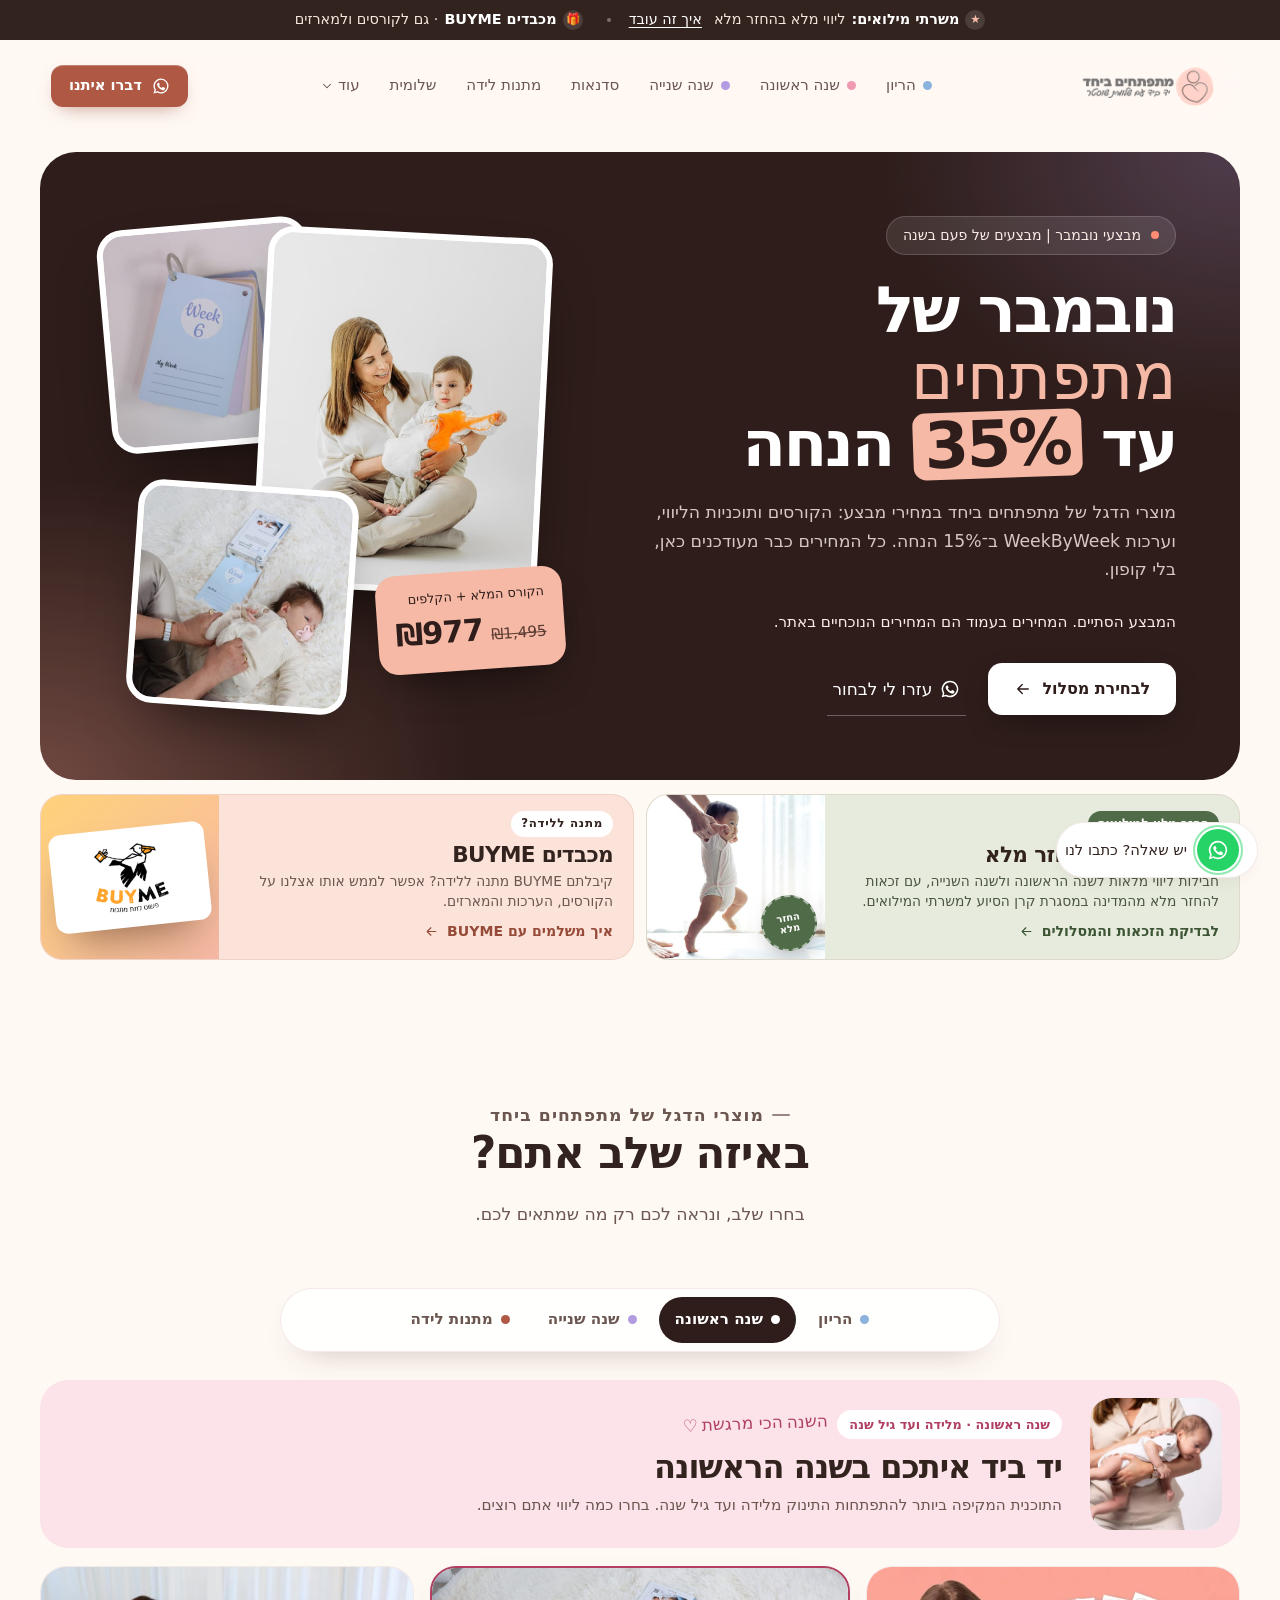
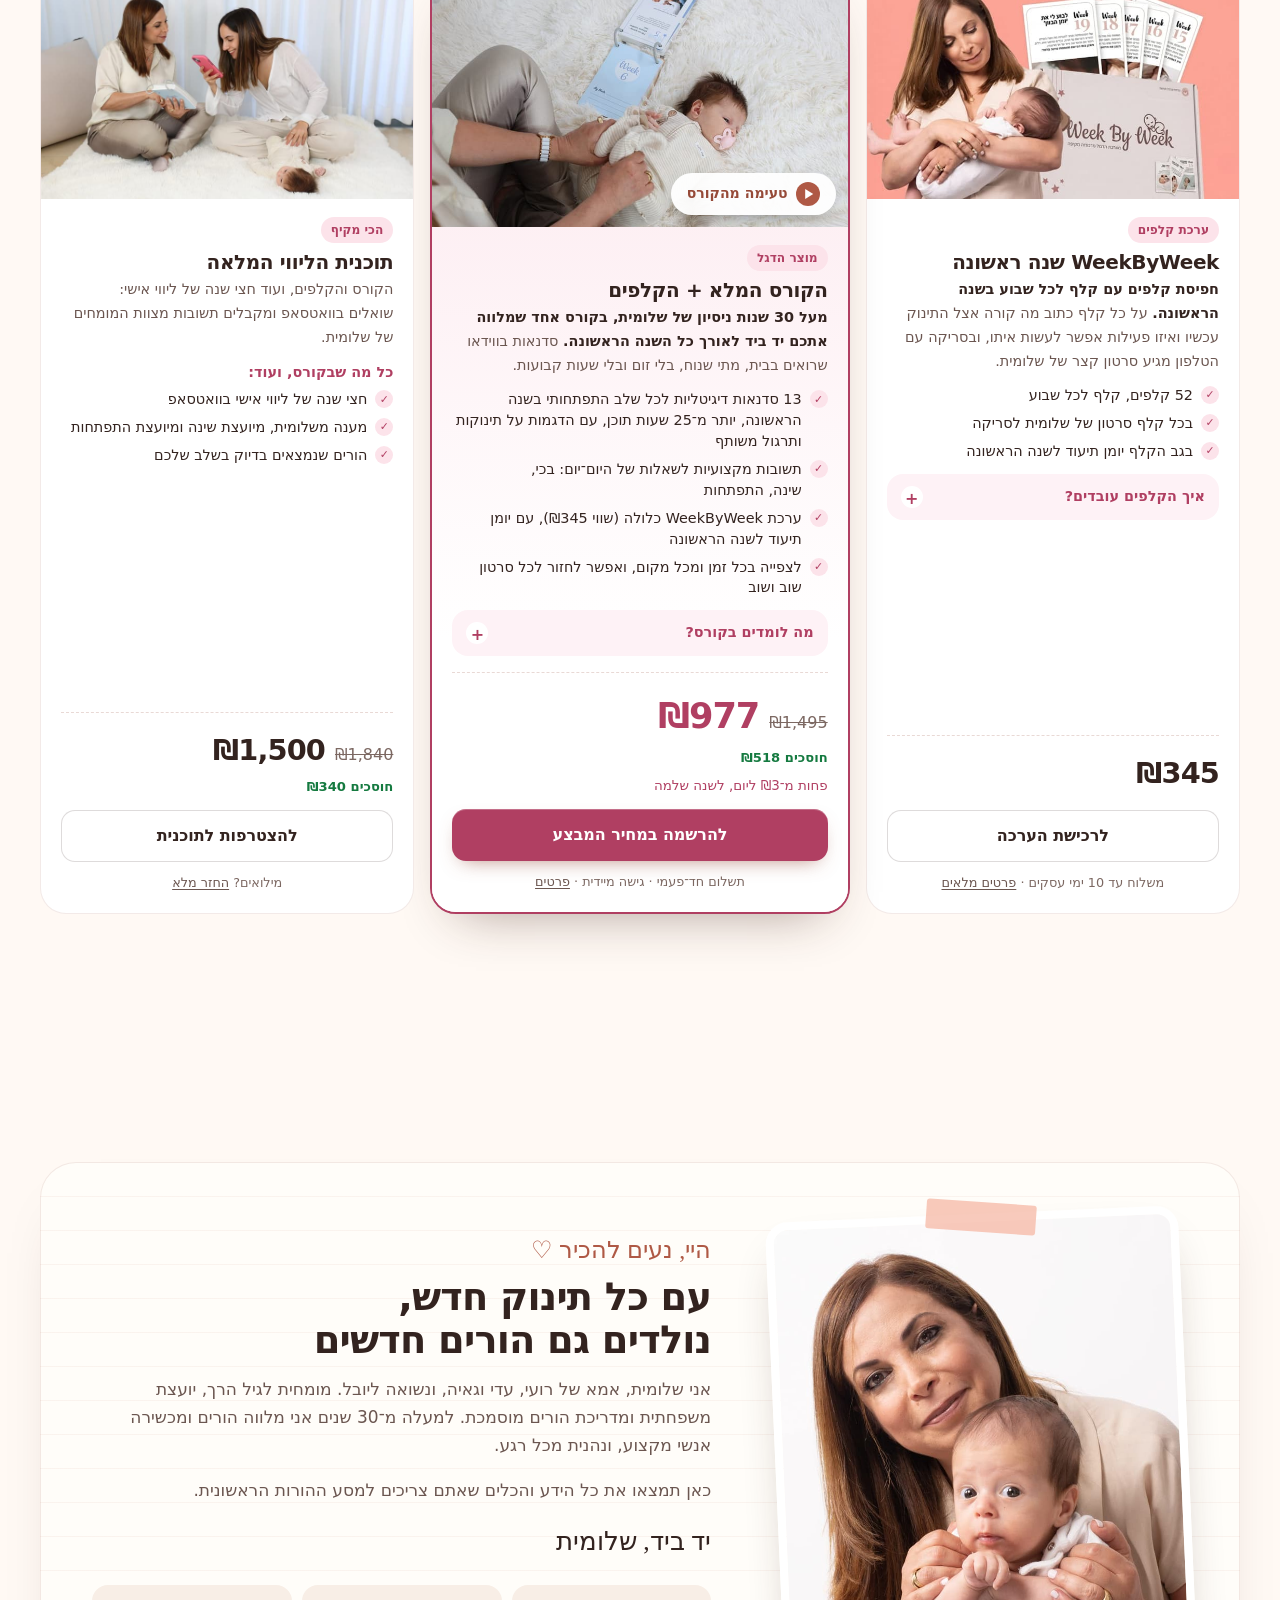
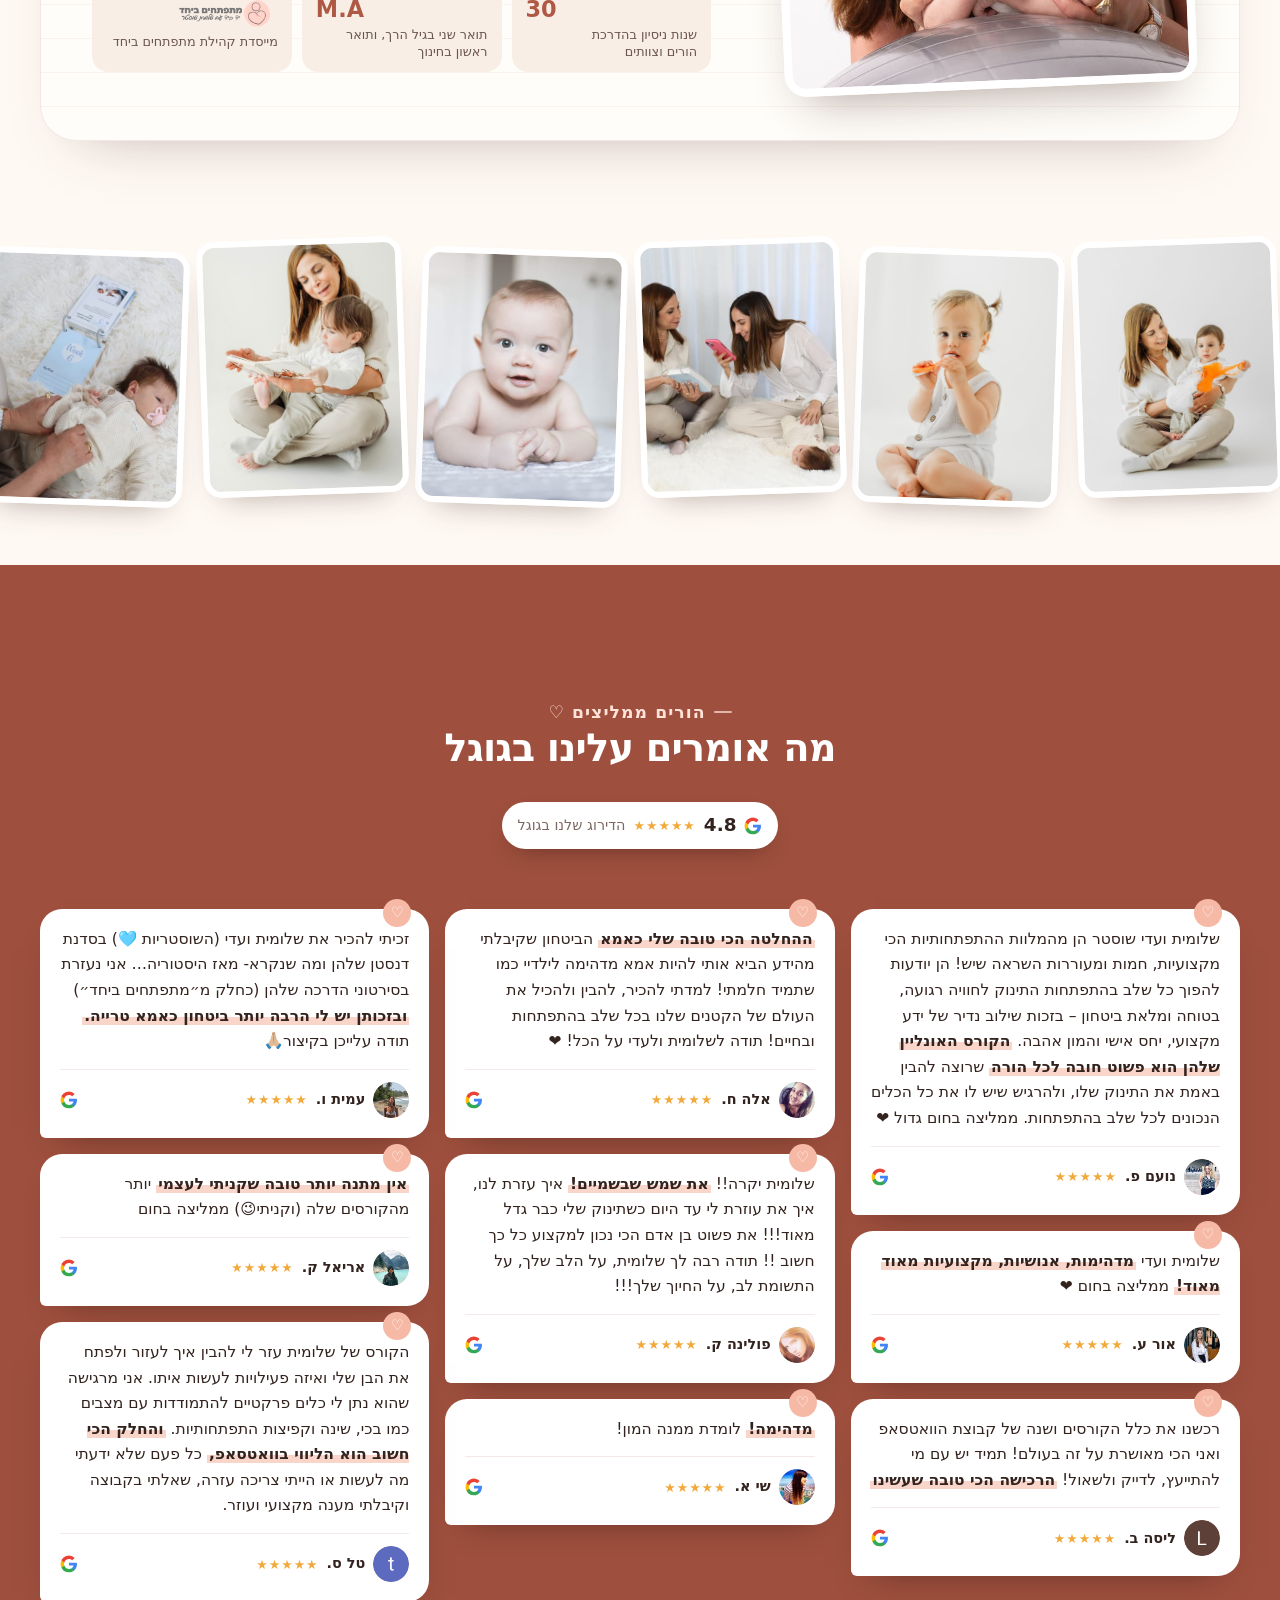
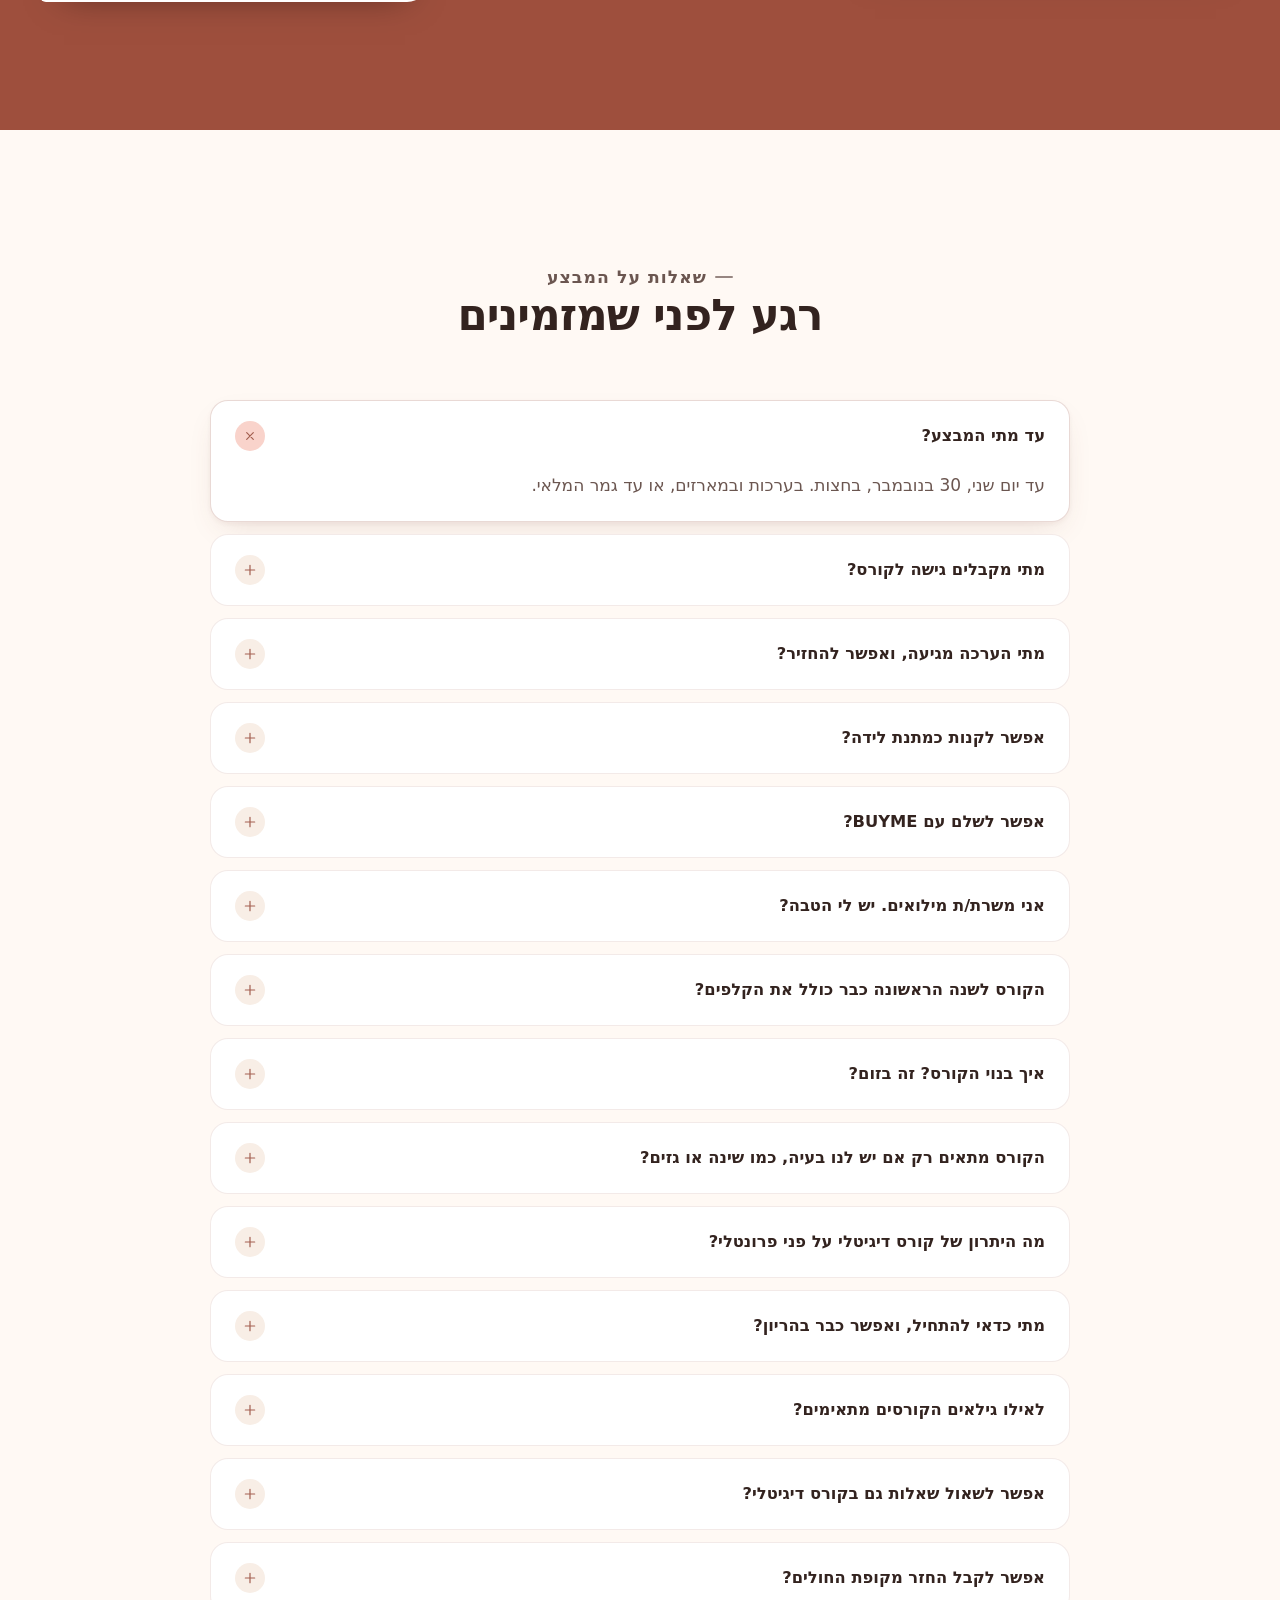
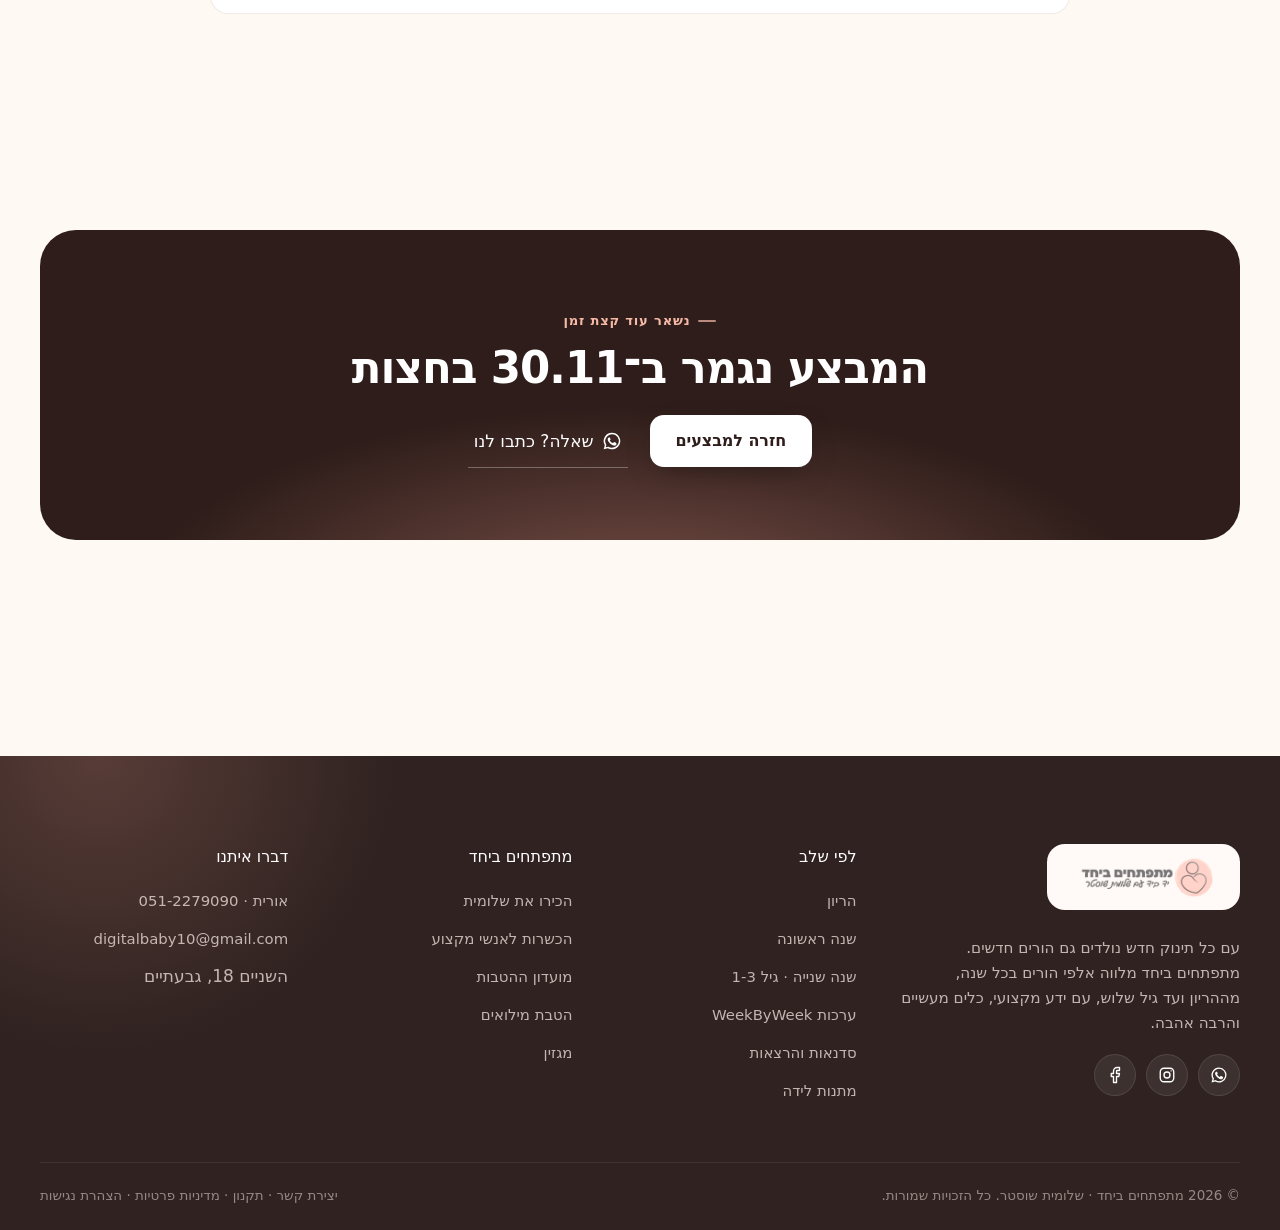
<file: index.html>
<!doctype html>
<html lang="he" dir="rtl">
<head>
<meta http-equiv="Content-Security-Policy" content="default-src 'self'; script-src 'self' https://connect.facebook.net; style-src 'self' 'unsafe-inline' https://fonts.googleapis.com; font-src https://fonts.gstatic.com; img-src 'self' data: https://www.facebook.com; connect-src 'self' https://www.facebook.com https://connect.facebook.net; frame-src https://www.youtube-nocookie.com; object-src 'none'; base-uri 'self'; form-action 'self'">
<meta name="referrer" content="strict-origin-when-cross-origin">
<meta charset="utf-8">
<meta name="viewport" content="width=device-width, initial-scale=1">
<title>מבצעי נובמבר | מתפתחים ביחד · שלומית שוסטר</title>
<meta name="description" content="מבצעי נובמבר של מתפתחים ביחד: הקורסים הדיגיטליים, תוכניות הליווי, ערכות WeekByWeek ומארזי הלידה במחירים מיוחדים, עד 30.11 בחצות.">
<meta property="og:title" content="מבצעי נובמבר · מתפתחים ביחד">
<meta property="og:description" content="הקורסים, תוכניות הליווי והמארזים של שלומית שוסטר במחירים מיוחדים, עד 30.11.">
<meta property="og:image" content="assets/img/sh-play-baby.jpg">
<meta name="theme-color" content="#2E1D1A">
<link rel="icon" href="assets/img/favicon.svg" type="image/svg+xml">
<link rel="preconnect" href="https://fonts.googleapis.com"><link rel="preconnect" href="https://fonts.gstatic.com" crossorigin>
<link href="https://fonts.googleapis.com/css2?family=Google+Sans:wght@400..700&family=Playpen+Sans+Hebrew:wght@400;500&display=swap" rel="stylesheet">
<link rel="preload" as="image" href="assets/img/sh-play-baby.jpg" fetchpriority="high">
<link rel="stylesheet" href="assets/css/style.css?v=f8a23c7f64">
<script type="application/ld+json">
{"@context":"https://schema.org","@type":"FAQPage","mainEntity":[
{"@type":"Question","name":"עד מתי המבצע?","acceptedAnswer":{"@type":"Answer","text":"עד יום שני, 30 בנובמבר, בחצות. בערכות ובמארזים, או עד גמר המלאי."}},
{"@type":"Question","name":"מתי מקבלים גישה לקורס?","acceptedAnswer":{"@type":"Answer","text":"מיד אחרי ההרשמה מקבלים גישה לאתר התוכנית, ואפשר לצפות בכל שעה ומכל מכשיר."}}
]}
</script>
</head>
<body data-page="nov" data-cta-href="#deals" data-cta-label="לבחירת מסלול במחיר מבצע">
<div data-header></div>

<main>
  <!-- ===== 1 · HERO ===== -->
  <section class="nv-hero">
    <div class="container">
      <div class="nv-card">
        <div class="nv-copy">
          <p class="nv-pill reveal"><span class="pulse" aria-hidden="true"></span>מבצעי נובמבר | מבצעים של פעם בשנה</p>
          <h1 class="reveal d1">נובמבר של <span class="hand-word">מתפתחים</span><br>עד <span class="big" data-maxoff>35%</span> הנחה</h1>
          <p class="lead reveal d2">מוצרי הדגל של מתפתחים ביחד במחירי מבצע: הקורסים ותוכניות הליווי, וערכות WeekByWeek ב־15% הנחה. כל המחירים כבר מעודכנים כאן, בלי קופון.</p>
          <div class="nv-count-wrap reveal d3">
            <span class="lbl">המבצע נגמר בעוד</span>
            <div class="nv-count" data-countdown aria-live="off"><span><b>--</b><small>ימים</small></span><span><b>--</b><small>שעות</small></span><span><b>--</b><small>דקות</small></span><span><b>--</b><small>שניות</small></span></div>
            <p class="nv-ended">המבצע הסתיים. המחירים בעמוד הם המחירים הנוכחיים באתר.</p>
          </div>
          <div class="btn-row reveal d4">
            <a class="btn btn--light btn--lg" href="#deals">לבחירת מסלול <i data-icon="arrow"></i></a>
            <a class="nv-help" href="https://wa.me/972512279090?text=%D7%94%D7%99%D7%99%2C%20%D7%90%D7%A9%D7%9E%D7%97%20%D7%9C%D7%A2%D7%96%D7%A8%D7%94%20%D7%91%D7%91%D7%97%D7%99%D7%A8%D7%94%20%D7%9E%D7%9E%D7%91%D7%A6%D7%A2%D7%99%20%D7%A0%D7%95%D7%91%D7%9E%D7%91%D7%A8%20%F0%9F%99%82" target="_blank" rel="noopener"><i data-icon="whatsapp"></i> עזרו לי לבחור</a>
          </div>
        </div>
        <div class="nv-visual" aria-hidden="true">
          <figure class="ph p1"><img src="assets/img/sh-play-baby.jpg" fetchpriority="high" alt="" style="object-position:50% 30%"></figure>
          <figure class="ph p2"><img src="assets/img/preg-kit.jpg" alt=""></figure>
          <figure class="ph p3"><img src="assets/img/kit-in-use.jpg" alt=""></figure>
          <div class="nv-sticker"><span class="nv-scribble" aria-hidden="true">מוצר הדגל ♡</span><small>הקורס המלא + הקלפים</small><span class="price" data-price="fy-course" data-compact><b>₪977</b></span></div>
        </div>
      </div>
      <div class="nv-perks">
        <a class="perk perk--mil reveal" href="reservists.html">
          <div class="perk-txt">
            <span class="badge">החזר מלא למילואים</span>
            <h2>ליווי מלא, עם החזר מלא</h2>
            <p>חבילות ליווי מלאות לשנה הראשונה ולשנה השנייה, עם זכאות להחזר מלא מהמדינה במסגרת קרן הסיוע למשרתי המילואים.</p>
            <span class="go">לבדיקת הזכאות והמסלולים <i data-icon="arrow"></i></span>
          </div>
          <div class="perk-img"><img src="assets/img/fam2.jpg" alt="הורה מחזיק ידיים של תינוק בצעדים ראשונים" loading="lazy" style="object-position:40% 40%"><span class="perk-stamp" aria-hidden="true">החזר<br>מלא</span></div>
        </a>
        <div class="perk perk--buyme reveal d1">
          <div class="perk-txt">
            <span class="badge">מתנה ללידה?</span>
            <h2>מכבדים BUYME</h2>
            <p>קיבלתם BUYME מתנה ללידה? אפשר לממש אותו אצלנו על הקורסים, הערכות והמארזים.</p>
            <a class="go" href="https://wa.me/972512279090?text=%D7%94%D7%99%D7%99%2C%20%D7%90%D7%A9%D7%9E%D7%97%20%D7%9C%D7%A9%D7%9C%D7%9D%20%D7%A2%D7%9D%20BUYME" target="_blank" rel="noopener">איך משלמים עם BUYME <i data-icon="arrow"></i></a>
          </div>
          <div class="perk-img perk-img--card"><div class="gcard"><img src="assets/img/buyme-logo.png" alt="BUYME" width="240" height="240" loading="lazy"></div></div>
        </div>
      </div>
    </div>
  </section>

  <!-- ===== 2 · DEALS, grouped by stage (pregnancy → year 1 → year 2 → gifts) ===== -->
  <section class="section section--tight" id="deals">
    <div class="container">
      <div class="section-head center reveal">
        <p class="eyebrow">מוצרי הדגל של מתפתחים ביחד</p>
        <h2>באיזה שלב אתם?</h2>
        <p>בחרו שלב, ונראה לכם רק מה שמתאים לכם.</p>
      </div>

      <div class="nv-bar" role="group" aria-label="בחירת שלב">
        <div class="nv-tabs">
          <button type="button" data-f="preg" aria-pressed="false" style="--c:var(--st-preg-dot);--bg:var(--st-preg);--fg:var(--st-preg-ink)"><span class="t-img"><img src="assets/img/sh-preg-kit.jpg" alt="" loading="lazy" style="object-position:30% 40%"></span><span class="t-name">הריון</span><span class="t-sub">עד הלידה</span></button>
          <button type="button" data-f="y1" aria-pressed="false" style="--c:var(--st-y1-dot);--bg:var(--st-y1);--fg:var(--st-y1-ink)"><span class="t-img"><img src="assets/img/shlomit-hold.jpg" alt="" loading="lazy" style="object-position:50% 35%"></span><span class="t-name">שנה ראשונה</span><span class="t-sub">מלידה עד גיל שנה</span></button>
          <button type="button" data-f="y2" aria-pressed="false" style="--c:var(--st-y2-dot);--bg:var(--st-y2);--fg:var(--st-y2-ink)"><span class="t-img"><img src="assets/img/story-y2.jpg" alt="" loading="lazy"></span><span class="t-name">שנה שנייה</span><span class="t-sub">מגיל שנה עד 3</span></button>
          <button type="button" data-f="gift" aria-pressed="false" style="--c:var(--accent);--bg:var(--warm);--fg:var(--accent-700)"><span class="t-img"><img src="assets/img/prod-telush-box.jpg" alt="" loading="lazy" style="object-position:50% 45%"></span><span class="t-name">מתנות לידה</span><span class="t-sub">מארזים ומתנות</span></button>
        </div>
      </div>

      <!-- Pregnancy -->
      <section class="nv-group s-preg" data-cat="preg" id="g-preg" aria-labelledby="g-preg-h">
        <header class="nv-ghead reveal">
          <div class="gph"><img src="assets/img/sh-preg-kit.jpg" alt="" loading="lazy" style="object-position:30% 40%"></div>
          <div class="gtxt">
            <span class="gtag">הריון</span><span class="gnote">עולם שלם נבנה בתוכך ♡</span>
            <h3 id="g-preg-h">תשעה חודשים של המסע המרגש ביותר</h3>
            <p>ליווי, ידע וחיבור למה שקורה בגוף ובנפש, שבוע אחר שבוע עד הלידה, והכנה לחודשים הראשונים.</p>
          </div>
        </header>
        <div class="tiers3 tiers3--two">
          <article class="t3 reveal">
            <div class="t3-img"><img src="assets/img/preg-kit.jpg" alt="ערכת WeekByWeek להריון" loading="lazy"></div>
            <div class="t3-body">
              <span class="t3-kind">ערכת קלפים</span>
              <h4>WeekByWeek הריון</h4>
              <p class="t3-for"><b>חפיסת קלפים שמלווה את ההריון שבוע אחרי שבוע, מהפסים הראשונים ועד הלידה.</b> בכל קלף מסבירים מה קורה אצל העובר ואצלך, ובסריקה עם הטלפון מקבלים סרטונים קצרים.</p>
              <ul class="ticks">
                <li>קלף חדש בכל שבוע, עם שני סרטונים לצפייה</li>
                <li>מה עובר על העובר, וסרטון עם מומחה השבוע</li>
                <li>טיפים מעשיים לשינויים בגוף</li>
              </ul>
              <div class="t3-buy">
                <div class="price" data-price="wbw-pregnancy"><b>₪420</b></div>
                <a class="btn btn--primary btn--block" href="#" data-buy="wbw-pregnancy">לרכישת הערכה</a>
                <p class="t3-note">משלוח עד 10 ימי עסקים · <a href="product-weekbyweek-pregnancy.html">פרטים מלאים</a></p>
              </div>
            </div>
          </article>
          <article class="t3 reveal d1">
            <div class="t3-img"><img src="assets/img/shlomit-cradle.jpg" alt="שלומית מחזיקה תינוק בתנוחת ערסול" loading="lazy" style="object-position:50% 40%"></div>
            <div class="t3-body">
              <span class="t3-kind">קורס דיגיטלי</span>
              <h4>Welcome Baby</h4>
              <p class="t3-for"><b>קורס קצר של שלומית בסרטונים, שמכין אתכם לחודשים הראשונים עם התינוק.</b> רואים מתי שנוח, מכל מכשיר.</p>
              <ul class="ticks">
                <li>הקורס הדיגיטלי לחודשים הראשונים</li>
                <li>כולל ליווי לשלושה חודשים</li>
                <li>מומלץ כבר מסוף ההריון</li>
              </ul>
              <div class="t3-buy">
                <div class="price" data-price="welcome-baby"><b>₪500</b></div>
                <a class="btn btn--primary btn--block" href="#" data-buy="welcome-baby">להרשמה לקורס</a>
                <p class="t3-note">גישה מיידית · <a href="product-welcome-baby-course.html">פרטים מלאים</a></p>
              </div>
            </div>
          </article>
        </div>
      </section>

      <!-- Year 1 -->
      <section class="nv-group s-y1" data-cat="y1" id="g-y1" aria-labelledby="g-y1-h">
        <header class="nv-ghead reveal">
          <div class="gph"><img src="assets/img/shlomit-hold.jpg" alt="" loading="lazy" style="object-position:45% 35%"></div>
          <div class="gtxt">
            <span class="gtag">שנה ראשונה · מלידה ועד גיל שנה</span><span class="gnote">השנה הכי מרגשת ♡</span>
            <h3 id="g-y1-h">יד ביד איתכם בשנה הראשונה</h3>
            <p>התוכנית המקיפה ביותר להתפתחות התינוק מלידה ועד גיל שנה. בחרו כמה ליווי אתם רוצים.</p>
          </div>
        </header>
        <div class="tiers3">
          <article class="t3 reveal">
            <div class="t3-img"><img src="assets/img/wbw-year1-shlomit.jpg" alt="שלומית שוסטר מחזיקה תינוק ליד ערכת WeekByWeek לשנה הראשונה" loading="lazy" style="object-position:42% 40%"></div>
            <div class="t3-body">
              <span class="t3-kind">ערכת קלפים</span>
              <h4>WeekByWeek שנה ראשונה</h4>
              <p class="t3-for"><b>חפיסת קלפים עם קלף לכל שבוע בשנה הראשונה.</b> על כל קלף כתוב מה קורה אצל התינוק עכשיו ואיזו פעילות אפשר לעשות איתו, ובסריקה עם הטלפון מגיע סרטון קצר של שלומית.</p>
              <ul class="ticks">
                <li>52 קלפים, קלף לכל שבוע</li>
                <li>בכל קלף סרטון של שלומית לסריקה</li>
                <li>בגב הקלף יומן תיעוד לשנה הראשונה</li>
              </ul>
              <details class="t3-more">
                <summary>איך הקלפים עובדים?</summary>
                <div class="cardhow">
                  <video controls playsinline preload="none" poster="assets/video/cards-how-poster.jpg" src="assets/video/cards-how.mp4" data-track-video="CardsVideoPlay" aria-label="שלומית מראה איך הקלפים עובדים"></video>
                  <p class="cardhow-cap">שלומית מראה איך הקלפים עובדים, בפחות מדקה</p>
                  <p class="t3-topics-h">בכל קלף יש:</p>
                  <ul class="ticks ticks--sm">
                    <li><b>נושא השבוע:</b> מה חשוב לדעת ולעשות עכשיו, בשבוע הזה של התינוק</li>
                    <li><b>קוד לסרטון:</b> סורקים עם הטלפון, ושלומית מסבירה ומראה בפשטות</li>
                    <li><b>מקום לזיכרון:</b> בגב הקלף כותבים ומתעדים רגעים שלא חוזרים</li>
                  </ul>
                  <figure class="cardhow-fig">
                    <img src="assets/img/cards-how/card-week4.jpg" alt="קלף לדוגמה: שבוע 4, להיות כמו נמר על העץ" width="280" loading="lazy">
                    <figcaption>קלף לדוגמה, שבוע 4: "נמר על העץ", תנוחה שמקלה על גזים וכאבי בטן. סורקים וצופים איך עושים אותה.</figcaption>
                  </figure>
                  <p class="cardhow-end">52 קלפים ו־52 סרטוני הדרכה, ארוזים יפה, ולכן הערכה מתאימה גם כמתנה.</p>
                </div>
              </details>
              <div class="t3-buy">
                <div class="price" data-price="wbw-year1"><b>₪345</b></div>
                <a class="btn btn--ghost btn--block" href="#" data-buy="wbw-year1">לרכישת הערכה</a>
                <p class="t3-note">משלוח עד 10 ימי עסקים · <a href="product-weekbyweek-first-year.html">פרטים מלאים</a></p>
              </div>
            </div>
          </article>
          <article class="t3 t3--best reveal d1">
            <div class="t3-img"><img src="assets/img/kit-in-use.jpg" alt="קלף WeekByWeek ליד תינוק על שטיח" loading="lazy"><button type="button" class="t3-play" data-yt="xFSDejbcIrU" data-yt-title="טעימה מהקורס: האמבטיה הראשונה"><span aria-hidden="true">▶</span> טעימה מהקורס</button></div>
            <div class="t3-body">
              <span class="t3-kind">מוצר הדגל</span>
              <h4>הקורס המלא + הקלפים</h4>
              <p class="t3-for"><b>מעל 30 שנות ניסיון של שלומית, בקורס אחד שמלווה אתכם יד ביד לאורך כל השנה הראשונה.</b> סדנאות בווידאו שרואים בבית, מתי שנוח, בלי זום ובלי שעות קבועות.</p>
              <ul class="ticks">
                <li>13 סדנאות דיגיטליות לכל שלב התפתחותי בשנה הראשונה, יותר מ־25 שעות תוכן, עם הדגמות על תינוקות ותרגול משותף</li>
                <li>תשובות מקצועיות לשאלות של היום־יום: בכי, שינה, התפתחות</li>
                <li>ערכת WeekByWeek כלולה (שווי ₪345), עם יומן תיעוד לשנה הראשונה</li>
                <li>לצפייה בכל זמן ומכל מקום, ואפשר לחזור לכל סרטון שוב ושוב</li>
              </ul>
              <details class="t3-more">
                <summary>מה לומדים בקורס?</summary>
                <ul class="ticks ticks--sm">
                  <li>להרגיע דרך מגע ועיסוי</li>
                  <li>להעניק לתינוק תחושת ביטחון</li>
                  <li>לעודד התפתחות מוטורית ושכלית</li>
                  <li>כלים פרקטיים להתמודדות עם בכי</li>
                  <li>להקנות הרגלי שינה טובים</li>
                </ul>
                <p class="t3-topics-h">הקורס מתאים לכל מי שרוצה להבין את התינוק שלו במקום לנחש: לא רק כשיש בעיה, אלא כדי להגיע לכל שלב מוכנים ובטוחים. כדאי להתחיל מוקדם, גם בהריון.</p>
                <p class="t3-topics-h">13 הסדנאות:</p>
                <div class="t3-topics"><span>התמודדות עם בכי</span><span>התפתחות שכלית</span><span>עיסוי תינוקות</span><span>סדר יום ושינה</span><span>התפתחות מוטורית</span><span>התפתחות רגשית</span><span>בייבי יוגה</span><span>שירים ודקלומים</span><span>שלומית מארחת מומחים</span><span>עזרה ראשונה והחייאה</span><span>בטיחות בבית</span><span>אמבטיה ראשונה</span><span>בחירת גן והסתגלות</span></div>
              </details>
              <div class="t3-buy">
                <div class="price" data-price="fy-course"><b>₪977</b></div>
                <p class="t3-anchor">פחות מ־₪3 ליום, לשנה שלמה</p>
                <a class="btn btn--primary btn--block btn--lg" href="#" data-buy="fy-course">להרשמה במחיר המבצע</a>
                <p class="t3-note">תשלום חד־פעמי · גישה מיידית · <a href="first-year.html">פרטים</a></p>
              </div>
            </div>
          </article>
          <article class="t3 reveal d2">
            <div class="t3-img"><img src="assets/img/sh-scan-card.jpg" alt="שלומית ואמא עם תינוק סורקות קלף" loading="lazy" style="object-position:40% 40%"></div>
            <div class="t3-body">
              <span class="t3-kind">הכי מקיף</span>
              <h4>תוכנית הליווי המלאה</h4>
              <p class="t3-for">הקורס והקלפים, ועוד חצי שנה של ליווי אישי: שואלים בוואטסאפ ומקבלים תשובות מצוות המומחים של שלומית.</p>
              <ul class="ticks">
                <li class="lead-in">כל מה שבקורס, ועוד:</li>
                <li>חצי שנה של ליווי אישי בוואטסאפ</li>
                <li>מענה משלומית, מיועצת שינה ומיועצת התפתחות</li>
                <li>הורים שנמצאים בדיוק בשלב שלכם</li>
              </ul>
              <div class="t3-buy">
                <div class="price" data-price="fy-plan"><b>₪1,500</b></div>
                <a class="btn btn--ghost btn--block" href="#" data-buy="fy-plan">להצטרפות לתוכנית</a>
                <p class="t3-note">מילואים? <a href="reservists.html">החזר מלא</a></p>
              </div>
            </div>
          </article>
        </div>
      </section>

      <!-- Year 2 -->
      <section class="nv-group s-y2" data-cat="y2" id="g-y2" aria-labelledby="g-y2-h">
        <header class="nv-ghead reveal">
          <div class="gph"><img src="assets/img/sh-read-toddler.jpg" alt="" loading="lazy" style="object-position:50% 30%"></div>
          <div class="gtxt">
            <span class="gtag">שנה שנייה · מגיל שנה עד 3</span><span class="gnote">מתינוק לפעוט ♡</span>
            <h3 id="g-y2-h">יד ביד איתכם בשנה השנייה</h3>
            <p>כל הידע שצריך בתקופה שהבייבי הופך לפעוט: גבולות, שפה, עצמאות, ומאגר פעילויות לכל שלב.</p>
          </div>
        </header>
        <div class="tiers3">
          <article class="t3 reveal">
            <div class="t3-img"><img src="assets/img/card-year2.jpg" alt="ערכת WeekByWeek לשנה השנייה" loading="lazy"></div>
            <div class="t3-body">
              <span class="t3-kind">ערכת קלפים</span>
              <h4>WeekByWeek שנה שנייה</h4>
              <p class="t3-for"><b>חפיסת קלפים עם פעילות חדשה בכל קלף, מגיל שנה עד שנתיים.</b> לכל פעילות יש הסבר קצר, ובסריקה עם הטלפון שלומית מראה בסרטון איך עושים.</p>
              <ul class="ticks">
                <li>פעילות חדשה בכל קלף</li>
                <li>לעידוד כל תחומי ההתפתחות של פעוטות</li>
                <li>סרטון הסבר של שלומית לסריקה</li>
              </ul>
              <div class="t3-buy">
                <div class="price" data-price="wbw-year2"><b>₪345</b></div>
                <a class="btn btn--ghost btn--block" href="#" data-buy="wbw-year2">לרכישת הערכה</a>
                <p class="t3-note">משלוח עד 10 ימי עסקים · <a href="product-weekbyweek-second-year.html">פרטים מלאים</a></p>
              </div>
            </div>
          </article>
          <article class="t3 t3--best reveal d1">
            <div class="t3-img"><img src="assets/img/toddler-play.jpg" alt="פעוטה משחקת" loading="lazy" style="object-position:50% 45%"></div>
            <div class="t3-body">
              <span class="t3-kind">מוצר הדגל</span>
              <h4>קורס השנה השנייה + קלפים</h4>
              <p class="t3-for"><b>גבולות באהבה, התקפי זעם ועצמאות: קורס בסרטונים שמלווה אתכם בתקופה שבה התינוק הופך לפעוט.</b> צופים מתי שנוח, ופעם בחודש נפגשים בזום עם שלומית ואנשי מקצוע.</p>
              <ul class="ticks">
                <li>כלים מעשיים לגבולות, להתקפי זעם ולפרידה מחיתולים וממוצץ</li>
                <li>10 סדנאות מעשיות והרצאות, ויותר מ־150 פעילויות לפי שלבי התפתחות</li>
                <li>53 קלפים וסרטונים בערכת WeekByWeek 2, במתנה</li>
                <li>מפגשי העשרה חודשיים בזום עם שלומית ואנשי מקצוע: הקורס גדל איתכם</li>
              </ul>
              <details class="t3-more">
                <summary>מה לומדים בקורס?</summary>
                <ul class="ticks ticks--sm">
                  <li>הגישה המונטסורית, עם עשרות פעילויות</li>
                  <li>התקפי זעם, גבולות ועידוד לעצמאות</li>
                  <li>מוטוריקה גסה ועדינה, שפה ותקשורת</li>
                  <li>בחירת מסגרת והסתגלות לגן</li>
                  <li>פרידה מחיתולים וממוצץ</li>
                </ul>
                <p class="t3-topics-h">הקורס מתאים להורים שרוצים להכיר את הגישה המונטסורית, לקבל רעיונות לפעילויות, ולדעת איך מתמודדים עם גבולות והתקפי זעם בלי להרגיש לבד בזה.</p>
              </details>
              <div class="t3-buy">
                <div class="price" data-price="td-course"><b>₪977</b></div>
                <p class="t3-anchor">פחות מ־₪3 ליום, לשנה שלמה</p>
                <a class="btn btn--primary btn--block btn--lg" href="#" data-buy="td-course">להרשמה במחיר המבצע</a>
                <p class="t3-note">תשלום חד־פעמי · גישה מיידית · <a href="toddlers.html">פרטים</a></p>
              </div>
            </div>
          </article>
          <article class="t3 reveal d2">
            <div class="t3-img"><img src="assets/img/toddler-chair.jpg" alt="פעוט יושב בכיסא אוכל" loading="lazy" style="object-position:50% 30%"></div>
            <div class="t3-body">
              <span class="t3-kind">הכי מקיף</span>
              <h4>תוכנית הליווי לגיל 1-3</h4>
              <p class="t3-for">הקורס והקלפים, ועוד חצי שנה של ליווי אישי: שואלים בוואטסאפ ומקבלים תשובות מצוות המומחים של שלומית.</p>
              <ul class="ticks">
                <li class="lead-in">כל מה שבקורס, ועוד:</li>
                <li>חצי שנה של ליווי בקבוצת וואטסאפ</li>
                <li>מענה מצוות המומחים בהובלת שלומית</li>
                <li>פגישה אישית במחיר מוזל</li>
              </ul>
              <div class="t3-buy">
                <div class="price" data-price="td-plan"><b>₪1,500</b></div>
                <a class="btn btn--ghost btn--block" href="#" data-buy="td-plan">להצטרפות לתוכנית</a>
                <p class="t3-note">מילואים? <a href="reservists.html">החזר מלא</a></p>
              </div>
            </div>
          </article>
        </div>
      </section>

      <!-- Birth gifts -->
      <section class="nv-group s-gift" data-cat="gift" id="g-gift" aria-labelledby="g-gift-h">
        <header class="nv-ghead reveal">
          <div class="gph"><img src="assets/img/prod-telush-box.jpg" alt="" loading="lazy"></div>
          <div class="gtxt">
            <span class="gtag">מתנות לידה</span><span class="gnote">מתנה עם משמעות ♡</span>
            <h3 id="g-gift-h">מתנה שההורים באמת משתמשים בה</h3>
            <p>מארזים עם ערכת WeekByWeek, שמלווים את המשפחה לאורך כל השנה. אפשר גם עם BUYME.</p>
          </div>
        </header>
        <div class="gift-grid">
          <article class="t3 t3--feat reveal">
            <div class="t3-img"><img src="assets/img/prod-telush-box.jpg" alt="מארז מתפתחים × טלוש" loading="lazy"></div>
            <div class="t3-body">
              <span class="t3-kind">מתנת לידה</span>
              <h4>מארז מתפתחים × טלוש</h4>
              <p class="t3-for">מתנת הלידה שתלווה גם את ההורה וגם את הבייבי ברגעים החשובים של השנה הראשונה</p>
              <ul class="ticks">
                <li>ערכת WeekByWeek: 52 קלפים עם סרטון של שלומית</li>
                <li>טטרא ענק ו־2 חיתולי טטרא רכים</li>
                <li>רעשן עץ מונטסורי</li>
                <li>סט מברשת ומסרק במבוק</li>
                <li>באני שמיכי טטרא רך</li>
                <li>בקבוק נירוסטה וקייס מגבונים מבד כותנה</li>
              </ul>
              <div class="t3-buy"><div class="price" data-price="gift-telush-box"><b>₪750</b></div><a class="btn btn--primary" href="#" data-buy="gift-telush-box">לרכישת המארז</a></div>
            </div>
          </article>
          <article class="t3 t3--mini reveal">
            <div class="t3-img"><img src="assets/img/prod-first-year-box.jpg" alt="My first year box" loading="lazy"><span class="t3-new">חדש</span></div>
            <div class="t3-body"><h4>My first year box</h4><p class="t3-for">WeekByWeek, שמיכה סרוגה מכותנה אורגנית, טטרה במבוק, ארנבון ונשכן</p>
              <div class="t3-buy"><div class="price" data-price="gift-first-year-box" data-compact><b>₪699</b></div><a class="btn btn--primary btn--sm" href="#" data-buy="gift-first-year-box">לרכישה</a></div></div>
          </article>
          <article class="t3 t3--mini reveal d1">
            <div class="t3-img"><img src="assets/img/prod-mom-box.jpg" alt="מארז מושלם ליולדת" loading="lazy"></div>
            <div class="t3-body"><h4>מארז מושלם ליולדת</h4><p class="t3-for">52 קלפי WeekByWeek ומוצרי טיפוח טבעיים לתינוק</p>
              <div class="t3-buy"><div class="price" data-price="gift-mom-box-premium" data-compact><b>₪594</b></div><a class="btn btn--primary btn--sm" href="#" data-buy="gift-mom-box-premium">לרכישה</a></div></div>
          </article>
          <article class="t3 t3--mini reveal d2">
            <div class="t3-img"><img src="assets/img/prod-double-kit.jpg" alt="WeekByWeek הערכה הכפולה" loading="lazy" style="object-position:50% 80%"></div>
            <div class="t3-body"><h4>WeekByWeek הערכה הכפולה</h4><p class="t3-for">השנה הראשונה והשנה השנייה יחד</p>
              <div class="t3-buy"><div class="price" data-price="wbw-double" data-compact><b>₪629</b></div><a class="btn btn--primary btn--sm" href="#" data-buy="wbw-double">לרכישה</a></div></div>
          </article>
          <article class="t3 t3--mini reveal">
            <div class="t3-img"><img src="assets/img/cards-y2-mock.jpg" alt="הערכה המושלמת לשנה השנייה" loading="lazy"></div>
            <div class="t3-body"><h4>הערכה המושלמת לשנה השנייה</h4><p class="t3-for">WeekByWeek 2 וערכת "מילים ראשונות", מתנה ליום הולדת שנה</p>
              <div class="t3-buy"><div class="price" data-price="y2-perfect-kit" data-compact><b>₪335</b></div><a class="btn btn--primary btn--sm" href="#" data-buy="y2-perfect-kit">לרכישה</a></div></div>
          </article>
        </div>
      </section>
    </div>
  </section>

  <!-- ===== 4 · A LETTER FROM SHLOMIT ===== -->
  <section class="section section--tight">
    <div class="container">
      <div class="nv-letter reveal">
        <div class="nl-photo">
          <img src="assets/img/shlomit-baby2.jpg" alt="שלומית שוסטר מחזיקה תינוק" loading="lazy">
          <span class="nl-tape" aria-hidden="true"></span>
        </div>
        <div class="nl-body">
          <p class="hello">היי, נעים להכיר ♡</p>
          <h2>עם כל תינוק חדש, נולדים גם הורים חדשים</h2>
          <p>אני שלומית, אמא של רועי, עדי וגאיה, ונשואה ליובל. מומחית לגיל הרך, יועצת משפחתית ומדריכת הורים מוסמכת. למעלה מ־30 שנים אני מלווה הורים ומכשירה אנשי מקצוע, ונהנית מכל רגע.</p>
          <p>כאן תמצאו את כל הידע והכלים שאתם צריכים למסע ההורות הראשונית.</p>
          <p class="sign">יד ביד, שלומית</p>
          <ul class="nl-creds">
            <li><b>30</b><span>שנות ניסיון בהדרכת הורים וצוותים</span></li>
            <li><b>M.A</b><span>תואר שני בגיל הרך, ותואר ראשון בחינוך</span></li>
            <li class="has-logo"><img src="assets/img/logo.png" alt="מתפתחים ביחד" width="112" height="32" loading="lazy"><span>מייסדת קהילת מתפתחים ביחד</span></li>
          </ul>
        </div>
      </div>
    </div>
  </section>

  <!-- photo strip -->
  <div class="nv-strip" aria-hidden="true">
    <div class="track">
      <img src="assets/img/sh-play-baby.jpg" alt="" loading="lazy"><img src="assets/img/toddler-eat.jpg" alt="" loading="lazy"><img src="assets/img/sh-scan-card.jpg" alt="" loading="lazy"><img src="assets/img/fam9.jpg" alt="" loading="lazy"><img src="assets/img/sh-read-toddler.jpg" alt="" loading="lazy"><img src="assets/img/kit-in-use.jpg" alt="" loading="lazy"><img src="assets/img/fam2.jpg" alt="" loading="lazy"><img src="assets/img/shlomit-kiss.jpg" alt="" loading="lazy">
      <img src="assets/img/sh-play-baby.jpg" alt="" loading="lazy"><img src="assets/img/toddler-eat.jpg" alt="" loading="lazy"><img src="assets/img/sh-scan-card.jpg" alt="" loading="lazy"><img src="assets/img/fam9.jpg" alt="" loading="lazy"><img src="assets/img/sh-read-toddler.jpg" alt="" loading="lazy"><img src="assets/img/kit-in-use.jpg" alt="" loading="lazy"><img src="assets/img/fam2.jpg" alt="" loading="lazy"><img src="assets/img/shlomit-kiss.jpg" alt="" loading="lazy">
    </div>
  </div>

  <!-- ===== 5 · VOICES: real Google reviews (Google Business Profile, verbatim; names shortened) ===== -->
  <section class="section section--brand nv-voices" style="overflow:hidden">
    <div class="container">
      <div class="section-head center reveal">
        <p class="eyebrow">הורים ממליצים ♡</p>
        <h2>מה אומרים עלינו בגוגל</h2>
        <a class="g-badge" href="https://maps.google.com/?cid=18266684953389879065" target="_blank" rel="noopener"><svg class="g" viewBox="0 0 24 24" aria-hidden="true"><path fill="#4285F4" d="M22.6 12.2c0-.7-.1-1.4-.2-2H12v3.9h6a5.1 5.1 0 0 1-2.2 3.3v2.7h3.6c2-1.9 3.2-4.7 3.2-7.9Z"/><path fill="#34A853" d="M12 23c3 0 5.5-1 7.4-2.7l-3.6-2.8c-1 .7-2.3 1.1-3.8 1.1-2.9 0-5.4-2-6.3-4.6H2v2.9A11 11 0 0 0 12 23Z"/><path fill="#FBBC05" d="M5.7 14a6.6 6.6 0 0 1 0-4.2V7H2a11 11 0 0 0 0 9.9L5.7 14Z"/><path fill="#EA4335" d="M12 5.4c1.6 0 3.1.6 4.3 1.7l3.2-3.2A11 11 0 0 0 2 7l3.7 2.9C6.6 7.3 9.1 5.4 12 5.4Z"/></svg><b>4.8</b><span class="st">★★★★★</span><span>הדירוג שלנו בגוגל</span></a>
      </div>
      <div class="nv-wall">
<div class="nv-col">
<blockquote class="msg reveal"><p>שלומית ועדי שוסטר הן מהמלוות ההתפתחותיות הכי מקצועיות, חמות ומעוררות השראה שיש! הן יודעות להפוך כל שלב בהתפתחות התינוק לחוויה רגועה, בטוחה ומלאת ביטחון – בזכות שילוב נדיר של ידע מקצועי, יחס אישי והמון אהבה. <mark>הקורס האונליין שלהן הוא פשוט חובה לכל הורה</mark> שרוצה להבין באמת את התינוק שלו, ולהרגיש שיש לו את כל הכלים הנכונים לכל שלב בהתפתחות. ממליצה בחום גדול ❤️</p><footer><img class="av" src="assets/img/reviews/noam.png" alt="" width="36" height="36" loading="lazy"><b>נועם פ.</b><span class="st" aria-label="5 כוכבים">★★★★★</span><svg class="g" viewBox="0 0 24 24" aria-hidden="true"><path fill="#4285F4" d="M22.6 12.2c0-.7-.1-1.4-.2-2H12v3.9h6a5.1 5.1 0 0 1-2.2 3.3v2.7h3.6c2-1.9 3.2-4.7 3.2-7.9Z"/><path fill="#34A853" d="M12 23c3 0 5.5-1 7.4-2.7l-3.6-2.8c-1 .7-2.3 1.1-3.8 1.1-2.9 0-5.4-2-6.3-4.6H2v2.9A11 11 0 0 0 12 23Z"/><path fill="#FBBC05" d="M5.7 14a6.6 6.6 0 0 1 0-4.2V7H2a11 11 0 0 0 0 9.9L5.7 14Z"/><path fill="#EA4335" d="M12 5.4c1.6 0 3.1.6 4.3 1.7l3.2-3.2A11 11 0 0 0 2 7l3.7 2.9C6.6 7.3 9.1 5.4 12 5.4Z"/></svg></footer></blockquote>
<blockquote class="msg reveal d2"><p>שלומית ועדי <mark>מדהימות, אנושיות, מקצועיות מאוד מאוד!</mark> ממליצה בחום ❤️</p><footer><img class="av" src="assets/img/reviews/or.png" alt="" width="36" height="36" loading="lazy"><b>אור ע.</b><span class="st" aria-label="5 כוכבים">★★★★★</span><svg class="g" viewBox="0 0 24 24" aria-hidden="true"><path fill="#4285F4" d="M22.6 12.2c0-.7-.1-1.4-.2-2H12v3.9h6a5.1 5.1 0 0 1-2.2 3.3v2.7h3.6c2-1.9 3.2-4.7 3.2-7.9Z"/><path fill="#34A853" d="M12 23c3 0 5.5-1 7.4-2.7l-3.6-2.8c-1 .7-2.3 1.1-3.8 1.1-2.9 0-5.4-2-6.3-4.6H2v2.9A11 11 0 0 0 12 23Z"/><path fill="#FBBC05" d="M5.7 14a6.6 6.6 0 0 1 0-4.2V7H2a11 11 0 0 0 0 9.9L5.7 14Z"/><path fill="#EA4335" d="M12 5.4c1.6 0 3.1.6 4.3 1.7l3.2-3.2A11 11 0 0 0 2 7l3.7 2.9C6.6 7.3 9.1 5.4 12 5.4Z"/></svg></footer></blockquote>
<blockquote class="msg reveal d2"><p>רכשנו את כלל הקורסים ושנה של קבוצת הוואטסאפ ואני הכי מאושרת על זה בעולם! תמיד יש עם מי להתייעץ, לדייק ולשאול! <mark>הרכישה הכי טובה שעשינו</mark></p><footer><img class="av" src="assets/img/reviews/lisa.png" alt="" width="36" height="36" loading="lazy"><b>ליסה ב.</b><span class="st" aria-label="5 כוכבים">★★★★★</span><svg class="g" viewBox="0 0 24 24" aria-hidden="true"><path fill="#4285F4" d="M22.6 12.2c0-.7-.1-1.4-.2-2H12v3.9h6a5.1 5.1 0 0 1-2.2 3.3v2.7h3.6c2-1.9 3.2-4.7 3.2-7.9Z"/><path fill="#34A853" d="M12 23c3 0 5.5-1 7.4-2.7l-3.6-2.8c-1 .7-2.3 1.1-3.8 1.1-2.9 0-5.4-2-6.3-4.6H2v2.9A11 11 0 0 0 12 23Z"/><path fill="#FBBC05" d="M5.7 14a6.6 6.6 0 0 1 0-4.2V7H2a11 11 0 0 0 0 9.9L5.7 14Z"/><path fill="#EA4335" d="M12 5.4c1.6 0 3.1.6 4.3 1.7l3.2-3.2A11 11 0 0 0 2 7l3.7 2.9C6.6 7.3 9.1 5.4 12 5.4Z"/></svg></footer></blockquote>
</div>
<div class="nv-col">
<blockquote class="msg reveal d1"><p><mark>ההחלטה הכי טובה שלי כאמא</mark> הביטחון שקיבלתי מהידע הביא אותי להיות אמא מדהימה לילדיי כמו שתמיד חלמתי! למדתי להכיר, להבין ולהכיל את העולם של הקטנים שלנו בכל שלב בהתפתחות ובחיים! תודה לשלומית ולעדי על הכל! ❤️</p><footer><img class="av" src="assets/img/reviews/ella.png" alt="" width="36" height="36" loading="lazy"><b>אלה ח.</b><span class="st" aria-label="5 כוכבים">★★★★★</span><svg class="g" viewBox="0 0 24 24" aria-hidden="true"><path fill="#4285F4" d="M22.6 12.2c0-.7-.1-1.4-.2-2H12v3.9h6a5.1 5.1 0 0 1-2.2 3.3v2.7h3.6c2-1.9 3.2-4.7 3.2-7.9Z"/><path fill="#34A853" d="M12 23c3 0 5.5-1 7.4-2.7l-3.6-2.8c-1 .7-2.3 1.1-3.8 1.1-2.9 0-5.4-2-6.3-4.6H2v2.9A11 11 0 0 0 12 23Z"/><path fill="#FBBC05" d="M5.7 14a6.6 6.6 0 0 1 0-4.2V7H2a11 11 0 0 0 0 9.9L5.7 14Z"/><path fill="#EA4335" d="M12 5.4c1.6 0 3.1.6 4.3 1.7l3.2-3.2A11 11 0 0 0 2 7l3.7 2.9C6.6 7.3 9.1 5.4 12 5.4Z"/></svg></footer></blockquote>
<blockquote class="msg reveal"><p>שלומית יקרה!! <mark>את שמש שבשמיים!</mark> איך עזרת לנו, איך את עוזרת לי עד היום כשתינוק שלי כבר גדל מאוד!!! את פשוט בן אדם הכי נכון למקצוע כל כך חשוב !! תודה רבה לך שלומית, על הלב שלך, על התשומת לב, על החיוך שלך!!!</p><footer><img class="av" src="assets/img/reviews/polina.png" alt="" width="36" height="36" loading="lazy"><b>פולינה ק.</b><span class="st" aria-label="5 כוכבים">★★★★★</span><svg class="g" viewBox="0 0 24 24" aria-hidden="true"><path fill="#4285F4" d="M22.6 12.2c0-.7-.1-1.4-.2-2H12v3.9h6a5.1 5.1 0 0 1-2.2 3.3v2.7h3.6c2-1.9 3.2-4.7 3.2-7.9Z"/><path fill="#34A853" d="M12 23c3 0 5.5-1 7.4-2.7l-3.6-2.8c-1 .7-2.3 1.1-3.8 1.1-2.9 0-5.4-2-6.3-4.6H2v2.9A11 11 0 0 0 12 23Z"/><path fill="#FBBC05" d="M5.7 14a6.6 6.6 0 0 1 0-4.2V7H2a11 11 0 0 0 0 9.9L5.7 14Z"/><path fill="#EA4335" d="M12 5.4c1.6 0 3.1.6 4.3 1.7l3.2-3.2A11 11 0 0 0 2 7l3.7 2.9C6.6 7.3 9.1 5.4 12 5.4Z"/></svg></footer></blockquote>
<blockquote class="msg reveal d1"><p><mark>מדהימה!</mark> לומדת ממנה המון!</p><footer><img class="av" src="assets/img/reviews/shai.png" alt="" width="36" height="36" loading="lazy"><b>שי א.</b><span class="st" aria-label="5 כוכבים">★★★★★</span><svg class="g" viewBox="0 0 24 24" aria-hidden="true"><path fill="#4285F4" d="M22.6 12.2c0-.7-.1-1.4-.2-2H12v3.9h6a5.1 5.1 0 0 1-2.2 3.3v2.7h3.6c2-1.9 3.2-4.7 3.2-7.9Z"/><path fill="#34A853" d="M12 23c3 0 5.5-1 7.4-2.7l-3.6-2.8c-1 .7-2.3 1.1-3.8 1.1-2.9 0-5.4-2-6.3-4.6H2v2.9A11 11 0 0 0 12 23Z"/><path fill="#FBBC05" d="M5.7 14a6.6 6.6 0 0 1 0-4.2V7H2a11 11 0 0 0 0 9.9L5.7 14Z"/><path fill="#EA4335" d="M12 5.4c1.6 0 3.1.6 4.3 1.7l3.2-3.2A11 11 0 0 0 2 7l3.7 2.9C6.6 7.3 9.1 5.4 12 5.4Z"/></svg></footer></blockquote>
</div>
<div class="nv-col">
<blockquote class="msg reveal d2"><p>זכיתי להכיר את שלומית ועדי (השוסטריות 🩵) בסדנת דנסטן שלהן ומה שנקרא- מאז היסטוריה… אני נעזרת בסירטוני הדרכה שלהן (כחלק מ״מתפתחים ביחד״) <mark>ובזכותן יש לי הרבה יותר ביטחון כאמא טרייה.</mark> תודה עלייכן בקיצור🙏🏼</p><footer><img class="av" src="assets/img/reviews/vizel.png" alt="" width="36" height="36" loading="lazy"><b>עמית ו.</b><span class="st" aria-label="5 כוכבים">★★★★★</span><svg class="g" viewBox="0 0 24 24" aria-hidden="true"><path fill="#4285F4" d="M22.6 12.2c0-.7-.1-1.4-.2-2H12v3.9h6a5.1 5.1 0 0 1-2.2 3.3v2.7h3.6c2-1.9 3.2-4.7 3.2-7.9Z"/><path fill="#34A853" d="M12 23c3 0 5.5-1 7.4-2.7l-3.6-2.8c-1 .7-2.3 1.1-3.8 1.1-2.9 0-5.4-2-6.3-4.6H2v2.9A11 11 0 0 0 12 23Z"/><path fill="#FBBC05" d="M5.7 14a6.6 6.6 0 0 1 0-4.2V7H2a11 11 0 0 0 0 9.9L5.7 14Z"/><path fill="#EA4335" d="M12 5.4c1.6 0 3.1.6 4.3 1.7l3.2-3.2A11 11 0 0 0 2 7l3.7 2.9C6.6 7.3 9.1 5.4 12 5.4Z"/></svg></footer></blockquote>
<blockquote class="msg reveal d1"><p><mark>אין מתנה יותר טובה שקניתי לעצמי</mark> יותר מהקורסים שלה (וקניתי😉) ממליצה בחום</p><footer><img class="av" src="assets/img/reviews/ariel.png" alt="" width="36" height="36" loading="lazy"><b>אריאל ק.</b><span class="st" aria-label="5 כוכבים">★★★★★</span><svg class="g" viewBox="0 0 24 24" aria-hidden="true"><path fill="#4285F4" d="M22.6 12.2c0-.7-.1-1.4-.2-2H12v3.9h6a5.1 5.1 0 0 1-2.2 3.3v2.7h3.6c2-1.9 3.2-4.7 3.2-7.9Z"/><path fill="#34A853" d="M12 23c3 0 5.5-1 7.4-2.7l-3.6-2.8c-1 .7-2.3 1.1-3.8 1.1-2.9 0-5.4-2-6.3-4.6H2v2.9A11 11 0 0 0 12 23Z"/><path fill="#FBBC05" d="M5.7 14a6.6 6.6 0 0 1 0-4.2V7H2a11 11 0 0 0 0 9.9L5.7 14Z"/><path fill="#EA4335" d="M12 5.4c1.6 0 3.1.6 4.3 1.7l3.2-3.2A11 11 0 0 0 2 7l3.7 2.9C6.6 7.3 9.1 5.4 12 5.4Z"/></svg></footer></blockquote>
<blockquote class="msg reveal"><p>הקורס של שלומית עזר לי להבין איך לעזור ולפתח את הבן שלי ואיזה פעילויות לעשות איתו. אני מרגישה שהוא נתן לי כלים פרקטיים להתמודדות עם מצבים כמו בכי, שינה וקפיצות התפתחותיות. <mark>והחלק הכי חשוב הוא הליווי בוואטסאפ,</mark> כל פעם שלא ידעתי מה לעשות או הייתי צריכה עזרה, שאלתי בקבוצה וקיבלתי מענה מקצועי ועוזר.</p><footer><img class="av" src="assets/img/reviews/tal.png" alt="" width="36" height="36" loading="lazy"><b>טל ס.</b><span class="st" aria-label="5 כוכבים">★★★★★</span><svg class="g" viewBox="0 0 24 24" aria-hidden="true"><path fill="#4285F4" d="M22.6 12.2c0-.7-.1-1.4-.2-2H12v3.9h6a5.1 5.1 0 0 1-2.2 3.3v2.7h3.6c2-1.9 3.2-4.7 3.2-7.9Z"/><path fill="#34A853" d="M12 23c3 0 5.5-1 7.4-2.7l-3.6-2.8c-1 .7-2.3 1.1-3.8 1.1-2.9 0-5.4-2-6.3-4.6H2v2.9A11 11 0 0 0 12 23Z"/><path fill="#FBBC05" d="M5.7 14a6.6 6.6 0 0 1 0-4.2V7H2a11 11 0 0 0 0 9.9L5.7 14Z"/><path fill="#EA4335" d="M12 5.4c1.6 0 3.1.6 4.3 1.7l3.2-3.2A11 11 0 0 0 2 7l3.7 2.9C6.6 7.3 9.1 5.4 12 5.4Z"/></svg></footer></blockquote>
</div>
      </div>
    </div>
  </section>

  <!-- ===== 6 · FAQ ===== -->
  <section class="section">
    <div class="container">
      <div class="section-head center reveal"><p class="eyebrow">שאלות על המבצע</p><h2>רגע לפני שמזמינים</h2></div>
      <div class="faq reveal">
        <details open><summary>עד מתי המבצע?</summary><div class="answer"><p>עד יום שני, 30 בנובמבר, בחצות. בערכות ובמארזים, או עד גמר המלאי.</p></div></details>
        <details><summary>מתי מקבלים גישה לקורס?</summary><div class="answer"><p>מיד אחרי ההרשמה מקבלים גישה לאתר התוכנית. לא צריך לתאם כלום: כל הסדנאות פתוחות לצפייה בכל שעה ומכל מכשיר, גם מהנייד.</p></div></details>
        <details><summary>מתי הערכה מגיעה, ואפשר להחזיר?</summary><div class="answer"><p>הערכות והמארזים נשלחים בשליח עד הבית, עד 10 ימי עסקים, ואפשר גם לתאם איסוף עצמי מרמת גן או גבעתיים. אפשר להחזיר או להחליף מוצר עד 14 יום מרגע שקיבלתם אותו, <a href="terms.html#s5">לפי התקנון</a>.</p></div></details>
        <details><summary>אפשר לקנות כמתנת לידה?</summary><div class="answer"><p>בטח. ערכות WeekByWeek והמארזים נבנו בדיוק בשביל זה. רוצים לתת קורס במתנה? <a href="https://wa.me/972512279090" target="_blank" rel="noopener">כתבו לנו בוואטסאפ</a> ונסדר את זה איתכם.</p></div></details>
        <details><summary>אפשר לשלם עם BUYME?</summary><div class="answer"><p>כן, מכבדים BUYME על הקורסים, הערכות והמארזים. <a href="https://wa.me/972512279090" target="_blank" rel="noopener">כתבו לנו בוואטסאפ</a> ונסביר איך לממש.</p></div></details>
        <details><summary>אני משרת/ת מילואים. יש לי הטבה?</summary><div class="answer"><p>כן. משרתי ומשרתות מילואים זכאים להחזר מלא דרך קרן הסיוע, במסלול המילואים. <a href="reservists.html">לכל הפרטים</a>.</p></div></details>
        <details><summary>הקורס לשנה הראשונה כבר כולל את הקלפים?</summary><div class="answer"><p>כן. הקורס המלא כולל את ערכת WeekByWeek לשנה הראשונה (52 קלפים וסרטונים), כך שאין צורך לקנות אותה בנפרד.</p></div></details>
        <details><summary>איך בנוי הקורס? זה בזום?</summary><div class="answer"><p>לא בזום. אחרי ההרשמה מקבלים כניסה לאתר שבו כל הסדנאות מחכות לכם, ואפשר לצפות בהן מתי שנוח: בנייד, במחשב או בטלוויזיה. כל סדנה היא כמה סרטונים קצרים שבהם שלומית מסבירה, מראה על תינוקות ומתרגלת איתכם. בקורס לשנה השנייה יש גם מפגש זום חודשי.</p></div></details>
        <details><summary>הקורס מתאים רק אם יש לנו בעיה, כמו שינה או גזים?</summary><div class="answer"><p>ממש לא. הקורס לא נועד רק לבעיות. הוא מלמד איך תינוק מתפתח, מוטורית, רגשית ושכלית, כדי שתדעו מה לעשות בכל שלב, ויש בו גם הרבה רעיונות ליהנות ביחד.</p></div></details>
        <details><summary>מה היתרון של קורס דיגיטלי על פני פרונטלי?</summary><div class="answer"><p>אפשר לתרגל עם התינוק תוך כדי הצפייה, בבית ובקצב שלכם, ולחזור לכל סרטון כשצריך. בלי לתאם יומן ובלי לצאת מהבית.</p></div></details>
        <details><summary>מתי כדאי להתחיל, ואפשר כבר בהריון?</summary><div class="answer"><p>כדאי להתחיל מוקדם, ואפשר גם בהריון. הסדנאות על מגע, על בכי ועל תחושת ביטחון מתאימות כבר לימים הראשונים, ומי שמגיעה אליהן לפני הלידה מרגישה הרבה יותר מוכנה.</p></div></details>
        <details><summary>לאילו גילאים הקורסים מתאימים?</summary><div class="answer"><p>הקורס הראשון מתאים מלידה ועד גיל שנה, והשני מגיל שנה עד שלוש.</p></div></details>
        <details><summary>אפשר לשאול שאלות גם בקורס דיגיטלי?</summary><div class="answer"><p>כן. מי שמצטרפת מקבלת מקום לשאול ולהתייעץ בקהילה, ובתוכנית הליווי יש חצי שנה של ליווי אישי בוואטסאפ עם צוות המומחים. אפשר גם לקבוע פגישה אישית עם שלומית במחיר מוזל.</p></div></details>
        <details><summary>אפשר לקבל החזר מקופת החולים?</summary><div class="answer"><p>ייתכן החזר מסל ההריון והלידה של הקופה או מביטוח פרטי, בהתאם למסלול שלכם. <a href="https://wa.me/972512279090" target="_blank" rel="noopener">כתבו לנו בוואטסאפ</a> ונעזור לבדוק.</p></div></details>
      </div>
    </div>
  </section>

  <!-- ===== 7 · FINAL CTA ===== -->
  <section class="section section--tight">
    <div class="container">
      <div class="nv-final reveal">
        <p class="eyebrow">נשאר עוד קצת זמן</p>
        <h2>המבצע נגמר ב־30.11 בחצות</h2>
        <div class="nv-count" data-countdown aria-hidden="true"></div>
        <div class="btn-row">
          <a class="btn btn--light btn--lg" href="#deals">חזרה למבצעים</a>
          <a class="nv-help" href="https://wa.me/972512279090?text=%D7%94%D7%99%D7%99%2C%20%D7%90%D7%A9%D7%9E%D7%97%20%D7%9C%D7%A2%D7%96%D7%A8%D7%94%20%D7%91%D7%91%D7%97%D7%99%D7%A8%D7%94%20%D7%9E%D7%9E%D7%91%D7%A6%D7%A2%D7%99%20%D7%A0%D7%95%D7%91%D7%9E%D7%91%D7%A8%20%F0%9F%99%82" target="_blank" rel="noopener"><i data-icon="whatsapp"></i> שאלה? כתבו לנו</a>
        </div>
      </div>
    </div>
  </section>
</main>

<div data-footer></div>
<dialog class="yt-dialog" id="yt-dialog" aria-label="סרטון">
  <button type="button" class="yt-close" aria-label="סגירה">×</button>
  <div class="yt-frame"></div>
  <p class="yt-note">סרטון מהערוץ של שלומית שוסטר ביוטיוב</p>
</dialog>
<script src="assets/js/config.js?v=0771c203b5"></script>
<script src="assets/js/main.js?v=33755e2f53"></script>
<script src="assets/js/pixel.js?v=07084f0be0"></script>
</body>
</html>
</file>
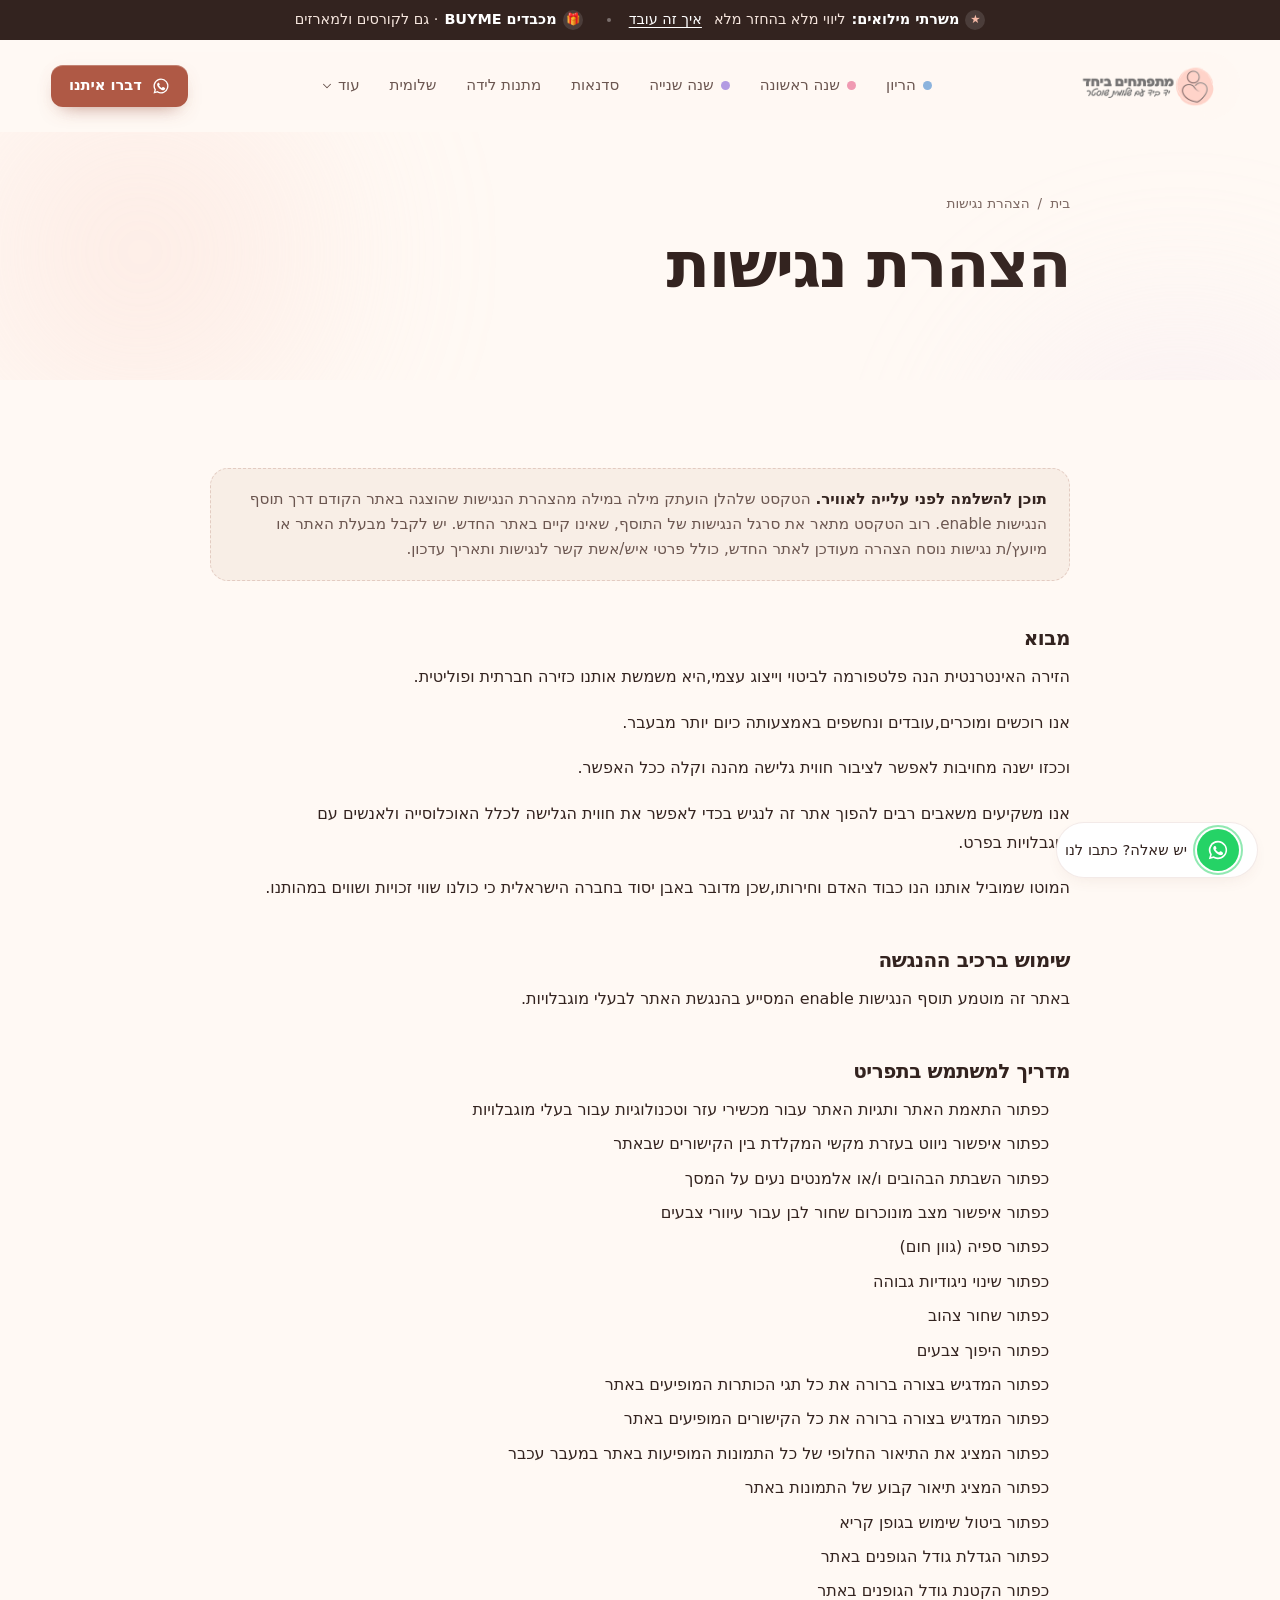
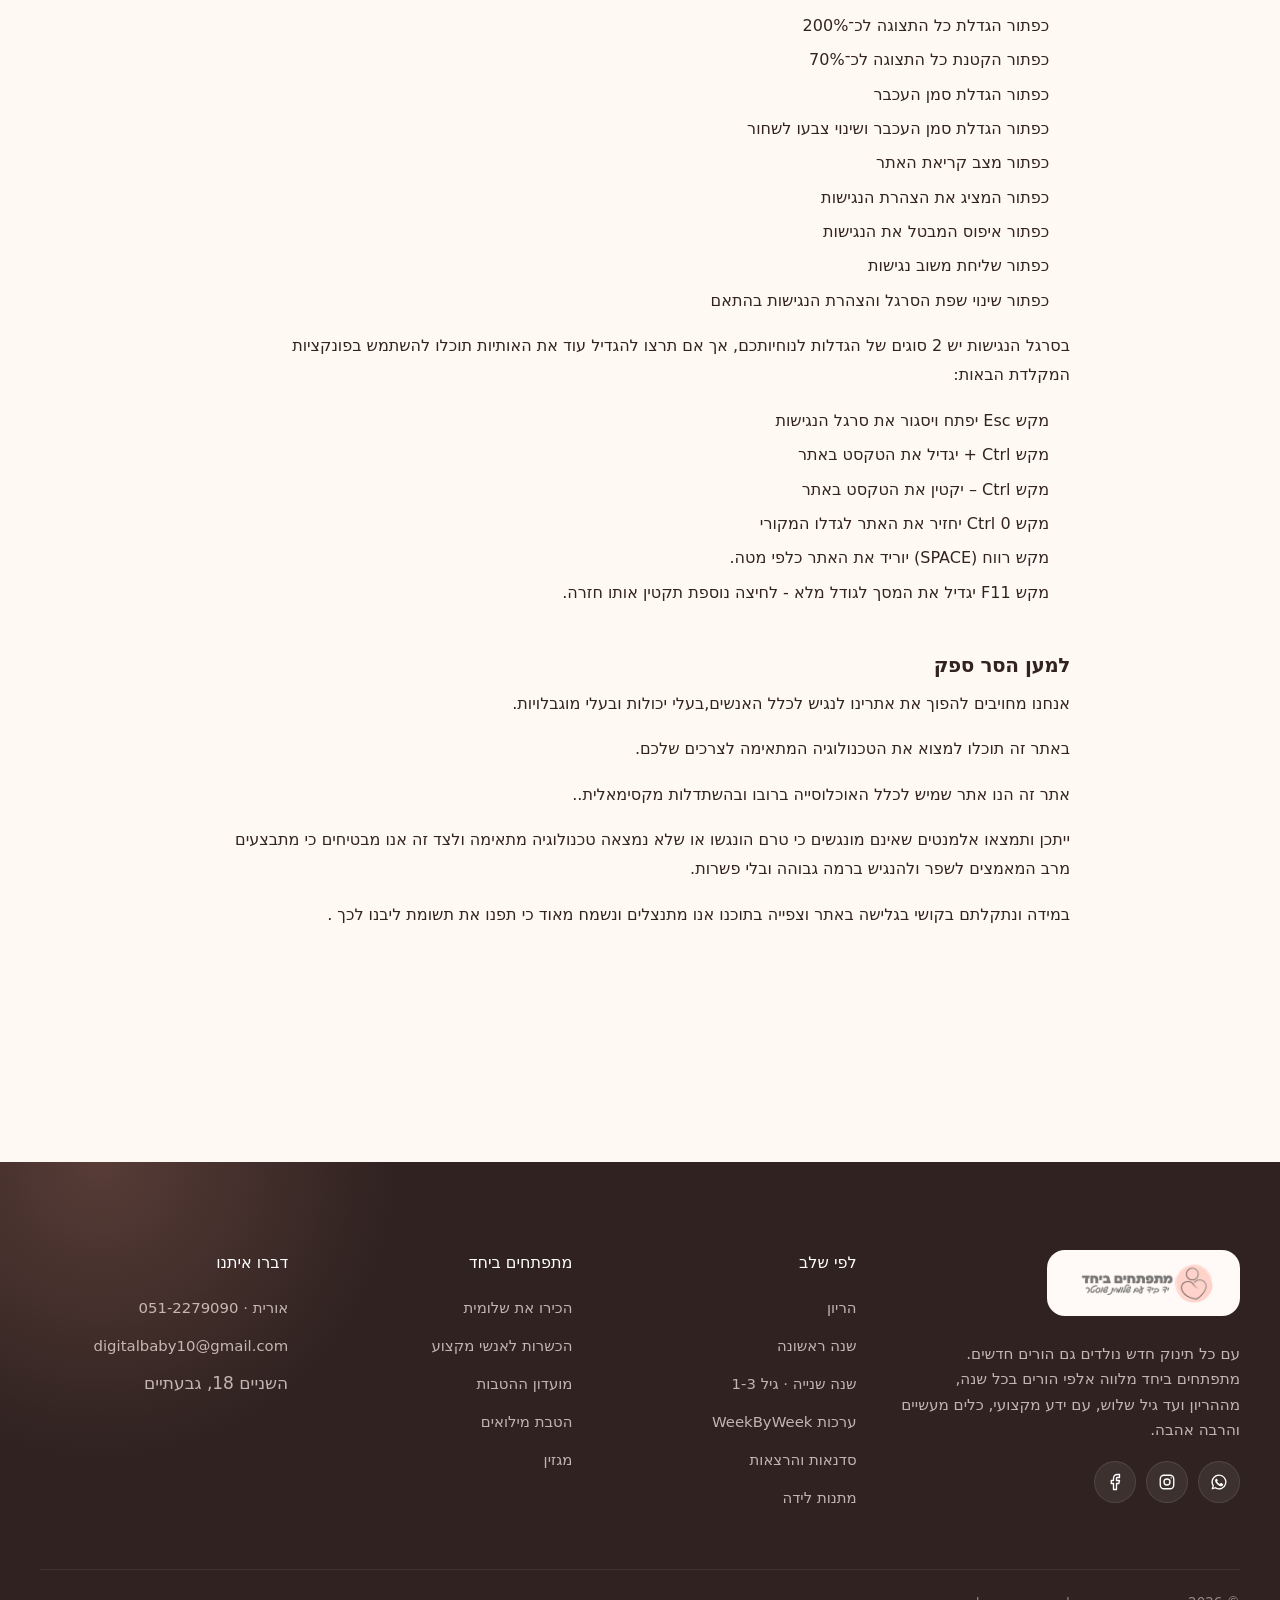
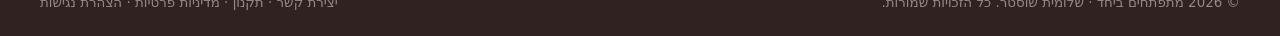
<file: accessibility.html>
<!doctype html>
<html lang="he" dir="rtl">
<head>
<meta http-equiv="Content-Security-Policy" content="default-src 'self'; script-src 'self' https://connect.facebook.net; style-src 'self' 'unsafe-inline' https://fonts.googleapis.com; font-src https://fonts.gstatic.com; img-src 'self' data: https://www.facebook.com; connect-src 'self' https://www.facebook.com https://connect.facebook.net; frame-src https://www.youtube-nocookie.com; object-src 'none'; base-uri 'self'; form-action 'self'">
<meta name="referrer" content="strict-origin-when-cross-origin">
<meta charset="utf-8">
<meta name="viewport" content="width=device-width, initial-scale=1">
<title>הצהרת נגישות | מתפתחים ביחד · שלומית שוסטר</title>
<meta name="description" content="הצהרת הנגישות של אתר מתפתחים ביחד – שלומית שוסטר.">
<meta property="og:title" content="הצהרת נגישות | מתפתחים ביחד · שלומית שוסטר">
<meta property="og:description" content="הצהרת הנגישות של אתר מתפתחים ביחד – שלומית שוסטר.">
<meta name="theme-color" content="#FFFAF7">
<link rel="icon" href="assets/img/favicon.svg" type="image/svg+xml">
<link rel="preconnect" href="https://fonts.googleapis.com"><link rel="preconnect" href="https://fonts.gstatic.com" crossorigin>
<link href="https://fonts.googleapis.com/css2?family=Google+Sans:wght@400..700&family=Playpen+Sans+Hebrew:wght@400;500&display=swap" rel="stylesheet">
<link rel="stylesheet" href="assets/css/style.css?v=f8a23c7f64">
<link rel="stylesheet" href="assets/css/migrated.css?v=8f1e8d3e30">
</head>
<body data-page="accessibility">
<div data-header></div>
<main>
  <section class="page-hero" style="padding-bottom:clamp(28px,4vw,48px)">
    <div class="ambient"></div><div class="dotgrid"></div>
    <div class="container legal">
      <nav class="breadcrumbs reveal" aria-label="פירורי לחם"><a href="index.html">בית</a><span>/</span><span>הצהרת נגישות</span></nav>
      <div class="section-head reveal" style="margin-bottom:0">
        <h1>הצהרת נגישות</h1>
        
      </div>
    </div>
  </section>

  <section class="section--tight">
    <div class="container legal">
      <div class="legal-note"><strong>תוכן להשלמה לפני עלייה לאוויר.</strong> הטקסט שלהלן הועתק מילה במילה מהצהרת הנגישות שהוצגה באתר הקודם דרך תוסף הנגישות enable. רוב הטקסט מתאר את סרגל הנגישות של התוסף, שאינו קיים באתר החדש. יש לקבל מבעלת האתר או מיועץ/ת נגישות נוסח הצהרה מעודכן לאתר החדש, כולל פרטי איש/אשת קשר לנגישות ותאריך עדכון.</div>
      <div class="prose">
<h2>מבוא</h2>
<p>הזירה האינטרנטית הנה פלטפורמה לביטוי וייצוג עצמי,היא משמשת אותנו כזירה חברתית ופוליטית.</p>
<p>אנו רוכשים ומוכרים,עובדים ונחשפים באמצעותה כיום יותר מבעבר.</p>
<p>וככזו ישנה מחויבות לאפשר לציבור חווית גלישה מהנה וקלה ככל האפשר.</p>
<p>אנו משקיעים משאבים רבים להפוך אתר זה לנגיש בכדי לאפשר את חווית הגלישה לכלל האוכלוסייה ולאנשים עם מוגבלויות בפרט.</p>
<p>המוטו שמוביל אותנו הנו כבוד האדם וחירותו,שכן מדובר באבן יסוד בחברה הישראלית כי כולנו שווי זכויות ושווים במהותנו.</p>
<h2>שימוש ברכיב ההנגשה</h2>
<p>באתר זה מוטמע תוסף הנגישות enable המסייע בהנגשת האתר לבעלי מוגבלויות.</p>
<h2>מדריך למשתמש בתפריט</h2>
<ul><li>כפתור התאמת האתר ותגיות האתר עבור מכשירי עזר וטכנולוגיות עבור בעלי מוגבלויות</li><li>כפתור איפשור ניווט בעזרת מקשי המקלדת בין הקישורים שבאתר</li><li>כפתור השבתת הבהובים ו/או אלמנטים נעים על המסך</li><li>כפתור איפשור מצב מונוכרום שחור לבן עבור עיוורי צבעים</li><li>כפתור ספיה (גוון חום)</li><li>כפתור שינוי ניגודיות גבוהה</li><li>כפתור שחור צהוב</li><li>כפתור היפוך צבעים</li><li>כפתור המדגיש בצורה ברורה את כל תגי הכותרות המופיעים באתר</li><li>כפתור המדגיש בצורה ברורה את כל הקישורים המופיעים באתר</li><li>כפתור המציג את התיאור החלופי של כל התמונות המופיעות באתר במעבר עכבר</li><li>כפתור המציג תיאור קבוע של התמונות באתר</li><li>כפתור ביטול שימוש בגופן קריא</li><li>כפתור הגדלת גודל הגופנים באתר</li><li>כפתור הקטנת גודל הגופנים באתר</li><li>כפתור הגדלת כל  התצוגה לכ־200%</li><li>כפתור הקטנת כל  התצוגה לכ־70%</li><li>כפתור הגדלת סמן העכבר</li><li>כפתור הגדלת סמן העכבר ושינוי צבעו לשחור</li><li>כפתור מצב קריאת האתר</li><li>כפתור המציג את הצהרת הנגישות</li><li>כפתור איפוס המבטל את הנגישות</li><li>כפתור שליחת משוב נגישות</li><li>כפתור שינוי שפת הסרגל והצהרת הנגישות בהתאם</li></ul>
<p>בסרגל הנגישות יש 2 סוגים של הגדלות לנוחיותכם, אך אם תרצו להגדיל עוד את האותיות תוכלו להשתמש בפונקציות המקלדת הבאות:</p>
<ul><li>מקש Esc יפתח ויסגור את סרגל הנגישות</li><li>מקש Ctrl + יגדיל את הטקסט באתר</li><li>מקש Ctrl – יקטין את הטקסט באתר</li><li>מקש Ctrl 0 יחזיר את האתר לגדלו המקורי</li><li>מקש רווח (SPACE) יוריד את האתר כלפי מטה.</li><li>מקש F11 יגדיל את המסך לגודל מלא - לחיצה נוספת תקטין אותו חזרה.</li></ul>
<h2>למען הסר ספק</h2>
<p>אנחנו מחויבים להפוך את אתרינו לנגיש לכלל האנשים,בעלי יכולות ובעלי מוגבלויות.</p>
<p>באתר זה תוכלו למצוא את הטכנולוגיה המתאימה לצרכים שלכם.</p>
<p>אתר זה הנו אתר שמיש לכלל האוכלוסייה ברובו ובהשתדלות מקסימאלית..</p>
<p>ייתכן ותמצאו אלמנטים שאינם מונגשים כי טרם הונגשו או שלא נמצאה טכנולוגיה מתאימה ולצד זה אנו מבטיחים כי מתבצעים מרב המאמצים לשפר ולהנגיש ברמה גבוהה ובלי פשרות.</p>
<p>במידה ונתקלתם בקושי בגלישה באתר וצפייה בתוכנו אנו מתנצלים ונשמח מאוד כי תפנו את תשומת ליבנו לכך .</p>
      </div>
    </div>
  </section>
</main>
<div data-footer></div>
<script src="assets/js/config.js?v=0771c203b5"></script>
<script src="assets/js/main.js?v=33755e2f53"></script>
<script src="assets/js/pixel.js?v=07084f0be0"></script>
</body>
</html>
</file>
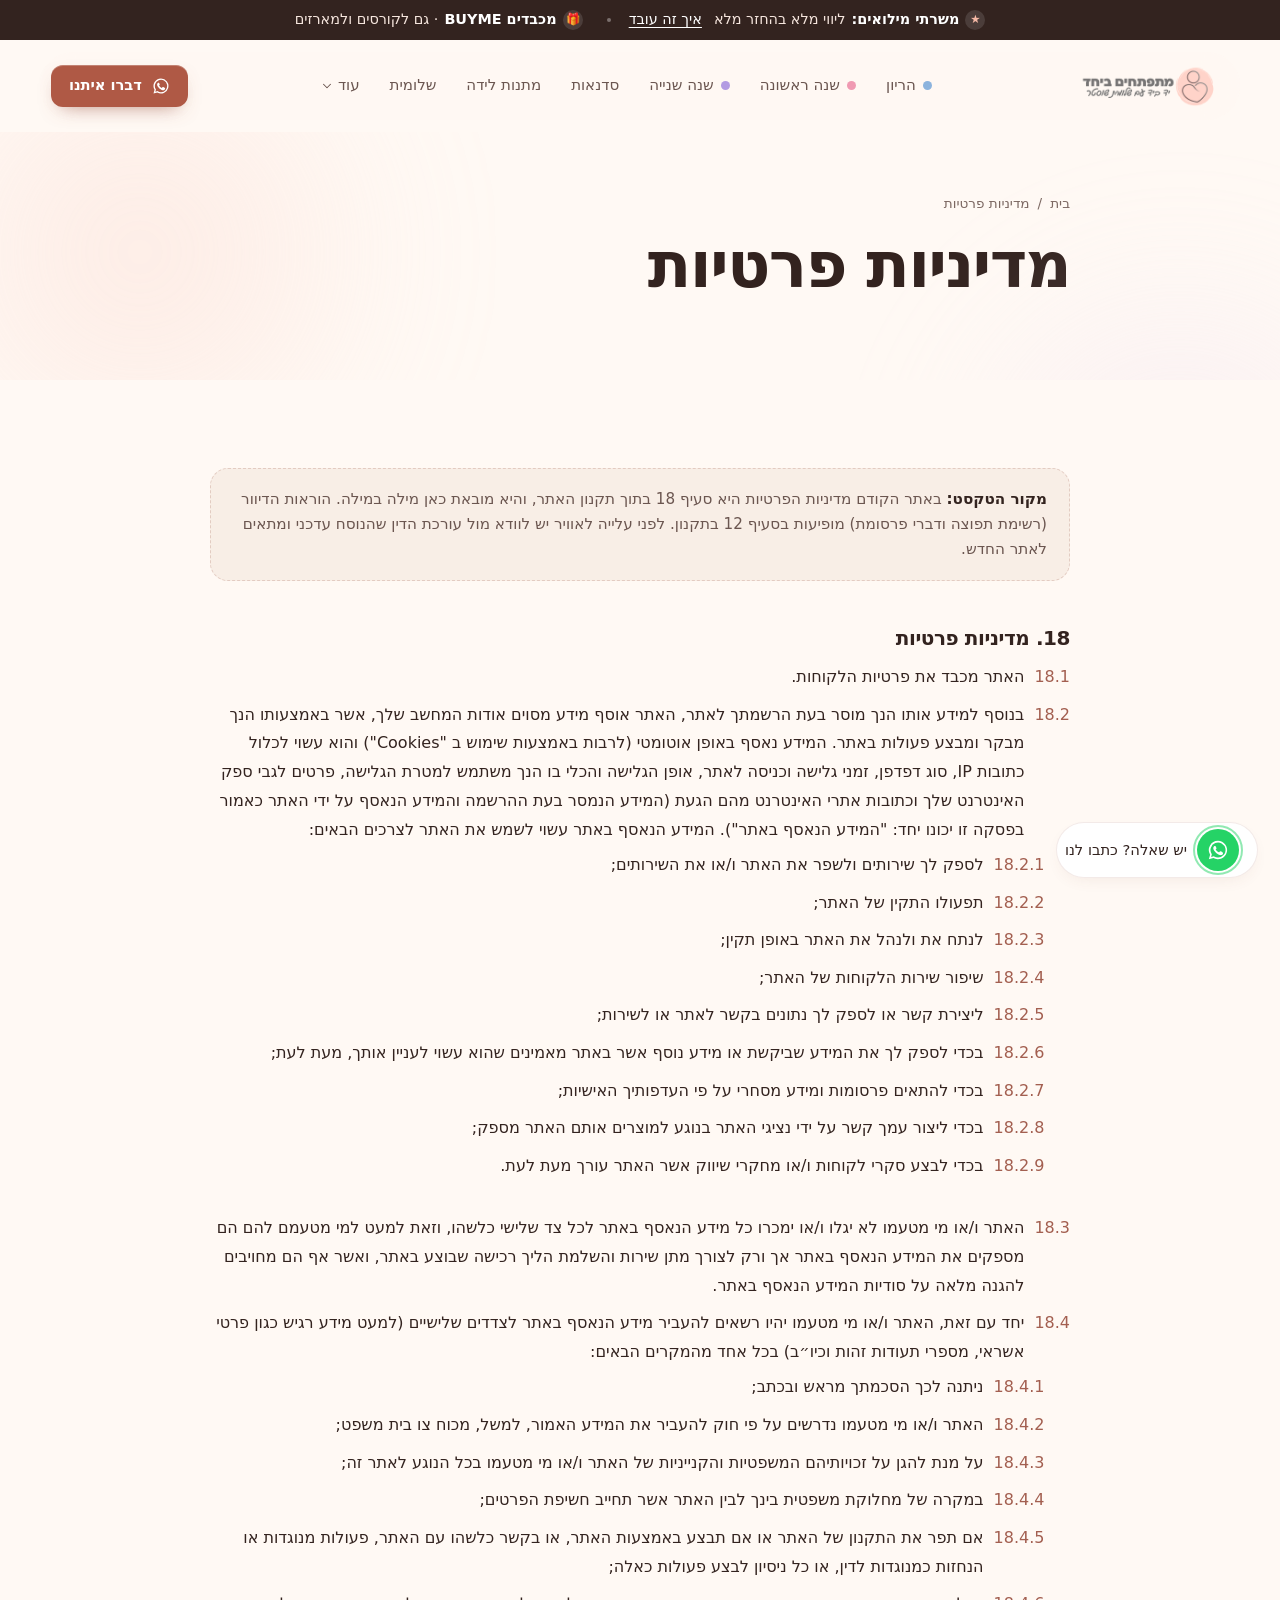
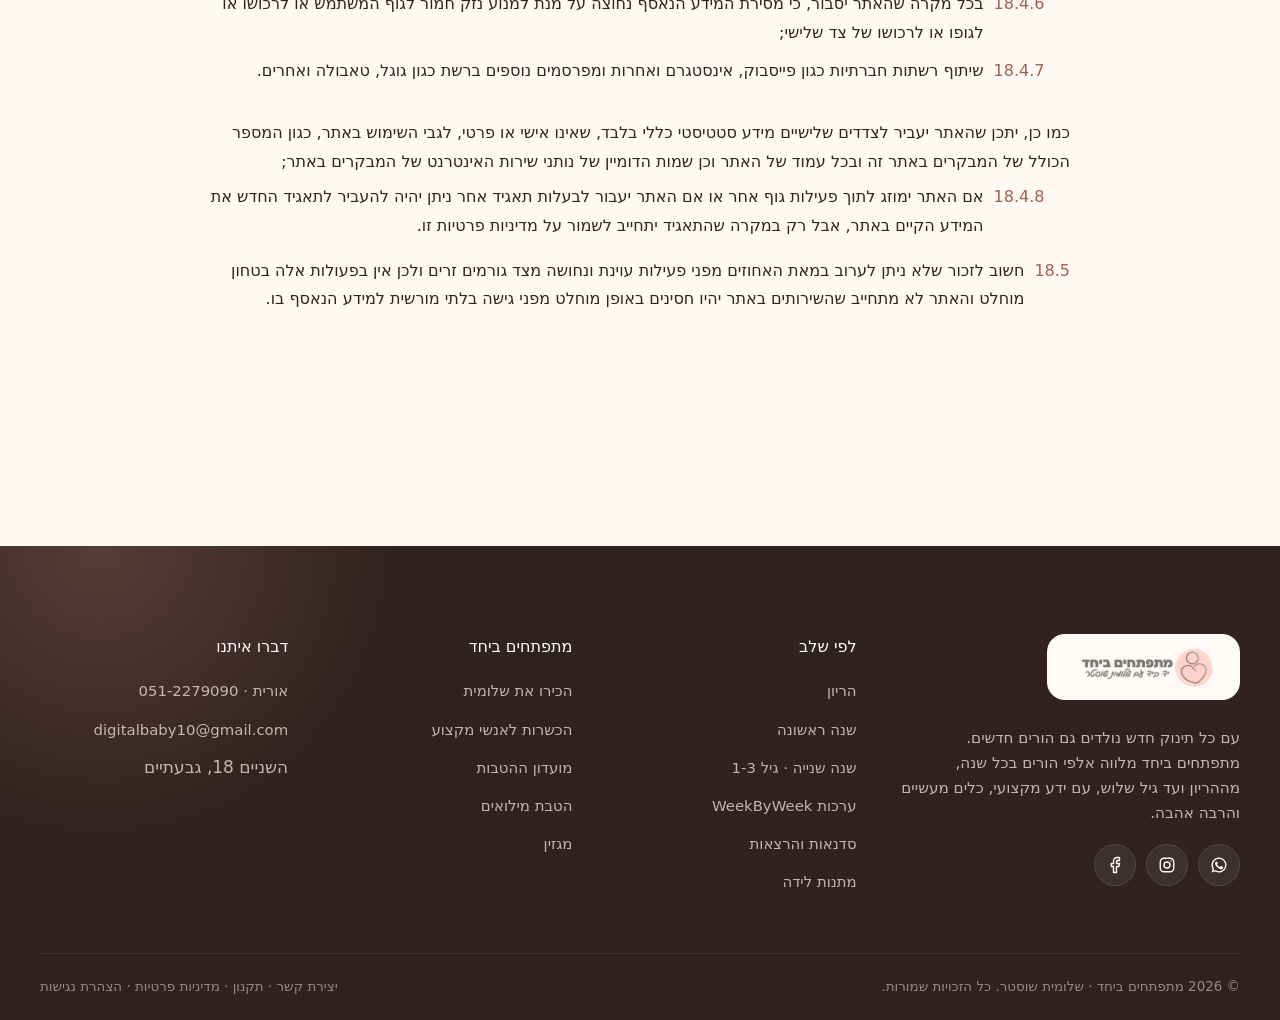
<file: privacy.html>
<!doctype html>
<html lang="he" dir="rtl">
<head>
<meta http-equiv="Content-Security-Policy" content="default-src 'self'; script-src 'self' https://connect.facebook.net; style-src 'self' 'unsafe-inline' https://fonts.googleapis.com; font-src https://fonts.gstatic.com; img-src 'self' data: https://www.facebook.com; connect-src 'self' https://www.facebook.com https://connect.facebook.net; frame-src https://www.youtube-nocookie.com; object-src 'none'; base-uri 'self'; form-action 'self'">
<meta name="referrer" content="strict-origin-when-cross-origin">
<meta charset="utf-8">
<meta name="viewport" content="width=device-width, initial-scale=1">
<title>מדיניות פרטיות | מתפתחים ביחד · שלומית שוסטר</title>
<meta name="description" content="מדיניות הפרטיות של אתר מתפתחים ביחד – שלומית שוסטר.">
<meta property="og:title" content="מדיניות פרטיות | מתפתחים ביחד · שלומית שוסטר">
<meta property="og:description" content="מדיניות הפרטיות של אתר מתפתחים ביחד – שלומית שוסטר.">
<meta name="theme-color" content="#FFFAF7">
<link rel="icon" href="assets/img/favicon.svg" type="image/svg+xml">
<link rel="preconnect" href="https://fonts.googleapis.com"><link rel="preconnect" href="https://fonts.gstatic.com" crossorigin>
<link href="https://fonts.googleapis.com/css2?family=Google+Sans:wght@400..700&family=Playpen+Sans+Hebrew:wght@400;500&display=swap" rel="stylesheet">
<link rel="stylesheet" href="assets/css/style.css?v=f8a23c7f64">
<link rel="stylesheet" href="assets/css/migrated.css?v=8f1e8d3e30">
</head>
<body data-page="privacy">
<div data-header></div>
<main>
  <section class="page-hero" style="padding-bottom:clamp(28px,4vw,48px)">
    <div class="ambient"></div><div class="dotgrid"></div>
    <div class="container legal">
      <nav class="breadcrumbs reveal" aria-label="פירורי לחם"><a href="index.html">בית</a><span>/</span><span>מדיניות פרטיות</span></nav>
      <div class="section-head reveal" style="margin-bottom:0">
        <h1>מדיניות פרטיות</h1>
        
      </div>
    </div>
  </section>

  <section class="section--tight">
    <div class="container legal">
      <div class="legal-note"><strong>מקור הטקסט:</strong> באתר הקודם מדיניות הפרטיות היא סעיף 18 בתוך <a href="terms.html#s18">תקנון האתר</a>, והיא מובאת כאן מילה במילה. הוראות הדיוור (רשימת תפוצה ודברי פרסומת) מופיעות ב<a href="terms.html#s12">סעיף 12 בתקנון</a>. לפני עלייה לאוויר יש לוודא מול עורכת הדין שהנוסח עדכני ומתאים לאתר החדש.</div>
      <div class="prose">
<h2 id="s18">18. מדיניות פרטיות</h2>
<ol class="clauses">
<li><span class="n">18.1</span><span>האתר מכבד את פרטיות הלקוחות.</span></li>
<li><span class="n">18.2</span><span>בנוסף למידע אותו הנך מוסר בעת הרשמתך לאתר, האתר אוסף מידע מסוים אודות המחשב שלך, אשר באמצעותו הנך מבקר ומבצע פעולות באתר. המידע נאסף באופן אוטומטי (לרבות באמצעות שימוש ב "Cookies") והוא עשוי לכלול כתובות IP, סוג דפדפן, זמני גלישה וכניסה לאתר, אופן הגלישה והכלי בו הנך משתמש למטרת הגלישה, פרטים לגבי ספק האינטרנט שלך וכתובות אתרי האינטרנט מהם הגעת (המידע הנמסר בעת ההרשמה והמידע הנאסף על ידי האתר כאמור בפסקה זו יכונו יחד: "המידע הנאסף באתר"). המידע הנאסף באתר עשוי לשמש את האתר לצרכים הבאים:</span>
<ol>
<li><span class="n">18.2.1</span><span>לספק לך שירותים ולשפר את האתר ו/או את השירותים;</span></li>
<li><span class="n">18.2.2</span><span>תפעולו התקין של האתר;</span></li>
<li><span class="n">18.2.3</span><span>לנתח את ולנהל את האתר באופן תקין;</span></li>
<li><span class="n">18.2.4</span><span>שיפור שירות הלקוחות של האתר;</span></li>
<li><span class="n">18.2.5</span><span>ליצירת קשר או לספק לך נתונים בקשר לאתר או לשירות;</span></li>
<li><span class="n">18.2.6</span><span>בכדי לספק לך את המידע שביקשת או מידע נוסף אשר באתר מאמינים שהוא עשוי לעניין אותך, מעת לעת;</span></li>
<li><span class="n">18.2.7</span><span>בכדי להתאים פרסומות ומידע מסחרי על פי העדפותיך האישיות;</span></li>
<li><span class="n">18.2.8</span><span>בכדי ליצור עמך קשר על ידי נציגי האתר בנוגע למוצרים אותם האתר מספק;</span></li>
<li><span class="n">18.2.9</span><span>בכדי לבצע סקרי לקוחות ו/או מחקרי שיווק אשר האתר עורך מעת לעת.</span></li>
</ol></li>
<li><span class="n">18.3</span><span>האתר ו/או מי מטעמו לא יגלו ו/או ימכרו כל מידע הנאסף באתר לכל צד שלישי כלשהו, וזאת למעט למי מטעמם להם הם מספקים את המידע הנאסף באתר אך ורק לצורך מתן שירות והשלמת הליך רכישה שבוצע באתר, ואשר אף הם מחויבים להגנה מלאה על סודיות המידע הנאסף באתר.</span></li>
<li><span class="n">18.4</span><span>יחד עם זאת, האתר ו/או מי מטעמו יהיו רשאים להעביר מידע הנאסף באתר לצדדים שלישיים (למעט מידע רגיש כגון פרטי אשראי, מספרי תעודות זהות וכיו״ב) בכל אחד מהמקרים הבאים:</span>
<ol>
<li><span class="n">18.4.1</span><span>ניתנה לכך הסכמתך מראש ובכתב;</span></li>
<li><span class="n">18.4.2</span><span>האתר ו/או מי מטעמו נדרשים על פי חוק להעביר את המידע האמור, למשל, מכוח צו בית משפט;</span></li>
<li><span class="n">18.4.3</span><span>על מנת להגן על זכויותיהם המשפטיות והקנייניות של האתר ו/או מי מטעמו בכל הנוגע לאתר זה;</span></li>
<li><span class="n">18.4.4</span><span>במקרה של מחלוקת משפטית בינך לבין האתר אשר תחייב חשיפת הפרטים;</span></li>
<li><span class="n">18.4.5</span><span>אם תפר את התקנון של האתר או אם תבצע באמצעות האתר, או בקשר כלשהו עם האתר, פעולות מנוגדות או הנחזות כמנוגדות לדין, או כל ניסיון לבצע פעולות כאלה;</span></li>
<li><span class="n">18.4.6</span><span>בכל מקרה שהאתר יסבור, כי מסירת המידע הנאסף נחוצה על מנת למנוע נזק חמור לגוף המשתמש או לרכושו או לגופו או לרכושו של צד שלישי;</span></li>
<li><span class="n">18.4.7</span><span>שיתוף רשתות חברתיות כגון פייסבוק, אינסטגרם ואחרות ומפרסמים נוספים ברשת כגון גוגל, טאבולה ואחרים.</span></li>
</ol></li>
<li style="display:block"><p style="margin:.2em 0 .4em">כמו כן, יתכן שהאתר יעביר לצדדים שלישיים מידע סטטיסטי כללי בלבד, שאינו אישי או פרטי, לגבי השימוש באתר, כגון המספר הכולל של המבקרים באתר זה ובכל עמוד של האתר וכן שמות הדומיין של נותני שירות האינטרנט של המבקרים באתר;</p>
<ol>
<li><span class="n">18.4.8</span><span>אם האתר ימוזג לתוך פעילות גוף אחר או אם האתר יעבור לבעלות תאגיד אחר ניתן יהיה להעביר לתאגיד החדש את המידע הקיים באתר, אבל רק במקרה שהתאגיד יתחייב לשמור על מדיניות פרטיות זו.</span></li>
</ol></li>
<li><span class="n">18.5</span><span>חשוב לזכור שלא ניתן לערוב במאת האחוזים מפני פעילות עוינת ונחושה מצד גורמים זרים ולכן אין בפעולות אלה בטחון מוחלט והאתר לא מתחייב שהשירותים באתר יהיו חסינים באופן מוחלט מפני גישה בלתי מורשית למידע הנאסף בו.</span></li>
</ol>
      </div>
    </div>
  </section>
</main>
<div data-footer></div>
<script src="assets/js/config.js?v=0771c203b5"></script>
<script src="assets/js/main.js?v=33755e2f53"></script>
<script src="assets/js/pixel.js?v=07084f0be0"></script>
</body>
</html>
</file>
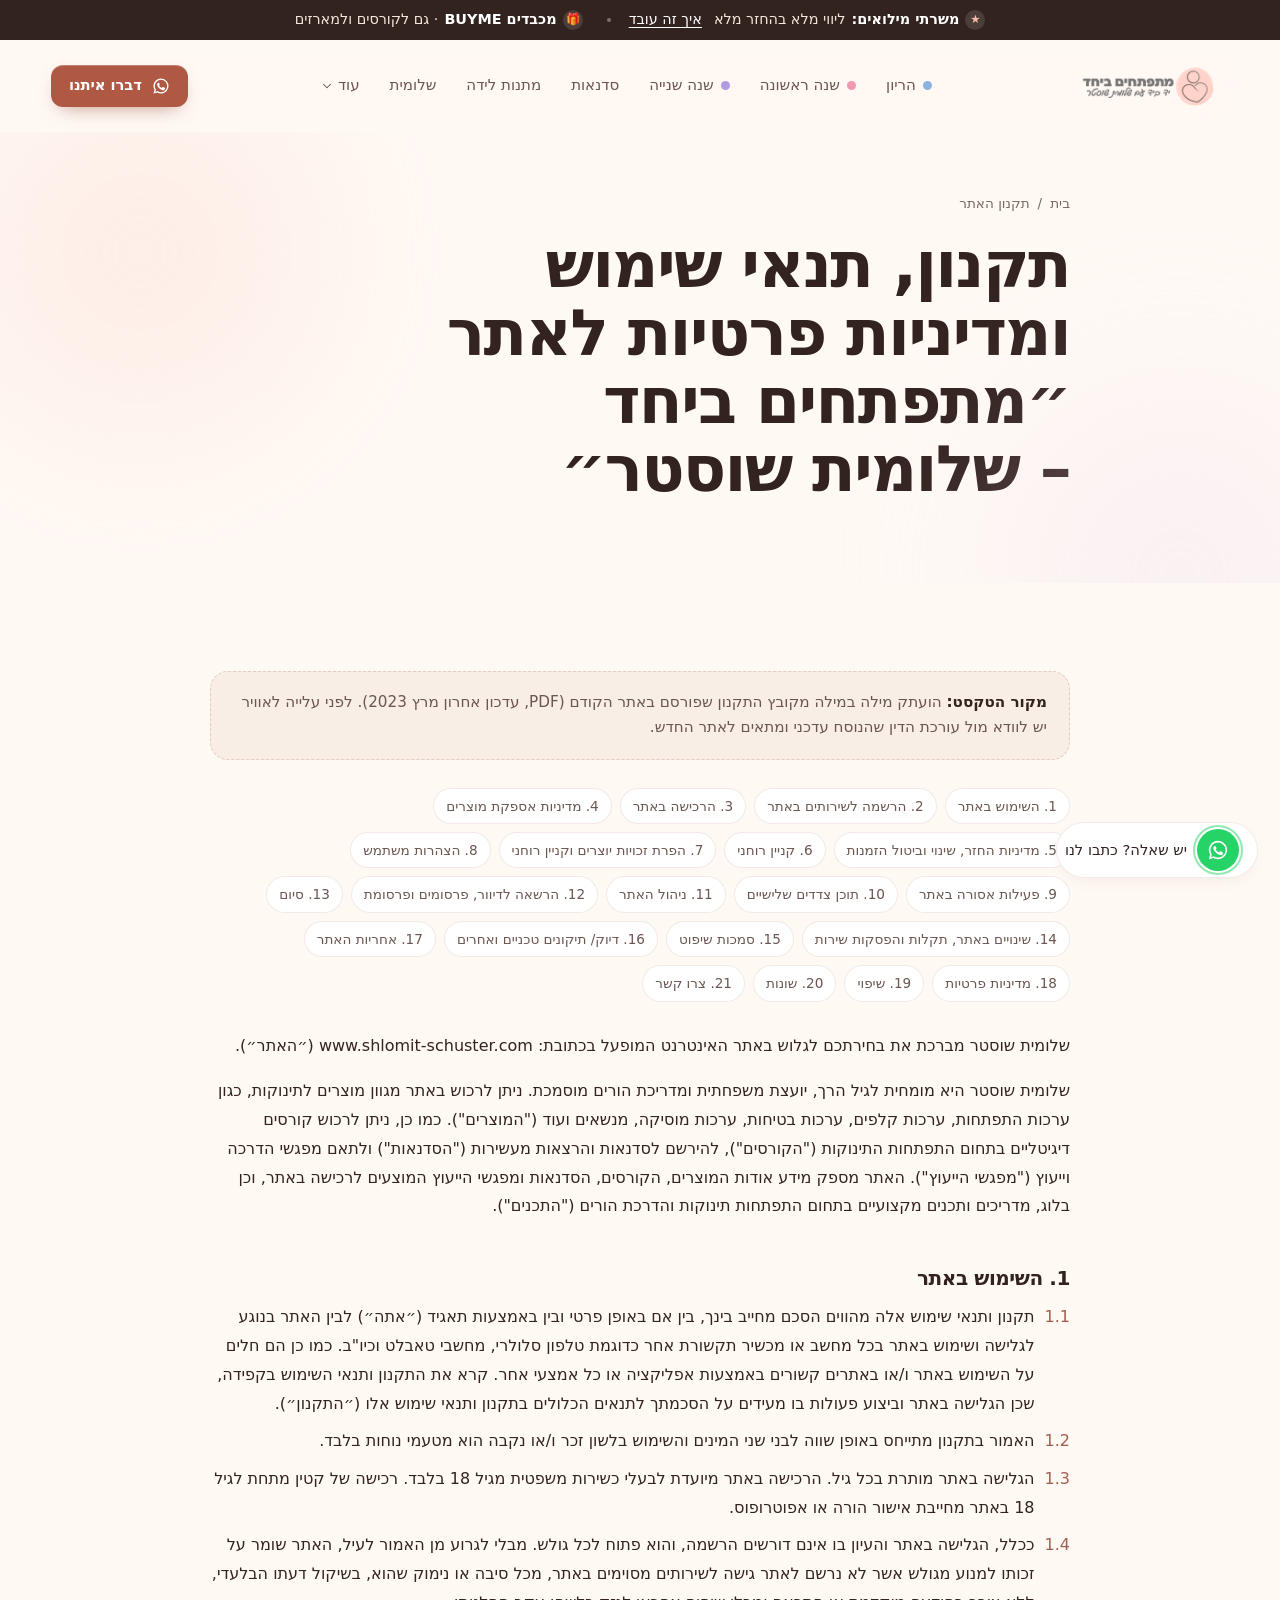
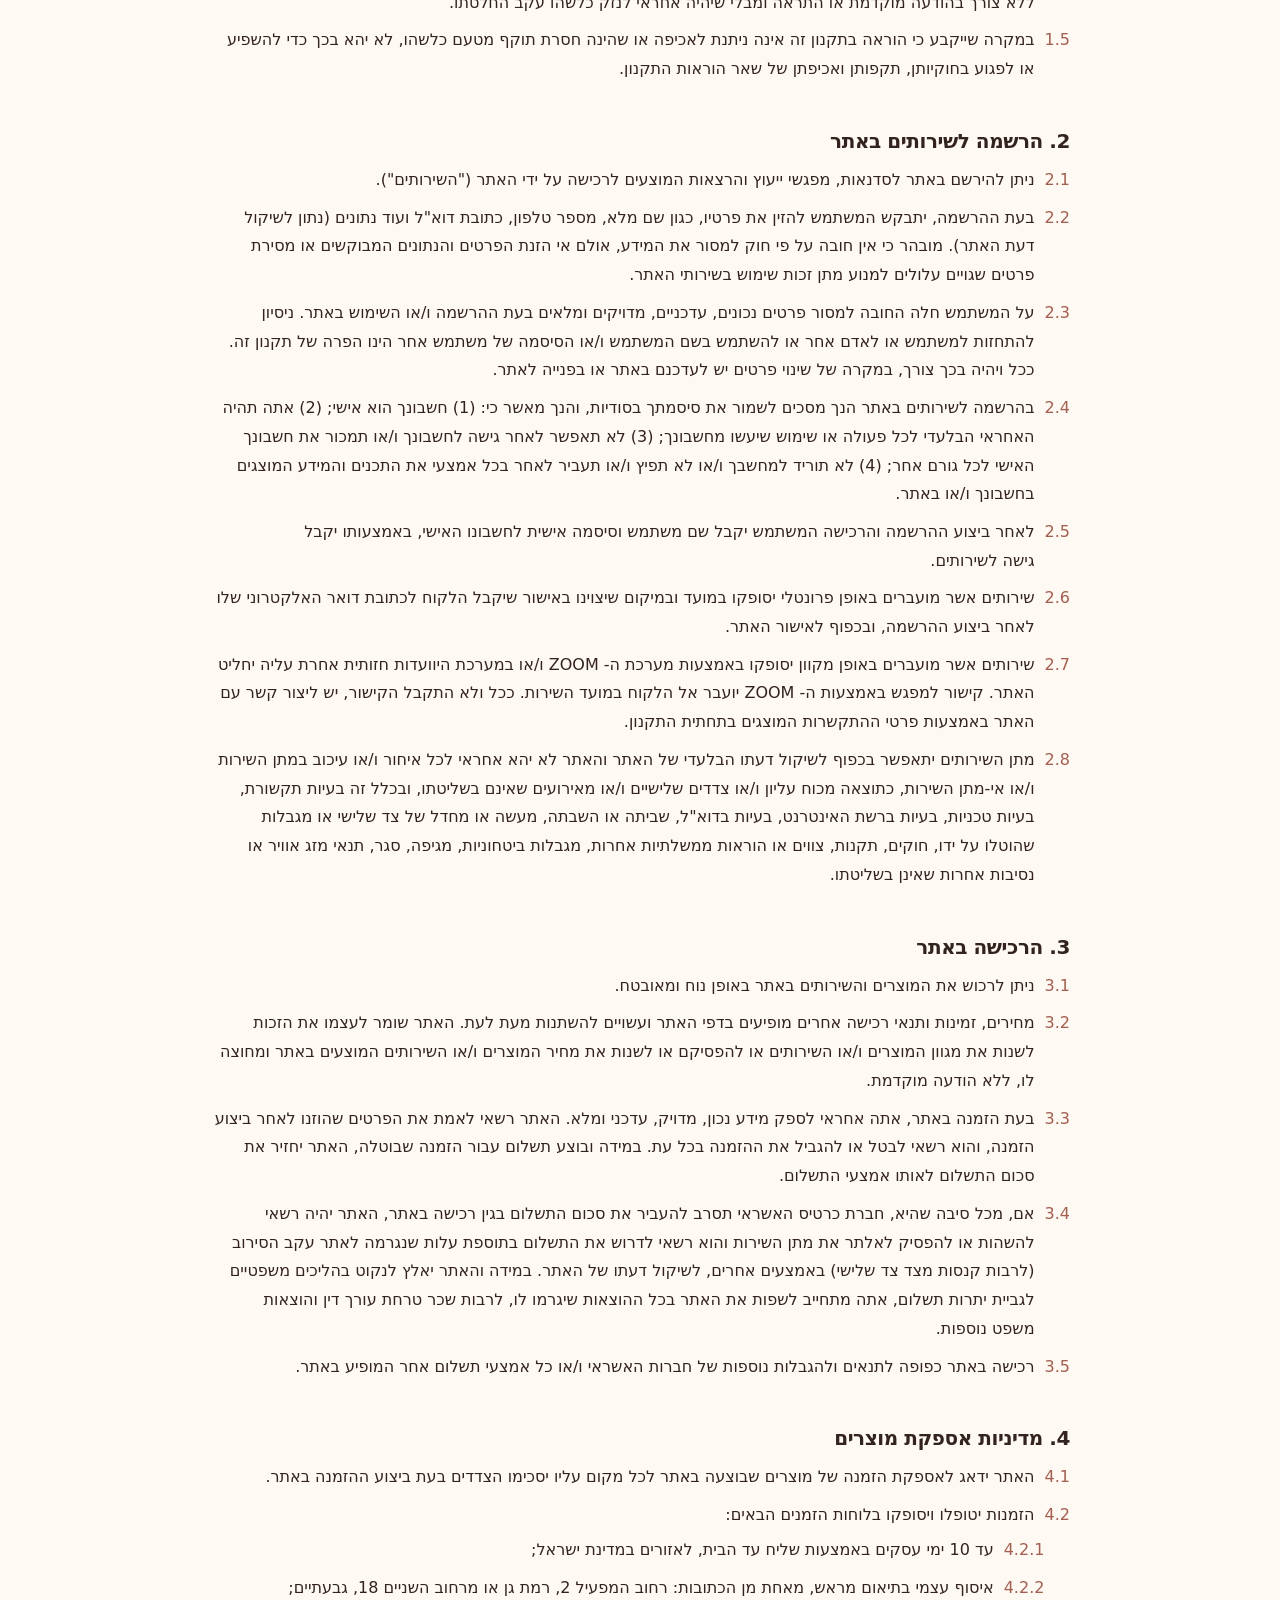
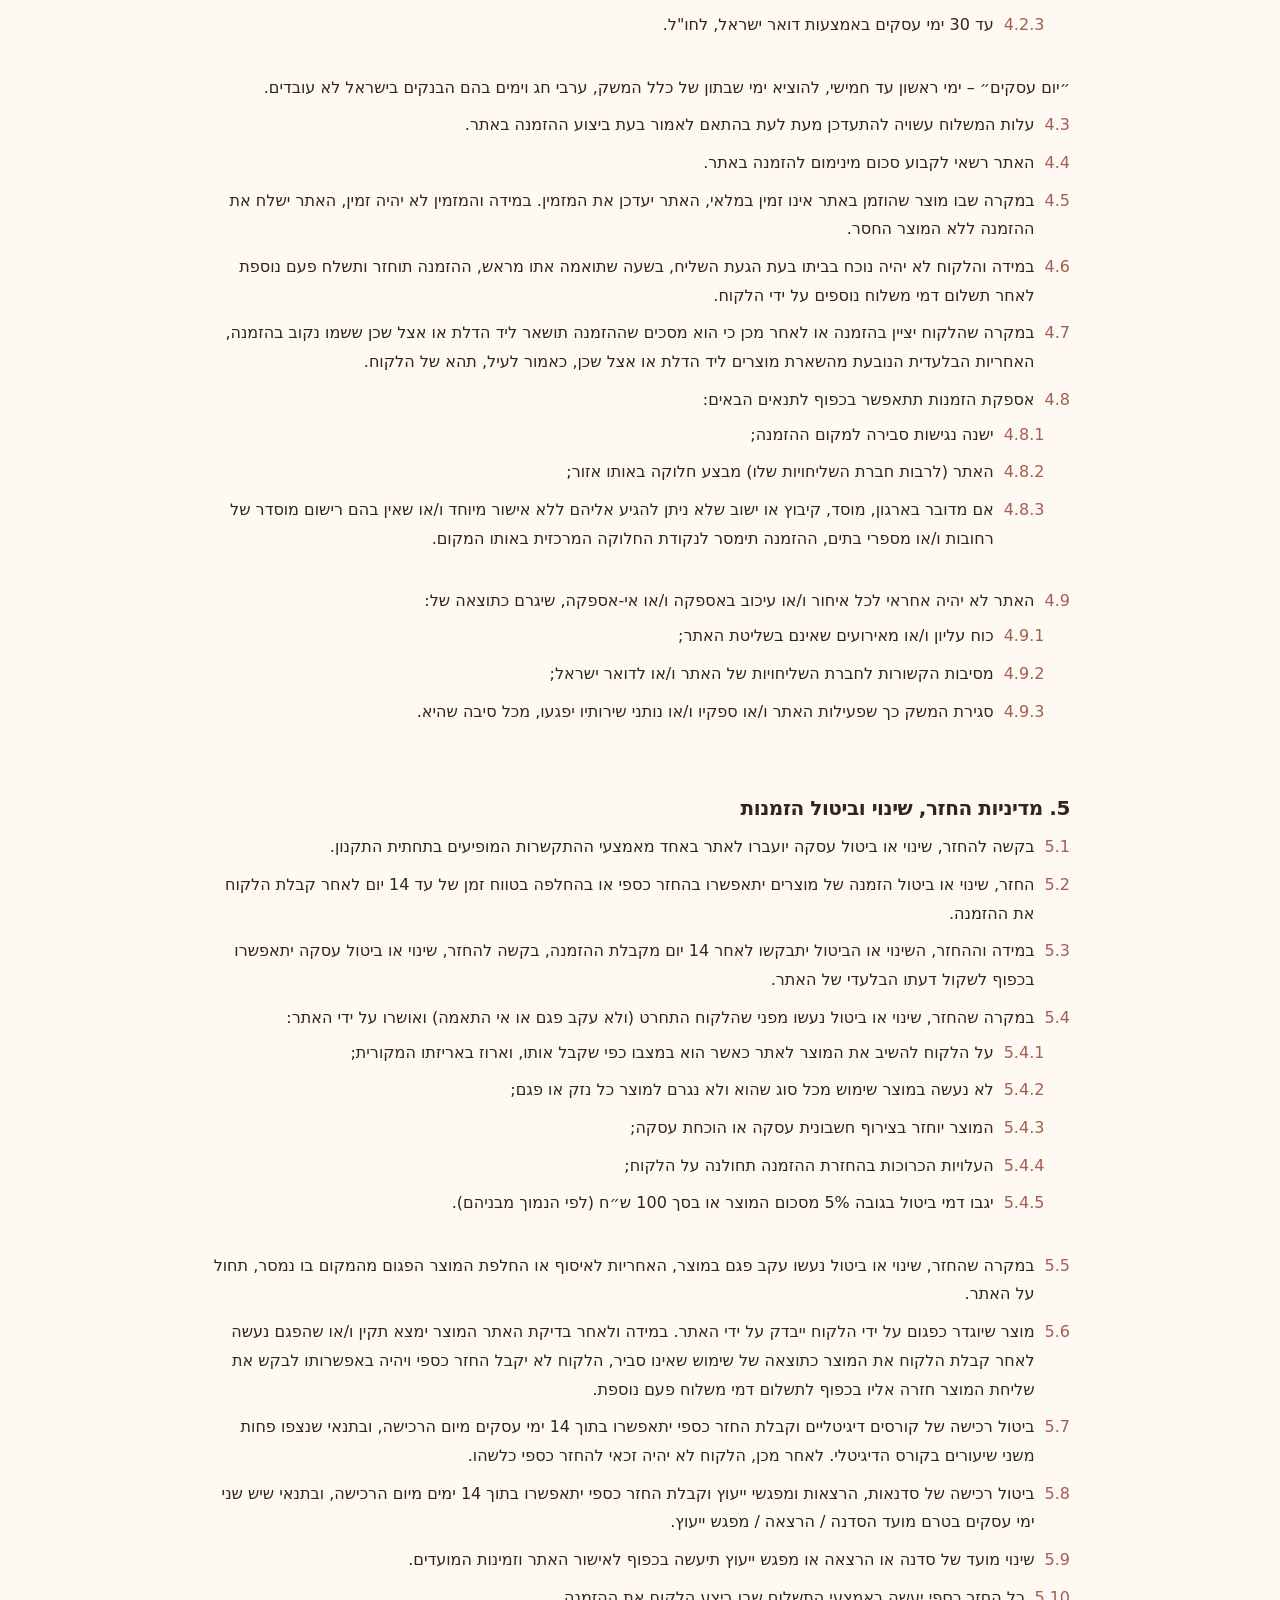
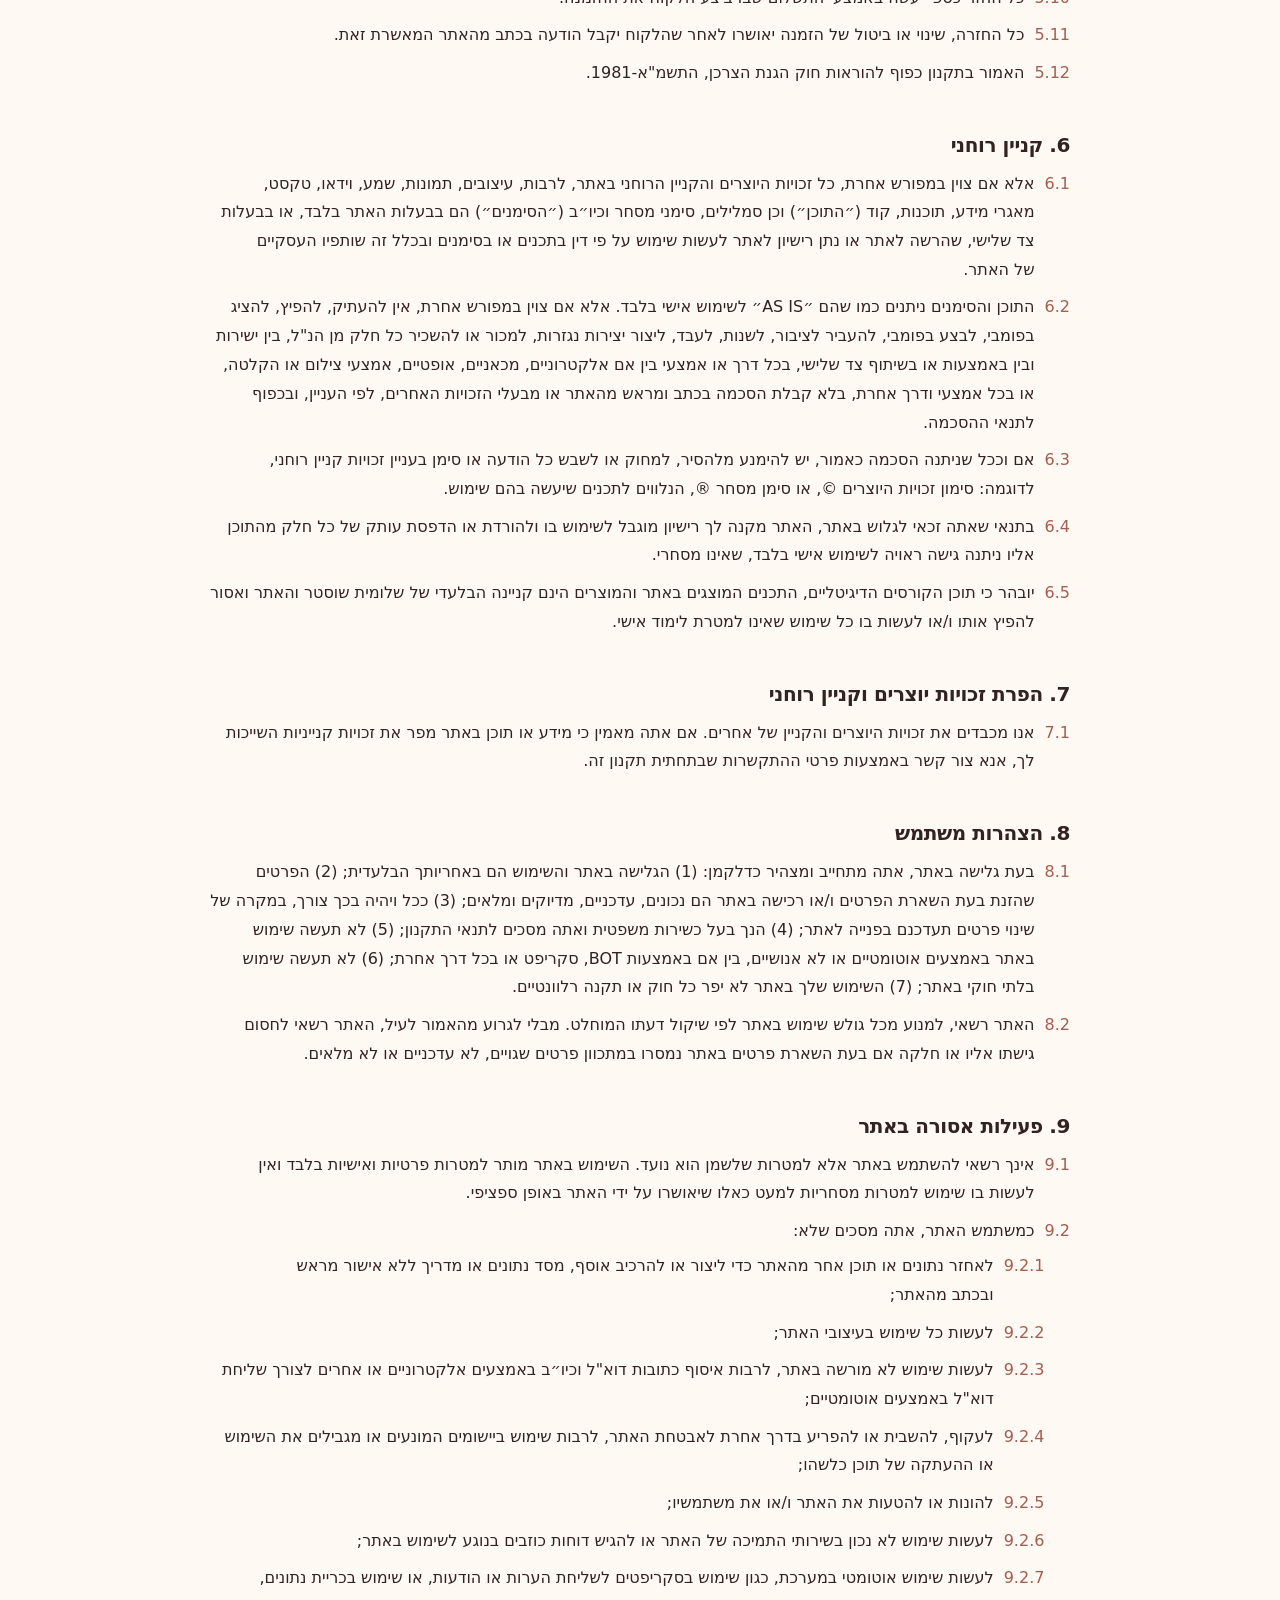
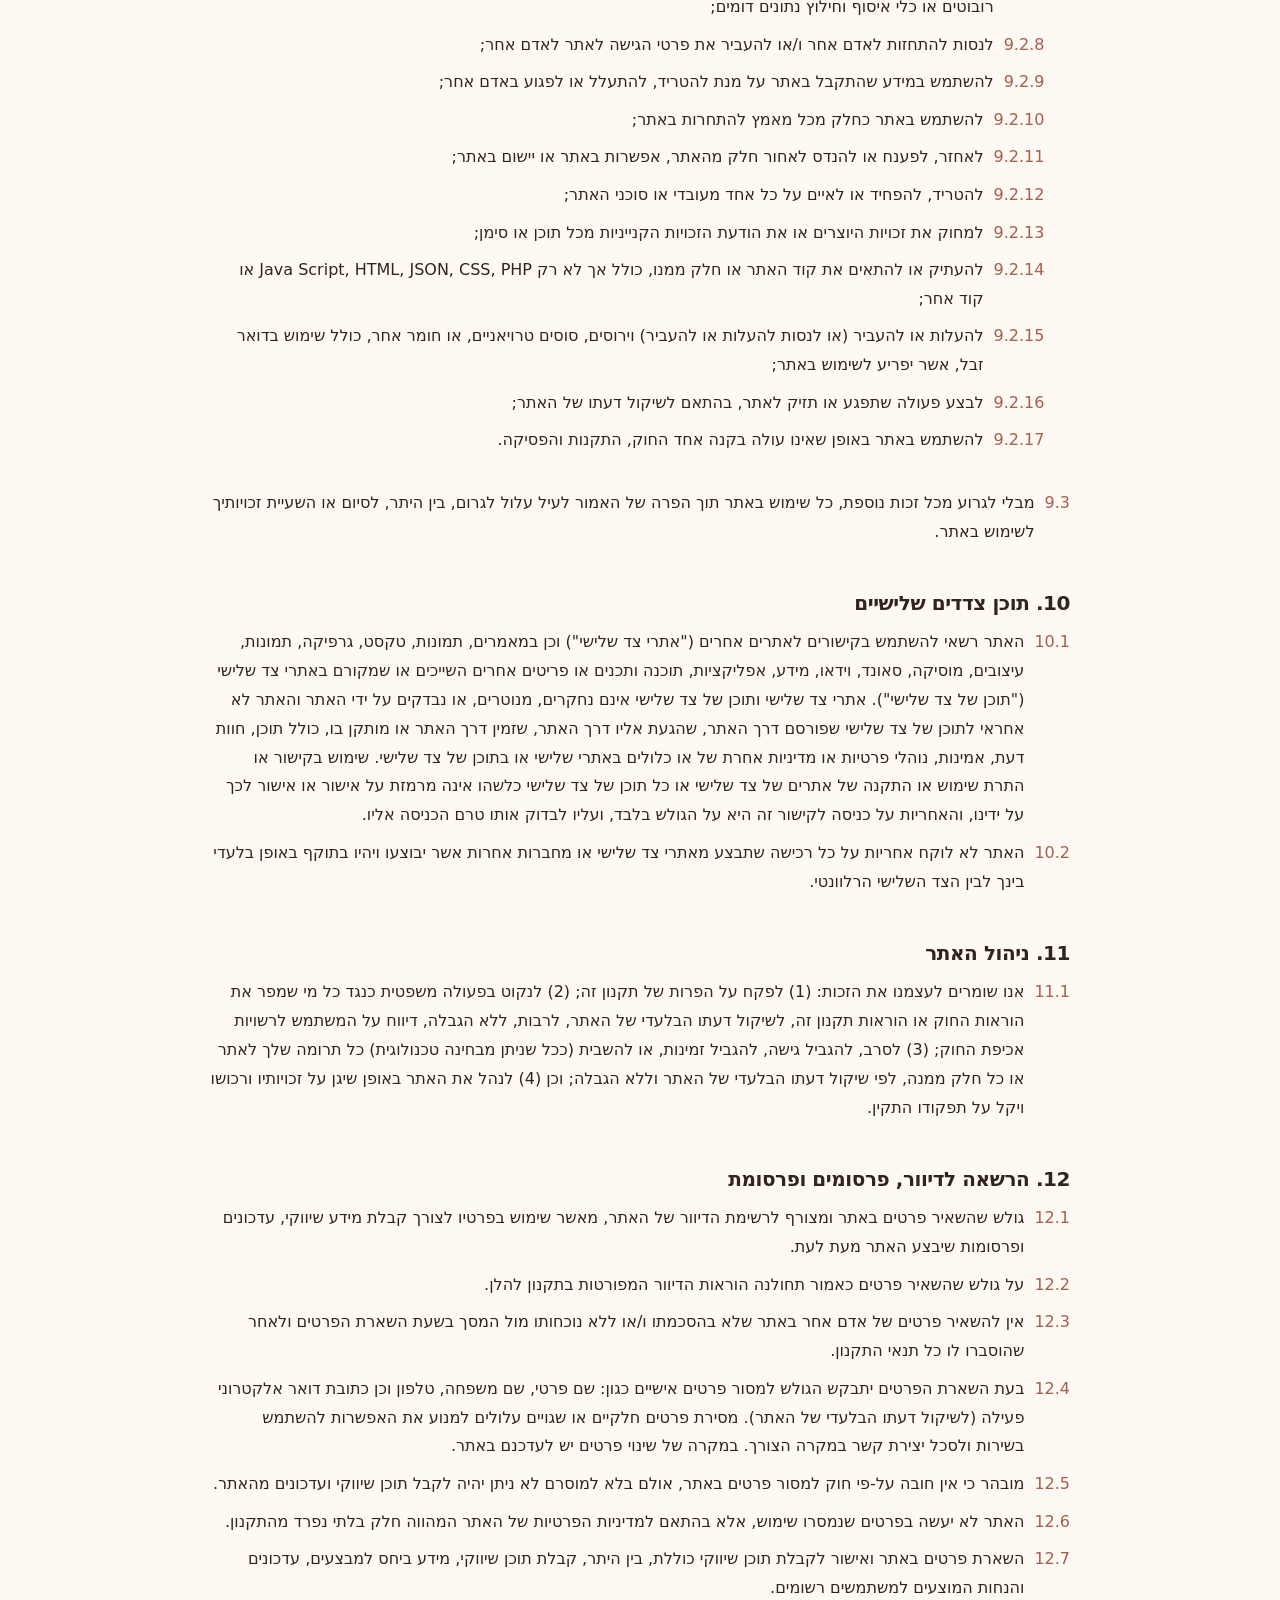
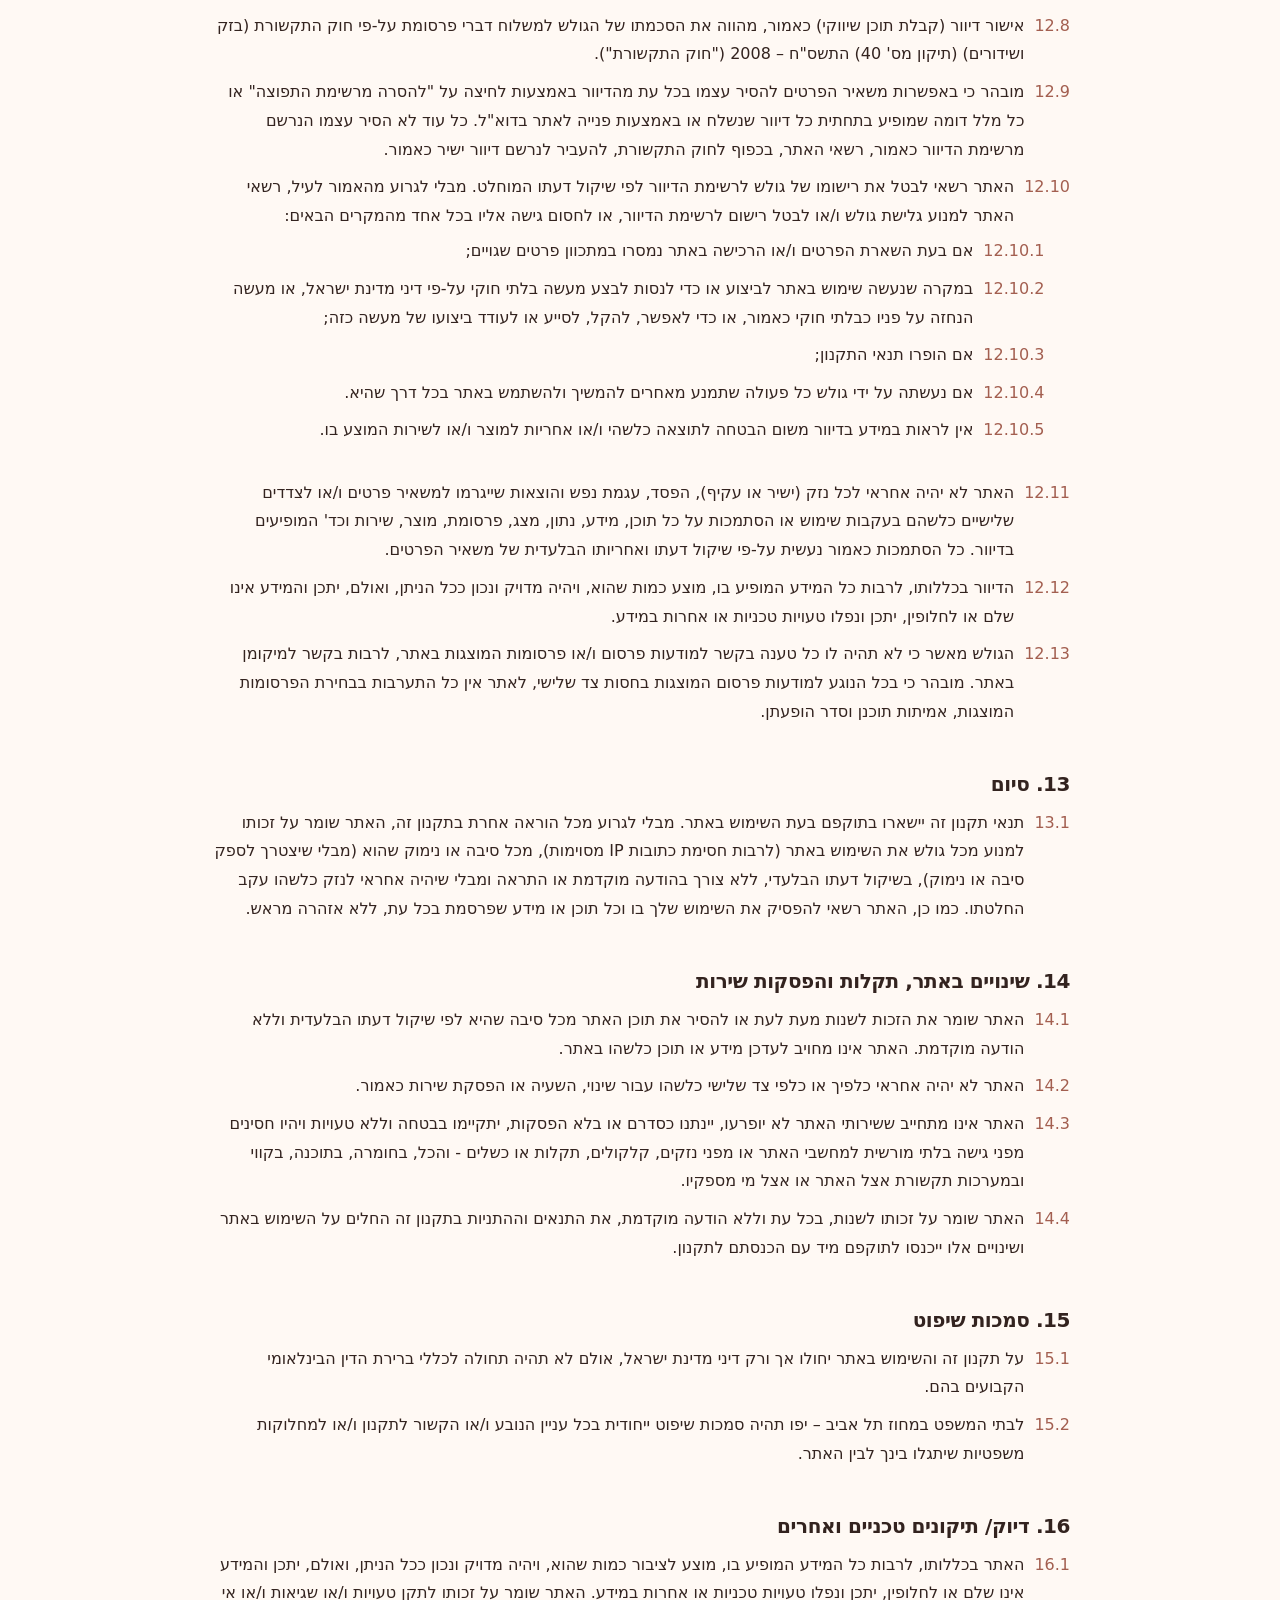
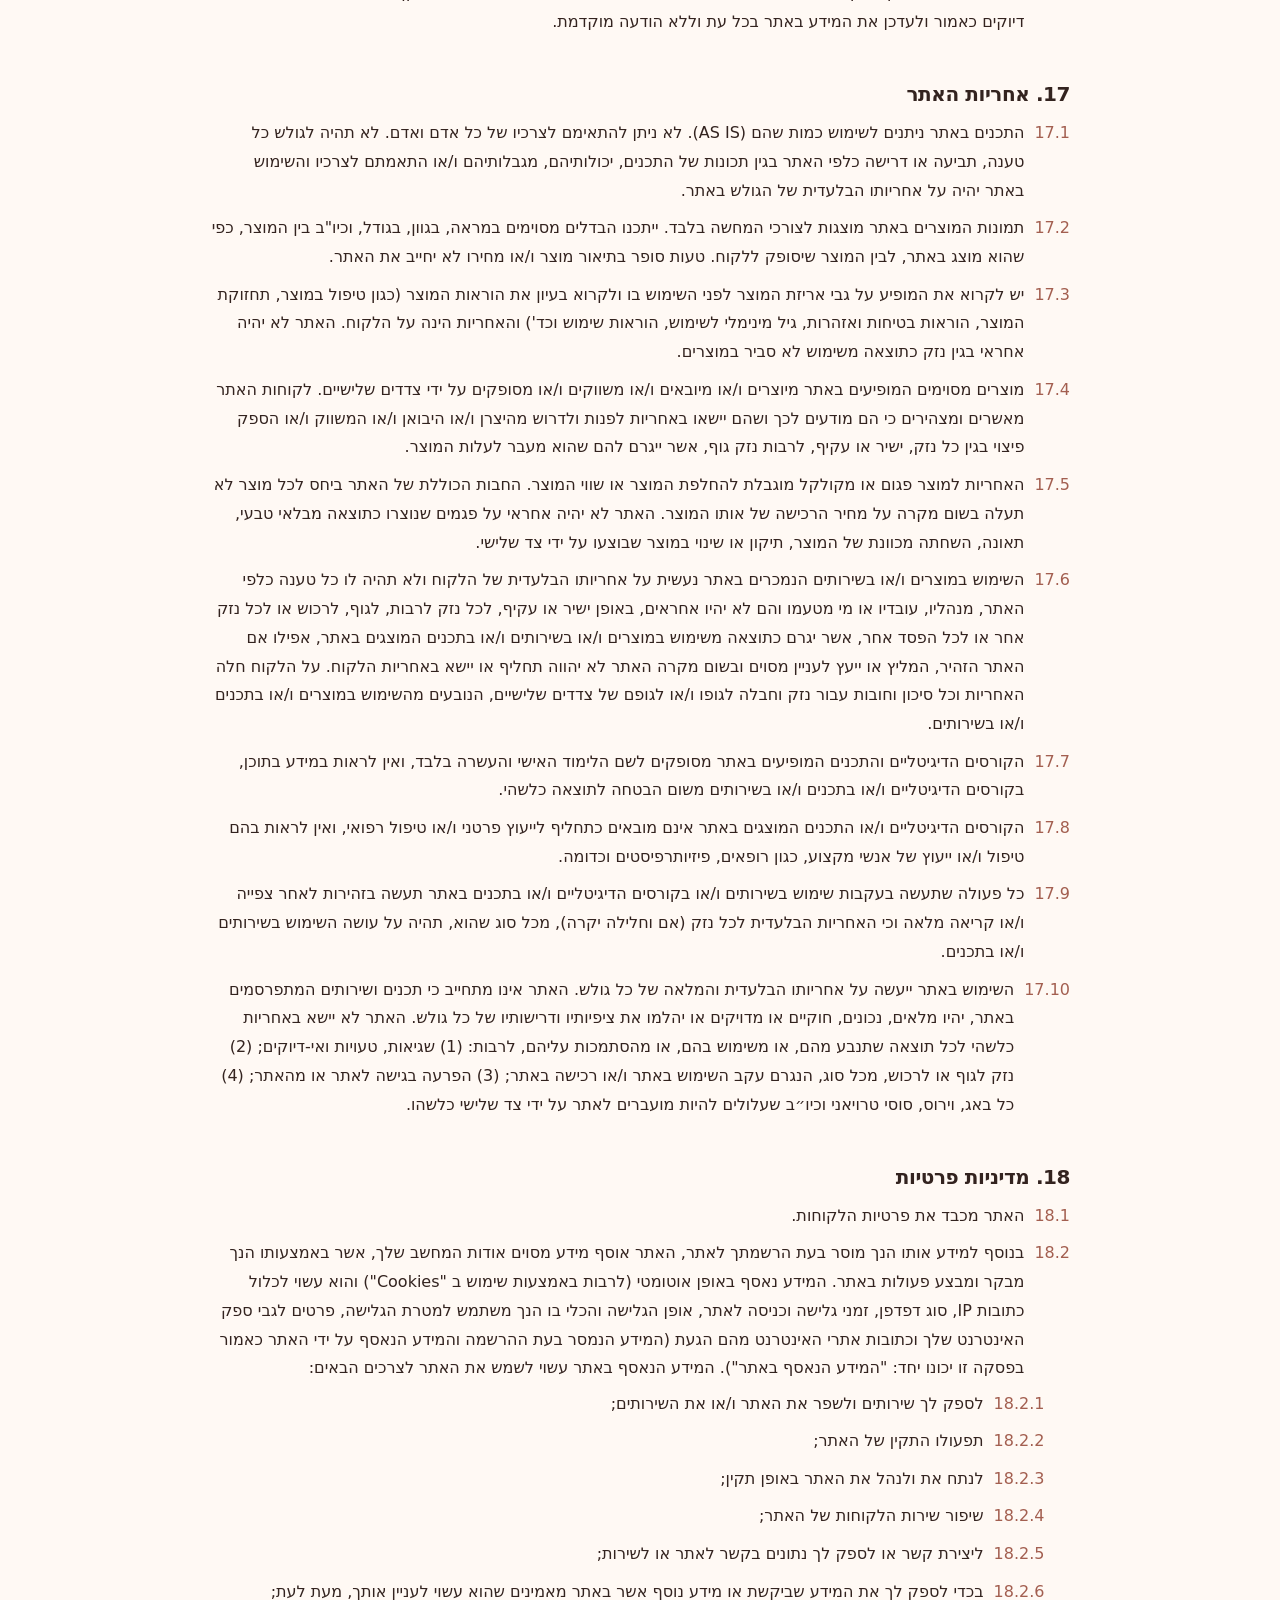
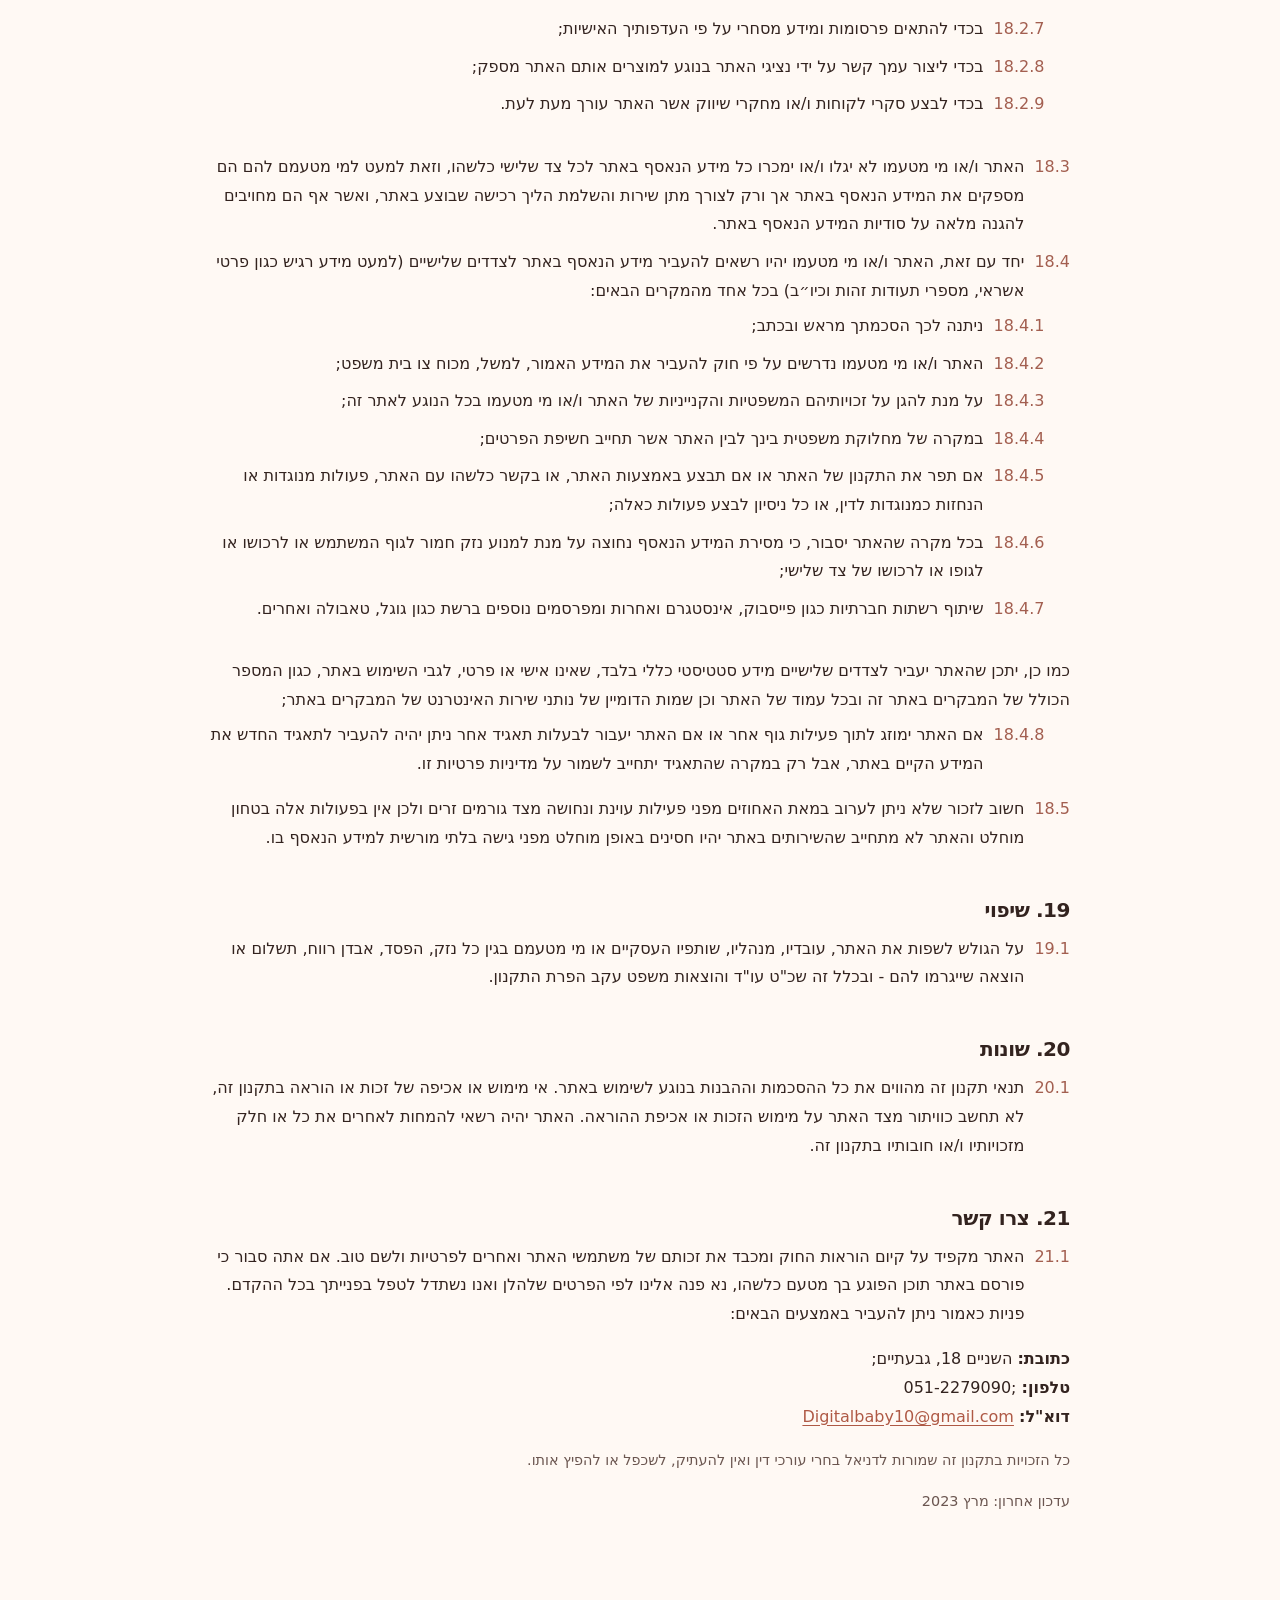
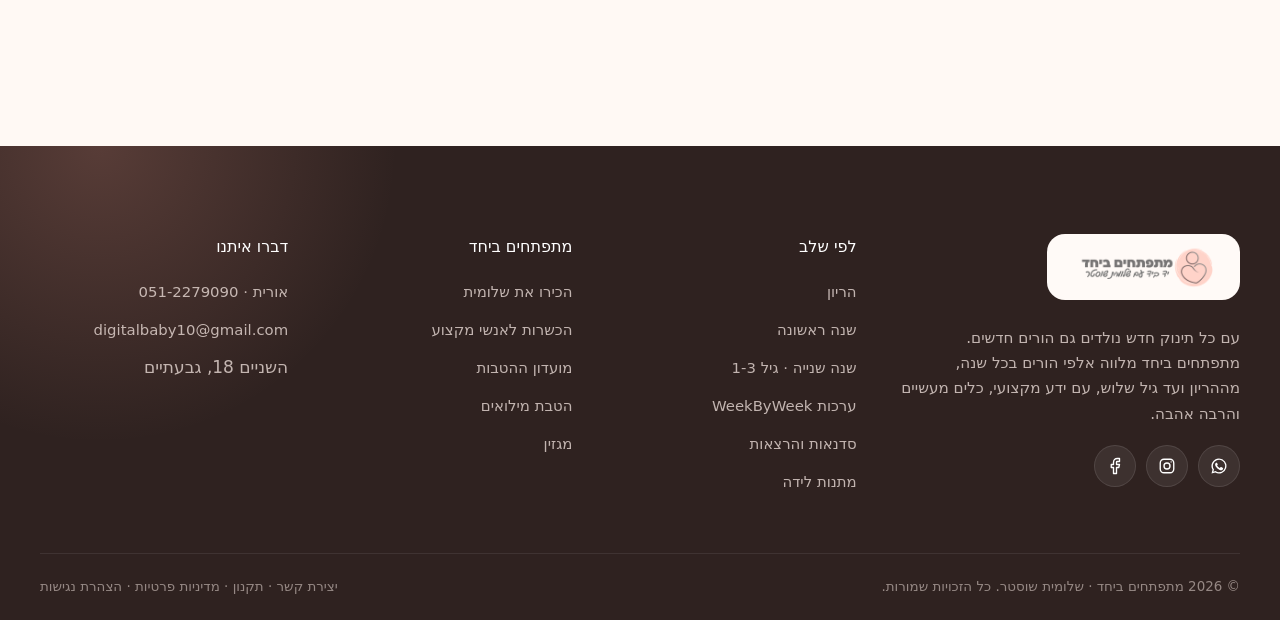
<file: terms.html>
<!doctype html>
<html lang="he" dir="rtl">
<head>
<meta http-equiv="Content-Security-Policy" content="default-src 'self'; script-src 'self' https://connect.facebook.net; style-src 'self' 'unsafe-inline' https://fonts.googleapis.com; font-src https://fonts.gstatic.com; img-src 'self' data: https://www.facebook.com; connect-src 'self' https://www.facebook.com https://connect.facebook.net; frame-src https://www.youtube-nocookie.com; object-src 'none'; base-uri 'self'; form-action 'self'">
<meta name="referrer" content="strict-origin-when-cross-origin">
<meta charset="utf-8">
<meta name="viewport" content="width=device-width, initial-scale=1">
<title>תקנון ותנאי שימוש | מתפתחים ביחד · שלומית שוסטר</title>
<meta name="description" content="תקנון, תנאי שימוש ומדיניות פרטיות לאתר מתפתחים ביחד – שלומית שוסטר.">
<meta property="og:title" content="תקנון ותנאי שימוש | מתפתחים ביחד · שלומית שוסטר">
<meta property="og:description" content="תקנון, תנאי שימוש ומדיניות פרטיות לאתר מתפתחים ביחד – שלומית שוסטר.">
<meta name="theme-color" content="#FFFAF7">
<link rel="icon" href="assets/img/favicon.svg" type="image/svg+xml">
<link rel="preconnect" href="https://fonts.googleapis.com"><link rel="preconnect" href="https://fonts.gstatic.com" crossorigin>
<link href="https://fonts.googleapis.com/css2?family=Google+Sans:wght@400..700&family=Playpen+Sans+Hebrew:wght@400;500&display=swap" rel="stylesheet">
<link rel="stylesheet" href="assets/css/style.css?v=f8a23c7f64">
<link rel="stylesheet" href="assets/css/migrated.css?v=8f1e8d3e30">
</head>
<body data-page="terms">
<div data-header></div>
<main>
  <section class="page-hero" style="padding-bottom:clamp(28px,4vw,48px)">
    <div class="ambient"></div><div class="dotgrid"></div>
    <div class="container legal">
      <nav class="breadcrumbs reveal" aria-label="פירורי לחם"><a href="index.html">בית</a><span>/</span><span>תקנון האתר</span></nav>
      <div class="section-head reveal" style="margin-bottom:0">
        <h1>תקנון, תנאי שימוש ומדיניות פרטיות לאתר ״מתפתחים ביחד – שלומית שוסטר״</h1>
        
      </div>
    </div>
  </section>

  <section class="section--tight">
    <div class="container legal">
      <div class="legal-note"><strong>מקור הטקסט:</strong> הועתק מילה במילה מקובץ התקנון שפורסם באתר הקודם (<a href="assets/docs/takanon-2023-03.pdf" target="_blank" rel="noopener">PDF, עדכון אחרון מרץ 2023</a>). לפני עלייה לאוויר יש לוודא מול עורכת הדין שהנוסח עדכני ומתאים לאתר החדש.</div>
      <nav class="legal-toc" aria-label="תוכן העניינים"><a href="#s1">1. השימוש באתר</a><a href="#s2">2. הרשמה לשירותים באתר</a><a href="#s3">3. הרכישה באתר</a><a href="#s4">4. מדיניות אספקת מוצרים</a><a href="#s5">5. מדיניות החזר, שינוי וביטול הזמנות</a><a href="#s6">6. קניין רוחני</a><a href="#s7">7. הפרת זכויות יוצרים וקניין רוחני</a><a href="#s8">8. הצהרות משתמש</a><a href="#s9">9. פעילות אסורה באתר</a><a href="#s10">10. תוכן צדדים שלישיים</a><a href="#s11">11. ניהול האתר</a><a href="#s12">12. הרשאה לדיוור, פרסומים ופרסומת</a><a href="#s13">13. סיום</a><a href="#s14">14. שינויים באתר, תקלות והפסקות שירות</a><a href="#s15">15. סמכות שיפוט</a><a href="#s16">16. דיוק/ תיקונים טכניים ואחרים</a><a href="#s17">17. אחריות האתר</a><a href="#s18">18. מדיניות פרטיות</a><a href="#s19">19. שיפוי</a><a href="#s20">20. שונות</a><a href="#s21">21. צרו קשר</a></nav>
      <div class="prose">
<p>שלומית שוסטר מברכת את בחירתכם לגלוש באתר האינטרנט המופעל בכתובת: www.shlomit-schuster.com (״האתר״).</p>
<p>שלומית שוסטר היא מומחית לגיל הרך, יועצת משפחתית ומדריכת הורים מוסמכת. ניתן לרכוש באתר מגוון מוצרים לתינוקות, כגון ערכות התפתחות, ערכות קלפים, ערכות בטיחות, ערכות מוסיקה, מנשאים ועוד ("המוצרים"). כמו כן, ניתן לרכוש קורסים דיגיטליים בתחום התפתחות התינוקות ("הקורסים"), להירשם לסדנאות והרצאות מעשירות ("הסדנאות") ולתאם מפגשי הדרכה וייעוץ ("מפגשי הייעוץ"). האתר מספק מידע אודות המוצרים, הקורסים, הסדנאות ומפגשי הייעוץ המוצעים לרכישה באתר, וכן בלוג, מדריכים ותכנים מקצועיים בתחום התפתחות תינוקות והדרכת הורים ("התכנים").</p>
<h2 id="s1">1. השימוש באתר</h2>
<ol class="clauses">
<li><span class="n">1.1</span><span>תקנון ותנאי שימוש אלה מהווים הסכם מחייב בינך, בין אם באופן פרטי ובין באמצעות תאגיד (״אתה״) לבין האתר בנוגע לגלישה ושימוש באתר בכל מחשב או מכשיר תקשורת אחר כדוגמת טלפון סלולרי, מחשבי טאבלט וכיו"ב. כמו כן הם חלים על השימוש באתר ו/או באתרים קשורים באמצעות אפליקציה או כל אמצעי אחר. קרא את התקנון ותנאי השימוש בקפידה, שכן הגלישה באתר וביצוע פעולות בו מעידים על הסכמתך לתנאים הכלולים בתקנון ותנאי שימוש אלו (״התקנון״).</span></li>
<li><span class="n">1.2</span><span>האמור בתקנון מתייחס באופן שווה לבני שני המינים והשימוש בלשון זכר ו/או נקבה הוא מטעמי נוחות בלבד.</span></li>
<li><span class="n">1.3</span><span>הגלישה באתר מותרת בכל גיל. הרכישה באתר מיועדת לבעלי כשירות משפטית מגיל 18 בלבד. רכישה של קטין מתחת לגיל 18 באתר מחייבת אישור הורה או אפוטרופוס.</span></li>
<li><span class="n">1.4</span><span>ככלל, הגלישה באתר והעיון בו אינם דורשים הרשמה, והוא פתוח לכל גולש. מבלי לגרוע מן האמור לעיל, האתר שומר על זכותו למנוע מגולש אשר לא נרשם לאתר גישה לשירותים מסוימים באתר, מכל סיבה או נימוק שהוא, בשיקול דעתו הבלעדי, ללא צורך בהודעה מוקדמת או התראה ומבלי שיהיה אחראי לנזק כלשהו עקב החלטתו.</span></li>
<li><span class="n">1.5</span><span>במקרה שייקבע כי הוראה בתקנון זה אינה ניתנת לאכיפה או שהינה חסרת תוקף מטעם כלשהו, לא יהא בכך כדי להשפיע או לפגוע בחוקיותן, תקפותן ואכיפתן של שאר הוראות התקנון.</span></li>
</ol>
<h2 id="s2">2. הרשמה לשירותים באתר</h2>
<ol class="clauses">
<li><span class="n">2.1</span><span>ניתן להירשם באתר לסדנאות, מפגשי ייעוץ והרצאות המוצעים לרכישה על ידי האתר ("השירותים").</span></li>
<li><span class="n">2.2</span><span>בעת ההרשמה, יתבקש המשתמש להזין את פרטיו, כגון שם מלא, מספר טלפון, כתובת דוא"ל ועוד נתונים (נתון לשיקול דעת האתר). מובהר כי אין חובה על פי חוק למסור את המידע, אולם אי הזנת הפרטים והנתונים המבוקשים או מסירת פרטים שגויים עלולים למנוע מתן זכות שימוש בשירותי האתר.</span></li>
<li><span class="n">2.3</span><span>על המשתמש חלה החובה למסור פרטים נכונים, עדכניים, מדויקים ומלאים בעת ההרשמה ו/או השימוש באתר. ניסיון להתחזות למשתמש או לאדם אחר או להשתמש בשם המשתמש ו/או הסיסמה של משתמש אחר הינו הפרה של תקנון זה. ככל ויהיה בכך צורך, במקרה של שינוי פרטים יש לעדכנם באתר או בפנייה לאתר.</span></li>
<li><span class="n">2.4</span><span>בהרשמה לשירותים באתר הנך מסכים לשמור את סיסמתך בסודיות, והנך מאשר כי: (1) חשבונך הוא אישי; (2) אתה תהיה האחראי הבלעדי לכל פעולה או שימוש שיעשו מחשבונך; (3) לא תאפשר לאחר גישה לחשבונך ו/או תמכור את חשבונך האישי לכל גורם אחר; (4) לא תוריד למחשבך ו/או לא תפיץ ו/או תעביר לאחר בכל אמצעי את התכנים והמידע המוצגים בחשבונך ו/או באתר.</span></li>
<li><span class="n">2.5</span><span>לאחר ביצוע ההרשמה והרכישה המשתמש יקבל שם משתמש וסיסמה אישית לחשבונו האישי, באמצעותו יקבל גישה לשירותים.</span></li>
<li><span class="n">2.6</span><span>שירותים אשר מועברים באופן פרונטלי יסופקו במועד ובמיקום שיצוינו באישור שיקבל הלקוח לכתובת דואר האלקטרוני שלו לאחר ביצוע ההרשמה, ובכפוף לאישור האתר.</span></li>
<li><span class="n">2.7</span><span>שירותים אשר מועברים באופן מקוון יסופקו באמצעות מערכת ה- ZOOM ו/או במערכת היוועדות חזותית אחרת עליה יחליט האתר. קישור למפגש באמצעות ה- ZOOM יועבר אל הלקוח במועד השירות. ככל ולא התקבל הקישור, יש ליצור קשר עם האתר באמצעות פרטי ההתקשרות המוצגים בתחתית התקנון.</span></li>
<li><span class="n">2.8</span><span>מתן השירותים יתאפשר בכפוף לשיקול דעתו הבלעדי של האתר והאתר לא יהא אחראי לכל איחור ו/או עיכוב במתן השירות ו/או אי-מתן השירות, כתוצאה מכוח עליון ו/או צדדים שלישיים ו/או מאירועים שאינם בשליטתו, ובכלל זה בעיות תקשורת, בעיות טכניות, בעיות ברשת האינטרנט, בעיות בדוא"ל, שביתה או השבתה, מעשה או מחדל של צד שלישי או מגבלות שהוטלו על ידו, חוקים, תקנות, צווים או הוראות ממשלתיות אחרות, מגבלות ביטחוניות, מגיפה, סגר, תנאי מזג אוויר או נסיבות אחרות שאינן בשליטתו.</span></li>
</ol>
<h2 id="s3">3. הרכישה באתר</h2>
<ol class="clauses">
<li><span class="n">3.1</span><span>ניתן לרכוש את המוצרים והשירותים באתר באופן נוח ומאובטח.</span></li>
<li><span class="n">3.2</span><span>מחירים, זמינות ותנאי רכישה אחרים מופיעים בדפי האתר ועשויים להשתנות מעת לעת. האתר שומר לעצמו את הזכות לשנות את מגוון המוצרים ו/או השירותים או להפסיקם או לשנות את מחיר המוצרים ו/או השירותים המוצעים באתר ומחוצה לו, ללא הודעה מוקדמת.</span></li>
<li><span class="n">3.3</span><span>בעת הזמנה באתר, אתה אחראי לספק מידע נכון, מדויק, עדכני ומלא. האתר רשאי לאמת את הפרטים שהוזנו לאחר ביצוע הזמנה, והוא רשאי לבטל או להגביל את ההזמנה בכל עת. במידה ובוצע תשלום עבור הזמנה שבוטלה, האתר יחזיר את סכום התשלום לאותו אמצעי התשלום.</span></li>
<li><span class="n">3.4</span><span>אם, מכל סיבה שהיא, חברת כרטיס האשראי תסרב להעביר את סכום התשלום בגין רכישה באתר, האתר יהיה רשאי להשהות או להפסיק לאלתר את מתן השירות והוא רשאי לדרוש את התשלום בתוספת עלות שנגרמה לאתר עקב הסירוב (לרבות קנסות מצד צד שלישי) באמצעים אחרים, לשיקול דעתו של האתר. במידה והאתר יאלץ לנקוט בהליכים משפטיים לגביית יתרות תשלום, אתה מתחייב לשפות את האתר בכל ההוצאות שיגרמו לו, לרבות שכר טרחת עורך דין והוצאות משפט נוספות.</span></li>
<li><span class="n">3.5</span><span>רכישה באתר כפופה לתנאים ולהגבלות נוספות של חברות האשראי ו/או כל אמצעי תשלום אחר המופיע באתר.</span></li>
</ol>
<h2 id="s4">4. מדיניות אספקת מוצרים</h2>
<ol class="clauses">
<li><span class="n">4.1</span><span>האתר ידאג לאספקת הזמנה של מוצרים שבוצעה באתר לכל מקום עליו יסכימו הצדדים בעת ביצוע ההזמנה באתר.</span></li>
<li><span class="n">4.2</span><span>הזמנות יטופלו ויסופקו בלוחות הזמנים הבאים:</span>
<ol>
<li><span class="n">4.2.1</span><span>עד 10 ימי עסקים באמצעות שליח עד הבית, לאזורים במדינת ישראל;</span></li>
<li><span class="n">4.2.2</span><span>איסוף עצמי בתיאום מראש, מאחת מן הכתובות: רחוב המפעיל 2, רמת גן או מרחוב השניים 18, גבעתיים;</span></li>
<li><span class="n">4.2.3</span><span>עד 30 ימי עסקים באמצעות דואר ישראל, לחו"ל.</span></li>
</ol></li>
<li style="display:block"><p style="margin:.2em 0 .4em">״יום עסקים״ – ימי ראשון עד חמישי, להוציא ימי שבתון של כלל המשק, ערבי חג וימים בהם הבנקים בישראל לא עובדים.</p></li>
<li><span class="n">4.3</span><span>עלות המשלוח עשויה להתעדכן מעת לעת בהתאם לאמור בעת ביצוע ההזמנה באתר.</span></li>
<li><span class="n">4.4</span><span>האתר רשאי לקבוע סכום מינימום להזמנה באתר.</span></li>
<li><span class="n">4.5</span><span>במקרה שבו מוצר שהוזמן באתר אינו זמין במלאי, האתר יעדכן את המזמין. במידה והמזמין לא יהיה זמין, האתר ישלח את ההזמנה ללא המוצר החסר.</span></li>
<li><span class="n">4.6</span><span>במידה והלקוח לא יהיה נוכח בביתו בעת הגעת השליח, בשעה שתואמה אתו מראש, ההזמנה תוחזר ותשלח פעם נוספת לאחר תשלום דמי משלוח נוספים על ידי הלקוח.</span></li>
<li><span class="n">4.7</span><span>במקרה שהלקוח יציין בהזמנה או לאחר מכן כי הוא מסכים שההזמנה תושאר ליד הדלת או אצל שכן ששמו נקוב בהזמנה, האחריות הבלעדית הנובעת מהשארת מוצרים ליד הדלת או אצל שכן, כאמור לעיל, תהא של הלקוח.</span></li>
<li><span class="n">4.8</span><span>אספקת הזמנות תתאפשר בכפוף לתנאים הבאים:</span>
<ol>
<li><span class="n">4.8.1</span><span>ישנה נגישות סבירה למקום ההזמנה;</span></li>
<li><span class="n">4.8.2</span><span>האתר (לרבות חברת השליחויות שלו) מבצע חלוקה באותו אזור;</span></li>
<li><span class="n">4.8.3</span><span>אם מדובר בארגון, מוסד, קיבוץ או ישוב שלא ניתן להגיע אליהם ללא אישור מיוחד ו/או שאין בהם רישום מוסדר של רחובות ו/או מספרי בתים, ההזמנה תימסר לנקודת החלוקה המרכזית באותו המקום.</span></li>
</ol></li>
<li><span class="n">4.9</span><span>האתר לא יהיה אחראי לכל איחור ו/או עיכוב באספקה ו/או אי-אספקה, שיגרם כתוצאה של:</span>
<ol>
<li><span class="n">4.9.1</span><span>כוח עליון ו/או מאירועים שאינם בשליטת האתר;</span></li>
<li><span class="n">4.9.2</span><span>מסיבות הקשורות לחברת השליחויות של האתר ו/או לדואר ישראל;</span></li>
<li><span class="n">4.9.3</span><span>סגירת המשק כך שפעילות האתר ו/או ספקיו ו/או נותני שירותיו יפגעו, מכל סיבה שהיא.</span></li>
</ol></li>
</ol>
<h2 id="s5">5. מדיניות החזר, שינוי וביטול הזמנות</h2>
<ol class="clauses">
<li><span class="n">5.1</span><span>בקשה להחזר, שינוי או ביטול עסקה יועברו לאתר באחד מאמצעי ההתקשרות המופיעים בתחתית התקנון.</span></li>
<li><span class="n">5.2</span><span>החזר, שינוי או ביטול הזמנה של מוצרים יתאפשרו בהחזר כספי או בהחלפה בטווח זמן של עד 14 יום לאחר קבלת הלקוח את ההזמנה.</span></li>
<li><span class="n">5.3</span><span>במידה וההחזר, השינוי או הביטול יתבקשו לאחר 14 יום מקבלת ההזמנה, בקשה להחזר, שינוי או ביטול עסקה יתאפשרו בכפוף לשקול דעתו הבלעדי של האתר.</span></li>
<li><span class="n">5.4</span><span>במקרה שהחזר, שינוי או ביטול נעשו מפני שהלקוח התחרט (ולא עקב פגם או אי התאמה) ואושרו על ידי האתר:</span>
<ol>
<li><span class="n">5.4.1</span><span>על הלקוח להשיב את המוצר לאתר כאשר הוא במצבו כפי שקבל אותו, וארוז באריזתו המקורית;</span></li>
<li><span class="n">5.4.2</span><span>לא נעשה במוצר שימוש מכל סוג שהוא ולא נגרם למוצר כל נזק או פגם;</span></li>
<li><span class="n">5.4.3</span><span>המוצר יוחזר בצירוף חשבונית עסקה או הוכחת עסקה;</span></li>
<li><span class="n">5.4.4</span><span>העלויות הכרוכות בהחזרת ההזמנה תחולנה על הלקוח;</span></li>
<li><span class="n">5.4.5</span><span>יגבו דמי ביטול בגובה 5% מסכום המוצר או בסך 100 ש״ח (לפי הנמוך מבניהם).</span></li>
</ol></li>
<li><span class="n">5.5</span><span>במקרה שהחזר, שינוי או ביטול נעשו עקב פגם במוצר, האחריות לאיסוף או החלפת המוצר הפגום מהמקום בו נמסר, תחול על האתר.</span></li>
<li><span class="n">5.6</span><span>מוצר שיוגדר כפגום על ידי הלקוח ייבדק על ידי האתר. במידה ולאחר בדיקת האתר המוצר ימצא תקין ו/או שהפגם נעשה לאחר קבלת הלקוח את המוצר כתוצאה של שימוש שאינו סביר, הלקוח לא יקבל החזר כספי ויהיה באפשרותו לבקש את שליחת המוצר חזרה אליו בכפוף לתשלום דמי משלוח פעם נוספת.</span></li>
<li><span class="n">5.7</span><span>ביטול רכישה של קורסים דיגיטליים וקבלת החזר כספי יתאפשרו בתוך 14 ימי עסקים מיום הרכישה, ובתנאי שנצפו פחות משני שיעורים בקורס הדיגיטלי. לאחר מכן, הלקוח לא יהיה זכאי להחזר כספי כלשהו.</span></li>
<li><span class="n">5.8</span><span>ביטול רכישה של סדנאות, הרצאות ומפגשי ייעוץ וקבלת החזר כספי יתאפשרו בתוך 14 ימים מיום הרכישה, ובתנאי שיש שני ימי עסקים בטרם מועד הסדנה / הרצאה / מפגש ייעוץ.</span></li>
<li><span class="n">5.9</span><span>שינוי מועד של סדנה או הרצאה או מפגש ייעוץ תיעשה בכפוף לאישור האתר וזמינות המועדים.</span></li>
<li><span class="n">5.10</span><span>כל החזר כספי יעשה באמצעי התשלום שבו ביצע הלקוח את ההזמנה.</span></li>
<li><span class="n">5.11</span><span>כל החזרה, שינוי או ביטול של הזמנה יאושרו לאחר שהלקוח יקבל הודעה בכתב מהאתר המאשרת זאת.</span></li>
<li><span class="n">5.12</span><span>האמור בתקנון כפוף להוראות חוק הגנת הצרכן, התשמ"א-1981.</span></li>
</ol>
<h2 id="s6">6. קניין רוחני</h2>
<ol class="clauses">
<li><span class="n">6.1</span><span>אלא אם צוין במפורש אחרת, כל זכויות היוצרים והקניין הרוחני באתר, לרבות, עיצובים, תמונות, שמע, וידאו, טקסט, מאגרי מידע, תוכנות, קוד (״התוכן״) וכן סמלילים, סימני מסחר וכיו״ב (״הסימנים״) הם בבעלות האתר בלבד, או בבעלות צד שלישי, שהרשה לאתר או נתן רישיון לאתר לעשות שימוש על פי דין בתכנים או בסימנים ובכלל זה שותפיו העסקיים של האתר.</span></li>
<li><span class="n">6.2</span><span>התוכן והסימנים ניתנים כמו שהם ״AS IS״ לשימוש אישי בלבד. אלא אם צוין במפורש אחרת, אין להעתיק, להפיץ, להציג בפומבי, לבצע בפומבי, להעביר לציבור, לשנות, לעבד, ליצור יצירות נגזרות, למכור או להשכיר כל חלק מן הנ"ל, בין ישירות ובין באמצעות או בשיתוף צד שלישי, בכל דרך או אמצעי בין אם אלקטרוניים, מכאניים, אופטיים, אמצעי צילום או הקלטה, או בכל אמצעי ודרך אחרת, בלא קבלת הסכמה בכתב ומראש מהאתר או מבעלי הזכויות האחרים, לפי העניין, ובכפוף לתנאי ההסכמה.</span></li>
<li><span class="n">6.3</span><span>אם וככל שניתנה הסכמה כאמור, יש להימנע מלהסיר, למחוק או לשבש כל הודעה או סימן בעניין זכויות קניין רוחני, לדוגמה: סימון זכויות היוצרים ©, או סימן מסחר ®, הנלווים לתכנים שיעשה בהם שימוש.</span></li>
<li><span class="n">6.4</span><span>בתנאי שאתה זכאי לגלוש באתר, האתר מקנה לך רישיון מוגבל לשימוש בו ולהורדת או הדפסת עותק של כל חלק מהתוכן אליו ניתנה גישה ראויה לשימוש אישי בלבד, שאינו מסחרי.</span></li>
<li><span class="n">6.5</span><span>יובהר כי תוכן הקורסים הדיגיטליים, התכנים המוצגים באתר והמוצרים הינם קניינה הבלעדי של שלומית שוסטר והאתר ואסור להפיץ אותו ו/או לעשות בו כל שימוש שאינו למטרת לימוד אישי.</span></li>
</ol>
<h2 id="s7">7. הפרת זכויות יוצרים וקניין רוחני</h2>
<ol class="clauses">
<li><span class="n">7.1</span><span>אנו מכבדים את זכויות היוצרים והקניין של אחרים. אם אתה מאמין כי מידע או תוכן באתר מפר את זכויות קנייניות השייכות לך, אנא צור קשר באמצעות פרטי ההתקשרות שבתחתית תקנון זה.</span></li>
</ol>
<h2 id="s8">8. הצהרות משתמש</h2>
<ol class="clauses">
<li><span class="n">8.1</span><span>בעת גלישה באתר, אתה מתחייב ומצהיר כדלקמן: (1) הגלישה באתר והשימוש הם באחריותך הבלעדית; (2) הפרטים שהזנת בעת השארת הפרטים ו/או רכישה באתר הם נכונים, עדכניים, מדיוקים ומלאים; (3) ככל ויהיה בכך צורך, במקרה של שינוי פרטים תעדכנם בפנייה לאתר; (4) הנך בעל כשירות משפטית ואתה מסכים לתנאי התקנון; (5) לא תעשה שימוש באתר באמצעים אוטומטיים או לא אנושיים, בין אם באמצעות BOT, סקריפט או בכל דרך אחרת; (6) לא תעשה שימוש בלתי חוקי באתר; (7) השימוש שלך באתר לא יפר כל חוק או תקנה רלוונטיים.</span></li>
<li><span class="n">8.2</span><span>האתר רשאי, למנוע מכל גולש שימוש באתר לפי שיקול דעתו המוחלט. מבלי לגרוע מהאמור לעיל, האתר רשאי לחסום גישתו אליו או חלקה אם בעת השארת פרטים באתר נמסרו במתכוון פרטים שגויים, לא עדכניים או לא מלאים.</span></li>
</ol>
<h2 id="s9">9. פעילות אסורה באתר</h2>
<ol class="clauses">
<li><span class="n">9.1</span><span>אינך רשאי להשתמש באתר אלא למטרות שלשמן הוא נועד. השימוש באתר מותר למטרות פרטיות ואישיות בלבד ואין לעשות בו שימוש למטרות מסחריות למעט כאלו שיאושרו על ידי האתר באופן ספציפי.</span></li>
<li><span class="n">9.2</span><span>כמשתמש האתר, אתה מסכים שלא:</span>
<ol>
<li><span class="n">9.2.1</span><span>לאחזר נתונים או תוכן אחר מהאתר כדי ליצור או להרכיב אוסף, מסד נתונים או מדריך ללא אישור מראש ובכתב מהאתר;</span></li>
<li><span class="n">9.2.2</span><span>לעשות כל שימוש בעיצובי האתר;</span></li>
<li><span class="n">9.2.3</span><span>לעשות שימוש לא מורשה באתר, לרבות איסוף כתובות דוא"ל וכיו״ב באמצעים אלקטרוניים או אחרים לצורך שליחת דוא"ל באמצעים אוטומטיים;</span></li>
<li><span class="n">9.2.4</span><span>לעקוף, להשבית או להפריע בדרך אחרת לאבטחת האתר, לרבות שימוש ביישומים המונעים או מגבילים את השימוש או ההעתקה של תוכן כלשהו;</span></li>
<li><span class="n">9.2.5</span><span>להונות או להטעות את האתר ו/או את משתמשיו;</span></li>
<li><span class="n">9.2.6</span><span>לעשות שימוש לא נכון בשירותי התמיכה של האתר או להגיש דוחות כוזבים בנוגע לשימוש באתר;</span></li>
<li><span class="n">9.2.7</span><span>לעשות שימוש אוטומטי במערכת, כגון שימוש בסקריפטים לשליחת הערות או הודעות, או שימוש בכריית נתונים, רובוטים או כלי איסוף וחילוץ נתונים דומים;</span></li>
<li><span class="n">9.2.8</span><span>לנסות להתחזות לאדם אחר ו/או להעביר את פרטי הגישה לאתר לאדם אחר;</span></li>
<li><span class="n">9.2.9</span><span>להשתמש במידע שהתקבל באתר על מנת להטריד, להתעלל או לפגוע באדם אחר;</span></li>
<li><span class="n">9.2.10</span><span>להשתמש באתר כחלק מכל מאמץ להתחרות באתר;</span></li>
<li><span class="n">9.2.11</span><span>לאחזר, לפענח או להנדס לאחור חלק מהאתר, אפשרות באתר או יישום באתר;</span></li>
<li><span class="n">9.2.12</span><span>להטריד, להפחיד או לאיים על כל אחד מעובדי או סוכני האתר;</span></li>
<li><span class="n">9.2.13</span><span>למחוק את זכויות היוצרים או את הודעת הזכויות הקנייניות מכל תוכן או סימן;</span></li>
<li><span class="n">9.2.14</span><span>להעתיק או להתאים את קוד האתר או חלק ממנו, כולל אך לא רק Java Script, HTML, JSON, CSS, PHP או קוד אחר;</span></li>
<li><span class="n">9.2.15</span><span>להעלות או להעביר (או לנסות להעלות או להעביר) וירוסים, סוסים טרויאניים, או חומר אחר, כולל שימוש בדואר זבל, אשר יפריע לשימוש באתר;</span></li>
<li><span class="n">9.2.16</span><span>לבצע פעולה שתפגע או תזיק לאתר, בהתאם לשיקול דעתו של האתר;</span></li>
<li><span class="n">9.2.17</span><span>להשתמש באתר באופן שאינו עולה בקנה אחד החוק, התקנות והפסיקה.</span></li>
</ol></li>
<li><span class="n">9.3</span><span>מבלי לגרוע מכל זכות נוספת, כל שימוש באתר תוך הפרה של האמור לעיל עלול לגרום, בין היתר, לסיום או השעיית זכויותיך לשימוש באתר.</span></li>
</ol>
<h2 id="s10">10. תוכן צדדים שלישיים</h2>
<ol class="clauses">
<li><span class="n">10.1</span><span>האתר רשאי להשתמש בקישורים לאתרים אחרים ("אתרי צד שלישי") וכן במאמרים, תמונות, טקסט, גרפיקה, תמונות, עיצובים, מוסיקה, סאונד, וידאו, מידע, אפליקציות, תוכנה ותכנים או פריטים אחרים השייכים או שמקורם באתרי צד שלישי ("תוכן של צד שלישי"). אתרי צד שלישי ותוכן של צד שלישי אינם נחקרים, מנוטרים, או נבדקים על ידי האתר והאתר לא אחראי לתוכן של צד שלישי שפורסם דרך האתר, שהגעת אליו דרך האתר, שזמין דרך האתר או מותקן בו, כולל תוכן, חוות דעת, אמינות, נוהלי פרטיות או מדיניות אחרת של או כלולים באתרי שלישי או בתוכן של צד שלישי. שימוש בקישור או התרת שימוש או התקנה של אתרים של צד שלישי או כל תוכן של צד שלישי כלשהו אינה מרמזת על אישור או אישור לכך על ידינו, והאחריות על כניסה לקישור זה היא על הגולש בלבד, ועליו לבדוק אותו טרם הכניסה אליו.</span></li>
<li><span class="n">10.2</span><span>האתר לא לוקח אחריות על כל רכישה שתבצע מאתרי צד שלישי או מחברות אחרות אשר יבוצעו ויהיו בתוקף באופן בלעדי בינך לבין הצד השלישי הרלוונטי.</span></li>
</ol>
<h2 id="s11">11. ניהול האתר</h2>
<ol class="clauses">
<li><span class="n">11.1</span><span>אנו שומרים לעצמנו את הזכות: (1) לפקח על הפרות של תקנון זה; (2) לנקוט בפעולה משפטית כנגד כל מי שמפר את הוראות החוק או הוראות תקנון זה, לשיקול דעתו הבלעדי של האתר, לרבות, ללא הגבלה, דיווח על המשתמש לרשויות אכיפת החוק; (3) לסרב, להגביל גישה, להגביל זמינות, או להשבית (ככל שניתן מבחינה טכנולוגית) כל תרומה שלך לאתר או כל חלק ממנה, לפי שיקול דעתו הבלעדי של האתר וללא הגבלה; וכן (4) לנהל את האתר באופן שיגן על זכויותיו ורכושו ויקל על תפקודו התקין.</span></li>
</ol>
<h2 id="s12">12. הרשאה לדיוור, פרסומים ופרסומת</h2>
<ol class="clauses">
<li><span class="n">12.1</span><span>גולש שהשאיר פרטים באתר ומצורף לרשימת הדיוור של האתר, מאשר שימוש בפרטיו לצורך קבלת מידע שיווקי, עדכונים ופרסומות שיבצע האתר מעת לעת.</span></li>
<li><span class="n">12.2</span><span>על גולש שהשאיר פרטים כאמור תחולנה הוראות הדיוור המפורטות בתקנון להלן.</span></li>
<li><span class="n">12.3</span><span>אין להשאיר פרטים של אדם אחר באתר שלא בהסכמתו ו/או ללא נוכחותו מול המסך בשעת השארת הפרטים ולאחר שהוסברו לו כל תנאי התקנון.</span></li>
<li><span class="n">12.4</span><span>בעת השארת הפרטים יתבקש הגולש למסור פרטים אישיים כגון: שם פרטי, שם משפחה, טלפון וכן כתובת דואר אלקטרוני פעילה (לשיקול דעתו הבלעדי של האתר). מסירת פרטים חלקיים או שגויים עלולים למנוע את האפשרות להשתמש בשירות ולסכל יצירת קשר במקרה הצורך. במקרה של שינוי פרטים יש לעדכנם באתר.</span></li>
<li><span class="n">12.5</span><span>מובהר כי אין חובה על-פי חוק למסור פרטים באתר, אולם בלא למוסרם לא ניתן יהיה לקבל תוכן שיווקי ועדכונים מהאתר.</span></li>
<li><span class="n">12.6</span><span>האתר לא יעשה בפרטים שנמסרו שימוש, אלא בהתאם למדיניות הפרטיות של האתר המהווה חלק בלתי נפרד מהתקנון.</span></li>
<li><span class="n">12.7</span><span>השארת פרטים באתר ואישור לקבלת תוכן שיווקי כוללת, בין היתר, קבלת תוכן שיווקי, מידע ביחס למבצעים, עדכונים והנחות המוצעים למשתמשים רשומים.</span></li>
<li><span class="n">12.8</span><span>אישור דיוור (קבלת תוכן שיווקי) כאמור, מהווה את הסכמתו של הגולש למשלוח דברי פרסומת על-פי חוק התקשורת (בזק ושידורים) (תיקון מס' 40) התשס"ח – 2008 ("חוק התקשורת").</span></li>
<li><span class="n">12.9</span><span>מובהר כי באפשרות משאיר הפרטים להסיר עצמו בכל עת מהדיוור באמצעות לחיצה על "להסרה מרשימת התפוצה" או כל מלל דומה שמופיע בתחתית כל דיוור שנשלח או באמצעות פנייה לאתר בדוא"ל. כל עוד לא הסיר עצמו הנרשם מרשימת הדיוור כאמור, רשאי האתר, בכפוף לחוק התקשורת, להעביר לנרשם דיוור ישיר כאמור.</span></li>
<li><span class="n">12.10</span><span>האתר רשאי לבטל את רישומו של גולש לרשימת הדיוור לפי שיקול דעתו המוחלט. מבלי לגרוע מהאמור לעיל, רשאי האתר למנוע גלישת גולש ו/או לבטל רישום לרשימת הדיוור, או לחסום גישה אליו בכל אחד מהמקרים הבאים:</span>
<ol>
<li><span class="n">12.10.1</span><span>אם בעת השארת הפרטים ו/או הרכישה באתר נמסרו במתכוון פרטים שגויים;</span></li>
<li><span class="n">12.10.2</span><span>במקרה שנעשה שימוש באתר לביצוע או כדי לנסות לבצע מעשה בלתי חוקי על-פי דיני מדינת ישראל, או מעשה הנחזה על פניו כבלתי חוקי כאמור, או כדי לאפשר, להקל, לסייע או לעודד ביצועו של מעשה כזה;</span></li>
<li><span class="n">12.10.3</span><span>אם הופרו תנאי התקנון;</span></li>
<li><span class="n">12.10.4</span><span>אם נעשתה על ידי גולש כל פעולה שתמנע מאחרים להמשיך ולהשתמש באתר בכל דרך שהיא.</span></li>
<li><span class="n">12.10.5</span><span>אין לראות במידע בדיוור משום הבטחה לתוצאה כלשהי ו/או אחריות למוצר ו/או לשירות המוצע בו.</span></li>
</ol></li>
<li><span class="n">12.11</span><span>האתר לא יהיה אחראי לכל נזק (ישיר או עקיף), הפסד, עגמת נפש והוצאות שייגרמו למשאיר פרטים ו/או לצדדים שלישיים כלשהם בעקבות שימוש או הסתמכות על כל תוכן, מידע, נתון, מצג, פרסומת, מוצר, שירות וכד' המופיעים בדיוור. כל הסתמכות כאמור נעשית על-פי שיקול דעתו ואחריותו הבלעדית של משאיר הפרטים.</span></li>
<li><span class="n">12.12</span><span>הדיוור בכללותו, לרבות כל המידע המופיע בו, מוצע כמות שהוא, ויהיה מדויק ונכון ככל הניתן, ואולם, יתכן והמידע אינו שלם או לחלופין, יתכן ונפלו טעויות טכניות או אחרות במידע.</span></li>
<li><span class="n">12.13</span><span>הגולש מאשר כי לא תהיה לו כל טענה בקשר למודעות פרסום ו/או פרסומות המוצגות באתר, לרבות בקשר למיקומן באתר. מובהר כי בכל הנוגע למודעות פרסום המוצגות בחסות צד שלישי, לאתר אין כל התערבות בבחירת הפרסומות המוצגות, אמיתות תוכנן וסדר הופעתן.</span></li>
</ol>
<h2 id="s13">13. סיום</h2>
<ol class="clauses">
<li><span class="n">13.1</span><span>תנאי תקנון זה יישארו בתוקפם בעת השימוש באתר. מבלי לגרוע מכל הוראה אחרת בתקנון זה, האתר שומר על זכותו למנוע מכל גולש את השימוש באתר (לרבות חסימת כתובות IP מסוימות), מכל סיבה או נימוק שהוא (מבלי שיצטרך לספק סיבה או נימוק), בשיקול דעתו הבלעדי, ללא צורך בהודעה מוקדמת או התראה ומבלי שיהיה אחראי לנזק כלשהו עקב החלטתו. כמו כן, האתר רשאי להפסיק את השימוש שלך בו וכל תוכן או מידע שפרסמת בכל עת, ללא אזהרה מראש.</span></li>
</ol>
<h2 id="s14">14. שינויים באתר, תקלות והפסקות שירות</h2>
<ol class="clauses">
<li><span class="n">14.1</span><span>האתר שומר את הזכות לשנות מעת לעת או להסיר את תוכן האתר מכל סיבה שהיא לפי שיקול דעתו הבלעדית וללא הודעה מוקדמת. האתר אינו מחויב לעדכן מידע או תוכן כלשהו באתר.</span></li>
<li><span class="n">14.2</span><span>האתר לא יהיה אחראי כלפיך או כלפי צד שלישי כלשהו עבור שינוי, השעיה או הפסקת שירות כאמור.</span></li>
<li><span class="n">14.3</span><span>האתר אינו מתחייב ששירותי האתר לא יופרעו, יינתנו כסדרם או בלא הפסקות, יתקיימו בבטחה וללא טעויות ויהיו חסינים מפני גישה בלתי מורשית למחשבי האתר או מפני נזקים, קלקולים, תקלות או כשלים - והכל, בחומרה, בתוכנה, בקווי ובמערכות תקשורת אצל האתר או אצל מי מספקיו.</span></li>
<li><span class="n">14.4</span><span>האתר שומר על זכותו לשנות, בכל עת וללא הודעה מוקדמת, את התנאים וההתניות בתקנון זה החלים על השימוש באתר ושינויים אלו ייכנסו לתוקפם מיד עם הכנסתם לתקנון.</span></li>
</ol>
<h2 id="s15">15. סמכות שיפוט</h2>
<ol class="clauses">
<li><span class="n">15.1</span><span>על תקנון זה והשימוש באתר יחולו אך ורק דיני מדינת ישראל, אולם לא תהיה תחולה לכללי ברירת הדין הבינלאומי הקבועים בהם.</span></li>
<li><span class="n">15.2</span><span>לבתי המשפט במחוז תל אביב – יפו תהיה סמכות שיפוט ייחודית בכל עניין הנובע ו/או הקשור לתקנון ו/או למחלוקות משפטיות שיתגלו בינך לבין האתר.</span></li>
</ol>
<h2 id="s16">16. דיוק/ תיקונים טכניים ואחרים</h2>
<ol class="clauses">
<li><span class="n">16.1</span><span>האתר בכללותו, לרבות כל המידע המופיע בו, מוצע לציבור כמות שהוא, ויהיה מדויק ונכון ככל הניתן, ואולם, יתכן והמידע אינו שלם או לחלופין, יתכן ונפלו טעויות טכניות או אחרות במידע. האתר שומר על זכותו לתקן טעויות ו/או שגיאות ו/או אי דיוקים כאמור ולעדכן את המידע באתר בכל עת וללא הודעה מוקדמת.</span></li>
</ol>
<h2 id="s17">17. אחריות האתר</h2>
<ol class="clauses">
<li><span class="n">17.1</span><span>התכנים באתר ניתנים לשימוש כמות שהם (AS IS). לא ניתן להתאימם לצרכיו של כל אדם ואדם. לא תהיה לגולש כל טענה, תביעה או דרישה כלפי האתר בגין תכונות של התכנים, יכולותיהם, מגבלותיהם ו/או התאמתם לצרכיו והשימוש באתר יהיה על אחריותו הבלעדית של הגולש באתר.</span></li>
<li><span class="n">17.2</span><span>תמונות המוצרים באתר מוצגות לצורכי המחשה בלבד. ייתכנו הבדלים מסוימים במראה, בגוון, בגודל, וכיו"ב בין המוצר, כפי שהוא מוצג באתר, לבין המוצר שיסופק ללקוח. טעות סופר בתיאור מוצר ו/או מחירו לא יחייב את האתר.</span></li>
<li><span class="n">17.3</span><span>יש לקרוא את המופיע על גבי אריזת המוצר לפני השימוש בו ולקרוא בעיון את הוראות המוצר (כגון טיפול במוצר, תחזוקת המוצר, הוראות בטיחות ואזהרות, גיל מינימלי לשימוש, הוראות שימוש וכד') והאחריות הינה על הלקוח. האתר לא יהיה אחראי בגין נזק כתוצאה משימוש לא סביר במוצרים.</span></li>
<li><span class="n">17.4</span><span>מוצרים מסוימים המופיעים באתר מיוצרים ו/או מיובאים ו/או משווקים ו/או מסופקים על ידי צדדים שלישיים. לקוחות האתר מאשרים ומצהירים כי הם מודעים לכך ושהם יישאו באחריות לפנות ולדרוש מהיצרן ו/או היבואן ו/או המשווק ו/או הספק פיצוי בגין כל נזק, ישיר או עקיף, לרבות נזק גוף, אשר ייגרם להם שהוא מעבר לעלות המוצר.</span></li>
<li><span class="n">17.5</span><span>האחריות למוצר פגום או מקולקל מוגבלת להחלפת המוצר או שווי המוצר. החבות הכוללת של האתר ביחס לכל מוצר לא תעלה בשום מקרה על מחיר הרכישה של אותו המוצר. האתר לא יהיה אחראי על פגמים שנוצרו כתוצאה מבלאי טבעי, תאונה, השחתה מכוונת של המוצר, תיקון או שינוי במוצר שבוצעו על ידי צד שלישי.</span></li>
<li><span class="n">17.6</span><span>השימוש במוצרים ו/או בשירותים הנמכרים באתר נעשית על אחריותו הבלעדית של הלקוח ולא תהיה לו כל טענה כלפי האתר, מנהליו, עובדיו או מי מטעמו והם לא יהיו אחראים, באופן ישיר או עקיף, לכל נזק לרבות, לגוף, לרכוש או לכל נזק אחר או לכל הפסד אחר, אשר יגרם כתוצאה משימוש במוצרים ו/או בשירותים ו/או בתכנים המוצגים באתר, אפילו אם האתר הזהיר, המליץ או ייעץ לעניין מסוים ובשום מקרה האתר לא יהווה תחליף או יישא באחריות הלקוח. על הלקוח חלה האחריות וכל סיכון וחובות עבור נזק וחבלה לגופו ו/או לגופם של צדדים שלישיים, הנובעים מהשימוש במוצרים ו/או בתכנים ו/או בשירותים.</span></li>
<li><span class="n">17.7</span><span>הקורסים הדיגיטליים והתכנים המופיעים באתר מסופקים לשם הלימוד האישי והעשרה בלבד, ואין לראות במידע בתוכן, בקורסים הדיגיטליים ו/או בתכנים ו/או בשירותים משום הבטחה לתוצאה כלשהי.</span></li>
<li><span class="n">17.8</span><span>הקורסים הדיגיטליים ו/או התכנים המוצגים באתר אינם מובאים כתחליף לייעוץ פרטני ו/או טיפול רפואי, ואין לראות בהם טיפול ו/או ייעוץ של אנשי מקצוע, כגון רופאים, פיזיותרפיסטים וכדומה.</span></li>
<li><span class="n">17.9</span><span>כל פעולה שתעשה בעקבות שימוש בשירותים ו/או בקורסים הדיגיטליים ו/או בתכנים באתר תעשה בזהירות לאחר צפייה ו/או קריאה מלאה וכי האחריות הבלעדית לכל נזק (אם וחלילה יקרה), מכל סוג שהוא, תהיה על עושה השימוש בשירותים ו/או בתכנים.</span></li>
<li><span class="n">17.10</span><span>השימוש באתר ייעשה על אחריותו הבלעדית והמלאה של כל גולש. האתר אינו מתחייב כי תכנים ושירותים המתפרסמים באתר, יהיו מלאים, נכונים, חוקיים או מדויקים או יהלמו את ציפיותיו ודרישותיו של כל גולש. האתר לא יישא באחריות כלשהי לכל תוצאה שתנבע מהם, או משימוש בהם, או מהסתמכות עליהם, לרבות: (1) שגיאות, טעויות ואי-דיוקים; (2) נזק לגוף או לרכוש, מכל סוג, הנגרם עקב השימוש באתר ו/או רכישה באתר; (3) הפרעה בגישה לאתר או מהאתר; (4) כל באג, וירוס, סוסי טרויאני וכיו״ב שעלולים להיות מועברים לאתר על ידי צד שלישי כלשהו.</span></li>
</ol>
<h2 id="s18">18. מדיניות פרטיות</h2>
<ol class="clauses">
<li><span class="n">18.1</span><span>האתר מכבד את פרטיות הלקוחות.</span></li>
<li><span class="n">18.2</span><span>בנוסף למידע אותו הנך מוסר בעת הרשמתך לאתר, האתר אוסף מידע מסוים אודות המחשב שלך, אשר באמצעותו הנך מבקר ומבצע פעולות באתר. המידע נאסף באופן אוטומטי (לרבות באמצעות שימוש ב "Cookies") והוא עשוי לכלול כתובות IP, סוג דפדפן, זמני גלישה וכניסה לאתר, אופן הגלישה והכלי בו הנך משתמש למטרת הגלישה, פרטים לגבי ספק האינטרנט שלך וכתובות אתרי האינטרנט מהם הגעת (המידע הנמסר בעת ההרשמה והמידע הנאסף על ידי האתר כאמור בפסקה זו יכונו יחד: "המידע הנאסף באתר"). המידע הנאסף באתר עשוי לשמש את האתר לצרכים הבאים:</span>
<ol>
<li><span class="n">18.2.1</span><span>לספק לך שירותים ולשפר את האתר ו/או את השירותים;</span></li>
<li><span class="n">18.2.2</span><span>תפעולו התקין של האתר;</span></li>
<li><span class="n">18.2.3</span><span>לנתח את ולנהל את האתר באופן תקין;</span></li>
<li><span class="n">18.2.4</span><span>שיפור שירות הלקוחות של האתר;</span></li>
<li><span class="n">18.2.5</span><span>ליצירת קשר או לספק לך נתונים בקשר לאתר או לשירות;</span></li>
<li><span class="n">18.2.6</span><span>בכדי לספק לך את המידע שביקשת או מידע נוסף אשר באתר מאמינים שהוא עשוי לעניין אותך, מעת לעת;</span></li>
<li><span class="n">18.2.7</span><span>בכדי להתאים פרסומות ומידע מסחרי על פי העדפותיך האישיות;</span></li>
<li><span class="n">18.2.8</span><span>בכדי ליצור עמך קשר על ידי נציגי האתר בנוגע למוצרים אותם האתר מספק;</span></li>
<li><span class="n">18.2.9</span><span>בכדי לבצע סקרי לקוחות ו/או מחקרי שיווק אשר האתר עורך מעת לעת.</span></li>
</ol></li>
<li><span class="n">18.3</span><span>האתר ו/או מי מטעמו לא יגלו ו/או ימכרו כל מידע הנאסף באתר לכל צד שלישי כלשהו, וזאת למעט למי מטעמם להם הם מספקים את המידע הנאסף באתר אך ורק לצורך מתן שירות והשלמת הליך רכישה שבוצע באתר, ואשר אף הם מחויבים להגנה מלאה על סודיות המידע הנאסף באתר.</span></li>
<li><span class="n">18.4</span><span>יחד עם זאת, האתר ו/או מי מטעמו יהיו רשאים להעביר מידע הנאסף באתר לצדדים שלישיים (למעט מידע רגיש כגון פרטי אשראי, מספרי תעודות זהות וכיו״ב) בכל אחד מהמקרים הבאים:</span>
<ol>
<li><span class="n">18.4.1</span><span>ניתנה לכך הסכמתך מראש ובכתב;</span></li>
<li><span class="n">18.4.2</span><span>האתר ו/או מי מטעמו נדרשים על פי חוק להעביר את המידע האמור, למשל, מכוח צו בית משפט;</span></li>
<li><span class="n">18.4.3</span><span>על מנת להגן על זכויותיהם המשפטיות והקנייניות של האתר ו/או מי מטעמו בכל הנוגע לאתר זה;</span></li>
<li><span class="n">18.4.4</span><span>במקרה של מחלוקת משפטית בינך לבין האתר אשר תחייב חשיפת הפרטים;</span></li>
<li><span class="n">18.4.5</span><span>אם תפר את התקנון של האתר או אם תבצע באמצעות האתר, או בקשר כלשהו עם האתר, פעולות מנוגדות או הנחזות כמנוגדות לדין, או כל ניסיון לבצע פעולות כאלה;</span></li>
<li><span class="n">18.4.6</span><span>בכל מקרה שהאתר יסבור, כי מסירת המידע הנאסף נחוצה על מנת למנוע נזק חמור לגוף המשתמש או לרכושו או לגופו או לרכושו של צד שלישי;</span></li>
<li><span class="n">18.4.7</span><span>שיתוף רשתות חברתיות כגון פייסבוק, אינסטגרם ואחרות ומפרסמים נוספים ברשת כגון גוגל, טאבולה ואחרים.</span></li>
</ol></li>
<li style="display:block"><p style="margin:.2em 0 .4em">כמו כן, יתכן שהאתר יעביר לצדדים שלישיים מידע סטטיסטי כללי בלבד, שאינו אישי או פרטי, לגבי השימוש באתר, כגון המספר הכולל של המבקרים באתר זה ובכל עמוד של האתר וכן שמות הדומיין של נותני שירות האינטרנט של המבקרים באתר;</p>
<ol>
<li><span class="n">18.4.8</span><span>אם האתר ימוזג לתוך פעילות גוף אחר או אם האתר יעבור לבעלות תאגיד אחר ניתן יהיה להעביר לתאגיד החדש את המידע הקיים באתר, אבל רק במקרה שהתאגיד יתחייב לשמור על מדיניות פרטיות זו.</span></li>
</ol></li>
<li><span class="n">18.5</span><span>חשוב לזכור שלא ניתן לערוב במאת האחוזים מפני פעילות עוינת ונחושה מצד גורמים זרים ולכן אין בפעולות אלה בטחון מוחלט והאתר לא מתחייב שהשירותים באתר יהיו חסינים באופן מוחלט מפני גישה בלתי מורשית למידע הנאסף בו.</span></li>
</ol>
<h2 id="s19">19. שיפוי</h2>
<ol class="clauses">
<li><span class="n">19.1</span><span>על הגולש לשפות את האתר, עובדיו, מנהליו, שותפיו העסקיים או מי מטעמם בגין כל נזק, הפסד, אבדן רווח, תשלום או הוצאה שייגרמו להם - ובכלל זה שכ"ט עו"ד והוצאות משפט עקב הפרת התקנון.</span></li>
</ol>
<h2 id="s20">20. שונות</h2>
<ol class="clauses">
<li><span class="n">20.1</span><span>תנאי תקנון זה מהווים את כל ההסכמות וההבנות בנוגע לשימוש באתר. אי מימוש או אכיפה של זכות או הוראה בתקנון זה, לא תחשב כוויתור מצד האתר על מימוש הזכות או אכיפת ההוראה. האתר יהיה רשאי להמחות לאחרים את כל או חלק מזכויותיו ו/או חובותיו בתקנון זה.</span></li>
</ol>
<h2 id="s21">21. צרו קשר</h2>
<ol class="clauses">
<li><span class="n">21.1</span><span>האתר מקפיד על קיום הוראות החוק ומכבד את זכותם של משתמשי האתר ואחרים לפרטיות ולשם טוב. אם אתה סבור כי פורסם באתר תוכן הפוגע בך מטעם כלשהו, נא פנה אלינו לפי הפרטים שלהלן ואנו נשתדל לטפל בפנייתך בכל ההקדם. פניות כאמור ניתן להעביר באמצעים הבאים:</span></li>
</ol>
<p><strong>כתובת:</strong> השניים 18, גבעתיים;<br>
<strong>טלפון:</strong> <span dir="ltr">051-2279090;</span><br>
<strong>דוא"ל:</strong> <a href="mailto:Digitalbaby10@gmail.com" dir="ltr">Digitalbaby10@gmail.com</a></p>
<p class="muted" style="font-size:.9rem">כל הזכויות בתקנון זה שמורות לדניאל בחרי עורכי דין ואין להעתיק, לשכפל או להפיץ אותו.</p>
<p class="muted" style="font-size:.9rem">עדכון אחרון: מרץ 2023</p>
      </div>
    </div>
  </section>
</main>
<div data-footer></div>
<script src="assets/js/config.js?v=0771c203b5"></script>
<script src="assets/js/main.js?v=33755e2f53"></script>
<script src="assets/js/pixel.js?v=07084f0be0"></script>
</body>
</html>
</file>
<file: assets/css/style.css>
/* ==========================================================================
   מתפתחים ביחד · Design System
   Warm · human · photo-led · brand coral & terracotta
   ========================================================================== */

:root {
  /* Brand */
  --coral: #E89989;
  --coral-500: #DF8774;
  --coral-600: #CC705D;
  --terra: #A35F50;
  --terra-700: #7E4436;
  --blush: #F6DDD5;
  --peach: #F9D3CB;
  --cream: #F8EEE6;
  --sand: #F3E7DF;
  --mauve: #B89A8E;
  --lilac: #EFE5F4;
  --sage: #E4EDE5;

  /* Neutrals */
  --bg: #FFF9F4;
  --surface: #FFFFFF;
  --ink: #33231F;
  --ink-2: #6B5650;
  --ink-3: #7C6862;
  --line: rgba(163, 95, 80, .13);
  --line-strong: rgba(163, 95, 80, .24);

  /* Effects */
  --grad: linear-gradient(135deg, #F3B4A4 0%, #E89989 42%, #C98597 100%);
  --grad-soft: linear-gradient(135deg, #FFF1EC 0%, #FBE6E2 50%, #F3E6F1 100%);
  --grad-text: linear-gradient(120deg, #C8705D 0%, #E89989 45%, #B9789A 100%);
  --glass: rgba(255, 255, 255, .62);
  --glass-strong: rgba(255, 255, 255, .82);
  --shadow-xs: 0 1px 2px rgba(122, 64, 52, .06);
  --shadow-sm: 0 2px 8px rgba(122, 64, 52, .06), 0 1px 2px rgba(122, 64, 52, .05);
  --shadow-md: 0 12px 32px -12px rgba(122, 64, 52, .18), 0 2px 6px rgba(122, 64, 52, .05);
  --shadow-lg: 0 30px 70px -28px rgba(122, 64, 52, .32), 0 6px 18px -8px rgba(122, 64, 52, .12);
  --glow: 0 10px 30px -8px rgba(232, 153, 137, .65);

  /* Shape & rhythm */
  --r-sm: 12px;
  --r-md: 18px;
  --r-lg: 26px;
  --r-xl: 36px;
  --container: 1220px;
  --gutter: clamp(16px, 4vw, 40px);
  --section: clamp(72px, 10vw, 128px);

  --font-body: "Google Sans", "Segoe UI", system-ui, -apple-system, Arial, sans-serif;
  --font-display: "Google Sans", "Segoe UI", system-ui, sans-serif;
  --font-hand: "Playpen Sans Hebrew", "Google Sans", cursive;
  --accent: #AF5945;
  --accent-700: #964A38;
  --warm: #FBE3D9;
  --green: #E3EBDD;
  --green-ink: #4F6B47;
  /* Stage colours: pregnancy = calm blue · baby (year 1) = pink · toddler (1-3) = purple */
  --st-preg: #E4EEF8;
  --st-preg-dot: #8CB3DD;
  --st-preg-ink: #35608F;
  --st-y1: #FCE3EA;
  --st-y1-dot: #F09AB2;
  --st-y1-ink: #B03F62;
  --st-y2: #ECE4F8;
  --st-y2-dot: #B39BE2;
  --st-y2-ink: #6544A0;
  --ease: cubic-bezier(.22, .8, .24, 1);
}

/* ---------- Reset ---------- */
*, *::before, *::after { box-sizing: border-box; }
html { -webkit-text-size-adjust: 100%; scroll-behavior: smooth; scroll-padding-top: 96px; }
body {
  margin: 0;
  font-family: var(--font-body);
  font-size: 17px;
  line-height: 1.7;
  color: var(--ink);
  background: var(--bg);
  -webkit-font-smoothing: antialiased;
  text-rendering: optimizeLegibility;
  overflow-x: clip;
}
img { max-width: 100%; display: block; height: auto; }
a { color: inherit; text-decoration: none; }
button { font: inherit; color: inherit; cursor: pointer; border: 0; background: none; }
h1, h2, h3, h4 { font-family: var(--font-display); line-height: 1.15; margin: 0 0 .5em; letter-spacing: -.01em; color: var(--ink); }
h1 { font-size: clamp(2.5rem, 5.6vw, 4.6rem); font-weight: 500; letter-spacing: -.01em; line-height: 1.08; }
h2 { font-size: clamp(1.95rem, 3.7vw, 3.1rem); font-weight: 500; letter-spacing: -.005em; }
h3, h4 { font-family: var(--font-body); letter-spacing: 0; }
h3 { font-size: clamp(1.15rem, 1.7vw, 1.35rem); font-weight: 600; line-height: 1.3; }
p { margin: 0 0 1em; }
ul { margin: 0; padding: 0; list-style: none; }
::selection { background: var(--peach); color: var(--terra-700); }
:focus-visible { outline: 2px solid var(--coral-600); outline-offset: 3px; border-radius: 8px; }

.container { width: min(100% - 2 * var(--gutter), var(--container)); margin-inline: auto; }
.section { padding-block: var(--section); position: relative; }
.section--tight { padding-block: clamp(48px, 7vw, 88px); }
.section--cream { background: var(--cream); }
h1 .text-grad { white-space: nowrap; }
.text-grad { background: var(--grad-text); -webkit-background-clip: text; background-clip: text; color: transparent; }
.muted { color: var(--ink-2); }
.center { text-align: center; }
.sr-only { position: absolute; width: 1px; height: 1px; overflow: hidden; clip: rect(0 0 0 0); white-space: nowrap; }

/* ---------- Ambient background ---------- */
.ambient { position: absolute; inset: 0; overflow: hidden; pointer-events: none; z-index: 0; }
.ambient::before, .ambient::after {
  content: ""; position: absolute; border-radius: 50%; filter: blur(70px); opacity: .75;
}
.ambient::before { width: 560px; height: 560px; inset-inline-end: -140px; top: -160px; background: radial-gradient(circle, #FAD3C9 0%, transparent 70%); }
.ambient::after { width: 520px; height: 520px; inset-inline-start: -160px; top: 40%; background: radial-gradient(circle, #EEDCF0 0%, transparent 70%); }
.dotgrid {
  position: absolute; inset: 0; pointer-events: none; z-index: 0;
  background-image: radial-gradient(rgba(163, 95, 80, .16) 1px, transparent 1px);
  background-size: 22px 22px;
  -webkit-mask-image: radial-gradient(ellipse 70% 60% at 50% 30%, #000 10%, transparent 75%);
  mask-image: radial-gradient(ellipse 70% 60% at 50% 30%, #000 10%, transparent 75%);
  opacity: .55;
}
.section > .container { position: relative; z-index: 1; }

/* ---------- Eyebrow / chips ---------- */
.eyebrow {
  display: inline-flex; align-items: center; gap: 8px;
  padding: 6px 14px 6px 12px; border-radius: 999px;
  background: var(--glass-strong); border: 1px solid var(--line);
  color: var(--terra); font-size: .85rem; font-weight: 500; letter-spacing: .01em;
  box-shadow: var(--shadow-xs); backdrop-filter: blur(8px);
  margin-bottom: 18px;
}
.eyebrow .dot { width: 7px; height: 7px; border-radius: 50%; background: var(--coral); box-shadow: 0 0 0 4px rgba(232, 153, 137, .22); }
.chip {
  display: inline-flex; align-items: center; gap: 6px; padding: 4px 11px; border-radius: 999px;
  font-size: .78rem; font-weight: 500; background: var(--cream); color: var(--terra); border: 1px solid var(--line);
  white-space: nowrap;
}
.chip--new { background: var(--grad); color: #fff; border: 0; }
.chip--lilac { background: var(--lilac); color: #7D5A8C; border-color: rgba(125, 90, 140, .15); }
.chip--sage { background: var(--sage); color: #4E7356; border-color: rgba(78, 115, 86, .15); }

.section-head { max-width: 720px; margin-bottom: clamp(36px, 5vw, 60px); }
.section-head.center { margin-inline: auto; }
.section-head p { font-size: 1.12rem; color: var(--ink-2); margin: 0; }

/* ---------- Buttons ---------- */
.btn {
  --h: 52px;
  position: relative; display: inline-flex; align-items: center; justify-content: center; gap: 10px;
  height: var(--h); padding-inline: 26px; border-radius: 999px;
  font-weight: 500; font-size: 1rem; white-space: nowrap;
  transition: transform .35s var(--ease), box-shadow .35s var(--ease), background .3s;
}
.btn svg { width: 18px; height: 18px; flex: none; transition: transform .35s var(--ease); }
.btn:hover svg.arrow { transform: translateX(-4px); }
.btn--primary {
  color: #fff; background: var(--grad);
  box-shadow: var(--glow), inset 0 1px 0 rgba(255, 255, 255, .35);
}
.btn--primary::after {
  content: ""; position: absolute; inset: 0; border-radius: inherit; pointer-events: none;
  background: linear-gradient(180deg, rgba(255, 255, 255, .22), transparent 55%);
}
.btn--primary:hover { transform: translateY(-2px); box-shadow: 0 16px 36px -10px rgba(220, 120, 100, .75), inset 0 1px 0 rgba(255, 255, 255, .35); }
.btn--ghost { background: var(--glass-strong); border: 1px solid var(--line-strong); color: var(--terra-700); backdrop-filter: blur(10px); }
.btn--ghost:hover { background: #fff; transform: translateY(-2px); box-shadow: var(--shadow-md); }
.btn--dark { background: var(--ink); color: #fff; }
.btn--dark:hover { background: var(--terra-700); transform: translateY(-2px); }
.btn--sm { --h: 42px; padding-inline: 18px; font-size: .92rem; }
.btn--block { width: 100%; }
.btn-row { display: flex; flex-wrap: wrap; gap: 12px; }
.link-arrow { display: inline-flex; align-items: center; gap: 6px; color: var(--terra); font-weight: 500; }
.link-arrow svg { width: 16px; height: 16px; transition: transform .3s var(--ease); }
.link-arrow:hover svg { transform: translateX(-4px); }

/* ---------- Header ---------- */
.site-header {
  position: sticky; top: 0; z-index: 50;
  padding-block: 12px;
  transition: padding .3s var(--ease);
}
.site-header .bar {
  display: flex; align-items: center; justify-content: space-between; gap: 16px;
  height: 66px; padding-inline: 14px 10px; border-radius: 999px;
  background: rgba(255, 250, 247, .72); border: 1px solid transparent;
  backdrop-filter: saturate(160%) blur(16px); -webkit-backdrop-filter: saturate(160%) blur(16px);
  transition: box-shadow .3s, border-color .3s, background .3s;
}
.site-header.scrolled .bar { border-color: var(--line); box-shadow: var(--shadow-md); background: rgba(255, 255, 255, .82); }
.brand { display: flex; align-items: center; gap: 10px; flex: none; }
.brand img { height: 46px; width: auto; }
.nav { display: flex; align-items: center; gap: 2px; }
.nav > a, .nav .has-menu > button {
  display: inline-flex; align-items: center; gap: 4px;
  padding: 9px 14px; border-radius: 999px; font-size: .95rem; color: var(--ink-2); font-weight: 450;
  transition: background .25s, color .25s;
}
.nav > a:hover, .nav .has-menu > button:hover, .nav .has-menu:focus-within > button { background: rgba(232, 153, 137, .12); color: var(--terra-700); }
.nav a.active { color: var(--terra-700); background: rgba(232, 153, 137, .14); }
.nav .has-menu { position: relative; }
.nav .has-menu svg { width: 14px; height: 14px; transition: transform .25s; }
.nav .has-menu:hover svg, .nav .has-menu:focus-within svg { transform: rotate(180deg); }
.mega {
  position: absolute; top: calc(100% + 12px); inset-inline-start: 50%; transform: translate(50%, 8px);
  width: 640px; padding: 14px; border-radius: var(--r-lg);
  background: rgba(255, 255, 255, .92); backdrop-filter: blur(18px);
  border: 1px solid var(--line); box-shadow: var(--shadow-lg);
  display: grid; grid-template-columns: 1fr 1fr; gap: 6px;
  opacity: 0; visibility: hidden; transition: opacity .25s, transform .3s var(--ease), visibility .25s;
}
.mega::before { content: ""; position: absolute; inset-inline: 0; top: -14px; height: 14px; }
.nav .has-menu:hover .mega, .nav .has-menu:focus-within .mega { opacity: 1; visibility: visible; transform: translate(50%, 0); }
.mega a { display: flex; gap: 12px; padding: 12px; border-radius: var(--r-md); transition: background .2s; }
.mega a:hover { background: var(--cream); }
.mega .ico { flex: none; width: 40px; height: 40px; border-radius: 12px; display: grid; place-items: center; background: var(--grad-soft); color: var(--terra); border: 1px solid var(--line); }
.mega .ico svg { width: 20px; height: 20px; }
.mega strong { display: block; font-weight: 600; font-size: .95rem; color: var(--ink); }
.mega span { font-size: .82rem; color: var(--ink-3); line-height: 1.45; display: block; }
.header-cta { display: flex; align-items: center; gap: 8px; }
.icon-btn {
  width: 44px; height: 44px; border-radius: 50%; display: grid; place-items: center;
  background: #fff; border: 1px solid var(--line); color: var(--terra); transition: transform .3s var(--ease), box-shadow .3s;
}
.icon-btn:hover { transform: translateY(-2px); box-shadow: var(--shadow-md); }
.icon-btn svg { width: 20px; height: 20px; }
.menu-toggle { display: none; }

.mobile-panel {
  position: fixed; inset: 0; z-index: 60; background: rgba(58, 41, 37, .28); backdrop-filter: blur(4px);
  opacity: 0; visibility: hidden; transition: opacity .3s, visibility .3s;
}
.mobile-panel .sheet {
  position: absolute; inset-block: 10px; inset-inline-end: 10px; width: min(380px, calc(100% - 20px));
  background: var(--bg); border-radius: var(--r-lg); padding: 20px; overflow-y: auto;
  transform: translateX(-30px); transition: transform .4s var(--ease); box-shadow: var(--shadow-lg);
}
.mobile-panel.open { opacity: 1; visibility: visible; }
.mobile-panel.open .sheet { transform: none; }
.mobile-panel .sheet-head { display: flex; justify-content: space-between; align-items: center; margin-bottom: 14px; }
.mobile-panel .sheet-head img { height: 40px; }
.mobile-panel nav a { display: flex; justify-content: space-between; align-items: center; padding: 14px 12px; border-radius: 14px; font-weight: 500; }
.mobile-panel nav a:hover { background: var(--cream); }
.mobile-panel nav .group-label { font-size: .78rem; color: var(--ink-3); padding: 14px 12px 4px; letter-spacing: .04em; }
.mobile-panel .btn { margin-top: 16px; }

/* ---------- Hero ---------- */
.hero { position: relative; padding-top: clamp(28px, 5vw, 56px); padding-bottom: clamp(64px, 8vw, 110px); overflow: hidden; }
.hero-grid { display: grid; grid-template-columns: 1.05fr .95fr; gap: clamp(32px, 5vw, 72px); align-items: center; }
.hero h1 { margin-bottom: 22px; }
.hero .lead { font-size: clamp(1.08rem, 1.5vw, 1.25rem); color: var(--ink-2); max-width: 560px; margin-bottom: 32px; }
.hero .btn-row { margin-bottom: 40px; }
.trust-row { display: flex; flex-wrap: wrap; gap: 28px; align-items: center; }
.trust-row .stat strong { display: block; font-family: var(--font-display); font-size: 1.7rem; font-weight: 600; color: var(--terra-700); line-height: 1.1; }
.trust-row .stat span { font-size: .86rem; color: var(--ink-3); }
.trust-row .sep { width: 1px; height: 36px; background: var(--line-strong); }
.avatars { display: flex; }
.avatars img { width: 38px; height: 38px; border-radius: 50%; object-fit: cover; border: 2px solid #fff; margin-inline-start: -10px; box-shadow: var(--shadow-sm); }
.avatars img:first-child { margin-inline-start: 0; }

.hero-visual { position: relative; aspect-ratio: 4/4.6; max-width: 540px; justify-self: center; width: 100%; }
.hero-visual .frame {
  position: absolute; inset: 0; border-radius: 44% 44% var(--r-xl) var(--r-xl) / 34% 34% var(--r-xl) var(--r-xl);
  overflow: hidden; background: var(--grad-soft); box-shadow: var(--shadow-lg);
}
.hero-visual .frame img { width: 100%; height: 100%; object-fit: cover; object-position: 50% 20%; }
.hero-visual .ring {
  position: absolute; inset: -18px; border-radius: 46% 46% 42px 42px / 35% 35% 42px 42px;
  border: 1px dashed var(--line-strong); pointer-events: none;
}
.float-card {
  position: absolute; z-index: 2; padding: 14px 16px; border-radius: 20px;
  background: var(--glass-strong); backdrop-filter: blur(16px) saturate(150%); -webkit-backdrop-filter: blur(16px) saturate(150%);
  border: 1px solid rgba(255, 255, 255, .8); box-shadow: var(--shadow-lg);
  font-size: .86rem; min-width: 210px;
  animation: floaty 7s ease-in-out infinite;
}
.float-card .row { display: flex; align-items: center; gap: 10px; }
.float-card .ic { width: 36px; height: 36px; border-radius: 11px; display: grid; place-items: center; background: var(--grad); color: #fff; flex: none; }
.float-card .ic svg { width: 18px; height: 18px; }
.float-card strong { display: block; font-weight: 600; font-size: .9rem; }
.float-card small { color: var(--ink-3); font-size: .78rem; }
.float-card .bar { height: 6px; border-radius: 99px; background: var(--sand); margin-top: 10px; overflow: hidden; }
.float-card .bar i { display: block; height: 100%; width: 64%; background: var(--grad); border-radius: inherit; }
.fc-1 { top: 9%; inset-inline-end: -8%; }
.fc-2 { bottom: 20%; inset-inline-start: -12%; animation-delay: -2.5s; }
.fc-3 { bottom: -3%; inset-inline-end: 6%; animation-delay: -4.5s; min-width: 0; }
.fc-3 .avatars img { width: 28px; height: 28px; }
@keyframes floaty { 0%, 100% { transform: translateY(0); } 50% { transform: translateY(-10px); } }

/* ---------- Marquee / press ---------- */
.press { padding-block: 28px; border-block: 1px solid var(--line); background: rgba(255, 255, 255, .5); }
.press-inner { display: flex; align-items: center; gap: 36px; }
.press-label { flex: none; font-size: .85rem; color: var(--ink-3); }
.marquee { overflow: hidden; flex: 1; -webkit-mask-image: linear-gradient(90deg, transparent, #000 10%, #000 90%, transparent); mask-image: linear-gradient(90deg, transparent, #000 10%, #000 90%, transparent); }
.marquee-track { display: flex; gap: 48px; width: max-content; animation: marquee 32s linear infinite; }
.marquee-track span { font-family: var(--font-display); font-weight: 500; font-size: 1.08rem; color: var(--mauve); white-space: nowrap; display: inline-flex; align-items: center; gap: 48px; }
.marquee-track span::after { content: "✦"; font-size: .7rem; color: var(--peach); }
@keyframes marquee { to { transform: translateX(50%); } }

/* ---------- Journey selector ---------- */
.journey { border-radius: var(--r-xl); padding: clamp(20px, 3vw, 36px); background: var(--glass-strong); border: 1px solid var(--line); box-shadow: var(--shadow-lg); backdrop-filter: blur(14px); }
.stage-tabs { display: flex; gap: 6px; padding: 6px; border-radius: 999px; background: var(--cream); border: 1px solid var(--line); overflow-x: auto; scrollbar-width: none; margin-bottom: 28px; }
.stage-tabs::-webkit-scrollbar { display: none; }
.stage-tabs button {
  flex: 1 0 auto; padding: 11px 18px; border-radius: 999px; font-size: .95rem; font-weight: 500; color: var(--ink-2);
  transition: background .3s, color .3s, box-shadow .3s; white-space: nowrap;
}
.stage-tabs button[aria-selected="true"] { background: #fff; color: var(--terra-700); box-shadow: var(--shadow-sm); }
.stage-tabs button .age { font-size: .78rem; color: var(--ink-3); font-weight: 400; margin-inline-start: 4px; }
.stage-body { display: grid; grid-template-columns: .9fr 1.1fr; gap: clamp(20px, 3vw, 40px); align-items: stretch; }
.stage-intro { padding: 8px 4px; display: flex; flex-direction: column; }
.stage-intro h3 { font-size: clamp(1.5rem, 2.4vw, 2rem); }
.stage-intro .focus { display: flex; flex-wrap: wrap; gap: 8px; margin: 6px 0 24px; }
.stage-intro .ai-note { margin-top: auto; display: flex; gap: 12px; align-items: flex-start; padding: 14px 16px; border-radius: var(--r-md); background: var(--grad-soft); border: 1px solid var(--line); font-size: .92rem; color: var(--ink-2); }
.stage-intro .ai-note .spark { flex: none; width: 30px; height: 30px; border-radius: 10px; background: var(--grad); color: #fff; display: grid; place-items: center; }
.stage-intro .ai-note .spark svg { width: 16px; height: 16px; }
.stage-recs { display: grid; gap: 12px; }
.rec {
  display: grid; grid-template-columns: auto 1fr auto; gap: 16px; align-items: center;
  padding: 16px 18px; border-radius: var(--r-md); background: #fff; border: 1px solid var(--line);
  transition: transform .35s var(--ease), box-shadow .35s, border-color .3s;
}
.rec:hover { transform: translateY(-2px); box-shadow: var(--shadow-md); border-color: var(--line-strong); }
.rec .num { width: 44px; height: 44px; border-radius: 14px; display: grid; place-items: center; background: var(--cream); color: var(--terra); font-family: var(--font-display); font-weight: 600; }
.rec.primary { background: linear-gradient(135deg, #fff 0%, #FFF4F0 100%); border-color: rgba(232, 153, 137, .45); box-shadow: 0 0 0 4px rgba(232, 153, 137, .1); }
.rec.primary .num { background: var(--grad); color: #fff; }
.rec h4 { margin: 0 0 2px; font-size: 1.04rem; font-weight: 600; }
.rec p { margin: 0; font-size: .88rem; color: var(--ink-3); line-height: 1.5; }
.rec .price { text-align: end; font-family: var(--font-display); font-weight: 600; color: var(--terra-700); white-space: nowrap; }
.rec .price small { display: block; font-family: var(--font-body); font-weight: 400; font-size: .74rem; color: var(--ink-3); }
.fade-swap { animation: fadeSwap .5s var(--ease); }
@keyframes fadeSwap { from { opacity: 0; transform: translateY(8px); } to { opacity: 1; transform: none; } }

/* ---------- Bento ---------- */
.bento { display: grid; grid-template-columns: repeat(6, 1fr); gap: 16px; }
.tile {
  position: relative; overflow: hidden; border-radius: var(--r-lg); padding: clamp(22px, 2.6vw, 32px);
  background: #fff; border: 1px solid var(--line); box-shadow: var(--shadow-sm);
  display: flex; flex-direction: column; min-height: 240px;
  transition: transform .45s var(--ease), box-shadow .45s var(--ease);
}
.tile:hover { transform: translateY(-4px); box-shadow: var(--shadow-lg); }
.tile .layer { font-size: .76rem; color: var(--ink-3); letter-spacing: .06em; margin-bottom: 14px; display: flex; align-items: center; gap: 8px; }
.tile .layer b { font-family: var(--font-display); color: var(--coral-600); font-weight: 600; }
.tile h3 { margin-bottom: 8px; }
.tile p { color: var(--ink-2); font-size: .97rem; margin-bottom: 18px; }
.tile .link-arrow { margin-top: auto; }
.tile .ico-lg { width: 52px; height: 52px; border-radius: 16px; display: grid; place-items: center; background: var(--grad-soft); border: 1px solid var(--line); color: var(--terra); margin-bottom: 18px; }
.tile .ico-lg svg { width: 24px; height: 24px; }
.tile.span-2 { grid-column: span 2; }
.tile.span-3 { grid-column: span 3; }
.tile.span-4 { grid-column: span 4; }
.tile.feature { background: linear-gradient(160deg, #FFF6F2 0%, #FBE5DF 55%, #F3E3EE 100%); border-color: rgba(232, 153, 137, .3); }
.tile.dark { background: linear-gradient(160deg, #4A332D 0%, #3A2925 100%); color: #F7E9E3; border-color: transparent; }
.tile.dark h3 { color: #fff; }
.tile.dark p { color: rgba(247, 233, 227, .78); }
.tile.dark .link-arrow { color: var(--peach); }
.tile.dark .layer { color: rgba(247, 233, 227, .55); }
.tile.dark .ico-lg { background: rgba(255, 255, 255, .08); border-color: rgba(255, 255, 255, .12); color: var(--peach); }
.tile .media { margin: 18px calc(-1 * clamp(22px, 2.6vw, 32px)) calc(-1 * clamp(22px, 2.6vw, 32px)); margin-top: auto; }
.tile .media img { width: 100%; height: 220px; object-fit: cover; }
.tile-split { display: grid; grid-template-columns: 1fr 1fr; gap: 24px; align-items: center; height: 100%; }
.tile-split img { border-radius: var(--r-md); width: 100%; height: 100%; max-height: 300px; object-fit: cover; }

/* ---------- Program / pricing cards ---------- */
.programs { display: grid; grid-template-columns: 1fr 1fr; gap: 22px; }
.program {
  position: relative; border-radius: var(--r-xl); overflow: hidden; background: #fff; border: 1px solid var(--line);
  box-shadow: var(--shadow-md); display: flex; flex-direction: column;
  transition: transform .45s var(--ease), box-shadow .45s var(--ease);
}
.program:hover { transform: translateY(-6px); box-shadow: var(--shadow-lg); }
.program .cover { position: relative; height: 260px; overflow: hidden; }
.program .cover img { width: 100%; height: 100%; object-fit: cover; transition: transform 1.2s var(--ease); }
.program:hover .cover img { transform: scale(1.04); }
.program .cover .chip { position: absolute; top: 18px; inset-inline-start: 18px; background: rgba(255, 255, 255, .9); backdrop-filter: blur(8px); }
.program .body { padding: clamp(22px, 3vw, 34px); display: flex; flex-direction: column; flex: 1; }
.program .age-tag { font-size: .85rem; color: var(--coral-600); font-weight: 500; margin-bottom: 6px; }
.program h3 { font-size: clamp(1.45rem, 2.2vw, 1.85rem); }
.program .body > p { color: var(--ink-2); }
.checks { display: grid; gap: 10px; margin: 6px 0 24px; }
.checks li { display: flex; gap: 10px; align-items: flex-start; font-size: .97rem; }
.checks li::before {
  content: ""; flex: none; width: 20px; height: 20px; margin-top: 4px; border-radius: 50%;
  background: url("data:image/svg+xml,%3Csvg xmlns='http://www.w3.org/2000/svg' viewBox='0 0 24 24' fill='none' stroke='%23CC705D' stroke-width='3' stroke-linecap='round' stroke-linejoin='round'%3E%3Cpath d='M20 6 9 17l-5-5'/%3E%3C/svg%3E") center/12px no-repeat, var(--grad-soft);
  border: 1px solid rgba(232, 153, 137, .4);
}
.program .foot { margin-top: auto; display: flex; align-items: center; justify-content: space-between; gap: 16px; padding-top: 20px; border-top: 1px solid var(--line); flex-wrap: wrap; }
.from { font-size: .82rem; color: var(--ink-3); }
.from strong { display: block; font-family: var(--font-display); font-size: 1.6rem; color: var(--ink); font-weight: 600; line-height: 1.1; }
.from s { color: var(--ink-3); font-size: .9rem; margin-inline-start: 6px; }

.tiers { display: grid; grid-template-columns: repeat(2, 1fr); gap: 22px; max-width: 980px; margin-inline: auto; }
.tier {
  position: relative; border-radius: var(--r-xl); padding: clamp(26px, 3vw, 38px); background: #fff; border: 1px solid var(--line);
  box-shadow: var(--shadow-md); display: flex; flex-direction: column;
}
.tier.best { background: linear-gradient(170deg, #FFF8F5 0%, #FDEBE6 100%); border: 1.5px solid rgba(232, 153, 137, .55); box-shadow: var(--shadow-lg), 0 0 0 6px rgba(232, 153, 137, .08); }
.tier .badge { position: absolute; top: -14px; inset-inline-start: 28px; }
.tier h3 { font-size: 1.4rem; margin-bottom: 4px; }
.tier .desc { color: var(--ink-2); font-size: .95rem; min-height: 3.2em; }
.tier .price { display: flex; align-items: baseline; gap: 10px; margin: 18px 0 4px; }
.tier .price strong { font-family: var(--font-display); font-size: 2.6rem; font-weight: 600; letter-spacing: -.02em; }
.tier .price s { color: var(--ink-3); }
.tier .note { font-size: .82rem; color: var(--ink-3); margin-bottom: 22px; }
.tier .checks { margin-bottom: 28px; }
.tier .btn { margin-top: auto; }

/* ---------- WeekByWeek interactive ---------- */
.wbw { display: grid; grid-template-columns: 1fr 1fr; gap: clamp(28px, 5vw, 72px); align-items: center; }
.deck { position: relative; height: 460px; display: grid; place-items: center; perspective: 1400px; }
.deck .card-back, .deck .card-front {
  position: absolute; width: 270px; height: 390px; border-radius: 22px; box-shadow: var(--shadow-lg);
}
.deck .card-back { background: linear-gradient(160deg, #C7A79B, #B08F84); transform: rotate(-9deg) translateX(-60px); display: grid; place-items: center; }
.deck .card-back::after { content: ""; width: 130px; height: 130px; border-radius: 50%; background: rgba(255, 255, 255, .9) center/70% no-repeat url("../img/heart-mark.svg"); }
.deck .card-back.b2 { transform: rotate(5deg) translateX(50px) translateY(10px); background: linear-gradient(160deg, #F2C9BE, #E5A99A); }
.deck .card-front {
  background: #fff; padding: 22px; display: flex; flex-direction: column; border: 8px solid #fff;
  transition: transform .6s var(--ease);
}
.deck .card-front .wk { display: flex; align-items: baseline; justify-content: space-between; }
.deck .card-front .wk span { font-family: "Rubik"; font-style: italic; color: var(--terra); font-size: 1.1rem; }
.deck .card-front .wk b { font-family: var(--font-display); font-size: 3.4rem; line-height: 1; background: var(--grad-text); -webkit-background-clip: text; background-clip: text; color: transparent; }
.deck .card-front h4 { font-size: 1.3rem; margin: 14px 0 8px; }
.deck .card-front p { font-size: .9rem; color: var(--ink-2); line-height: 1.6; }
.deck .card-front .tags { display: flex; gap: 6px; flex-wrap: wrap; margin-bottom: 12px; }
.deck .card-front .qr { margin-top: auto; display: flex; align-items: center; gap: 10px; padding-top: 12px; border-top: 1px dashed var(--line-strong); font-size: .8rem; color: var(--ink-3); }
.deck .card-front .qr i { width: 42px; height: 42px; border-radius: 8px; flex: none;
  background: repeating-conic-gradient(var(--ink) 0 25%, #fff 0 50%) 0 0/10px 10px; opacity: .85; border: 3px solid #fff; outline: 1px solid var(--line); }
.week-slider { margin-top: 28px; }
.week-slider .labels { display: flex; justify-content: space-between; font-size: .82rem; color: var(--ink-3); margin-top: 8px; }
input[type="range"] { -webkit-appearance: none; appearance: none; width: 100%; height: 8px; border-radius: 99px; background: linear-gradient(to left, var(--coral) var(--p, 20%), var(--sand) var(--p, 20%)); outline: none; }
input[type="range"]::-webkit-slider-thumb { -webkit-appearance: none; width: 26px; height: 26px; border-radius: 50%; background: #fff; border: 2px solid var(--coral); box-shadow: var(--glow); cursor: grab; }
input[type="range"]::-moz-range-thumb { width: 24px; height: 24px; border-radius: 50%; background: #fff; border: 2px solid var(--coral); box-shadow: var(--glow); cursor: grab; }
.kit-tabs { display: flex; gap: 8px; flex-wrap: wrap; margin-bottom: 22px; }
.kit-tabs button { padding: 9px 16px; border-radius: 999px; border: 1px solid var(--line-strong); font-size: .92rem; background: #fff; transition: all .25s; }
.kit-tabs button[aria-selected="true"] { background: var(--ink); color: #fff; border-color: var(--ink); }
.mini-stats { display: grid; grid-template-columns: repeat(3, 1fr); gap: 12px; margin: 26px 0 30px; }
.mini-stats div { padding: 14px; border-radius: var(--r-md); background: #fff; border: 1px solid var(--line); }
.mini-stats b { display: block; font-family: var(--font-display); font-size: 1.5rem; color: var(--terra-700); }
.mini-stats span { font-size: .82rem; color: var(--ink-3); }

/* ---------- Steps ---------- */
.steps { display: grid; grid-template-columns: repeat(3, 1fr); gap: 18px; counter-reset: step; }
.step { position: relative; padding: 30px 26px 26px; border-radius: var(--r-lg); background: var(--glass-strong); border: 1px solid var(--line); }
.step::before {
  counter-increment: step; content: "0" counter(step);
  display: inline-grid; place-items: center; width: 46px; height: 46px; border-radius: 14px; margin-bottom: 18px;
  font-family: var(--font-display); font-weight: 600; color: #fff; background: var(--grad); box-shadow: var(--glow);
}
.step p { color: var(--ink-2); margin: 0; font-size: .97rem; }
.step:not(:last-child)::after {
  content: ""; position: absolute; top: 52px; inset-inline-end: -14px; width: 28px; border-top: 2px dashed var(--line-strong);
}

/* ---------- Testimonials ---------- */
.quotes { columns: 3 300px; column-gap: 18px; }
.quote {
  break-inside: avoid; margin-bottom: 18px; padding: 26px; border-radius: var(--r-lg); background: #fff; border: 1px solid var(--line); box-shadow: var(--shadow-sm);
}
.quote .stars { color: #E8A23A; letter-spacing: 2px; font-size: .9rem; margin-bottom: 10px; }
.quote blockquote { margin: 0 0 16px; font-size: 1rem; color: var(--ink); line-height: 1.75; }
.quote blockquote b { font-weight: 600; color: var(--terra-700); }
.quote .who { display: flex; align-items: center; gap: 10px; font-size: .88rem; color: var(--ink-3); }
.quote .who i { width: 34px; height: 34px; border-radius: 50%; display: grid; place-items: center; background: var(--grad-soft); color: var(--terra); font-style: normal; font-weight: 600; border: 1px solid var(--line); }
.quote.highlight { background: var(--grad); color: #fff; border: 0; }
.quote.highlight blockquote { color: #fff; font-family: var(--font-display); font-size: 1.35rem; line-height: 1.45; font-weight: 500; }
.quote.highlight .who { color: rgba(255, 255, 255, .85); }
.quote.highlight .who i { background: rgba(255, 255, 255, .2); color: #fff; border-color: rgba(255, 255, 255, .3); }
.quote.highlight .stars { color: #fff; }

/* ---------- About ---------- */
.about { display: grid; grid-template-columns: .9fr 1.1fr; gap: clamp(32px, 6vw, 80px); align-items: center; }
.about-media { position: relative; }
.about-media .main { border-radius: var(--r-xl); overflow: hidden; box-shadow: var(--shadow-lg); aspect-ratio: 4/5; }
.about-media .main img { width: 100%; height: 100%; object-fit: cover; object-position: top; }
.about-media .sig {
  position: absolute; bottom: 24px; inset-inline-end: -24px; padding: 18px 20px; border-radius: 20px; max-width: 260px;
  background: var(--glass-strong); backdrop-filter: blur(16px); border: 1px solid #fff; box-shadow: var(--shadow-lg);
}
.about-media .sig q { font-family: var(--font-display); font-size: 1.05rem; line-height: 1.45; color: var(--terra-700); quotes: "„" "”"; }
.creds { display: flex; flex-wrap: wrap; gap: 8px; margin: 22px 0 28px; }
.creds .chip { font-size: .84rem; padding: 7px 13px; background: #fff; }
.numbers { display: grid; grid-template-columns: repeat(3, 1fr); gap: 14px; margin-bottom: 30px; }
.numbers div { padding: 18px; border-radius: var(--r-md); background: #fff; border: 1px solid var(--line); }
.numbers b { display: block; font-family: var(--font-display); font-size: clamp(1.6rem, 2.6vw, 2.2rem); font-weight: 600; line-height: 1.1; }
.numbers span { font-size: .85rem; color: var(--ink-3); }

/* ---------- Workshop / product cards ---------- */
.rail { display: grid; grid-auto-flow: column; grid-auto-columns: minmax(260px, 1fr); gap: 16px; overflow-x: auto; scroll-snap-type: x mandatory; padding-bottom: 12px; scrollbar-width: thin; scrollbar-color: var(--peach) transparent; }
.rail > * { scroll-snap-align: start; }
.grid-cards { display: grid; grid-template-columns: repeat(auto-fill, minmax(260px, 1fr)); gap: 18px; }
.p-card {
  display: flex; flex-direction: column; padding: 22px; border-radius: var(--r-lg); background: #fff; border: 1px solid var(--line);
  box-shadow: var(--shadow-xs); transition: transform .4s var(--ease), box-shadow .4s var(--ease), border-color .3s;
  min-height: 230px;
}
.p-card:hover { transform: translateY(-4px); box-shadow: var(--shadow-md); border-color: var(--line-strong); }
.p-card .top { display: flex; justify-content: space-between; align-items: flex-start; gap: 8px; margin-bottom: 14px; }
.p-card .ico-lg { width: 46px; height: 46px; border-radius: 14px; display: grid; place-items: center; background: var(--grad-soft); border: 1px solid var(--line); color: var(--terra); }
.p-card .ico-lg svg { width: 22px; height: 22px; }
.p-card h3 { font-size: 1.08rem; margin-bottom: 6px; line-height: 1.35; }
.p-card p { font-size: .9rem; color: var(--ink-3); margin-bottom: 16px; line-height: 1.55; }
.p-card .bottom { margin-top: auto; display: flex; align-items: center; justify-content: space-between; gap: 8px; }
.p-card .amount { font-family: var(--font-display); font-weight: 600; font-size: 1.2rem; }
.p-card .amount s { font-family: var(--font-body); font-weight: 400; font-size: .82rem; color: var(--ink-3); margin-inline-start: 6px; }
.p-card .go { width: 40px; height: 40px; border-radius: 50%; display: grid; place-items: center; background: var(--cream); color: var(--terra); transition: background .3s, color .3s, transform .3s var(--ease); }
.p-card:hover .go { background: var(--grad); color: #fff; transform: translateX(-3px); }
.p-card .go svg { width: 18px; height: 18px; }
.p-card.with-img { padding: 0; overflow: hidden; }
.p-card.with-img img { height: 180px; width: 100%; object-fit: cover; }
.p-card.with-img .inner { padding: 20px 22px 22px; display: flex; flex-direction: column; flex: 1; }

/* ---------- Banner ---------- */
.banner {
  position: relative; overflow: hidden; border-radius: var(--r-xl); padding: clamp(28px, 5vw, 56px);
  background: linear-gradient(120deg, #3F2C27 0%, #5A3B33 55%, #7E4C42 100%); color: #FBEDE7;
  display: grid; grid-template-columns: 1.3fr .7fr; gap: 28px; align-items: center;
}
.banner::before { content: ""; position: absolute; width: 420px; height: 420px; border-radius: 50%; inset-inline-start: -120px; top: -180px; background: radial-gradient(circle, rgba(232, 153, 137, .55), transparent 70%); filter: blur(30px); }
.banner > * { position: relative; }
.banner h2 { color: #fff; font-size: clamp(1.6rem, 3vw, 2.3rem); }
.banner p { color: rgba(251, 237, 231, .8); margin: 0; }
.banner .eyebrow { background: rgba(255, 255, 255, .08); border-color: rgba(255, 255, 255, .14); color: var(--peach); }
.banner .actions { display: flex; flex-direction: column; gap: 10px; align-items: stretch; }
.banner .btn--ghost { background: rgba(255, 255, 255, .08); color: #fff; border-color: rgba(255, 255, 255, .2); }

/* ---------- FAQ ---------- */
.faq { max-width: 860px; margin-inline: auto; display: grid; gap: 12px; }
.faq details { border-radius: var(--r-md); background: #fff; border: 1px solid var(--line); transition: box-shadow .3s, border-color .3s; }
.faq details[open] { box-shadow: var(--shadow-md); border-color: var(--line-strong); }
.faq summary { list-style: none; cursor: pointer; padding: 20px 24px; display: flex; justify-content: space-between; align-items: center; gap: 16px; font-weight: 500; font-size: 1.04rem; }
.faq summary::-webkit-details-marker { display: none; }
.faq summary .pm { flex: none; width: 30px; height: 30px; border-radius: 50%; background: var(--cream); display: grid; place-items: center; color: var(--terra); transition: transform .35s var(--ease), background .3s; }
.faq summary .pm svg { width: 16px; height: 16px; }
.faq details[open] .pm { transform: rotate(45deg); background: var(--peach); }
.faq .answer { padding: 0 24px 22px; color: var(--ink-2); }
.faq .answer p:last-child { margin: 0; }

/* ---------- CTA / Contact ---------- */
.cta-panel {
  position: relative; overflow: hidden; border-radius: var(--r-xl); padding: clamp(28px, 5vw, 64px);
  background: var(--grad-soft); border: 1px solid var(--line);
  display: grid; grid-template-columns: 1fr 1fr; gap: clamp(28px, 5vw, 64px); align-items: center;
}
.cta-panel::after { content: ""; position: absolute; width: 380px; height: 380px; inset-inline-end: -120px; bottom: -160px; border-radius: 50%; background: radial-gradient(circle, rgba(232, 153, 137, .4), transparent 70%); filter: blur(20px); }
.cta-panel > * { position: relative; z-index: 1; }
.form { display: grid; gap: 12px; padding: clamp(20px, 3vw, 30px); border-radius: var(--r-lg); background: rgba(255, 255, 255, .85); backdrop-filter: blur(12px); border: 1px solid #fff; box-shadow: var(--shadow-lg); }
.form .row2 { display: grid; grid-template-columns: 1fr 1fr; gap: 12px; }
.field { display: grid; gap: 6px; }
.field label { font-size: .85rem; color: var(--ink-2); font-weight: 500; }
.field input, .field select, .field textarea {
  width: 100%; height: 50px; padding: 0 16px; border-radius: 14px; border: 1px solid var(--line-strong); background: #fff;
  font: inherit; font-size: .98rem; color: var(--ink); transition: border-color .2s, box-shadow .2s;
}
.field textarea { height: 110px; padding: 12px 16px; resize: vertical; }
.field input:focus, .field select:focus, .field textarea:focus { outline: none; border-color: var(--coral); box-shadow: 0 0 0 4px rgba(232, 153, 137, .18); }
.form .fine { font-size: .78rem; color: var(--ink-3); margin: 0; text-align: center; }
.form-success { display: none; text-align: center; padding: 30px 10px; }
.form.sent .form-success { display: block; }
.form.sent > :not(.form-success) { display: none; }
.contact-list { display: grid; gap: 12px; margin-top: 26px; }
.contact-list a, .contact-list div { display: flex; align-items: center; gap: 12px; font-weight: 500; }
.contact-list .ci { width: 42px; height: 42px; border-radius: 13px; display: grid; place-items: center; background: #fff; border: 1px solid var(--line); color: var(--terra); flex: none; }
.contact-list .ci svg { width: 19px; height: 19px; }
.contact-list small { display: block; color: var(--ink-3); font-weight: 400; font-size: .8rem; }

/* ---------- Page hero (inner pages) ---------- */
.page-hero { position: relative; padding-top: clamp(30px, 5vw, 60px); padding-bottom: clamp(56px, 7vw, 90px); overflow: hidden; }
.page-hero .grid { display: grid; grid-template-columns: 1.1fr .9fr; gap: clamp(28px, 5vw, 64px); align-items: center; }
.page-hero .lead { font-size: clamp(1.05rem, 1.4vw, 1.2rem); color: var(--ink-2); max-width: 600px; margin-bottom: 30px; }
.page-hero .visual { position: relative; border-radius: var(--r-xl); overflow: hidden; box-shadow: var(--shadow-lg); aspect-ratio: 5/4.4; }
.page-hero .visual img { width: 100%; height: 100%; object-fit: cover; }
.page-hero .visual .float-card { animation: none; position: absolute; }
.breadcrumbs { display: flex; gap: 8px; font-size: .85rem; color: var(--ink-3); margin-bottom: 18px; }
.breadcrumbs a:hover { color: var(--terra); }
.hl-list { display: flex; flex-wrap: wrap; gap: 18px 26px; margin-top: 8px; }
.hl-list div { display: flex; align-items: center; gap: 10px; font-size: .95rem; color: var(--ink-2); }
.hl-list svg { width: 20px; height: 20px; color: var(--coral-600); }

/* Modules (curriculum) */
.modules { display: grid; grid-template-columns: repeat(auto-fill, minmax(300px, 1fr)); gap: 14px; }
.module { display: grid; grid-template-columns: auto 1fr; gap: 16px; padding: 22px; border-radius: var(--r-lg); background: #fff; border: 1px solid var(--line); transition: box-shadow .3s, transform .3s var(--ease); }
.module:hover { box-shadow: var(--shadow-md); transform: translateY(-2px); }
.module .n { font-family: var(--font-display); font-weight: 600; font-size: 1.05rem; width: 44px; height: 44px; border-radius: 14px; display: grid; place-items: center; background: var(--cream); color: var(--terra); }
.module h3 { font-size: 1.05rem; margin-bottom: 4px; }
.module p { margin: 0; font-size: .9rem; color: var(--ink-3); line-height: 1.6; }
.module .meta { display: flex; gap: 6px; margin-top: 10px; flex-wrap: wrap; }

.benefits { display: grid; grid-template-columns: repeat(3, 1fr); gap: 16px; }
.benefit { padding: 26px; border-radius: var(--r-lg); background: var(--glass-strong); border: 1px solid var(--line); }
.benefit .ico-lg { width: 50px; height: 50px; border-radius: 16px; display: grid; place-items: center; background: var(--grad); color: #fff; margin-bottom: 16px; box-shadow: var(--glow); }
.benefit .ico-lg svg { width: 22px; height: 22px; }
.benefit h3 { font-size: 1.12rem; margin-bottom: 6px; }
.benefit p { margin: 0; color: var(--ink-2); font-size: .95rem; }

.fit { display: grid; grid-template-columns: repeat(auto-fit, minmax(240px, 1fr)); gap: 14px; }
.fit div { display: flex; gap: 12px; padding: 20px; border-radius: var(--r-md); background: #fff; border: 1px solid var(--line); font-size: .97rem; }
.fit svg { flex: none; width: 22px; height: 22px; color: var(--coral-600); margin-top: 3px; }

.split { display: grid; grid-template-columns: 1fr 1fr; gap: clamp(28px, 5vw, 72px); align-items: center; }
.split .img { border-radius: var(--r-xl); overflow: hidden; box-shadow: var(--shadow-lg); }
.split .img img { width: 100%; height: 100%; object-fit: cover; aspect-ratio: 5/4; }

/* Perks club */
.filters { display: flex; flex-wrap: wrap; gap: 8px; margin-bottom: 26px; }
.filters button { padding: 9px 16px; border-radius: 999px; border: 1px solid var(--line-strong); background: #fff; font-size: .9rem; transition: all .25s; }
.filters button[aria-pressed="true"] { background: var(--ink); color: #fff; border-color: var(--ink); }
.perk { display: flex; flex-direction: column; gap: 10px; padding: 22px; border-radius: var(--r-lg); background: #fff; border: 1px solid var(--line); }
.perk h3 { font-size: 1.05rem; margin: 0; }
.perk p { margin: 0; font-size: .9rem; color: var(--ink-3); flex: 1; }
.coupon { display: flex; align-items: center; justify-content: space-between; gap: 10px; padding: 8px 8px 8px 14px; border-radius: 12px; border: 1.5px dashed rgba(232, 153, 137, .7); background: #FFF7F4; }
.coupon code { font-family: ui-monospace, Consolas, monospace; font-weight: 600; color: var(--terra-700); direction: ltr; }
.coupon button { padding: 6px 12px; border-radius: 9px; background: #fff; border: 1px solid var(--line); font-size: .82rem; }
.coupon button.copied { background: var(--sage); color: #4E7356; }

/* Blog */
.post { display: flex; flex-direction: column; border-radius: var(--r-lg); background: #fff; border: 1px solid var(--line); overflow: hidden; transition: transform .4s var(--ease), box-shadow .4s; }
.post:hover { transform: translateY(-4px); box-shadow: var(--shadow-md); }
.post img { height: 200px; object-fit: cover; width: 100%; }
.post .inner { padding: 22px; display: flex; flex-direction: column; flex: 1; }
.post .meta { font-size: .8rem; color: var(--ink-3); margin-bottom: 8px; display: flex; gap: 10px; }
.post h3 { font-size: 1.15rem; }
.post p { color: var(--ink-2); font-size: .94rem; }
.post .link-arrow { margin-top: auto; }

/* Press grid */
.press-grid { display: grid; grid-template-columns: repeat(5, 1fr); gap: 14px; }
.press-grid a { position: relative; border-radius: var(--r-md); overflow: hidden; aspect-ratio: 16/10; box-shadow: var(--shadow-sm); }
.press-grid img { width: 100%; height: 100%; object-fit: cover; transition: transform .8s var(--ease); }
.press-grid a:hover img { transform: scale(1.06); }
.press-grid span { position: absolute; inset-inline: 0; bottom: 0; padding: 26px 12px 10px; font-size: .8rem; color: #fff; background: linear-gradient(transparent, rgba(40, 25, 22, .75)); line-height: 1.35; }

/* ---------- Footer ---------- */
.site-footer { position: relative; margin-top: var(--section); background: #2F2220; color: rgba(251, 237, 231, .72); padding-top: clamp(56px, 7vw, 88px); overflow: hidden; }
.site-footer::before { content: ""; position: absolute; width: 600px; height: 600px; border-radius: 50%; inset-inline-end: -200px; top: -300px; background: radial-gradient(circle, rgba(232, 153, 137, .22), transparent 70%); }
.foot-grid { position: relative; display: grid; grid-template-columns: 1.4fr repeat(3, 1fr); gap: 36px; padding-bottom: 48px; }
.foot-brand .logo-pill { display: inline-block; background: #FFFAF7; border-radius: 18px; padding: 10px 16px; margin-bottom: 18px; }
.foot-brand .logo-pill img { height: 46px; }
.foot-brand p { font-size: .95rem; max-width: 340px; }
.site-footer .foot-h { margin-top: 0; }
.site-footer h4, .site-footer .foot-h { color: #fff; font-size: 1rem; font-weight: 500; margin-bottom: 16px; }
.site-footer li { margin-bottom: 10px; }
.site-footer li a { font-size: .93rem; transition: color .2s; }
.site-footer li a:hover { color: var(--peach); }
.socials { display: flex; gap: 10px; margin-top: 18px; }
.socials a { width: 42px; height: 42px; border-radius: 50%; display: grid; place-items: center; background: rgba(255, 255, 255, .07); border: 1px solid rgba(255, 255, 255, .1); color: #fff; transition: background .3s, transform .3s var(--ease); }
.socials a:hover { background: var(--coral); transform: translateY(-2px); }
.socials svg { width: 18px; height: 18px; }
.foot-bottom { position: relative; border-top: 1px solid rgba(255, 255, 255, .08); padding-block: 22px; display: flex; justify-content: space-between; flex-wrap: wrap; gap: 12px; font-size: .84rem; color: rgba(251, 237, 231, .5); }
.foot-bottom a:hover { color: var(--peach); }

/* Floating WhatsApp */
.wa-float {
  position: fixed; bottom: 22px; inset-inline-start: 22px; z-index: 40;
  display: flex; align-items: center; gap: 10px; height: 56px; padding: 0 18px 0 8px; border-radius: 999px;
  background: #fff; border: 1px solid var(--line); box-shadow: var(--shadow-lg); font-weight: 500; font-size: .92rem;
  transition: transform .35s var(--ease);
}
.wa-float:hover { transform: translateY(-3px); }
.wa-float .wa-ic { width: 42px; height: 42px; border-radius: 50%; background: #25D366; display: grid; place-items: center; color: #fff; position: relative; }
.wa-float .wa-ic::after { content: ""; position: absolute; inset: -4px; border-radius: 50%; border: 2px solid #25D366; opacity: .5; animation: pulse 2.4s ease-out infinite; }
.wa-float svg { width: 22px; height: 22px; }
@keyframes pulse { from { transform: scale(.9); opacity: .6; } to { transform: scale(1.35); opacity: 0; } }

/* ---------- Reveal ---------- */
html.js .reveal { opacity: 0; transform: translateY(22px); transition: opacity .9s var(--ease), transform .9s var(--ease); }
html.js .reveal.in { opacity: 1; transform: none; }
.reveal.d1 { transition-delay: .08s; } .reveal.d2 { transition-delay: .16s; } .reveal.d3 { transition-delay: .24s; } .reveal.d4 { transition-delay: .32s; }
@media (prefers-reduced-motion: reduce) {
  *, *::before, *::after { animation: none !important; transition: none !important; }
  html.js .reveal { opacity: 1; transform: none; }
  html { scroll-behavior: auto; }
}

/* ---------- Responsive ---------- */
@media (max-width: 1100px) {
  .nav { display: none; }
  .menu-toggle { display: grid; }
  .header-cta .btn { display: none; }
  .bento { grid-template-columns: repeat(2, 1fr); }
  .tile.span-2, .tile.span-3, .tile.span-4 { grid-column: span 1; }
  .tile.wide-m { grid-column: span 2; }
  .press-grid { grid-template-columns: repeat(3, 1fr); }
  .foot-grid { grid-template-columns: 1fr 1fr; }
}
@media (max-width: 900px) {
  body { font-size: 16px; }
  .hero-grid, .page-hero .grid, .stage-body, .wbw, .about, .cta-panel, .split, .banner, .tile-split { grid-template-columns: 1fr; }
  .hero-visual { max-width: 420px; margin-top: 20px; }
  .fc-1 { inset-inline-end: -4%; } .fc-2 { inset-inline-start: -4%; }
  .programs, .tiers { grid-template-columns: 1fr; }
  .steps, .benefits { grid-template-columns: 1fr; }
  .step:not(:last-child)::after { display: none; }
  .about-media { max-width: 460px; }
  .about-media .sig { inset-inline-end: 12px; }
  .deck { height: 420px; }
  .tier .desc { min-height: 0; }
}
@media (max-width: 640px) {
  .site-header { padding-block: 8px; }
  .site-header .bar { height: 60px; padding-inline: 8px 6px; }
  .brand img { height: 38px; }
  .bento { grid-template-columns: 1fr; }
  .tile.wide-m { grid-column: span 1; }
  .rec { grid-template-columns: auto 1fr; }
  .rec .price { grid-column: 2; text-align: start; }
  .mini-stats, .numbers { grid-template-columns: repeat(3, 1fr); gap: 8px; }
  .mini-stats div, .numbers div { padding: 12px 10px; }
  .press-inner { flex-direction: column; align-items: stretch; gap: 12px; }
  .press-label { text-align: center; }
  .press-grid { grid-template-columns: 1fr 1fr; }
  .form .row2 { grid-template-columns: 1fr; }
  .foot-grid { grid-template-columns: 1fr; }
  .float-card { min-width: 0; padding: 10px 12px; font-size: .78rem; }
  .float-card .ic { width: 30px; height: 30px; }
  .fc-2 { bottom: 24%; }
  .deck .card-front, .deck .card-back { width: 230px; height: 340px; }
  .deck .card-back { transform: rotate(-9deg) translateX(-40px); }
  .deck .card-back.b2 { transform: rotate(5deg) translateX(36px) translateY(10px); }
  .wa-float span.txt { display: none; }
  .wa-float { padding: 0 7px; }
  .trust-row { gap: 18px; }
  .trust-row .sep { display: none; }
}

/* ==========================================================================
   v2 · Warmer, photo-led layer (overrides + home components)
   ========================================================================== */

/* ---- Softer, more human base ---- */
.eyebrow {
  display: block; padding: 0; margin: 0 0 10px; background: none; border: 0; box-shadow: none;
  backdrop-filter: none; font-family: var(--font-hand); font-size: 1.08rem; font-weight: 500;
  color: var(--accent); letter-spacing: 0;
}
.eyebrow .dot { display: none; }
.banner .eyebrow { background: none; border: 0; color: var(--peach); }
.dotgrid { display: none; }
.ambient::before, .ambient::after { opacity: .4; }
.float-card { display: none; }
.text-grad {
  color: inherit; -webkit-background-clip: border-box; background-clip: border-box;
  background: linear-gradient(transparent 58%, rgba(248, 200, 186, .85) 58%, rgba(248, 200, 186, .85) 90%, transparent 90%);
  -webkit-box-decoration-break: clone; box-decoration-break: clone; padding-inline: .06em;
}
h1 .text-grad { white-space: normal; }
.btn--primary { background: var(--accent); box-shadow: 0 10px 24px -12px rgba(150, 74, 56, .65); }
.btn--primary::after { display: none; }
.btn--primary:hover { background: var(--accent-700); box-shadow: 0 14px 28px -12px rgba(150, 74, 56, .75); }
.btn--ghost { background: #fff; border-color: rgba(51, 35, 31, .16); color: var(--ink); backdrop-filter: none; }
.chip--new { background: var(--accent); }
.tile .ico-lg, .p-card .ico-lg, .mega .ico { background: var(--cream); border: 0; color: var(--accent); }
.benefit .ico-lg { background: var(--warm); color: var(--accent); box-shadow: none; border-radius: 50%; }
.step { background: #fff; }
.step::before { background: none; box-shadow: none; color: var(--accent); font-family: var(--font-hand); font-size: 2.1rem; width: auto; height: auto; margin-bottom: 4px; display: block; }
.quote.highlight { background: var(--accent); }
.tier.best { background: #FFF3EC; }
.module .n { background: var(--warm); color: var(--accent); }
.hand { font-family: var(--font-hand); color: var(--accent); }

/* ---- Announcement bar ---- */
.announce { background: var(--ink); color: #F6E6DE; font-size: .9rem; text-align: center; padding: 9px 16px; line-height: 1.5; }
.announce a { color: #fff; text-decoration: underline; text-underline-offset: 3px; font-weight: 500; }

/* ---- Header (v2 nav) ---- */
.nav .st { display: inline-flex; align-items: center; gap: 7px; }
.nav .st::before { content: ""; width: 9px; height: 9px; border-radius: 50%; background: var(--c, var(--coral)); }
.nav .more .mega { width: 300px; grid-template-columns: 1fr; }
.site-header .bar { background: rgba(255, 249, 244, .86); }
.mobile-panel .st-link { display: flex; align-items: center; gap: 12px; padding: 12px; border-radius: 16px; margin-bottom: 8px; background: var(--c); font-weight: 600; }
.mobile-panel .st-link small { display: block; font-weight: 400; color: var(--ink-2); font-size: .82rem; }

/* ---- Home hero ---- */
.home-hero { position: relative; padding: clamp(24px, 4vw, 48px) 0 clamp(40px, 6vw, 72px); overflow: hidden; }
.home-hero::before { content: ""; position: absolute; inset-inline-start: -10%; top: 8%; width: 60%; height: 85%; border-radius: 50%; background: radial-gradient(circle, #FBE1D6 0%, transparent 68%); z-index: 0; }
.hh-grid { position: relative; z-index: 1; display: grid; grid-template-columns: 1fr 1.05fr; gap: clamp(28px, 5vw, 72px); align-items: center; }
.hh-copy h1 { margin-bottom: 20px; }
.hh-copy .lead { font-size: clamp(1.08rem, 1.45vw, 1.24rem); color: var(--ink-2); max-width: 520px; margin-bottom: 30px; }
.hh-proof { display: flex; align-items: center; gap: 14px; margin-top: 34px; font-size: .95rem; color: var(--ink-2); }
.hh-proof .faces { display: flex; flex: none; }
.hh-proof .faces img { width: 44px; height: 44px; border-radius: 50%; object-fit: cover; border: 3px solid var(--bg); margin-inline-start: -12px; }
.hh-proof .faces img:first-child { margin-inline-start: 0; }
.hh-proof b { color: var(--ink); font-weight: 600; }
.hh-media { position: relative; height: clamp(440px, 46vw, 600px); }
.hh-media .ph { position: absolute; overflow: hidden; box-shadow: var(--shadow-lg); }
.hh-media .ph img { width: 100%; height: 100%; object-fit: cover; }
.hh-media .ph-main { inset-inline-end: 0; top: 0; width: 76%; height: 92%; border-radius: 999px 999px 32px 32px; }
.hh-media .ph-main img { object-position: 50% 18%; }
.hh-media .ph-sm { inset-inline-start: 0; bottom: 4%; width: 40%; aspect-ratio: 1; border-radius: 50%; border: 8px solid var(--bg); }
.paper-note {
  position: absolute; z-index: 2; inset-inline-start: 6%; top: 10%; max-width: 230px; padding: 16px 18px 14px;
  background: #FFFDF8; border-radius: 6px; transform: rotate(-4deg); box-shadow: 0 14px 30px -14px rgba(80, 40, 30, .35);
  font-family: var(--font-hand); font-size: 1.02rem; line-height: 1.5; color: var(--ink);
}
.paper-note::before { content: ""; position: absolute; top: -10px; inset-inline-start: 50%; width: 70px; height: 22px; transform: translateX(50%) rotate(3deg); background: rgba(232, 153, 137, .45); border-radius: 3px; }
.paper-note small { display: block; margin-top: 6px; font-size: .82rem; color: var(--ink-3); }

/* ---- Logo marquee (TV channels) ---- */
.logos { padding-block: 24px; border-block: 1px solid var(--line); background: #fff; }
.logos .inner { display: flex; align-items: center; gap: 28px; }
.logos .label { flex: none; font-family: var(--font-hand); color: var(--ink-2); font-size: 1rem; }
.logos .marquee-track { gap: 64px; animation-duration: 40s; align-items: center; }
.logo-item { display: inline-flex; align-items: center; gap: 14px; white-space: nowrap; color: var(--ink-2); font-size: .95rem; }
.logo-item img { height: 46px; width: auto; border-radius: 10px; }
.logo-item img.round { border-radius: 50%; }
.logo-item b { display: block; color: var(--ink); font-weight: 600; font-size: .98rem; line-height: 1.2; }
.logo-item small { color: var(--ink-3); font-size: .82rem; }

/* ---- Stage cards ---- */
.stages { display: grid; grid-template-columns: repeat(3, 1fr); gap: 20px; }
.stage {
  --bgc: var(--st-y1); --ink-c: var(--st-y1-ink);
  position: relative; display: flex; flex-direction: column; border-radius: 30px; overflow: hidden; background: var(--bgc);
  transition: transform .5s var(--ease), box-shadow .5s var(--ease);
}
.stage.s-preg { --bgc: var(--st-preg); --ink-c: var(--st-preg-ink); }
.stage.s-y2 { --bgc: var(--st-y2); --ink-c: var(--st-y2-ink); }
.stage:hover { transform: translateY(-6px); box-shadow: var(--shadow-lg); }
.stage .ph { aspect-ratio: 4 / 3.3; overflow: hidden; margin: 12px 12px 0; border-radius: 22px; }
.stage .ph img { width: 100%; height: 100%; object-fit: cover; transition: transform 1.2s var(--ease); }
.stage:hover .ph img { transform: scale(1.05); }
.stage .txt { padding: 22px 26px 26px; display: flex; flex-direction: column; flex: 1; }
.stage .age { font-family: var(--font-hand); color: var(--ink-c); font-size: 1rem; }
.stage h3 { font-family: var(--font-display); font-weight: 500; font-size: clamp(1.8rem, 2.6vw, 2.3rem); margin: 2px 0 6px; }
.stage p { color: var(--ink-2); margin-bottom: 18px; }
.stage .go { margin-top: auto; display: inline-flex; align-items: center; justify-content: space-between; gap: 10px; padding: 13px 18px; border-radius: 999px; background: rgba(255, 255, 255, .75); font-weight: 500; color: var(--ink); transition: background .3s; }
.stage .go svg { width: 18px; height: 18px; transition: transform .3s var(--ease); }
.stage:hover .go { background: #fff; }
.stage:hover .go svg { transform: translateX(-4px); }

/* ---- Moments ---- */
.moments { display: grid; grid-template-columns: repeat(3, 1fr); gap: 20px; }
.moment { position: relative; border-radius: 26px; overflow: hidden; min-height: 420px; display: flex; align-items: flex-end; color: #fff; isolation: isolate; }
.moment img { position: absolute; inset: 0; width: 100%; height: 100%; object-fit: cover; z-index: -2; transition: transform 1.2s var(--ease); }
.moment:hover img { transform: scale(1.04); }
.moment::after { content: ""; position: absolute; inset: 0; z-index: -1; background: linear-gradient(180deg, rgba(40, 22, 18, 0) 35%, rgba(40, 22, 18, .8) 100%); }
.moment .in { padding: 26px; }
.moment q { display: block; font-family: var(--font-display); font-size: clamp(1.35rem, 2vw, 1.65rem); line-height: 1.3; quotes: "״" "״"; margin-bottom: 12px; }
.moment p { margin: 0; font-size: .95rem; color: rgba(255, 255, 255, .9); }
.moment p b { color: #fff; font-weight: 600; }

/* ---- Founder ---- */
.founder { display: grid; grid-template-columns: 1fr 1fr; gap: clamp(32px, 6vw, 88px); align-items: center; }
.founder .pic { position: relative; }
.founder .pic img { border-radius: 30px; width: 100%; aspect-ratio: 4 / 4.2; object-fit: cover; object-position: 55% 30%; box-shadow: var(--shadow-lg); }
.founder .pic .tag { position: absolute; bottom: -18px; inset-inline-start: 24px; background: #fff; border-radius: 999px; padding: 10px 18px; box-shadow: var(--shadow-md); font-family: var(--font-hand); color: var(--accent); }
.founder .body p { color: var(--ink-2); font-size: 1.06rem; }
.founder .sign { font-family: var(--font-hand); font-size: 2rem; color: var(--accent); margin: 6px 0 22px; line-height: 1; }
.founder .facts { display: flex; flex-wrap: wrap; gap: 26px 36px; padding-block: 20px; margin: 22px 0 24px; border-block: 1px solid var(--line); }
.founder .facts div b { display: block; font-family: var(--font-display); font-size: 2.2rem; font-weight: 500; line-height: 1.05; color: var(--ink); }
.founder .facts div span { font-size: .88rem; color: var(--ink-3); }
.founder .creds-line { font-size: .92rem; color: var(--ink-3); line-height: 1.8; }

/* ---- Inside the program (photo trio) ---- */
.layers { display: grid; grid-template-columns: repeat(3, 1fr); gap: 22px; }
.layer-card .ph { border-radius: 24px; overflow: hidden; aspect-ratio: 4 / 3; margin-bottom: 18px; box-shadow: var(--shadow-md); }
.layer-card .ph img { width: 100%; height: 100%; object-fit: cover; }
.layer-card .n { font-family: var(--font-hand); color: var(--accent); font-size: 1rem; }
.layer-card h3 { margin: 2px 0 6px; font-size: 1.3rem; }
.layer-card p { color: var(--ink-2); margin: 0; }

/* ---- Program offer cards (home) ---- */
.offers { display: grid; grid-template-columns: 1fr 1fr; gap: 22px; margin-top: clamp(40px, 6vw, 64px); }
.offer { display: grid; grid-template-columns: .85fr 1.15fr; border-radius: 30px; overflow: hidden; background: #fff; border: 1px solid var(--line); box-shadow: var(--shadow-md); }
.offer .ph { position: relative; }
.offer .ph img { position: absolute; inset: 0; width: 100%; height: 100%; object-fit: cover; }
.offer .bd { padding: clamp(22px, 2.6vw, 32px); display: flex; flex-direction: column; }
.offer .age { font-family: var(--font-hand); color: var(--accent); }
.offer h3 { font-family: var(--font-display); font-weight: 500; font-size: clamp(1.5rem, 2.2vw, 1.9rem); margin: 2px 0 12px; }
.offer .checks { margin-bottom: 18px; gap: 8px; }
.offer .checks li { font-size: .95rem; }
.offer .prices { display: grid; gap: 8px; margin: auto 0 18px; }
.offer .prices div { display: flex; justify-content: space-between; align-items: baseline; gap: 10px; padding: 10px 14px; border-radius: 14px; background: var(--cream); font-size: .92rem; }
.offer .prices div.best { background: var(--warm); }
.offer .prices strong { font-family: var(--font-display); font-size: 1.35rem; font-weight: 500; white-space: nowrap; }
.offer .prices s { color: var(--ink-3); font-size: .82rem; margin-inline-start: 6px; font-family: var(--font-body); }

/* ---- Testimonials v2 ---- */
.voices { display: grid; grid-template-columns: .9fr 1.1fr; gap: clamp(28px, 5vw, 64px); align-items: center; }
.voices .pic img { border-radius: 30px; width: 100%; aspect-ratio: 1 / 1.05; object-fit: cover; box-shadow: var(--shadow-lg); }
.big-quote { font-family: var(--font-display); font-size: clamp(1.7rem, 3vw, 2.5rem); line-height: 1.3; margin: 0 0 18px; color: var(--ink); font-weight: 400; }
.big-quote::before { content: "״"; display: block; font-size: 4rem; line-height: .6; color: var(--coral); margin-bottom: 10px; }
.voice-by { color: var(--ink-3); margin-bottom: 26px; }
.qrow { overflow: hidden; -webkit-mask-image: linear-gradient(90deg, transparent, #000 8%, #000 92%, transparent); mask-image: linear-gradient(90deg, transparent, #000 8%, #000 92%, transparent); margin-top: clamp(40px, 6vw, 64px); }
.qrow .track { display: flex; gap: 16px; width: max-content; animation: marquee 60s linear infinite; }
.qrow.rev .track { animation-direction: reverse; animation-duration: 70s; }
.qrow + .qrow { margin-top: 16px; }
.qrow:hover .track { animation-play-state: paused; }
.qcard { width: 340px; flex: none; padding: 20px 22px; border-radius: 20px; background: #fff; border: 1px solid var(--line); font-size: .96rem; line-height: 1.65; }
.qcard .stars { color: #E2A23B; font-size: .82rem; letter-spacing: 2px; margin-bottom: 6px; }
.qcard cite { display: block; font-style: normal; margin-top: 10px; color: var(--ink-3); font-size: .85rem; }

/* ---- Product band (WeekByWeek) ---- */
.band { border-radius: 36px; background: var(--warm); padding: clamp(28px, 5vw, 64px); display: grid; grid-template-columns: 1.1fr .9fr; gap: clamp(28px, 5vw, 64px); align-items: center; overflow: hidden; }
.band .collage { position: relative; height: clamp(320px, 34vw, 440px); }
.band .collage img { position: absolute; border-radius: 22px; box-shadow: var(--shadow-lg); object-fit: cover; }
.band .collage .c1 { width: 80%; inset-inline-start: 0; top: 0; aspect-ratio: 1.3; transform: rotate(-3deg); }
.band .collage .c2 { width: 60%; inset-inline-end: 0; bottom: 0; aspect-ratio: 1.3; transform: rotate(4deg); border: 6px solid #fff; }
.kits { display: grid; gap: 10px; margin: 22px 0 28px; }
.kits a { display: flex; align-items: center; justify-content: space-between; gap: 12px; padding: 14px 18px; border-radius: 16px; background: rgba(255, 255, 255, .72); transition: background .25s; }
.kits a:hover { background: #fff; }
.kits b { font-weight: 600; display: block; }
.kits span { color: var(--ink-3); font-size: .88rem; }
.kits em { font-style: normal; font-family: var(--font-display); font-size: 1.2rem; white-space: nowrap; }

/* ---- Workshop list ---- */
.ws-list { display: grid; grid-template-columns: 1fr 1fr; gap: 0 48px; }
.ws-list a { display: grid; grid-template-columns: 1fr auto auto; gap: 16px; align-items: center; padding: 18px 4px; border-bottom: 1px solid var(--line); transition: padding .3s var(--ease), color .2s; }
.ws-list a:hover { padding-inline-start: 12px; color: var(--accent); }
.ws-list b { font-weight: 500; font-size: 1.04rem; }
.ws-list small { display: block; color: var(--ink-3); font-size: .84rem; font-weight: 400; }
.ws-list .pr { font-family: var(--font-display); font-size: 1.2rem; }
.ws-list svg { width: 18px; height: 18px; color: var(--accent); }

/* ---- Instagram / community ---- */
.insta { display: grid; grid-template-columns: repeat(6, 1fr); gap: 10px; }
.insta a { position: relative; aspect-ratio: 1; border-radius: 18px; overflow: hidden; }
.insta img { width: 100%; height: 100%; object-fit: cover; transition: transform .8s var(--ease); }
.insta a:hover img { transform: scale(1.06); }

/* ---- Final CTA with team photo ---- */
.closing { display: grid; grid-template-columns: .95fr 1.05fr; border-radius: 36px; overflow: hidden; background: var(--cream); }
.closing .ph { position: relative; min-height: 420px; }
.closing .ph img { position: absolute; inset: 0; width: 100%; height: 100%; object-fit: cover; object-position: 50% 25%; }
.closing .bd { padding: clamp(28px, 4.5vw, 56px); }
.closing .form { box-shadow: none; border: 1px solid var(--line); background: #fff; margin-top: 22px; backdrop-filter: none; }

/* ---- Inner page hero photo (no floating UI) ---- */
.page-hero .visual { border-radius: 999px 999px 32px 32px; aspect-ratio: 4 / 4.4; }

@media (max-width: 1100px) {
  .ws-list { grid-template-columns: 1fr; }
  .insta { grid-template-columns: repeat(3, 1fr); }
  .offers { grid-template-columns: 1fr; }
}
@media (max-width: 900px) {
  .hh-grid, .founder, .voices, .band, .closing { grid-template-columns: 1fr; }
  .hh-media { height: 460px; max-width: 520px; width: 100%; margin-inline: auto; }
  .stages, .moments, .layers { grid-template-columns: 1fr; }
  .stages { gap: 14px; }
  .stage { flex-direction: row; align-items: stretch; }
  .stage .ph { width: 38%; aspect-ratio: auto; margin: 10px; flex: none; }
  .stage .txt { padding: 16px 6px 16px 16px; }
  .stage p { font-size: .93rem; margin-bottom: 12px; }
  .stage .go { padding: 9px 14px; font-size: .9rem; }
  .moment { min-height: 340px; }
  .founder .pic { max-width: 520px; }
  .voices .pic { max-width: 440px; }
  .page-hero .visual { max-width: 460px; }
  .closing .ph { min-height: 280px; }
}
@media (max-width: 640px) {
  .hh-media { height: 400px; }
  .hh-media .ph-main { width: 82%; }
  .paper-note { top: auto; bottom: 34%; inset-inline-start: 0; max-width: 180px; font-size: .9rem; padding: 12px 14px; }
  .stage h3 { font-size: 1.6rem; }
  .logos .inner { flex-direction: column; gap: 12px; }
  .logo-item img { height: 38px; }
  .offer { grid-template-columns: 1fr; }
  .offer .ph { height: 200px; }
  .qcard { width: 280px; }
  .band .collage { height: 280px; }
  .insta { grid-template-columns: repeat(3, 1fr); gap: 6px; }
  .insta a { border-radius: 12px; }
}

.menu-toggle-wa { display: none; }
@media (max-width: 1100px) { .menu-toggle-wa { display: grid; } }

@media (max-width: 1180px) { .nav { display: none; } .menu-toggle, .menu-toggle-wa { display: grid; } .header-cta .btn { display: none; } }

/* Honeypot (anti-spam) field: invisible, no layout impact */
.hp-field { position: absolute !important; width: 1px; height: 1px; padding: 0; border: 0; margin: -1px; overflow: hidden; clip-path: inset(50%); opacity: 0; pointer-events: none; }
form[data-lead] { position: relative; }
html { overflow-x: clip; }

.logos .marquee-track span { font-family: var(--font-body); font-size: inherit; font-weight: inherit; color: inherit; gap: 0; display: inline; }
.logos .marquee-track > span.logo-item { display: inline-flex; gap: 14px; }
.logos .marquee-track span::after { content: none; }
.logos .marquee-track span b { display: block; }

@media (max-width: 900px) { .stage .ph { position: relative; min-height: 150px; } .stage .ph img { position: absolute; inset: 0; } }

@media (max-width: 640px) { .paper-note { top: auto; bottom: -3%; inset-inline-start: auto; inset-inline-end: 0; transform: rotate(3deg); max-width: 200px; } .hh-media { margin-bottom: 20px; } }

/* ==========================================================================
   v3 · Conversion components
   ========================================================================== */

/* ---- Announcement: short text on phones ---- */
.announce .short { display: none; }
@media (max-width: 640px) { .announce .long { display: none; } .announce .short { display: inline; } .announce { font-size: .85rem; padding: 8px 12px; } }

/* ---- Hero stage picker ---- */
.hero-pick { margin-top: 4px; }
.hero-pick .lbl { display: block; font-size: .92rem; color: var(--ink-2); margin-bottom: 10px; font-weight: 500; }
.pick-row { display: flex; flex-wrap: wrap; gap: 10px; }
.pick {
  display: inline-flex; align-items: center; gap: 10px; padding: 12px 18px 12px 16px; border-radius: 999px;
  background: var(--c); font-weight: 500; color: var(--ink); border: 1px solid rgba(51, 35, 31, .06);
  transition: transform .3s var(--ease), box-shadow .3s var(--ease);
}
.pick::before { content: ""; width: 10px; height: 10px; border-radius: 50%; background: var(--d); flex: none; }
.pick:hover { transform: translateY(-2px); box-shadow: var(--shadow-md); }
.pick small { color: var(--ink-2); font-weight: 400; font-size: .82rem; }
.pick svg { width: 16px; height: 16px; color: var(--ink-2); }
.hero-more { display: inline-flex; align-items: center; gap: 6px; margin-top: 16px; font-size: .95rem; color: var(--accent); font-weight: 500; }
.hero-more:hover { text-decoration: underline; text-underline-offset: 3px; }
.hero-trust { display: flex; flex-wrap: wrap; align-items: center; gap: 10px 18px; margin-top: 28px; padding-top: 22px; border-top: 1px solid var(--line); font-size: .92rem; color: var(--ink-2); }
.hero-trust .faces img { width: 38px; height: 38px; }
.hero-trust .sep { width: 4px; height: 4px; border-radius: 50%; background: var(--ink-3); opacity: .5; }

/* ---- Stage card extras ---- */
.stage .badge { position: absolute; top: 24px; inset-inline-start: 24px; z-index: 2; background: var(--ink); color: #fff; font-size: .8rem; padding: 6px 12px; border-radius: 999px; font-weight: 500; }
.stage .incl { display: grid; gap: 6px; margin: 0 0 18px; font-size: .92rem; color: var(--ink-2); }
.stage .incl li { display: flex; gap: 8px; align-items: baseline; }
.stage .incl li::before { content: "✓"; color: var(--ink-c); font-weight: 600; }
.stage .from { font-size: .88rem; color: var(--ink-2); margin-bottom: 12px; }
.stage .from b { font-family: var(--font-display); font-size: 1.5rem; font-weight: 500; color: var(--ink); margin-inline-start: 4px; }

/* ---- Age tool ---- */
.agetool { display: grid; grid-template-columns: .85fr 1.15fr; border-radius: 36px; overflow: hidden; background: #fff; border: 1px solid var(--line); box-shadow: var(--shadow-lg); }
.agetool .ask { padding: clamp(26px, 4vw, 48px); background: #3A2925; color: #F6E6DE; position: relative; overflow: hidden; }
.agetool .ask::after { content: ""; position: absolute; width: 340px; height: 340px; border-radius: 50%; inset-inline-end: -140px; bottom: -160px; background: radial-gradient(circle, rgba(232, 153, 137, .45), transparent 70%); }
.agetool .ask > * { position: relative; z-index: 1; }
.agetool .ask h2 { color: #fff; }
.agetool .ask p { color: rgba(246, 230, 222, .8); }
.agetool .ask .eyebrow { color: var(--peach); }
.seg { display: inline-flex; padding: 5px; border-radius: 999px; background: rgba(255, 255, 255, .08); border: 1px solid rgba(255, 255, 255, .12); margin: 8px 0 18px; }
.seg button { padding: 9px 18px; border-radius: 999px; color: rgba(246, 230, 222, .8); font-size: .95rem; font-weight: 500; transition: background .25s, color .25s; }
.seg button[aria-pressed="true"] { background: #fff; color: var(--ink); }
.agetool .ask label { display: block; font-size: .88rem; margin-bottom: 8px; color: rgba(246, 230, 222, .8); }
.agetool .ask input[type="date"] { width: 100%; height: 54px; border-radius: 16px; border: 1px solid rgba(255, 255, 255, .2); background: rgba(255, 255, 255, .07); color: #fff; padding: 0 16px; font: inherit; color-scheme: dark; }
.agetool .ask input[type="date"]:focus { outline: none; border-color: var(--coral); box-shadow: 0 0 0 4px rgba(232, 153, 137, .25); }
.agetool .ask .btn { margin-top: 14px; }
.agetool .ask .fine { font-size: .8rem; color: rgba(246, 230, 222, .55); margin: 16px 0 0; }
.agetool .res { padding: clamp(26px, 4vw, 48px); display: flex; flex-direction: column; min-height: 420px; }
.res-empty { margin: auto; text-align: center; color: var(--ink-3); max-width: 340px; }
.res-empty .hand { font-size: 1.3rem; display: block; margin-bottom: 8px; }
.res-empty .mini-stages { display: flex; justify-content: center; gap: 8px; margin-top: 18px; flex-wrap: wrap; }
.res-head { display: flex; align-items: center; gap: 12px; margin-bottom: 6px; }
.res-head .pill { padding: 5px 12px; border-radius: 999px; font-size: .82rem; font-weight: 500; background: var(--bgc, var(--st-y1)); color: var(--inkc, var(--st-y1-ink)); }
.res .age-big { font-family: var(--font-display); font-size: clamp(1.7rem, 2.8vw, 2.3rem); font-weight: 500; line-height: 1.2; margin: 4px 0 4px; }
.res .phase { color: var(--ink-2); margin-bottom: 18px; }
.res h4 { font-size: .95rem; margin: 0 0 10px; color: var(--ink); font-weight: 600; }
.happen { display: grid; gap: 8px; margin-bottom: 22px; }
.happen li { display: flex; gap: 10px; align-items: baseline; font-size: .97rem; color: var(--ink-2); }
.happen li::before { content: ""; width: 7px; height: 7px; border-radius: 50%; background: var(--coral); flex: none; transform: translateY(-2px); }
.res .recs { display: grid; gap: 8px; margin-bottom: 18px; }
.res .recs a { display: grid; grid-template-columns: 1fr auto; gap: 12px; align-items: center; padding: 13px 16px; border-radius: 16px; background: var(--cream); transition: background .25s, transform .25s var(--ease); }
.res .recs a:first-child { background: var(--warm); }
.res .recs a:hover { transform: translateX(-3px); }
.res .recs b { font-weight: 600; display: block; font-size: .97rem; }
.res .recs small { color: var(--ink-3); font-size: .84rem; }
.res .recs em { font-style: normal; font-family: var(--font-display); font-size: 1.2rem; white-space: nowrap; }
.res .actions { display: flex; flex-wrap: wrap; gap: 10px; margin-top: auto; }
.res .disclaimer { font-size: .78rem; color: var(--ink-3); margin: 14px 0 0; }
.btn--wa { background: #25D366; color: #fff; box-shadow: 0 10px 22px -12px rgba(37, 211, 102, .8); }
.btn--wa:hover { background: #1EBE5A; transform: translateY(-2px); }

/* ---- Bridge line ---- */
.bridge { text-align: center; margin-top: clamp(28px, 4vw, 44px); font-family: var(--font-display); font-size: clamp(1.25rem, 2vw, 1.6rem); }
.bridge a { color: var(--accent); }

/* ---- Compare ("why not Instagram") ---- */
.table-wrap { overflow-x: auto; border-radius: 28px; border: 1px solid var(--line); background: #fff; box-shadow: var(--shadow-md); }
.compare { width: 100%; border-collapse: collapse; min-width: 640px; font-size: .97rem; }
.compare th, .compare td { padding: 16px 20px; text-align: center; border-bottom: 1px solid var(--line); }
.compare th:first-child, .compare td:first-child { text-align: start; color: var(--ink); font-weight: 500; }
.compare thead th { font-weight: 600; font-size: .95rem; color: var(--ink-2); background: var(--cream); }
.compare thead th.us { background: var(--accent); color: #fff; font-size: 1rem; }
.compare td.us { background: #FFF4EE; font-weight: 600; color: var(--ink); }
.compare tr:last-child td { border-bottom: 0; }
.compare .y { color: #4E7356; font-weight: 700; }
.compare .n { color: #B4473A; opacity: .7; }
.compare .m { color: var(--ink-3); font-size: .9rem; }

/* ---- Value stack ---- */
.stack { margin-top: 22px; border-radius: 24px; background: #fff; border: 1.5px dashed rgba(179, 92, 72, .35); padding: 20px 24px; }
.stack h4 { margin: 0 0 8px; font-size: 1rem; }
.stack ul { display: grid; }
.stack li { display: flex; justify-content: space-between; gap: 16px; padding: 9px 0; border-bottom: 1px solid var(--line); font-size: .95rem; color: var(--ink-2); }
.stack li span:last-child { white-space: nowrap; font-weight: 500; color: var(--ink); }
.stack li.tot { border: 0; padding-top: 12px; color: var(--ink); font-weight: 600; }
.stack li.tot span:last-child { color: var(--accent); font-family: var(--font-display); font-size: 1.25rem; }
.stack p { font-size: .82rem; color: var(--ink-3); margin: 8px 0 0; }

/* ---- Money strip (reimbursement / reservists) ---- */
.money { display: grid; grid-template-columns: 1fr 1fr; gap: 16px; }
.money > div { border-radius: 26px; padding: 26px 28px; display: grid; grid-template-columns: auto 1fr; gap: 18px; align-items: start; }
.money .m1 { background: var(--green); }
.money .m2 { background: var(--ink); color: #F6E6DE; }
.money .m2 h3 { color: #fff; }
.money .m2 p { color: rgba(246, 230, 222, .8); }
.money .big { font-family: var(--font-display); font-size: 2.6rem; line-height: 1; }
.money h3 { margin: 0 0 6px; font-size: 1.15rem; }
.money p { margin: 0 0 12px; font-size: .95rem; color: var(--ink-2); }
.money a { font-weight: 500; text-decoration: underline; text-underline-offset: 3px; }

/* ---- Experts ---- */
.experts { display: grid; grid-template-columns: 1fr 1.1fr; gap: clamp(28px, 5vw, 64px); align-items: center; }
.experts .pic img { border-radius: 30px; width: 100%; aspect-ratio: 5 / 4; object-fit: cover; box-shadow: var(--shadow-lg); }
.exp-cloud { display: flex; flex-wrap: wrap; gap: 10px; margin-top: 18px; }
.exp-cloud span { padding: 10px 16px; border-radius: 999px; background: #fff; border: 1px solid var(--line); font-size: .95rem; }
.exp-cloud span.lead { background: var(--accent); color: #fff; border-color: transparent; }

/* ---- Stats band ---- */
.stats { display: grid; grid-template-columns: repeat(4, 1fr); gap: 1px; background: var(--line); border-radius: 26px; overflow: hidden; border: 1px solid var(--line); }
.stats div { background: #fff; padding: 24px 20px; text-align: center; }
.stats b { display: block; font-family: var(--font-display); font-size: clamp(1.9rem, 3vw, 2.6rem); font-weight: 500; line-height: 1.1; }
.stats span { font-size: .88rem; color: var(--ink-3); }

/* ---- Question chips ---- */
.q-chips { display: flex; flex-wrap: wrap; gap: 10px; justify-content: center; max-width: 920px; margin-inline: auto; }
.q-chips span { padding: 12px 18px; border-radius: 20px 20px 20px 6px; background: #fff; border: 1px solid var(--line); font-size: .98rem; box-shadow: var(--shadow-xs); }
.q-chips span:nth-child(3n+2) { background: var(--warm); border-color: transparent; }
.q-chips span:nth-child(3n) { background: var(--cream); }

/* ---- Timeline (month by month) ---- */
.timeline { display: grid; grid-template-columns: repeat(4, 1fr); gap: 16px; position: relative; }
.timeline.t3 { grid-template-columns: repeat(3, 1fr); }
.tl { position: relative; background: #fff; border-radius: 26px; padding: 26px 24px; border: 1px solid var(--line); }
.tl .when { font-family: var(--font-hand); color: var(--accent); font-size: 1.05rem; }
.tl h3 { font-family: var(--font-display); font-weight: 500; font-size: 1.5rem; margin: 2px 0 10px; }
.tl p { color: var(--ink-2); font-size: .94rem; margin-bottom: 14px; }
.tl ul { display: grid; gap: 6px; padding-top: 14px; border-top: 1px dashed var(--line-strong); }
.tl li { font-size: .9rem; color: var(--ink); display: flex; gap: 8px; }
.tl li::before { content: "▸"; color: var(--coral); }
.tl .dotnum { position: absolute; top: -14px; inset-inline-end: 22px; width: 32px; height: 32px; border-radius: 50%; background: var(--accent); color: #fff; display: grid; place-items: center; font-weight: 600; font-size: .9rem; box-shadow: 0 0 0 5px var(--bg); }
.section--cream .tl .dotnum { box-shadow: 0 0 0 5px var(--cream); }

/* ---- Curriculum accordion ---- */
.curr { display: grid; grid-template-columns: 1fr 1fr; gap: 10px 18px; }
.curr details { background: #fff; border: 1px solid var(--line); border-radius: 18px; transition: box-shadow .3s; }
.curr details[open] { box-shadow: var(--shadow-md); }
.curr summary { list-style: none; cursor: pointer; display: grid; grid-template-columns: auto 1fr auto; gap: 14px; align-items: center; padding: 15px 18px; font-weight: 500; }
.curr summary::-webkit-details-marker { display: none; }
.curr summary .n { font-family: var(--font-hand); color: var(--accent); font-size: 1.05rem; min-width: 26px; }
.curr summary .meta { font-size: .8rem; color: var(--ink-3); font-weight: 400; white-space: nowrap; }
.curr summary .meta::after { content: "+"; display: inline-grid; place-items: center; width: 24px; height: 24px; margin-inline-start: 10px; border-radius: 50%; background: var(--cream); color: var(--accent); font-size: 1rem; transition: transform .3s; }
.curr details[open] summary .meta::after { transform: rotate(45deg); }
.curr details p { margin: 0; padding: 0 18px 16px; padding-inline-start: 58px; color: var(--ink-2); font-size: .93rem; }

/* ---- Mini proof (next to CTAs) ---- */
.mini-proof { display: flex; gap: 12px; align-items: center; margin-top: 18px; padding: 14px 16px; border-radius: 18px; background: var(--cream); font-size: .9rem; color: var(--ink-2); }
.mini-proof img { width: 42px; height: 42px; border-radius: 50%; object-fit: cover; flex: none; }
.mini-proof .stars { color: #E2A23B; letter-spacing: 1px; font-size: .78rem; display: block; }
.tier .mini-proof { background: rgba(255, 255, 255, .7); }

/* ---- Tier extras ---- */
.tier .incl-head { font-size: .82rem; color: var(--ink-3); margin: 0 0 6px; }
.tier .save { display: inline-block; margin-inline-start: 8px; padding: 3px 10px; border-radius: 999px; background: var(--green); color: var(--green-ink); font-size: .78rem; font-weight: 600; vertical-align: middle; }
.tier-note { text-align: center; margin-top: 18px; font-size: .92rem; color: var(--ink-2); }

/* ---- Page hero price chip ---- */
.price-chip { display: inline-flex; align-items: baseline; gap: 8px; padding: 8px 16px; border-radius: 999px; background: #fff; border: 1px solid var(--line); margin-bottom: 22px; font-size: .9rem; color: var(--ink-2); }
.price-chip b { font-family: var(--font-display); font-size: 1.3rem; font-weight: 500; color: var(--ink); }
.price-chip s { color: var(--ink-3); }
.hero-trust-line { display: flex; flex-wrap: wrap; gap: 8px 16px; margin-top: 24px; font-size: .88rem; color: var(--ink-3); align-items: center; }
.hero-trust-line img { height: 26px; width: auto; border-radius: 6px; }
.hero-trust-line img.round { border-radius: 50%; }

/* ---- Mobile sticky CTA ---- */
.mcta { position: fixed; inset-inline: 10px; bottom: 10px; z-index: 45; display: none; gap: 8px; padding: 8px; border-radius: 22px; background: rgba(255, 255, 255, .96); backdrop-filter: blur(10px); box-shadow: 0 16px 40px -12px rgba(60, 30, 20, .35); border: 1px solid var(--line); transform: translateY(140%); transition: transform .45s var(--ease); }
.mcta.show { transform: none; }
.mcta .btn { flex: 1; --h: 50px; font-size: .97rem; padding-inline: 14px; }
.mcta .wa { width: 50px; height: 50px; border-radius: 16px; background: #25D366; color: #fff; display: grid; place-items: center; flex: none; }
.mcta .wa svg { width: 24px; height: 24px; }
@media (max-width: 768px) {
  .mcta { display: flex; }
  .wa-float { display: none; }
  .site-footer { padding-bottom: 76px; }
}

/* ---- Responsive for v3 ---- */
@media (max-width: 1000px) {
  .timeline { grid-template-columns: 1fr 1fr; row-gap: 26px; }
  .timeline.t3 { grid-template-columns: 1fr; }
  .stats { grid-template-columns: 1fr 1fr; }
}
@media (max-width: 900px) {
  .agetool, .experts, .money { grid-template-columns: 1fr; }
  .curr { grid-template-columns: 1fr; }
  .stage .badge { top: 18px; inset-inline-start: 18px; }
}
@media (max-width: 640px) {
  .timeline { grid-template-columns: 1fr; }
  .pick { padding: 11px 14px; font-size: .95rem; }
  .pick-row { gap: 8px; }
  .money > div { grid-template-columns: 1fr; gap: 8px; padding: 22px; }
  .agetool .res { min-height: 0; }
  .stage .incl { display: none; }
  .hero-trust { gap: 8px 12px; font-size: .86rem; }
}

.hero-more svg { width: 16px; height: 16px; flex: none; }

@media (max-width: 640px) {
  .compare { min-width: 0; font-size: .88rem; }
  .compare th:nth-child(3), .compare td:nth-child(3) { display: none; }
  .compare th, .compare td { padding: 12px 10px; }
  .compare td.us { white-space: normal; }
}

/* ==========================================================================
   v4 · Google Sans typography + UI/UX polish
   ========================================================================== */

/* ---- Type system (tuned for a geometric sans) ---- */
body { font-size: 17px; line-height: 1.65; font-optical-sizing: auto; letter-spacing: 0; }
h1, h2, h3, h4 { font-family: var(--font-display); color: var(--ink); text-wrap: balance; }
h1 { font-size: clamp(2.35rem, 5vw, 4.1rem); font-weight: 600; letter-spacing: -.028em; line-height: 1.06; }
h2 { font-size: clamp(1.85rem, 3.4vw, 2.8rem); font-weight: 600; letter-spacing: -.022em; line-height: 1.12; }
h3 { font-size: clamp(1.12rem, 1.6vw, 1.3rem); font-weight: 600; letter-spacing: -.01em; line-height: 1.3; }
p, li, blockquote { text-wrap: pretty; }
.lead, .hh-copy .lead, .page-hero .lead { font-size: clamp(1.06rem, 1.35vw, 1.2rem); line-height: 1.65; color: var(--ink-2); }
.section-head p { font-size: 1.08rem; line-height: 1.65; }
strong, b { font-weight: 600; }

/* Section eyebrows: clean sans label instead of handwriting (handwriting kept for signature + notes) */
.eyebrow {
  font-family: var(--font-body); font-size: .82rem; font-weight: 600; letter-spacing: .06em;
  color: var(--accent); margin-bottom: 12px; display: inline-flex; align-items: center; gap: 8px;
}
.eyebrow::before { content: ""; width: 18px; height: 2px; border-radius: 2px; background: currentColor; opacity: .7; }
.section-head.center .eyebrow { justify-content: center; }
.banner .eyebrow, .agetool .ask .eyebrow { color: var(--peach); }

/* Large display numbers & prices in Google Sans */
.stage h3, .offer h3, .tl h3, .big-quote, .moment q, .bridge { font-family: var(--font-display); letter-spacing: -.015em; }
.stage h3 { font-weight: 600; font-size: clamp(1.7rem, 2.4vw, 2.1rem); }
.offer h3 { font-weight: 600; font-size: clamp(1.4rem, 2vw, 1.75rem); }
.tl h3 { font-weight: 600; font-size: 1.35rem; }
.big-quote { font-weight: 500; font-size: clamp(1.5rem, 2.6vw, 2.15rem); line-height: 1.35; }
.moment q { font-weight: 600; font-size: clamp(1.25rem, 1.8vw, 1.5rem); }
.bridge { font-weight: 500; font-size: clamp(1.15rem, 1.8vw, 1.45rem); }
.stats b, .founder .facts div b, .numbers b, .tier .price strong, .from strong, .offer .prices strong, .stage .from b, .kits em, .ws-list .pr, .res .recs em, .p-card .amount, .price-chip b, .res .age-big, .money .big {
  font-family: var(--font-display); font-weight: 600; letter-spacing: -.02em;
}
/* Keep "30+" / "150+" reading correctly inside RTL text */
.stats b, .founder .facts div b, .numbers b { direction: ltr; unicode-bidi: isolate; }

/* ---- Buttons: crisper, tactile ---- */
.btn { font-weight: 600; letter-spacing: -.005em; border-radius: 14px; }
.btn--sm { border-radius: 12px; }
.btn:active { transform: translateY(0) scale(.98); }
.btn--primary { box-shadow: 0 1px 0 rgba(255, 255, 255, .25) inset, 0 8px 20px -10px rgba(150, 74, 56, .7); }
.btn--ghost { border-width: 1.5px; }
.btn:focus-visible, a:focus-visible, button:focus-visible, summary:focus-visible { outline: 3px solid rgba(179, 92, 72, .45); outline-offset: 3px; }
.pick, .stage .go, .seg button, .filters button, .kit-tabs button { font-weight: 600; }

/* ---- Header: shrink on scroll, clearer active state ---- */
.site-header .bar { height: 68px; transition: height .3s var(--ease), box-shadow .3s, border-color .3s, background .3s; }
.site-header.scrolled .bar { height: 60px; }
.nav > a, .nav .has-menu > button { font-weight: 500; font-size: .94rem; color: var(--ink-2); }
.nav a.active { color: var(--ink); background: rgba(232, 153, 137, .16); font-weight: 600; }
.mega strong { font-weight: 600; }

/* ---- Skip link (keyboard / screen readers) ---- */
.skip-link { position: absolute; inset-inline-start: 12px; top: -60px; z-index: 100; padding: 10px 16px; border-radius: 10px; background: var(--ink); color: #fff; font-weight: 600; transition: top .2s; }
.skip-link:focus { top: 12px; }

/* ---- Cards: consistent radius + hover only on real pointers ---- */
.stage, .offer, .tier, .closing, .band, .agetool, .table-wrap { border-radius: 28px; }
.layer-card .ph, .moment, .tl, .p-card, .post, .perk { border-radius: 22px; }
@media (hover: none) {
  .stage:hover, .p-card:hover, .tile:hover, .program:hover, .post:hover, .rec:hover { transform: none; box-shadow: none; }
  .stage:hover .ph img, .moment:hover img, .program:hover .cover img { transform: none; }
}

/* ---- Stage cards: clearer hierarchy ---- */
.stage .age { font-family: var(--font-body); font-size: .85rem; font-weight: 600; letter-spacing: .02em; }
.stage .from { margin-top: 2px; }
.stage .go { border-radius: 14px; }

/* ---- Timeline + curriculum + FAQ polish ---- */
.tl .when, .layer-card .n, .offer .age { font-family: var(--font-body); font-weight: 600; font-size: .85rem; letter-spacing: .02em; }
.curr summary { font-weight: 600; }
.curr summary .n { font-family: var(--font-body); font-weight: 700; font-size: .9rem; }
.faq summary { font-weight: 600; font-size: 1.02rem; }
.faq details { transition: box-shadow .3s, border-color .3s, background .3s; }
.faq details[open] { background: #fff; }
.faq .answer { animation: fadeSwap .35s var(--ease); }

/* ---- Forms: clearer states ---- */
.field label { font-weight: 600; font-size: .86rem; color: var(--ink); }
.field input, .field select, .field textarea { border-radius: 12px; border-width: 1.5px; font-size: 1rem; }
.field input:user-invalid, .field select:user-invalid { border-color: #C5503F; box-shadow: 0 0 0 4px rgba(197, 80, 63, .12); }
.form button[type="submit"][disabled] { cursor: progress; }
.form button[type="submit"].loading::after { content: ""; width: 16px; height: 16px; border-radius: 50%; border: 2px solid rgba(255, 255, 255, .45); border-top-color: #fff; animation: spin .8s linear infinite; }
@keyframes spin { to { transform: rotate(360deg); } }

/* ---- Age tool: friendlier input ---- */
.agetool .ask input[type="date"] { font-size: 1.05rem; font-weight: 500; }
.res .reset { align-self: flex-start; margin-top: 10px; font-size: .88rem; color: var(--ink-3); text-decoration: underline; text-underline-offset: 3px; }

/* ---- Readability: comfortable measure ---- */
.founder .body p, .split p.muted, .page-hero .lead, .section-head p { max-width: 62ch; }
.section-head.center p { margin-inline: auto; }

/* ---- Handwriting kept only for human touches ---- */
.paper-note, .founder .sign, .founder .pic .tag, .res-empty .hand { font-family: var(--font-hand); }

/* ---- Mobile refinements ---- */
@media (max-width: 640px) {
  body { font-size: 16px; }
  h1 { font-size: clamp(2.05rem, 9vw, 2.5rem); }
  h2 { font-size: clamp(1.6rem, 7vw, 2rem); }
  .section { padding-block: clamp(56px, 14vw, 80px); }
  .btn { --h: 50px; }
  .btn-row .btn { flex: 1 1 auto; }
  .hero-pick .pick { flex: 1 1 calc(50% - 8px); justify-content: center; }
  .stage .txt { padding-inline-end: 12px; }
  .site-header .bar, .site-header.scrolled .bar { height: 58px; }
}

main:focus { outline: none; }

.offer .prices s, .from s, .price-chip s { margin-inline-start: 10px; font-weight: 400; }

/* ==========================================================================
   v5 · Editorial startup layer (Nanit / Coterie / Bobbie / Lovevery cues)
   Full-bleed photo hero · statement with inline photos · bold brand block · product tiles
   ========================================================================== */

/* ---- Photo hero ---- */
.hero-photo { padding: clamp(8px, 1.5vw, 18px) 0 clamp(36px, 5vw, 64px); }
.hp-card {
  position: relative; overflow: hidden; border-radius: 36px; min-height: clamp(560px, 74vh, 760px);
  background: #E7E2DC; display: grid; grid-template-columns: 1fr 1fr; align-items: center; isolation: isolate;
}
.hp-img {
  position: absolute; inset-block: 0; inset-inline-end: 0; width: 72%; height: 100%; object-fit: cover; object-position: 35% 60%;
  filter: sepia(.12) saturate(1.04); z-index: -1;
  -webkit-mask-image: linear-gradient(to right, #000 58%, transparent 100%); mask-image: linear-gradient(to right, #000 58%, transparent 100%);
}
.hp-copy { grid-column: 1; padding: clamp(28px, 5vw, 72px); padding-inline-end: 0; max-width: 600px; position: relative; z-index: 1; }
.hp-copy h1 { font-size: clamp(2.5rem, 5.2vw, 4.4rem); margin-bottom: 18px; }
.hp-copy .lead { margin-bottom: 26px; color: var(--ink); opacity: .82; max-width: 30em; }
.hp-copy .eyebrow { color: var(--accent-700); }
.hp-copy .pick { background: rgba(255, 255, 255, .78); backdrop-filter: blur(6px); }
.hp-copy .pick:hover { background: #fff; }
.hp-quote {
  position: absolute; z-index: 1; inset-inline-end: clamp(18px, 3vw, 36px); bottom: clamp(18px, 3vw, 36px); max-width: 300px;
  padding: 14px 18px; border-radius: 18px; background: rgba(255, 255, 255, .82); backdrop-filter: blur(10px);
  box-shadow: 0 18px 40px -20px rgba(60, 30, 20, .4); font-size: .93rem; line-height: 1.5;
}
.hp-quote .stars { color: #E2A23B; letter-spacing: 2px; font-size: .78rem; display: block; margin-bottom: 4px; }
.hp-quote small { display: block; color: var(--ink-3); margin-top: 6px; font-size: .8rem; }

/* ---- Claims row (Coterie-style) ---- */
.claims { display: grid; grid-template-columns: repeat(4, 1fr); gap: 12px; margin-top: 14px; }
.claim { display: flex; align-items: center; gap: 14px; padding: 18px 20px; border-radius: 22px; background: #fff; border: 1px solid var(--line); }
.claim b { display: block; font-size: 1.02rem; font-weight: 600; line-height: 1.3; }
.claim span { font-size: .85rem; color: var(--ink-3); line-height: 1.4; }
.claim .num { flex: none; font-size: 1.7rem; font-weight: 600; letter-spacing: -.03em; color: var(--accent); direction: ltr; unicode-bidi: isolate; min-width: 64px; text-align: center; }
.claim .logos-mini { flex: none; display: flex; gap: 4px; }
.claim .logos-mini img { height: 26px; width: auto; border-radius: 6px; }
.claim .logos-mini img.round { border-radius: 50%; }
.claim .face { flex: none; display: flex; }
.claim .face img { width: 36px; height: 36px; border-radius: 50%; object-fit: cover; border: 2px solid #fff; margin-inline-start: -10px; }
.claim .face img:first-child { margin-inline-start: 0; }

/* ---- Statement with inline photo pills ---- */
.statement { padding-block: clamp(64px, 9vw, 120px); text-align: center; }
.statement p {
  margin: 0 auto; max-width: 980px; font-size: clamp(1.9rem, 4.4vw, 3.6rem); font-weight: 600; line-height: 1.22; letter-spacing: -.03em; color: var(--ink); text-wrap: balance;
}
.statement .pill-img { display: inline-block; vertical-align: middle; width: 1.9em; height: 1em; border-radius: 999px; overflow: hidden; margin: 0 .12em; transform: translateY(-.06em); box-shadow: 0 6px 18px -8px rgba(60, 30, 20, .35); }
.statement .pill-img img { width: 100%; height: 100%; object-fit: cover; }
.statement .soft { color: var(--ink-3); }
.statement .hand-word { font-family: var(--font-hand); color: var(--accent); font-weight: 500; letter-spacing: 0; }
.statement .sub { margin-top: 24px; font-size: 1.05rem; font-weight: 400; letter-spacing: 0; color: var(--ink-2); max-width: 560px; }

/* ---- Bold brand block (Bobbie / Headspace) ---- */
.section--brand { background: #9E4F3D; color: #FBEDE7; }
.section--brand .eyebrow { color: #FFE3D9; }
.section--brand h2, .section--brand .big-quote { color: #fff; }
.section--brand .big-quote::before { color: #F6B9A6; }
.section--brand .voice-by { color: rgba(251, 237, 231, .75); }
.section--brand .btn--ghost { background: transparent; color: #fff; border-color: rgba(255, 255, 255, .5); }
.section--brand .btn--ghost:hover { background: rgba(255, 255, 255, .12); }
.section--brand .qcard { border-color: transparent; color: var(--ink); }
.section--brand .voices .pic img { box-shadow: 0 30px 60px -30px rgba(0, 0, 0, .5); }

/* ---- Founder as a personal letter ---- */
.founder .hello { font-family: var(--font-hand); font-size: 1.5rem; color: var(--accent); margin: 0 0 6px; }
.founder .pic img { aspect-ratio: 4 / 4.6; }

/* ---- Product tiles (Bobbie / Nanit) ---- */
.kit-tiles { display: grid; grid-template-columns: repeat(3, 1fr); gap: 14px; margin: 24px 0 28px; }
.kit-tile { display: flex; flex-direction: column; border-radius: 22px; overflow: hidden; background: rgba(255, 255, 255, .85); transition: transform .4s var(--ease), box-shadow .4s var(--ease); }
.kit-tile .img { aspect-ratio: 1; overflow: hidden; background: var(--c, #F4ECF5); }
.kit-tile .img img { width: 100%; height: 100%; object-fit: cover; transition: transform .8s var(--ease); }
.kit-tile .t { padding: 12px 14px 14px; }
.kit-tile b { display: block; font-size: .98rem; font-weight: 600; }
.kit-tile span { display: block; font-size: .8rem; color: var(--ink-3); line-height: 1.4; }
.kit-tile em { display: block; font-style: normal; font-weight: 600; margin-top: 6px; }
@media (hover: hover) { .kit-tile:hover { transform: translateY(-4px); box-shadow: var(--shadow-md); } .kit-tile:hover .img img { transform: scale(1.05); } }
.band.band--products { grid-template-columns: 1fr; text-align: center; }
.band.band--products .muted { max-width: 560px; margin-inline: auto; }
.band.band--products .btn-row { justify-content: center; }
.band.band--products .kit-tiles { max-width: 860px; margin-inline: auto; text-align: start; }

/* ---- Responsive ---- */
@media (max-width: 1000px) {
  .claims { grid-template-columns: 1fr 1fr; }
}
@media (max-width: 900px) {
  .hp-card { grid-template-columns: 1fr; min-height: 0; align-items: end; }
  .hp-img { position: relative; inset: auto; width: 100%; height: auto; aspect-ratio: 4 / 3.1; object-position: 30% 60%; order: -1; -webkit-mask-image: linear-gradient(to top, transparent 0, #000 22%); mask-image: linear-gradient(to top, transparent 0, #000 22%); }
  .hp-copy { grid-column: auto; padding: 0 22px 26px; margin-top: -40px; max-width: none; }
  .hp-quote { display: none; }
}
@media (max-width: 640px) {
  .hp-card { border-radius: 28px; }
  .hp-copy h1 { font-size: clamp(2.05rem, 9vw, 2.5rem); }
  .claims { grid-template-columns: 1fr; gap: 8px; }
  .claim { padding: 14px 16px; }
  .statement p { font-size: clamp(1.65rem, 7.4vw, 2.1rem); }
  .kit-tiles { grid-template-columns: 1fr 1fr; gap: 10px; }
  .kit-tiles .kit-tile:last-child { grid-column: span 2; }
  .kit-tiles .kit-tile:last-child .img { aspect-ratio: 2 / 1; }
}

@media (max-width: 1200px) and (min-width: 641px) { .claims { grid-template-columns: 1fr 1fr; } }

@media (max-width: 640px) { .hero-pick .pick { flex: 1 1 0; justify-content: center; padding: 12px 8px; gap: 7px; } .hero-pick .pick small { display: none; } }

@media (max-width: 640px) { .hero-pick .pick { white-space: nowrap; font-size: .92rem; padding: 12px 6px; } }


/* ==========================================================================
   v6 · Hero rebuild (Taster "Lilach" cues) + stage colour system
   Stage colours: pregnancy = blue · baby = pink · toddler = purple
   ========================================================================== */

/* ---- Stage theme per page ---- */
body[data-page="pregnancy"]  { --stage: var(--st-preg); --stage-ink: var(--st-preg-ink); --stage-dot: var(--st-preg-dot); }
body[data-page="first-year"] { --stage: var(--st-y1);   --stage-ink: var(--st-y1-ink);   --stage-dot: var(--st-y1-dot); }
body[data-page="toddlers"]   { --stage: var(--st-y2);   --stage-ink: var(--st-y2-ink);   --stage-dot: var(--st-y2-dot); }
body[data-page="pregnancy"] .page-hero, body[data-page="first-year"] .page-hero, body[data-page="toddlers"] .page-hero {
  background: radial-gradient(70% 90% at 85% 10%, var(--stage) 0%, transparent 70%);
}
body[data-page="pregnancy"] .page-hero .eyebrow, body[data-page="first-year"] .page-hero .eyebrow, body[data-page="toddlers"] .page-hero .eyebrow { color: var(--stage-ink) !important; }
body[data-page="pregnancy"] .tl .dotnum, body[data-page="first-year"] .tl .dotnum, body[data-page="toddlers"] .tl .dotnum { background: var(--stage-ink); }
body[data-page="pregnancy"] .tl .when, body[data-page="first-year"] .tl .when, body[data-page="toddlers"] .tl .when,
body[data-page="pregnancy"] .curr summary .n, body[data-page="first-year"] .curr summary .n, body[data-page="toddlers"] .curr summary .n { color: var(--stage-ink); }
body[data-page="pregnancy"] .tl li::before, body[data-page="first-year"] .tl li::before, body[data-page="toddlers"] .tl li::before { color: var(--stage-dot); }
body[data-page="first-year"] .band { background: var(--stage); }

/* ---- Hero v6 ---- */
.hero6 { position: relative; padding: clamp(18px, 3vw, 40px) 0 clamp(36px, 5vw, 64px); overflow: hidden; isolation: isolate; }
.hero6::before { content: ""; position: absolute; inset: 0 0 auto 0; height: 88%; z-index: -1;
  background: radial-gradient(55% 70% at 20% 30%, #FBE7E3 0%, transparent 70%), radial-gradient(40% 60% at 95% 0%, #FFF1E8 0%, transparent 70%); }
.h6-grid { display: grid; grid-template-columns: 1.05fr .95fr; gap: clamp(24px, 4vw, 56px); align-items: center; }
.h6-copy { position: relative; z-index: 2; }
.h6-badge { display: inline-flex; align-items: center; gap: 10px; padding: 6px; padding-inline-end: 16px; border-radius: 999px; background: #fff; border: 1px solid var(--line); box-shadow: var(--shadow-sm); font-size: .88rem; color: var(--ink-2); margin-bottom: 22px; transition: box-shadow .3s var(--ease); }
.h6-badge:hover { box-shadow: var(--shadow-md); }
.h6-badge .faces { display: flex; }
.h6-badge .faces img { width: 28px; height: 28px; border-radius: 50%; object-fit: cover; border: 2px solid #fff; margin-inline-start: -8px; }
.h6-badge .faces img:first-child { margin-inline-start: 0; }
.h6-badge .stars { color: #E2A23B; letter-spacing: 1px; font-size: .78rem; margin-inline-end: 4px; }
.hero6 h1 { font-size: clamp(2.7rem, 5.6vw, 4.9rem); line-height: 1.04; letter-spacing: -.045em; font-weight: 700; margin: 0 0 24px; color: var(--ink); text-wrap: balance; }
.hero6 h1 .mark { position: relative; display: inline-block; color: var(--accent); white-space: nowrap; }
.hero6 h1 .mark svg { position: absolute; inset-inline-start: -2%; bottom: -.18em; width: 104%; height: .26em; overflow: visible; }
.hero6 h1 .mark path { fill: none; stroke: var(--st-y1-dot); stroke-width: 7; stroke-linecap: round; stroke-dasharray: 340; stroke-dashoffset: 340; animation: h6draw 1.1s .5s var(--ease) forwards; }
.hero6 .lead { max-width: 33em; margin-bottom: 28px; }
.h6-cta { display: flex; flex-wrap: wrap; align-items: center; gap: 12px 22px; }
.h6-cta .btn--lg { padding: 17px 28px; font-size: 1.05rem; }
.h6-link { font-weight: 500; color: var(--ink); border-bottom: 1.5px solid var(--line-strong); padding-bottom: 2px; }
.h6-link:hover { color: var(--accent); border-color: currentColor; }
.h6-seen { display: flex; align-items: center; gap: 12px; margin-top: 24px; font-size: .84rem; color: var(--ink-3); }
.h6-seen img { height: 24px; width: auto; border-radius: 6px; filter: grayscale(1); opacity: .7; transition: filter .3s, opacity .3s; }
.h6-seen img.round { border-radius: 50%; }
.h6-seen:hover img { filter: none; opacity: 1; }

.h6-visual { position: relative; min-height: clamp(420px, 40vw, 540px); }
.h6-ribbon { position: absolute; top: -6%; left: -10%; width: 124%; height: 112%; z-index: 0; overflow: visible; }
.h6-ribbon path { fill: none; stroke: var(--st-y1-dot); stroke-width: 34; stroke-linecap: round; opacity: .5; stroke-dasharray: 1700; stroke-dashoffset: 1700; animation: h6draw 2.2s .2s var(--ease) forwards; }
.h6-photo { position: absolute; z-index: 1; top: 4%; bottom: 2%; inset-inline: 12% 8%; border-radius: 999px 999px 40px 40px; overflow: hidden; box-shadow: var(--shadow-lg); background: #EEE; }
.h6-photo img { width: 100%; height: 100%; object-fit: cover; object-position: 45% 30%; }
.h6-float { position: absolute; z-index: 2; display: flex; align-items: center; gap: 10px; padding: 10px 14px; border-radius: 18px; background: rgba(255, 255, 255, .95); backdrop-filter: blur(8px); box-shadow: 0 18px 40px -18px rgba(60, 30, 20, .35); font-size: .85rem; line-height: 1.35; animation: h6float 6s ease-in-out infinite; }
.h6-float b { display: block; font-weight: 600; font-size: .9rem; }
.h6-float span, .h6-float small { color: var(--ink-3); }
.h6-float.f-sign { flex-direction: column; align-items: flex-start; gap: 0; top: 10%; inset-inline-end: 0; rotate: -3deg; }
.h6-float.f-sign .hand { font-family: var(--font-hand); color: var(--accent); font-size: 1.3rem; }
.h6-float.f-card { bottom: 18%; inset-inline-end: -2%; animation-delay: -2s; }
.h6-float.f-card img { width: 46px; height: 46px; border-radius: 12px; object-fit: cover; }
.h6-float.f-chat { bottom: 4%; inset-inline-start: 0; animation-delay: -4s; }
.h6-float .wa { width: 38px; height: 38px; border-radius: 50%; display: grid; place-items: center; background: #E7F7EC; color: #1E9E55; flex: none; }
.h6-float .wa svg { width: 22px; height: 22px; }

.h6-stages { display: grid; grid-template-columns: repeat(3, 1fr); gap: 14px; margin-top: clamp(20px, 3vw, 34px); }
.h6-stage { --bgc: var(--st-y1); --ink-c: var(--st-y1-ink); --dot: var(--st-y1-dot);
  position: relative; display: flex; align-items: center; gap: 16px; padding: 14px; padding-inline-end: 22px; border-radius: 26px; background: var(--bgc); color: var(--ink); overflow: hidden;
  transition: transform .35s var(--ease), box-shadow .35s var(--ease); }
.h6-stage.s-preg { --bgc: var(--st-preg); --ink-c: var(--st-preg-ink); --dot: var(--st-preg-dot); }
.h6-stage.s-y2 { --bgc: var(--st-y2); --ink-c: var(--st-y2-ink); --dot: var(--st-y2-dot); }
.h6-stage .ph { flex: none; width: 88px; height: 88px; border-radius: 20px; overflow: hidden; background: #fff; }
.h6-stage .ph img { width: 100%; height: 100%; object-fit: cover; transition: transform .6s var(--ease); }
.h6-stage .t { flex: 1; min-width: 0; }
.h6-stage small { display: block; font-size: .85rem; color: var(--ink-c); font-weight: 500; }
.h6-stage b { display: block; font-size: clamp(1.4rem, 2.2vw, 1.8rem); font-weight: 700; letter-spacing: -.03em; line-height: 1.1; color: var(--ink-c); }
.h6-stage em { display: block; font-style: normal; font-size: .86rem; color: var(--ink-2); margin-top: 2px; }
.h6-stage .go { flex: none; width: 44px; height: 44px; border-radius: 50%; display: grid; place-items: center; background: #fff; color: var(--ink-c); font-size: 1.2rem; transition: transform .35s var(--ease), background .35s, color .35s; }
@media (hover: hover) {
  .h6-stage:hover { transform: translateY(-4px); box-shadow: var(--shadow-md); }
  .h6-stage:hover .ph img { transform: scale(1.08); }
  .h6-stage:hover .go { transform: translateX(-4px); background: var(--ink-c); color: #fff; }
}
.hero6 .claims { margin-top: 14px; }

@keyframes h6draw { to { stroke-dashoffset: 0; } }
@keyframes h6float { 0%, 100% { translate: 0 0; } 50% { translate: 0 -8px; } }
@media (prefers-reduced-motion: reduce) {
  .hero6 h1 .mark path, .h6-ribbon path { animation: none; stroke-dashoffset: 0; }
  .h6-float { animation: none; }
}

@media (max-width: 1000px) {
  .h6-stage { flex-direction: column; align-items: flex-start; gap: 12px; padding: 14px 14px 18px; }
  .h6-stage .ph { width: 100%; height: 120px; }
  .h6-stage .go { position: absolute; top: 22px; inset-inline-start: 22px; width: 38px; height: 38px; }
}
@media (max-width: 860px) {
  .h6-grid { grid-template-columns: 1fr; }
  .h6-visual { min-height: 0; aspect-ratio: 1 / 1.02; max-width: 460px; width: 100%; margin: 4px auto 0; }
  .h6-cta .btn--lg { flex: 1 1 100%; justify-content: center; }
  .h6-cta { justify-content: center; }
  .h6-copy { text-align: center; }
  .hero6 .lead { margin-inline: auto; }
  .h6-seen { justify-content: center; }
}
@media (max-width: 640px) {
  .hero6 h1 { font-size: clamp(2.35rem, 11vw, 3rem); }
  .h6-badge { font-size: .8rem; margin-bottom: 16px; }
  .h6-stages { grid-template-columns: 1fr; gap: 10px; }
  .h6-stage { flex-direction: row; align-items: center; padding: 10px; padding-inline-end: 16px; gap: 14px; border-radius: 22px; }
  .h6-stage .ph { width: 64px; height: 64px; border-radius: 16px; }
  .h6-stage b { font-size: 1.3rem; }
  .h6-stage .go { position: static; width: 36px; height: 36px; }
  .h6-float { font-size: .78rem; padding: 8px 11px; }
  .h6-float b { font-size: .82rem; }
  .h6-float.f-sign .hand { font-size: 1.1rem; }
  .h6-float.f-card { display: none; }
}
@media (max-width: 640px) {
  .h6-visual { aspect-ratio: 4 / 3.2; max-width: 400px; }
  .h6-photo { inset-inline: 6% 6%; border-radius: 200px 200px 28px 28px; }
  .h6-photo img { object-position: 45% 22%; }
  .h6-seen { margin-top: 18px; }
}
@media (max-width: 860px) {
  .hero6 > .container { display: flex; flex-direction: column; }
  .hero6 .h6-grid { display: contents; }
  .hero6 .h6-copy { order: 1; }
  .hero6 .h6-stages { order: 2; margin-top: 24px; }
  .hero6 .h6-visual { order: 3; margin-top: 28px; }
  .hero6 .claims { order: 4; }
}

/* ==========================================================================
   v6 · November sale (nov.html) + sale announcement bar
   ========================================================================== */
.announce--sale { background: #2E1D1A; }
.announce--sale a { color: #F6B9A6; }
.nav .nav-sale { color: #fff !important; background: #2E1D1A; padding: 7px 14px !important; border-radius: 999px; font-weight: 600; }
.nav .nav-sale::after { display: none !important; }
.nav .nav-sale:hover, .nav .nav-sale.active { background: var(--accent); }
.nv-draft { position: sticky; top: 0; z-index: 200; padding: 8px 16px; text-align: center; font-size: .85rem; background: #FFE7A3; color: #5A4300; border-bottom: 1px solid #E8C65A; }

.btn--light { background: #fff; color: #2E1D1A; box-shadow: 0 10px 30px -12px rgba(0, 0, 0, .5); }
.btn--light:hover { background: #FBEDE7; color: #2E1D1A; }

/* ---- Hero ---- */
.nv-hero { padding: clamp(10px, 1.6vw, 20px) 0 clamp(28px, 4vw, 48px); }
.nv-card {
  position: relative; overflow: hidden; isolation: isolate; border-radius: 36px; color: #FBEDE7;
  background: radial-gradient(60% 80% at 0% 100%, rgba(232, 153, 137, .35) 0%, transparent 60%), radial-gradient(50% 70% at 100% 0%, rgba(179, 155, 226, .25) 0%, transparent 60%), #2E1D1A;
  display: grid; grid-template-columns: 1.1fr .9fr; gap: clamp(20px, 4vw, 56px); align-items: center; padding: clamp(28px, 5vw, 68px);
}
.nv-pill { display: inline-flex; align-items: center; gap: 10px; padding: 7px 16px; border-radius: 999px; background: rgba(255, 255, 255, .1); border: 1px solid rgba(255, 255, 255, .16); font-size: .88rem; font-weight: 500; margin-bottom: 22px; }
.nv-pill .pulse { width: 8px; height: 8px; border-radius: 50%; background: #FF8C73; box-shadow: 0 0 0 0 rgba(255, 140, 115, .7); animation: nvpulse 1.8s infinite; }
@keyframes nvpulse { 70% { box-shadow: 0 0 0 10px rgba(255, 140, 115, 0); } 100% { box-shadow: 0 0 0 0 rgba(255, 140, 115, 0); } }
.nv-card h1 { color: #fff; font-size: clamp(2.4rem, 5vw, 4.4rem); line-height: 1.05; letter-spacing: -.04em; font-weight: 700; margin: 0 0 20px; }
.nv-card h1 .hand-word { font-family: var(--font-hand); font-weight: 500; color: #F6B9A6; letter-spacing: 0; }
.nv-card h1 .big { display: inline-block; color: #2E1D1A; background: #F6B9A6; padding: 0 .18em; border-radius: .2em; rotate: -2deg; direction: ltr; unicode-bidi: isolate; }
.nv-card .lead { color: rgba(251, 237, 231, .82); max-width: 34em; margin-bottom: 26px; }
.nv-count-wrap { margin-bottom: 28px; }
.nv-count-wrap .lbl { display: block; font-size: .85rem; color: rgba(251, 237, 231, .7); margin-bottom: 8px; }
.nv-count { display: flex; gap: 8px; direction: rtl; }
.nv-count span { min-width: 72px; padding: 10px 8px 8px; border-radius: 16px; background: rgba(255, 255, 255, .08); border: 1px solid rgba(255, 255, 255, .14); text-align: center; }
.nv-count b { display: block; font-size: clamp(1.6rem, 3vw, 2.2rem); font-weight: 700; line-height: 1; color: #fff; font-variant-numeric: tabular-nums; letter-spacing: -.02em; }
.nv-count small { font-size: .75rem; color: rgba(251, 237, 231, .65); }
.nv-ended { display: none; margin: 0; font-size: .95rem; }
.sale-ended .nv-count, .sale-ended .nv-count-wrap .lbl { display: none; }
.sale-ended .nv-ended { display: block; }
.nv-help { display: inline-flex; align-items: center; gap: 8px; font-weight: 500; color: #fff; padding: 12px 6px; border-bottom: 1.5px solid rgba(255, 255, 255, .3); }
.nv-help svg { width: 20px; height: 20px; }
.nv-help:hover { border-color: #fff; }
.nv-card .btn-row { align-items: center; gap: 14px 22px; }

.nv-visual { position: relative; min-height: clamp(380px, 38vw, 500px); }
.nv-visual .ph { position: absolute; margin: 0; border-radius: 26px; overflow: hidden; background: #fff; box-shadow: 0 30px 60px -24px rgba(0, 0, 0, .6); border: 6px solid #fff; }
.nv-visual .ph img { width: 100%; height: 100%; object-fit: cover; }
.nv-visual .p1 { width: 62%; height: 74%; top: 2%; inset-inline-start: 4%; rotate: 3deg; z-index: 2; }
.nv-visual .p2 { width: 46%; height: 46%; top: 0; inset-inline-end: 0; rotate: -5deg; z-index: 1; }
.nv-visual .p3 { width: 48%; height: 46%; bottom: 0; inset-inline-end: 6%; rotate: 4deg; z-index: 3; }
.nv-sticker { position: absolute; z-index: 4; bottom: 8%; inset-inline-start: 0; padding: 14px 18px; border-radius: 20px; background: #F6B9A6; color: #2E1D1A; rotate: -4deg; box-shadow: 0 20px 40px -18px rgba(0, 0, 0, .6); }
.nv-sticker small { display: block; font-size: .8rem; font-weight: 500; }
.nv-sticker .price { display: flex; align-items: baseline; gap: 8px; }
.nv-sticker .price b { font-size: 1.9rem; font-weight: 700; letter-spacing: -.03em; }
.nv-sticker .price s { opacity: .65; font-size: .95rem; }

.nv-trust { list-style: none; margin: 14px 0 0; padding: 0; display: grid; grid-template-columns: repeat(4, 1fr); gap: 10px; }
.nv-trust li { padding: 14px 18px; border-radius: 20px; background: #fff; border: 1px solid var(--line); font-size: .86rem; color: var(--ink-3); line-height: 1.4; }
.nv-trust b { display: block; color: var(--ink); font-size: .98rem; font-weight: 600; }
.nv-trust a { color: var(--accent); text-decoration: underline; text-underline-offset: 2px; }

/* ---- Filters ---- */
.nv-filters { justify-content: center; margin-bottom: 30px; }
.nv-filters button { display: inline-flex; align-items: center; gap: 8px; padding: 10px 18px; font-size: .95rem; }
.nv-filters button[style]::before { content: ""; width: 9px; height: 9px; border-radius: 50%; background: var(--c); }
.nv-filters button[aria-pressed="true"]::before { background: #fff; }

/* ---- Deal cards ---- */
.deal { --bgc: var(--st-y1); --ink-c: var(--st-y1-ink); position: relative; display: flex; flex-direction: column; border-radius: 28px; background: #fff; border: 1px solid var(--line); overflow: hidden; transition: transform .35s var(--ease), box-shadow .35s var(--ease); }
.deal.s-preg { --bgc: var(--st-preg); --ink-c: var(--st-preg-ink); }
.deal.s-y2 { --bgc: var(--st-y2); --ink-c: var(--st-y2-ink); }
.deal.s-gift { --bgc: var(--warm); --ink-c: var(--accent-700); }
@media (hover: hover) { .deal:hover { transform: translateY(-4px); box-shadow: var(--shadow-md); } .deal:hover .deal-img img { transform: scale(1.04); } }
.deal-img { position: relative; aspect-ratio: 4 / 3; overflow: hidden; background: var(--bgc); }
.deal-img img { width: 100%; height: 100%; object-fit: cover; transition: transform .8s var(--ease); }
.deal .off { position: absolute; top: 14px; right: 14px; padding: 6px 12px; border-radius: 999px; background: #2E1D1A; color: #fff; font-weight: 700; font-size: .95rem; direction: ltr; unicode-bidi: isolate; }
.deal .off[hidden] { display: none; }
.deal .tag { position: absolute; top: 14px; inset-inline-end: 14px; padding: 6px 12px; border-radius: 999px; background: var(--accent); color: #fff; font-weight: 600; font-size: .8rem; }
.deal .tag--soft { background: rgba(255, 255, 255, .92); color: var(--ink); }
.deal-body { display: flex; flex-direction: column; flex: 1; padding: 20px 22px 22px; }
.st-chip { align-self: flex-start; padding: 4px 12px; border-radius: 999px; background: var(--bgc); color: var(--ink-c); font-size: .78rem; font-weight: 600; margin-bottom: 10px; }
.deal h3 { font-size: 1.3rem; font-weight: 700; letter-spacing: -.02em; margin: 0 0 6px; }
.deal p { color: var(--ink-2); font-size: .92rem; margin: 0 0 12px; }
.deal .ticks { list-style: none; margin: 0 0 14px; padding: 0; display: grid; gap: 7px; }
.deal .ticks li { position: relative; padding-inline-start: 26px; font-size: .9rem; }
.deal .ticks li::before { content: "✓"; position: absolute; inset-inline-start: 0; top: 1px; width: 18px; height: 18px; border-radius: 50%; display: grid; place-items: center; font-size: .7rem; font-weight: 700; background: var(--bgc); color: var(--ink-c); }
.deal-foot { margin-top: auto; display: flex; align-items: center; justify-content: space-between; gap: 12px; flex-wrap: wrap; padding-top: 14px; border-top: 1px dashed var(--line-strong); }
.deal .price { display: flex; align-items: baseline; flex-wrap: wrap; gap: 4px 8px; }
.deal .price b { font-size: 1.55rem; font-weight: 700; letter-spacing: -.03em; color: var(--ink); }
.deal .price s { color: var(--ink-3); font-size: .95rem; }
.deal .price em { flex-basis: 100%; font-style: normal; font-size: .8rem; font-weight: 600; color: #1E8A4C; }
.deal .more { display: inline-block; margin-top: 12px; font-size: .88rem; color: var(--ink-2); text-decoration: underline; text-underline-offset: 3px; }

.nv-feature { display: grid; grid-template-columns: 1fr 1fr; gap: 18px; margin-bottom: 18px; }
.deal--hero { flex-direction: row; background: var(--bgc); border-color: transparent; }
.deal--hero .deal-img { flex: 0 0 42%; aspect-ratio: auto; }
.deal--hero .deal-body { padding: 26px 26px 24px; }
.deal--hero h3 { font-size: 1.6rem; }
.deal--hero .st-chip { background: #fff; }
.deal--hero .ticks li::before { background: #fff; }
.deal--hero .deal-foot { border-color: rgba(0, 0, 0, .12); }
.deal--hero .price b { font-size: 2rem; }

.deal-grid { display: grid; grid-template-columns: repeat(3, 1fr); gap: 18px; }
.nv-note { text-align: center; margin: 22px auto 0; max-width: 640px; font-size: .92rem; color: var(--ink-2); padding: 12px 18px; border-radius: 16px; background: var(--cream); }

/* ---- Help me choose ---- */
.nv-choose { display: grid; grid-template-columns: .7fr 1.3fr; gap: clamp(20px, 4vw, 48px); align-items: center; padding: clamp(24px, 4vw, 48px); border-radius: 32px; background: #fff; border: 1px solid var(--line); }
.nv-choose h2 { margin: 0; }
.nv-rec { display: grid; grid-template-columns: 1fr 1fr; gap: 10px; }
.nv-rec .rec { --bgc: var(--st-y1); --ink-c: var(--st-y1-ink); display: block; padding: 16px 18px; border-radius: 20px; background: var(--bgc); transition: transform .3s var(--ease); }
.nv-rec .rec.s-preg { --bgc: var(--st-preg); --ink-c: var(--st-preg-ink); }
.nv-rec .rec.s-y2 { --bgc: var(--st-y2); --ink-c: var(--st-y2-ink); }
.nv-rec .rec.s-gift { --bgc: var(--warm); --ink-c: var(--accent-700); }
.nv-rec .rec:hover { transform: translateY(-3px); }
.nv-rec small { display: block; font-size: .8rem; font-weight: 600; color: var(--ink-c); }
.nv-rec b { display: block; font-size: 1.05rem; font-weight: 700; margin: 2px 0; }
.nv-rec span { font-size: .85rem; color: var(--ink-2); }

/* ---- Why now ---- */
.nv-why { display: grid; grid-template-columns: repeat(3, 1fr); gap: 18px; }
.nv-why .why { padding: 26px; border-radius: 26px; background: var(--cream); }
.nv-why .n { font-family: var(--font-hand); color: var(--accent); font-size: 1.2rem; }
.nv-why h3 { font-size: 1.3rem; font-weight: 700; letter-spacing: -.02em; margin: 6px 0 8px; }
.nv-why p { margin: 0; color: var(--ink-2); font-size: .94rem; }

/* ---- Quotes ---- */
.nv-quotes { display: grid; grid-template-columns: repeat(3, 1fr); gap: 14px; }
.nv-quotes .qcard { background: #fff; border-radius: 22px; padding: 20px 22px; font-size: 1rem; line-height: 1.55; color: var(--ink); }
.nv-quotes .qcard cite { display: block; margin-top: 10px; font-style: normal; font-size: .85rem; color: var(--ink-3); }
.nv-quotes .stars { color: #E2A23B; letter-spacing: 2px; font-size: .8rem; margin-bottom: 6px; }

/* ---- Final ---- */
.nv-final { text-align: center; padding: clamp(32px, 6vw, 72px) clamp(20px, 4vw, 48px); border-radius: 36px; color: #FBEDE7; background: radial-gradient(60% 90% at 50% 120%, rgba(232, 153, 137, .4) 0%, transparent 70%), #2E1D1A; }
.nv-final .eyebrow { color: #F6B9A6; }
.nv-final h2 { color: #fff; margin-bottom: 22px; }
.nv-final .nv-count { justify-content: center; margin-bottom: 26px; }
.nv-final .btn-row { justify-content: center; align-items: center; gap: 14px 22px; }
.sale-ended .nv-final .nv-count { display: none; }

/* ---- Responsive ---- */
@media (max-width: 1100px) {
  .nv-feature { grid-template-columns: 1fr; }
  .deal-grid { grid-template-columns: 1fr 1fr; }
  .nv-trust { grid-template-columns: 1fr 1fr; }
}
@media (max-width: 860px) {
  .nv-card { grid-template-columns: 1fr; }
  .nv-visual { min-height: 0; aspect-ratio: 1 / .8; max-width: 440px; width: 100%; margin: 0 auto; }
  .nv-choose { grid-template-columns: 1fr; }
  .nv-why, .nv-quotes { grid-template-columns: 1fr; }
}
@media (max-width: 640px) {
  .nv-card { border-radius: 28px; padding: 26px 20px 22px; }
  .nv-card h1 { font-size: clamp(2.1rem, 10vw, 2.7rem); }
  .nv-count { gap: 6px; }
  .nv-count span { min-width: 0; flex: 1; padding: 9px 4px 7px; }
  .nv-card .btn-row .btn { flex: 1 1 100%; justify-content: center; }
  .nv-card .btn-row { justify-content: center; }
  .deal--hero { flex-direction: column; }
  .deal--hero .deal-img { flex: none; aspect-ratio: 4 / 3; }
  .deal--hero .deal-body { padding: 20px; }
  .deal-grid { grid-template-columns: 1fr; }
  .nv-rec { grid-template-columns: 1fr; }
  .nv-trust { grid-template-columns: 1fr 1fr; gap: 8px; }
  .nv-trust li { padding: 12px 14px; font-size: .8rem; }
  .nv-filters { flex-wrap: nowrap; overflow-x: auto; justify-content: flex-start; padding-bottom: 6px; margin-inline: -16px; padding-inline: 16px; scrollbar-width: none; }
  .nv-filters button { flex: none; }
  .nv-quotes .qcard:nth-child(n+4) { display: none; }
}
@media (prefers-reduced-motion: reduce) { .nv-pill .pulse { animation: none; } }

/* ---- "לפרטים" links next to buy buttons (product detail pages) ---- */
.more-link { display: inline-flex; margin-inline-start: 14px; font-size: .92rem; text-decoration: underline; text-underline-offset: 3px; }
.btn--block + .more-link { display: flex; justify-content: center; margin: 10px 0 0; }

/* ---- v7 · media strip (logos only, handwritten line) + stage tiles under the statement ---- */
.media-strip { padding: clamp(22px, 3vw, 34px) 0; border-block: 1px solid var(--line); background: #fff; }
.media-strip .inner { display: flex; align-items: center; justify-content: center; flex-wrap: wrap; gap: 14px clamp(24px, 4vw, 56px); }
.media-strip .hand-line { font-family: var(--font-hand); color: var(--accent); font-size: clamp(1.25rem, 2vw, 1.6rem); line-height: 1.3; }
.media-logos { display: flex; align-items: center; gap: clamp(22px, 4vw, 48px); }
.media-logos img { height: clamp(34px, 3.4vw, 44px); width: auto; border-radius: 8px; filter: grayscale(1); opacity: .75; transition: filter .3s, opacity .3s; }
.media-logos img.round { border-radius: 50%; }
.media-logos img:hover { filter: none; opacity: 1; }
.statement .h6-stages { max-width: 1100px; margin: clamp(32px, 4vw, 48px) auto 0; text-align: start; }
@media (max-width: 640px) {
  .hero6 h1 .mark { white-space: normal; }
  .media-strip .inner { flex-direction: column; gap: 12px; }
}

/* ---- v7 · multi-message top bar ---- */
.announce--multi { display: flex; justify-content: center; align-items: center; flex-wrap: wrap; gap: 4px 0; }
.announce--multi .ann-item { display: inline-flex; align-items: center; gap: 6px; white-space: nowrap; }
.announce--multi .ann-item + .ann-item::before { content: ""; width: 4px; height: 4px; border-radius: 50%; background: rgba(255, 255, 255, .35); margin-inline: 18px; }
.announce--multi b { font-weight: 600; color: #fff; }
.announce--multi a { margin-inline-start: 6px; }
.ann-ico { display: inline-grid; place-items: center; width: 20px; height: 20px; border-radius: 50%; background: rgba(255, 255, 255, .12); font-size: .72rem; font-weight: 700; color: #F6B9A6; }
@media (max-width: 900px) {
  .announce--multi { display: grid; min-height: 38px; }
  .announce--multi .ann-item { grid-area: 1 / 1; justify-content: center; opacity: 0; visibility: hidden; transform: translateY(6px); transition: opacity .45s var(--ease), transform .45s var(--ease), visibility 0s .45s; white-space: normal; text-align: center; }
  .announce--multi .ann-item.on { opacity: 1; visibility: visible; transform: none; transition: opacity .45s var(--ease), transform .45s var(--ease); }
  .announce--multi .ann-item + .ann-item::before { display: none; }
}

/* ---- v7 · November perks: reservists + BUYME ---- */
.nv-perks { display: grid; grid-template-columns: 1fr 1fr; gap: 14px; margin-top: 14px; }
.perk { position: relative; display: flex; flex-direction: column; padding: clamp(22px, 3vw, 32px); border-radius: 28px; overflow: hidden; transition: transform .35s var(--ease), box-shadow .35s var(--ease); }
.perk .badge { align-self: flex-start; padding: 5px 12px; border-radius: 999px; font-size: .8rem; font-weight: 600; margin-bottom: 12px; }
.perk h3 { font-size: clamp(1.4rem, 2.4vw, 1.9rem); font-weight: 700; letter-spacing: -.03em; margin: 0 0 8px; }
.perk p { margin: 0 0 16px; font-size: .95rem; max-width: 34em; }
.perk .go { margin-top: auto; display: inline-flex; align-items: center; gap: 8px; font-weight: 600; }
.perk .go svg { width: 18px; height: 18px; }
.perk--mil { background: #E6EBDD; color: #2F3B24; }
.perk--mil .badge { background: #4F6B47; color: #fff; }
.perk--mil p { color: #4A5640; }
.perk--mil .go { color: #3D5535; }
.perk--buyme { background: #FBE3D9; color: var(--ink); }
.perk--buyme .badge { background: #fff; color: var(--ink); letter-spacing: .06em; }
.perk--buyme p { color: var(--ink-2); }
.perk--buyme .go { color: var(--accent-700); }
@media (hover: hover) { .perk:hover { transform: translateY(-3px); box-shadow: var(--shadow-md); } }
@media (max-width: 760px) { .nv-perks { grid-template-columns: 1fr; } }

/* ==========================================================================
   v8 · November page: sticky stage bar · stage groups · good-better-best tiers
   ========================================================================== */

/* ---- Sticky stage bar ---- */
.nv-bar { position: sticky; top: 94px; z-index: 30; display: flex; align-items: center; justify-content: space-between; gap: 12px; margin: 0 auto 28px; max-width: 860px; padding: 8px; border-radius: 999px; background: rgba(255, 255, 255, .9); backdrop-filter: blur(12px); border: 1px solid var(--line); box-shadow: 0 14px 34px -22px rgba(60, 30, 20, .45); }
.nv-tabs { display: flex; gap: 6px; overflow-x: auto; scrollbar-width: none; }
.nv-tabs::-webkit-scrollbar { display: none; }
.nv-tabs button { flex: none; display: inline-flex; align-items: center; gap: 8px; padding: 10px 16px; border-radius: 999px; border: 0; background: transparent; font: inherit; font-size: .95rem; font-weight: 600; color: var(--ink-2); cursor: pointer; transition: background .25s, color .25s; }
.nv-tabs button[style]::before { content: ""; width: 9px; height: 9px; border-radius: 50%; background: var(--c); }
.nv-tabs button:hover { background: var(--cream); color: var(--ink); }
.nv-tabs button[aria-pressed="true"] { background: #2E1D1A; color: #fff; }
.nv-tabs button[aria-pressed="true"]::before { background: #fff; }
.nv-mini { flex: none; display: flex; align-items: center; gap: 8px; padding: 8px 14px; border-radius: 999px; background: var(--warm); font-size: .8rem; color: var(--accent-700); white-space: nowrap; }
.nv-mini b { font-variant-numeric: tabular-nums; font-size: .9rem; color: var(--ink); }
.sale-ended .nv-mini { display: none; }

/* ---- Stage group ---- */
.nv-group { --bgc: var(--st-y1); --ink-c: var(--st-y1-ink); --dot: var(--st-y1-dot); margin-bottom: clamp(40px, 6vw, 72px); scroll-margin-top: 150px; }
.nv-group.s-preg { --bgc: var(--st-preg); --ink-c: var(--st-preg-ink); --dot: var(--st-preg-dot); }
.nv-group.s-y2 { --bgc: var(--st-y2); --ink-c: var(--st-y2-ink); --dot: var(--st-y2-dot); }
.nv-group.s-gift { --bgc: var(--warm); --ink-c: var(--accent-700); --dot: var(--accent); }
.nv-ghead { display: flex; align-items: center; gap: clamp(16px, 3vw, 28px); padding: clamp(14px, 2vw, 18px); padding-inline-end: clamp(18px, 3vw, 36px); border-radius: 28px; background: var(--bgc); margin-bottom: 18px; }
.nv-ghead .gph { flex: none; width: clamp(88px, 11vw, 132px); aspect-ratio: 1; border-radius: 22px; overflow: hidden; background: #fff; }
.nv-ghead .gph img { width: 100%; height: 100%; object-fit: cover; }
.nv-ghead .gtag { display: inline-block; padding: 4px 12px; border-radius: 999px; background: #fff; color: var(--ink-c); font-size: .8rem; font-weight: 600; margin-bottom: 8px; }
.nv-ghead h3 { margin: 0 0 4px; font-size: clamp(1.4rem, 2.6vw, 2rem); font-weight: 700; letter-spacing: -.03em; color: var(--ink); }
.nv-ghead p { margin: 0; color: var(--ink-2); font-size: .95rem; max-width: 52em; }

/* ---- Tiers (good · better · best) ---- */
.tiers3 { display: grid; grid-template-columns: 1fr 1.12fr 1fr; gap: 16px; align-items: stretch; }
.tiers3--two { grid-template-columns: 1fr 1fr; max-width: 860px; margin-inline: auto; }
.t3 { position: relative; display: flex; flex-direction: column; border-radius: 26px; background: #fff; border: 1px solid var(--line); overflow: hidden; transition: transform .35s var(--ease), box-shadow .35s var(--ease); }
@media (hover: hover) { .t3:hover { transform: translateY(-4px); box-shadow: var(--shadow-md); } .t3:hover .t3-img img { transform: scale(1.04); } }
.t3-img { position: relative; aspect-ratio: 16 / 10; overflow: hidden; background: var(--bgc); }
.t3-img img { width: 100%; height: 100%; object-fit: cover; transition: transform .8s var(--ease); }
.t3 .off { position: absolute; top: 12px; right: 12px; padding: 6px 12px; border-radius: 999px; background: #2E1D1A; color: #fff; font-weight: 700; font-size: .92rem; direction: ltr; unicode-bidi: isolate; }
.t3 .off[hidden] { display: none; }
.t3-body { display: flex; flex-direction: column; flex: 1; padding: 18px 20px 20px; }
.t3-kind { align-self: flex-start; padding: 3px 10px; border-radius: 999px; background: var(--bgc); color: var(--ink-c); font-size: .76rem; font-weight: 600; margin-bottom: 8px; }
.t3 h4 { margin: 0 0 4px; font-size: 1.25rem; font-weight: 700; letter-spacing: -.02em; }
.t3-for { margin: 0 0 12px; color: var(--ink-2); font-size: .9rem; }
.t3 .ticks { list-style: none; margin: 0 0 16px; padding: 0; display: grid; gap: 7px; }
.t3 .ticks li { position: relative; padding-inline-start: 26px; font-size: .9rem; line-height: 1.45; }
.t3 .ticks li::before { content: "✓"; position: absolute; inset-inline-start: 0; top: 1px; width: 18px; height: 18px; border-radius: 50%; display: grid; place-items: center; font-size: .68rem; font-weight: 700; background: var(--bgc); color: var(--ink-c); }
.t3 .ticks li:first-child:last-child, .t3 .ticks li:only-child { padding: 0; }
.t3-buy { margin-top: auto; padding-top: 14px; border-top: 1px dashed var(--line-strong); }
.t3 .price { display: flex; align-items: baseline; flex-wrap: wrap; gap: 2px 10px; margin-bottom: 12px; }
.t3 .price b { font-size: 1.8rem; font-weight: 700; letter-spacing: -.03em; color: var(--ink); }
.t3 .price s { color: var(--ink-3); font-size: 1rem; }
.t3 .price em { flex-basis: 100%; font-style: normal; font-size: .82rem; font-weight: 600; color: #1E8A4C; }
.t3-note { margin: 10px 0 0; text-align: center; font-size: .8rem; color: var(--ink-3); }
.t3-note a { color: var(--ink-2); text-decoration: underline; text-underline-offset: 2px; }

.t3--best { border: 2px solid var(--ink-c); box-shadow: 0 24px 50px -28px rgba(60, 30, 20, .45); }
.t3--best .t3-body { background: linear-gradient(180deg, color-mix(in srgb, var(--bgc) 55%, #fff) 0%, #fff 60%); }
.t3--best .price b { font-size: 2.2rem; color: var(--ink-c); }
.t3-ribbon { position: absolute; z-index: 2; top: 12px; left: 12px; padding: 6px 12px; border-radius: 999px; background: var(--ink-c); color: #fff; font-size: .78rem; font-weight: 600; box-shadow: 0 8px 20px -10px rgba(0, 0, 0, .5); }
.t3--best .btn--primary { background: var(--ink-c); }
.t3--best .btn--primary:hover { filter: brightness(1.08); }

/* ---- Gifts ---- */
.gift-grid { display: grid; grid-template-columns: repeat(4, 1fr); gap: 14px; }
.t3--mini .t3-img { aspect-ratio: 1; }
.t3--mini .t3-body { padding: 14px 16px 16px; }
.t3--mini h4 { font-size: 1.05rem; }
.t3--mini .t3-for { font-size: .84rem; }
.t3--mini .t3-buy { display: flex; align-items: center; justify-content: space-between; gap: 8px; flex-wrap: wrap; }
.t3--mini .price { margin: 0; }
.t3--mini .price b { font-size: 1.4rem; }
.t3--mini .price s { font-size: .85rem; }

/* ---- Perks with photos ---- */
.perk { flex-direction: row; align-items: stretch; padding: 0; }
.perk-txt { flex: 1; display: flex; flex-direction: column; padding: clamp(22px, 3vw, 32px); }
.perk-img { position: relative; flex: 0 0 38%; overflow: hidden; }
.perk-img img { width: 100%; height: 100%; object-fit: cover; }
.perk-stamp { position: absolute; bottom: 14px; inset-inline-start: 14px; width: 74px; height: 74px; border-radius: 50%; display: grid; place-items: center; text-align: center; font-size: .78rem; font-weight: 700; line-height: 1.15; background: #4F6B47; color: #fff; rotate: -10deg; box-shadow: 0 10px 24px -10px rgba(0, 0, 0, .5); border: 3px dashed rgba(255, 255, 255, .55); }
.perk-img--card { display: grid; place-items: center; background: #F6CFC2; }
.perk-img--card .gc-photo { position: absolute; inset: 0; opacity: .35; mix-blend-mode: multiply; }
.gcard { position: relative; z-index: 1; width: 78%; aspect-ratio: 1.58; border-radius: 14px; padding: 12px 14px; color: #fff; background: linear-gradient(135deg, #2E1D1A 0%, #6B3A2E 100%); box-shadow: 0 20px 40px -16px rgba(0, 0, 0, .55); rotate: -6deg; display: flex; flex-direction: column; justify-content: space-between; overflow: hidden; }
.gc-brand { align-self: flex-end; font-weight: 700; letter-spacing: .12em; font-size: clamp(.9rem, 1.6vw, 1.15rem); }
.gc-chip { width: 30px; height: 22px; border-radius: 5px; background: linear-gradient(135deg, #F3D6A2, #C9A35C); }
.gc-line { font-size: .78rem; opacity: .8; }
.gc-bow { position: absolute; top: 0; bottom: 0; left: 26%; width: 12px; background: #F6B9A6; opacity: .9; }

/* ---- Responsive ---- */
@media (max-width: 1100px) {
  .tiers3 { grid-template-columns: 1fr 1fr; }
  .tiers3 .t3--best { grid-column: 1 / -1; grid-row: 1; }
  .gift-grid { grid-template-columns: 1fr 1fr; }
}
@media (max-width: 900px) { .nv-bar { top: 82px; } }
@media (max-width: 760px) {
  .nv-bar { border-radius: 20px; padding: 6px; margin-inline: -4px; }
  .nv-mini { display: none; }
  .nv-tabs button { padding: 9px 13px; font-size: .9rem; }
  .tiers3, .tiers3--two { grid-template-columns: 1fr; }
  .tiers3 .t3--best { grid-column: auto; grid-row: 1; }
  .nv-ghead { align-items: flex-start; }
  .nv-ghead p { font-size: .88rem; }
  .perk { flex-direction: column-reverse; }
  .perk-img { flex-basis: auto; aspect-ratio: 16 / 9; }
}
@media (max-width: 480px) {
  .gift-grid { grid-template-columns: 1fr 1fr; gap: 10px; }
  .t3--mini .t3-buy { flex-direction: column; align-items: stretch; }
  .t3--mini .btn { justify-content: center; }
  .nv-ghead .gph { width: 72px; border-radius: 18px; }
}
.t3 .ticks li.lead-in { padding: 0; font-weight: 600; color: var(--ink-c); }
.t3 .ticks li.lead-in::before { display: none; }

/* ==========================================================================
   v9 · November page: soul + clarity
   ========================================================================== */

/* Stage bar: full labels on desktop, short on phones; always fits */
.nv-tabs .s { display: none; }
.nv-bar { justify-content: center; max-width: 720px; }
.nv-tabs { width: 100%; justify-content: center; }
@media (max-width: 760px) {
  .nv-bar { padding: 5px; border-radius: 18px; margin-inline: 0; }
  .nv-tabs { display: grid; grid-template-columns: repeat(5, 1fr); gap: 3px; overflow: visible; }
  .nv-tabs button { justify-content: center; padding: 9px 2px; font-size: .84rem; gap: 5px; white-space: nowrap; }
  .nv-tabs button[style]::before { width: 7px; height: 7px; }
  .nv-tabs .l { display: none; }
  .nv-tabs .s { display: inline; }
}

/* How it works */
.nv-steps { list-style: none; margin: -6px auto 26px; padding: 0; max-width: 900px; display: grid; grid-template-columns: repeat(3, 1fr); gap: 10px; counter-reset: none; }
.nv-steps li { display: flex; align-items: center; gap: 12px; padding: 12px 16px; border-radius: 18px; background: #fff; border: 1px solid var(--line); }
.nv-steps .n { flex: none; width: 34px; height: 34px; border-radius: 50%; display: grid; place-items: center; font-family: var(--font-hand); font-size: 1.1rem; color: #fff; background: var(--accent); }
.nv-steps b { display: block; font-size: .95rem; font-weight: 600; line-height: 1.3; }
.nv-steps small { display: block; font-size: .8rem; color: var(--ink-3); line-height: 1.35; }

/* Handwritten notes */
.nv-ghead .gnote { font-family: var(--font-hand); color: var(--ink-c); font-size: 1.05rem; margin-inline-start: 10px; vertical-align: middle; rotate: -2deg; display: inline-block; }
.nv-scribble { position: absolute; top: -34px; inset-inline-end: -8px; font-family: var(--font-hand); color: #F6B9A6; font-size: 1.15rem; rotate: 6deg; white-space: nowrap; }
.nv-scribble::after { content: ""; position: absolute; top: 100%; inset-inline-end: 36px; width: 26px; height: 22px; border-inline-end: 2px solid #F6B9A6; border-bottom: 2px solid #F6B9A6; border-end-end-radius: 18px; rotate: 20deg; }

/* What's in the course (collapsed) */
.t3-more { margin: -4px 0 16px; border-radius: 16px; background: color-mix(in srgb, var(--bgc) 45%, #fff); }
.t3-more summary { list-style: none; cursor: pointer; display: flex; align-items: center; justify-content: space-between; gap: 8px; padding: 11px 14px; font-weight: 600; font-size: .9rem; color: var(--ink-c); }
.t3-more summary::-webkit-details-marker { display: none; }
.t3-more summary::after { content: "+"; width: 22px; height: 22px; border-radius: 50%; display: grid; place-items: center; background: #fff; font-size: 1rem; transition: rotate .3s var(--ease); }
.t3-more[open] summary::after { rotate: 45deg; }
.t3-more > :not(summary) { margin-inline: 14px; }
.t3-more .ticks { margin-bottom: 10px; }
.ticks--sm li { font-size: .86rem !important; }
.t3-topics-h { margin: 0 14px 8px; font-size: .8rem; color: var(--ink-2); font-weight: 500; }
.t3-topics { display: flex; flex-wrap: wrap; gap: 5px; margin-bottom: 10px; }
.t3-topics span { padding: 3px 9px; border-radius: 999px; background: #fff; font-size: .75rem; color: var(--ink-2); border: 1px solid var(--line); }
.t3-more > p:last-child { padding-bottom: 12px; margin-bottom: 0; }

/* Gifts: one large feature + 4 */
.gift-grid { grid-template-columns: repeat(4, 1fr); grid-auto-flow: dense; }
.t3--feat { grid-column: span 2; grid-row: span 2; border: 2px solid var(--ink-c); }
.t3--feat .t3-img { aspect-ratio: 4 / 3; }
.t3--feat h4 { font-size: 1.35rem; }
.t3--feat .price b { font-size: 1.9rem; }
.t3-new { position: absolute; top: 12px; right: 12px; padding: 5px 11px; border-radius: 999px; background: #fff; font-size: .78rem; font-weight: 700; color: var(--ink); }

/* A letter from Shlomit */
.nv-letter { position: relative; display: grid; grid-template-columns: .8fr 1.2fr; gap: clamp(24px, 5vw, 64px); align-items: center; padding: clamp(24px, 4vw, 56px); border-radius: 36px; background: #FFFDF9; border: 1px solid var(--line); box-shadow: 0 30px 60px -40px rgba(60, 30, 20, .35);
  background-image: repeating-linear-gradient(0deg, transparent 0 33px, rgba(179, 92, 72, .06) 33px 34px); }
.nl-photo { position: relative; }
.nl-photo img { width: 100%; aspect-ratio: 4 / 4.6; object-fit: cover; object-position: 45% 30%; border-radius: 22px; border: 8px solid #fff; box-shadow: 0 24px 50px -24px rgba(60, 30, 20, .45); rotate: -2.5deg; }
.nl-tape { position: absolute; top: -12px; left: 50%; width: 110px; height: 30px; translate: -50% 0; rotate: 4deg; background: rgba(246, 185, 166, .75); border-radius: 3px; }
.nl-body .hello { font-family: var(--font-hand); color: var(--accent); font-size: 1.5rem; margin: 0 0 4px; }
.nl-body h2 { margin: 0 0 14px; font-size: clamp(1.6rem, 3vw, 2.4rem); }
.nl-body p { color: var(--ink-2); max-width: 36em; }
.nl-body .sign { font-family: var(--font-hand); font-size: 1.6rem; color: var(--ink); margin: 6px 0 22px; }
.nl-creds { list-style: none; margin: 0; padding: 0; display: grid; grid-template-columns: repeat(3, 1fr); gap: 10px; }
.nl-creds li { padding: 12px 14px; border-radius: 16px; background: var(--cream); }
.nl-creds b { display: block; font-size: 1.4rem; font-weight: 700; color: var(--accent); line-height: 1.1; direction: ltr; unicode-bidi: isolate; text-align: start; }
.nl-creds span { font-size: .8rem; color: var(--ink-2); line-height: 1.35; display: block; margin-top: 4px; }

/* Photo strip */
.nv-strip { overflow: hidden; padding: 10px 0 clamp(40px, 6vw, 70px); }
.nv-strip .track { display: flex; gap: 14px; width: max-content; animation: nvstrip 60s linear infinite; }
.nv-strip img { width: clamp(150px, 16vw, 220px); aspect-ratio: 4 / 5; object-fit: cover; border-radius: 18px; border: 6px solid #fff; box-shadow: 0 16px 34px -20px rgba(60, 30, 20, .45); }
.nv-strip img:nth-child(odd) { rotate: -2deg; }
.nv-strip img:nth-child(even) { rotate: 2deg; translate: 0 10px; }
@keyframes nvstrip { to { transform: translateX(50%); } }
@media (prefers-reduced-motion: reduce) { .nv-strip .track { animation: none; } }

/* Real testimonials as messages */
.nv-voices .section-head h2 { font-size: clamp(1.5rem, 3.2vw, 2.4rem); max-width: 24em; margin-inline: auto; }
.nv-wall { columns: 3 300px; column-gap: 16px; }
.msg { break-inside: avoid; position: relative; margin: 0 0 16px; padding: 18px 20px 20px; border-radius: 22px 22px 22px 6px; background: #fff; color: var(--ink); box-shadow: 0 16px 34px -24px rgba(0, 0, 0, .5); }
.msg::before { content: "♡"; position: absolute; top: -10px; inset-inline-start: 18px; width: 28px; height: 28px; border-radius: 50%; display: grid; place-items: center; background: #F6B9A6; color: #fff; font-size: .9rem; }
.msg p { margin: 0; font-size: .97rem; line-height: 1.65; }
.msg mark { background: linear-gradient(transparent 55%, rgba(246, 185, 166, .6) 55%); color: inherit; font-weight: 600; padding: 0 2px; }

@media (max-width: 900px) {
  .nv-steps { grid-template-columns: 1fr; gap: 6px; max-width: 460px; }
  .nv-steps li { padding: 10px 14px; }
  .nv-letter { grid-template-columns: 1fr; }
  .nl-photo { max-width: 320px; margin: 0 auto; }
  .gift-grid { grid-template-columns: 1fr 1fr; }
  .t3--feat { grid-column: 1 / -1; grid-row: auto; }
}
@media (max-width: 640px) {
  .nl-creds { grid-template-columns: 1fr; }
  .nl-creds li { display: flex; align-items: center; gap: 12px; }
  .nl-creds span { margin: 0; }
  .nv-ghead .gnote { display: block; margin: 2px 0 4px; }
  .nv-scribble { top: -30px; font-size: 1rem; }
}

/* ---- v9 · Google reviews ---- */
.g-badge { display: inline-flex; align-items: center; gap: 8px; margin-top: 14px; padding: 8px 16px; border-radius: 999px; background: #fff; color: var(--ink); font-size: .9rem; box-shadow: 0 10px 24px -14px rgba(0, 0, 0, .5); }
.g-badge b { font-size: 1.15rem; }
.g-badge .st, .msg .st { color: #F2A93B; letter-spacing: 1px; font-size: .8rem; }
.g-badge span:last-child { color: var(--ink-3); }
.g-badge .g, .msg .g { width: 18px; height: 18px; flex: none; }
.msg footer { display: flex; align-items: center; gap: 8px; margin-top: 14px; padding-top: 12px; border-top: 1px solid var(--line); font-size: .9rem; }
.msg footer .av { width: 30px; height: 30px; border-radius: 50%; display: grid; place-items: center; background: var(--warm); color: var(--accent-700); font-weight: 700; font-size: .85rem; }
.msg footer b { font-weight: 600; }
.msg footer .g { margin-inline-start: auto; }

/* ---- v10 · real avatars, logo credential ---- */
img.av { width: 36px !important; height: 36px !important; border-radius: 50%; object-fit: cover; flex: none; }
.nl-creds li.has-logo img { display: block; height: 32px; width: auto; }

/* ---- v11 · BUYME gift card, QA fixes ---- */
.perk-img--card { background: linear-gradient(135deg, #FFD27A 0%, #F6B9A6 100%); }
.gcard { width: 74%; max-width: 230px; aspect-ratio: 1.58; padding: 6px; border-radius: 16px; background: #fff; color: var(--ink); box-shadow: 0 24px 44px -18px rgba(60, 30, 20, .55); rotate: -6deg; display: grid; place-items: center; overflow: hidden; }
.perk-img .gcard img { width: auto; height: 100%; max-height: 100%; object-fit: contain; }
.perk h2 { font-size: clamp(1.4rem, 2.4vw, 1.9rem); font-weight: 700; letter-spacing: -.03em; margin: 0 0 8px; }
.t3-anchor { margin: -6px 0 12px; font-size: .84rem; font-weight: 500; color: var(--ink-c); }
.t3 .price em, .deal .price em { color: #157A40; }
.nv-sticker .price s { opacity: 1; color: #5A3B32; }

/* Reserve the injected header's height so the page doesn't jump on load (CLS) */
[data-header] { display: block; min-height: 124px; }
@media (max-width: 900px) { [data-header] { min-height: 112px; } }
.sheet-head img { width: auto; }
.gcard { position: relative; width: 84%; max-width: 270px; padding: 0; }
.perk-img .gcard img { position: absolute; inset: 8px; width: calc(100% - 16px); height: calc(100% - 16px); max-height: none; object-fit: contain; }

/* ==========================================================================
   v12 · November page: telush feature card + phone pass
   ========================================================================== */
.t3--feat { grid-column: 1 / -1; grid-row: auto; flex-direction: row; border: 1px solid var(--line); }
.t3--feat .t3-img { flex: 0 0 40%; aspect-ratio: auto; min-height: 340px; background: #fff; }
.t3--feat .t3-img img { object-fit: contain; }
.t3--feat .t3-body { padding: clamp(20px, 3vw, 34px); }
.t3--feat .ticks { grid-template-columns: 1fr 1fr; gap: 8px 18px; }
.t3--feat .t3-buy { display: flex; align-items: center; justify-content: space-between; flex-wrap: wrap; gap: 12px; }
.t3--feat .price { margin: 0; }

/* Top bar: the outgoing message clears before the next one appears */
@media (max-width: 900px) {
  .announce--multi .ann-item { transition: opacity .18s ease, visibility 0s .18s; transform: none; }
  .announce--multi .ann-item.on { transition: opacity .3s ease .18s; }
}
@media (max-width: 900px) {
  .t3--feat { flex-direction: column; }
  .t3--feat .t3-img { flex: none; min-height: 0; aspect-ratio: 16 / 10; }
}
@media (max-width: 760px) {
  /* Stage bar is the useful navigation here: free the screen from the second sticky bar */
  body[data-page="nov"] .site-header { position: static; }
  .nv-bar { top: 8px; }

  /* Reviews: swipe instead of a 2,500px column */
  .nv-wall { columns: auto; display: flex; gap: 12px; overflow-x: auto; scroll-snap-type: x mandatory; margin-inline: calc(var(--gutter) * -1); padding: 14px var(--gutter) 10px; scrollbar-width: none; }
  .nv-wall::-webkit-scrollbar { display: none; }
  .msg { flex: 0 0 84%; margin: 0; display: flex; flex-direction: column; scroll-snap-align: center; }
  .msg p { flex: 1; }

  /* Comfortable tap targets for inline links */
  .t3-note a, .faq .answer a, .nv-card .nv-help { display: inline-block; padding-block: 8px; margin-block: -8px; }
  .t3-note { margin-top: 12px; }
  .perk .go { padding-block: 10px; }
}
@media (max-width: 640px) {
  /* Tighter hero: price and countdown sooner */
  .nv-hero { padding-top: 6px; }
  .nv-card { padding: 20px 18px 18px; gap: 16px; }
  .nv-pill { font-size: .8rem; padding: 6px 12px; margin-bottom: 14px; }
  .nv-card h1 { margin-bottom: 12px; }
  .nv-card .lead { font-size: .98rem; line-height: 1.55; margin-bottom: 16px; }
  .nv-count-wrap { margin-bottom: 16px; }
  .nv-count span { padding: 7px 4px 5px; }
  .nv-count b { font-size: 1.45rem; }

  /* Shorter cards */
  .t3-img { aspect-ratio: 2 / 1; }
  .t3--mini .t3-img { aspect-ratio: 1; }
  .t3--feat .t3-img { aspect-ratio: 16 / 11; }
  .t3--feat .ticks { grid-template-columns: 1fr; }
  .t3--feat .t3-buy .btn { flex: 1 1 100%; justify-content: center; }
  .t3-body { padding: 15px 16px 16px; }
  .t3 .ticks { gap: 5px; margin-bottom: 12px; }
  .nv-group { margin-bottom: 32px; }
  .nv-ghead { gap: 12px; padding: 12px; border-radius: 22px; margin-bottom: 12px; }
  .nv-ghead .gtag { font-size: .74rem; margin-bottom: 4px; }
  .nv-ghead h3 { font-size: 1.25rem; }
  .perk-img { aspect-ratio: 5 / 2; }
  .perk-txt { padding: 18px; }
  .perk p { margin-bottom: 8px; }
  .gcard { width: auto; height: 86%; max-width: none; aspect-ratio: 1.58; }
  .nl-photo { max-width: 220px; }
  .nv-letter { padding: 20px 18px; gap: 16px; }
  .nv-strip { padding-bottom: 32px; }
  .nv-strip img { width: 130px; }
  .gift-grid { gap: 10px; }
}
.nv-scribble { display: none; }
.t3--feat .t3-img { position: relative; min-height: 320px; }
.t3--feat .t3-img img { position: absolute; inset: 0; }
@media (max-width: 900px) { .t3--feat .t3-img { min-height: 0; } }

/* ---- v13 · compact perks: reservists + BUYME, half and half on every width ---- */
.nv-perks { grid-template-columns: 1fr 1fr; gap: 12px; }
.perk { border-radius: 22px; }
.perk-txt { padding: 16px 20px; }
.perk-img { flex: 0 0 30%; }
.perk .badge { font-size: .74rem; padding: 3px 10px; margin-bottom: 6px; }
.perk h2 { font-size: clamp(1.15rem, 1.7vw, 1.35rem); margin-bottom: 4px; }
.perk p { font-size: .86rem; line-height: 1.5; margin-bottom: 8px; }
.perk .go { font-size: .88rem; }
.perk .go svg { width: 15px; height: 15px; }
.perk-stamp { width: 56px; height: 56px; font-size: .62rem; bottom: 8px; inset-inline-start: 8px; border-width: 2px; }
.gcard { width: 88%; height: auto; max-width: 170px; border-radius: 12px; }
@media (max-width: 760px) {
  .nv-perks { grid-template-columns: 1fr 1fr; gap: 8px; }
  .perk { flex-direction: column-reverse; border-radius: 18px; }
  .perk-img { flex: none; aspect-ratio: 2 / 1; }
  .perk-txt { flex: 1; padding: 10px 12px 12px; }
  .perk .badge { font-size: .64rem; padding: 2px 8px; margin-bottom: 5px; }
  .perk h2 { font-size: 1rem; line-height: 1.2; margin-bottom: 0; }
  .perk p { display: none; }
  .perk .go { font-size: .76rem; line-height: 1.25; padding-block: 8px 0; gap: 4px; }
  .perk .go svg { width: 13px; height: 13px; flex: none; }
  .perk-stamp { width: 42px; height: 42px; font-size: .5rem; bottom: 5px; inset-inline-start: 5px; }
  .gcard { width: auto; height: 88%; max-width: none; aspect-ratio: 1.58; border-radius: 9px; }
  .perk-img .gcard img { inset: 4px; width: calc(100% - 8px); height: calc(100% - 8px); }
}

/* ---- v14 · stage bar: 4 tabs with full names on phones, nothing selected by default ---- */
@media (max-width: 760px) {
  .nv-tabs { display: flex; gap: 2px; justify-content: space-between; overflow: visible; }
  .nv-tabs button { flex: 1 1 auto; padding: 10px 3px; font-size: .84rem; gap: 4px; }
}
@media (max-width: 350px) {
  .nv-tabs button { font-size: .76rem; padding-inline: 1px; gap: 3px; }
  .nv-tabs button[style]::before { width: 5px; height: 5px; }
}

/* ==========================================================================
   v15 · November page: choose a stage first, less on screen
   ========================================================================== */
html.js .nv-group:not(.is-shown) { display: none; }
.nv-tabs .t-img, .nv-tabs .t-sub { display: none; }

.nv-bar.is-choosing { position: static; display: block; max-width: 980px; padding: 0; margin-bottom: 8px; background: none; border: 0; border-radius: 0; box-shadow: none; backdrop-filter: none; }
.nv-bar.is-choosing .nv-tabs { display: grid; grid-template-columns: repeat(4, 1fr); gap: 12px; }
.nv-bar.is-choosing .nv-tabs button { display: flex; flex-direction: column; align-items: stretch; gap: 0; padding: 8px 8px 14px; border-radius: 22px; background: var(--bg); color: var(--fg); white-space: normal; transition: transform .3s var(--ease), box-shadow .3s var(--ease); }
.nv-bar.is-choosing .nv-tabs button[style]::before { display: none; }
.nv-bar.is-choosing .t-img { display: block; aspect-ratio: 4 / 3; border-radius: 16px; overflow: hidden; background: #fff; margin-bottom: 10px; }
.nv-bar.is-choosing .t-img img { width: 100%; height: 100%; object-fit: cover; }
.nv-bar.is-choosing .t-name { font-size: 1.2rem; font-weight: 700; letter-spacing: -.02em; line-height: 1.2; }
.nv-bar.is-choosing .t-sub { display: block; font-size: .82rem; font-weight: 500; color: var(--ink-2); margin-top: 2px; }
@media (hover: hover) { .nv-bar.is-choosing .nv-tabs button:hover { transform: translateY(-4px); box-shadow: var(--shadow-md); background: var(--bg); color: var(--fg); } }

.t3-toggle { display: none; }
body.in-deals .mcta { transform: translateY(140%); pointer-events: none; }

@media (max-width: 760px) {

  /* Inside a stage: one open card, the others collapsed */
  .t3.is-compact .ticks { display: none; }
  .t3.is-compact.is-open .ticks { display: grid; }
  .t3.is-compact .t3-for { margin-bottom: 4px; }
  .t3.is-compact .t3-toggle { display: inline-flex; align-self: flex-start; align-items: center; min-height: 40px; padding: 0; background: none; border: 0; font: inherit; font-size: .88rem; font-weight: 600; color: var(--ink-c); text-decoration: underline; text-underline-offset: 3px; cursor: pointer; }
  .t3.is-compact .t3-buy { padding-top: 10px; }

  /* The stage bar already says which stage this is */
  .nv-ghead .gtag, .nv-ghead p { display: none; }
  .nv-ghead .gph { width: 60px; border-radius: 14px; }
  .nv-ghead { align-items: center; }
  .nv-ghead .gnote { margin: 0 0 2px; font-size: .95rem; }
  .nv-strip { display: none; }
}

/* ---- v17 · phones: stories-style stage menu, sticky, scrolls sideways if it needs to ---- */
@media (max-width: 760px) {
  .nv-bar, .nv-bar.is-choosing { position: sticky; top: 0; z-index: 30; display: block; max-width: none; margin: 0 calc(var(--gutter) * -1) 14px; padding: 8px 0 7px; border: 0; border-radius: 0; background: rgba(255, 249, 244, .97); backdrop-filter: blur(10px); box-shadow: 0 10px 16px -16px rgba(60, 30, 20, .55); }
  .nv-bar .nv-tabs, .nv-bar.is-choosing .nv-tabs { display: flex; width: auto; justify-content: flex-start; gap: 4px; overflow-x: auto; overflow-y: hidden; padding-inline: var(--gutter); scroll-snap-type: x proximity; scrollbar-width: none; }
  .nv-bar .nv-tabs::-webkit-scrollbar { display: none; }
  .nv-bar .nv-tabs button, .nv-bar .nv-tabs button:hover, .nv-bar.is-choosing .nv-tabs button { flex: 1 0 auto; display: flex; flex-direction: column; align-items: center; gap: 5px; min-width: 76px; min-height: 0; padding: 3px 2px 0; border-radius: 0; background: none; color: var(--ink-2); white-space: nowrap; scroll-snap-align: center; transform: none; box-shadow: none; }
  .nv-bar .nv-tabs button[style]::before { display: none; }
  .nv-bar .nv-tabs .t-img, .nv-bar.is-choosing .t-img { display: block; width: 54px; height: 54px; aspect-ratio: auto; margin: 0; padding: 2px; border-radius: 50%; overflow: hidden; background: #fff; box-shadow: 0 0 0 2px var(--c); }
  .nv-bar .nv-tabs .t-img img { display: block; width: 100%; height: 100%; object-fit: cover; border-radius: 50%; }
  .nv-bar .nv-tabs .t-name, .nv-bar.is-choosing .t-name { font-size: .78rem; font-weight: 500; line-height: 1.2; letter-spacing: 0; }
  .nv-bar .nv-tabs .t-sub, .nv-bar.is-choosing .t-sub { display: none; }
  .nv-bar .nv-tabs button[aria-pressed="true"] { background: none; color: var(--fg); }
  .nv-bar .nv-tabs button[aria-pressed="true"] .t-img { box-shadow: 0 0 0 3px var(--fg); }
  .nv-bar .nv-tabs button[aria-pressed="true"] .t-name { font-weight: 700; }
}

/* ---- v18 · stories menu: bigger circles, tighter, clearer selection ---- */
@media (max-width: 760px) {
  #deals .section-head { margin-bottom: 10px; }
  .nv-bar, .nv-bar.is-choosing { padding: 4px 0 6px; margin-bottom: 10px; }
  .nv-bar .nv-tabs, .nv-bar.is-choosing .nv-tabs { gap: 0; padding-inline: 10px; }
  .nv-bar .nv-tabs button, .nv-bar .nv-tabs button:hover, .nv-bar.is-choosing .nv-tabs button { gap: 3px; min-width: 80px; padding: 3px 1px 0; }
  .nv-bar .nv-tabs .t-img, .nv-bar.is-choosing .t-img { width: 68px; height: 68px; }
  .nv-bar .nv-tabs .t-name, .nv-bar.is-choosing .t-name { padding: 1px 7px; border-radius: 999px; font-size: .76rem; }
  .nv-bar .nv-tabs button[aria-pressed="true"] .t-name { background: var(--fg); color: #fff; }
}

/* Reviews wall: explicit columns (CSS multicol left stray heart badges + gaps) */
.nv-col { display: flex; flex-direction: column; min-width: 0; }
.nv-col .msg:last-child { margin-bottom: 0; }
@media (min-width: 761px) { .nv-wall { columns: auto; display: grid; grid-template-columns: repeat(3, 1fr); gap: 16px; align-items: start; } }
@media (max-width: 760px) { .nv-col { display: contents; } }

.t3:not(.t3--mini) .t3-for { color: var(--ink-2); line-height: 1.65; font-size: .9rem; }
.t3:not(.t3--mini) .t3-for b { color: var(--ink); font-weight: 600; }
.t3-play { position: absolute; inset-inline-start: 12px; bottom: 12px; display: inline-flex; align-items: center; gap: 8px; padding: 9px 16px; border: 0; border-radius: 999px; background: rgba(255,255,255,.95); color: var(--accent-700); font: inherit; font-weight: 700; font-size: .88rem; cursor: pointer; box-shadow: 0 8px 22px -10px rgba(0,0,0,.5); transition: transform .25s var(--ease); }
.t3-play span { position: relative; width: 24px; height: 24px; border-radius: 50%; background: var(--accent); font-size: 0; flex: none; }
.t3-play span::after { content: ""; position: absolute; left: 50%; top: 50%; width: 0; height: 0; border-style: solid; border-width: 5px 0 5px 8px; border-color: transparent transparent transparent #fff; transform: translate(-35%, -50%); }
.t3-play:hover { transform: translateY(-2px); }
.yt-dialog { width: min(760px, 94vw); padding: 0; border: 0; border-radius: 24px; background: #111; color: #fff; overflow: hidden; }
.yt-dialog::backdrop { background: rgba(20,10,8,.7); }
.yt-frame { aspect-ratio: 16 / 9; background: #000; }
.yt-frame iframe { width: 100%; height: 100%; border: 0; display: block; }
.yt-note { margin: 0; padding: 10px 16px; font-size: .8rem; opacity: .7; text-align: center; }
.yt-close { position: absolute; top: 8px; inset-inline-end: 8px; z-index: 2; width: 36px; height: 36px; border: 0; border-radius: 50%; background: rgba(0,0,0,.55); color: #fff; font-size: 1.4rem; line-height: 1; cursor: pointer; }

/* Cards explainer (inside the year-1 kit card) */
.cardhow video { display: block; width: 100%; max-width: 250px; max-height: 420px; margin: 4px auto 0; border-radius: 18px; background: #000; object-fit: cover; }
.cardhow-cap { margin: 8px 0 14px; text-align: center; font-size: .82rem; color: var(--ink-2); }
.cardhow .ticks b { color: var(--ink); font-weight: 600; }
.cardhow-fig { margin: 14px 0 12px; display: grid; justify-items: center; gap: 8px; }
.cardhow-fig img { width: 100%; max-width: 220px; height: auto; border-radius: 14px; box-shadow: 0 14px 30px -18px rgba(60,30,20,.45); }
.cardhow-fig figcaption { font-size: .84rem; line-height: 1.55; color: var(--ink-2); text-align: center; }
.cardhow-end { margin: 0; font-size: .88rem; color: var(--ink-2); text-align: center; }
</file>
<file: assets/css/migrated.css>
/* ==========================================================================
   Migrated content pages: blog articles, legal pages, product detail pages.
   Built only on the tokens in style.css (load this file after it).
   Can be merged into style.css later; see content/MIGRATION.md.
   ========================================================================== */

/* ---------- Article hero ---------- */
.article-hero { padding-bottom: clamp(28px, 4vw, 44px); }
.article-hero .container,
.article-wrap { max-width: 800px; }
.article-hero h1 { font-size: clamp(1.9rem, 4vw, 2.8rem); line-height: 1.2; margin: 14px 0 16px; }
.article-meta { display: flex; flex-wrap: wrap; align-items: center; gap: 8px 14px; color: var(--ink-3); font-size: .92rem; }
.article-meta .dot-sep { width: 4px; height: 4px; border-radius: 50%; background: var(--line-strong); }
.article-cover { margin: 0 auto clamp(28px, 4vw, 44px); max-width: 960px; border-radius: var(--r-xl); overflow: hidden; box-shadow: var(--shadow-lg); aspect-ratio: 16 / 9; background: var(--cream); }
.article-cover img { width: 100%; height: 100%; object-fit: cover; }

/* ---------- Article body (prose) ---------- */
.prose { font-size: 1.08rem; line-height: 1.85; color: var(--ink); }
.prose > * { margin-block: 0 1.05em; }
.prose h2 { font-size: clamp(1.35rem, 2.4vw, 1.7rem); line-height: 1.3; margin-top: 1.8em; margin-bottom: .6em; }
.prose h3 { font-size: clamp(1.15rem, 2vw, 1.35rem); line-height: 1.35; margin-top: 1.5em; margin-bottom: .5em; }
.prose h4, .prose h5, .prose h6 { font-size: 1.08rem; margin-top: 1.3em; margin-bottom: .4em; }
.prose a { color: var(--accent); text-decoration: underline; text-underline-offset: 3px; }
.prose a:hover { color: var(--accent-700); }
.prose ul, .prose ol { padding-inline-start: 1.3em; }
.prose li { margin-bottom: .35em; }
.prose li::marker { color: var(--coral-600); }
.prose blockquote { margin-inline: 0; padding: 14px 22px; border-inline-start: 4px solid var(--coral); background: var(--cream); border-radius: var(--r-sm); color: var(--ink-2); }
.prose figure { margin: 1.6em 0; }
.prose figure img { width: 100%; border-radius: var(--r-lg); box-shadow: var(--shadow-sm); }
.prose figcaption { font-size: .85rem; color: var(--ink-3); text-align: center; margin-top: 8px; }
.prose hr { border: 0; height: 1px; background: var(--line-strong); margin: 2em 0; }
.prose .embed { position: relative; aspect-ratio: 16 / 9; border-radius: var(--r-lg); overflow: hidden; background: var(--ink); box-shadow: var(--shadow-md); margin: 1.6em 0; }
.prose .embed iframe { position: absolute; inset: 0; width: 100%; height: 100%; border: 0; }
.prose .video-link { display: inline-flex; align-items: center; gap: 8px; }

/* ---------- Article footer: author + related ---------- */
.article-author { display: flex; gap: 16px; align-items: center; padding: 20px 22px; border-radius: var(--r-lg); background: #fff; border: 1px solid var(--line); margin-top: clamp(32px, 5vw, 48px); }
.article-author img { width: 64px; height: 64px; border-radius: 50%; object-fit: cover; flex: none; }
.article-author p { margin: 0; color: var(--ink-2); font-size: .95rem; }
.article-author strong { display: block; color: var(--ink); font-size: 1.02rem; }
.related-head { display: flex; justify-content: space-between; align-items: flex-end; gap: 16px; flex-wrap: wrap; margin-bottom: 24px; }
.related-head h2 { margin: 0; font-size: clamp(1.4rem, 2.6vw, 1.9rem); }

/* ---------- Legal pages ---------- */
.legal { max-width: 860px; }
.legal .prose { font-size: 1rem; line-height: 1.8; }
.legal .prose h2 { font-size: 1.25rem; padding-top: .4em; }
.legal ol.clauses, .legal ol.clauses ol { list-style: none; padding-inline-start: 0; margin: 0 0 1em; }
.legal ol.clauses ol { padding-inline-start: 1.6em; margin-top: .4em; }
.legal ol.clauses li { margin-bottom: .55em; display: grid; grid-template-columns: auto 1fr; gap: 0 10px; }
.legal ol.clauses li > .n { color: var(--terra); font-weight: 500; font-variant-numeric: tabular-nums; direction: ltr; unicode-bidi: isolate; }
.legal ol.clauses li > ol { grid-column: 1 / -1; }
.legal-note { padding: 18px 22px; border-radius: var(--r-md); background: var(--cream); border: 1px dashed var(--line-strong); color: var(--ink-2); font-size: .95rem; margin-bottom: 28px; }
.legal-note strong { color: var(--ink); }
.legal-toc { display: flex; flex-wrap: wrap; gap: 8px; margin-bottom: 30px; }
.legal-toc a { font-size: .85rem; padding: 6px 12px; border-radius: 999px; background: #fff; border: 1px solid var(--line); color: var(--ink-2); }
.legal-toc a:hover { border-color: var(--coral); color: var(--terra); }

/* ---------- Product detail ---------- */
.pd-grid { display: grid; grid-template-columns: 1fr 1fr; gap: clamp(28px, 5vw, 64px); align-items: start; }
.pd-media { display: grid; gap: 12px; }
.pd-media .main { border-radius: var(--r-xl); overflow: hidden; box-shadow: var(--shadow-lg); background: #fff; aspect-ratio: 1; }
.pd-media .main img { width: 100%; height: 100%; object-fit: cover; }
.pd-thumbs { display: grid; grid-template-columns: repeat(auto-fill, minmax(78px, 1fr)); gap: 10px; }
.pd-thumbs img { aspect-ratio: 1; object-fit: cover; border-radius: var(--r-sm); border: 1px solid var(--line); }
.pd-price { display: flex; align-items: baseline; gap: 12px; margin: 10px 0 22px; font-size: 1.6rem; font-weight: 600; color: var(--terra); }
.pd-price s { font-size: 1.05rem; color: var(--ink-3); font-weight: 400; }
.pd-options { margin: 0 0 22px; padding: 16px 18px; border-radius: var(--r-md); background: #fff; border: 1px solid var(--line); font-size: .95rem; }
.pd-options strong { display: block; margin-bottom: 4px; }

@media (max-width: 900px) {
  .pd-grid { grid-template-columns: 1fr; }
}
@media (max-width: 640px) {
  .prose { font-size: 1.02rem; }
  .article-cover { border-radius: var(--r-lg); }
}
.pd-price em { font-style: normal; font-size: .85rem; font-weight: 500; color: var(--st-y2-ink); background: var(--sage); padding: 3px 10px; border-radius: 999px; }
.pd-price b { font-weight: 600; }
</file>
